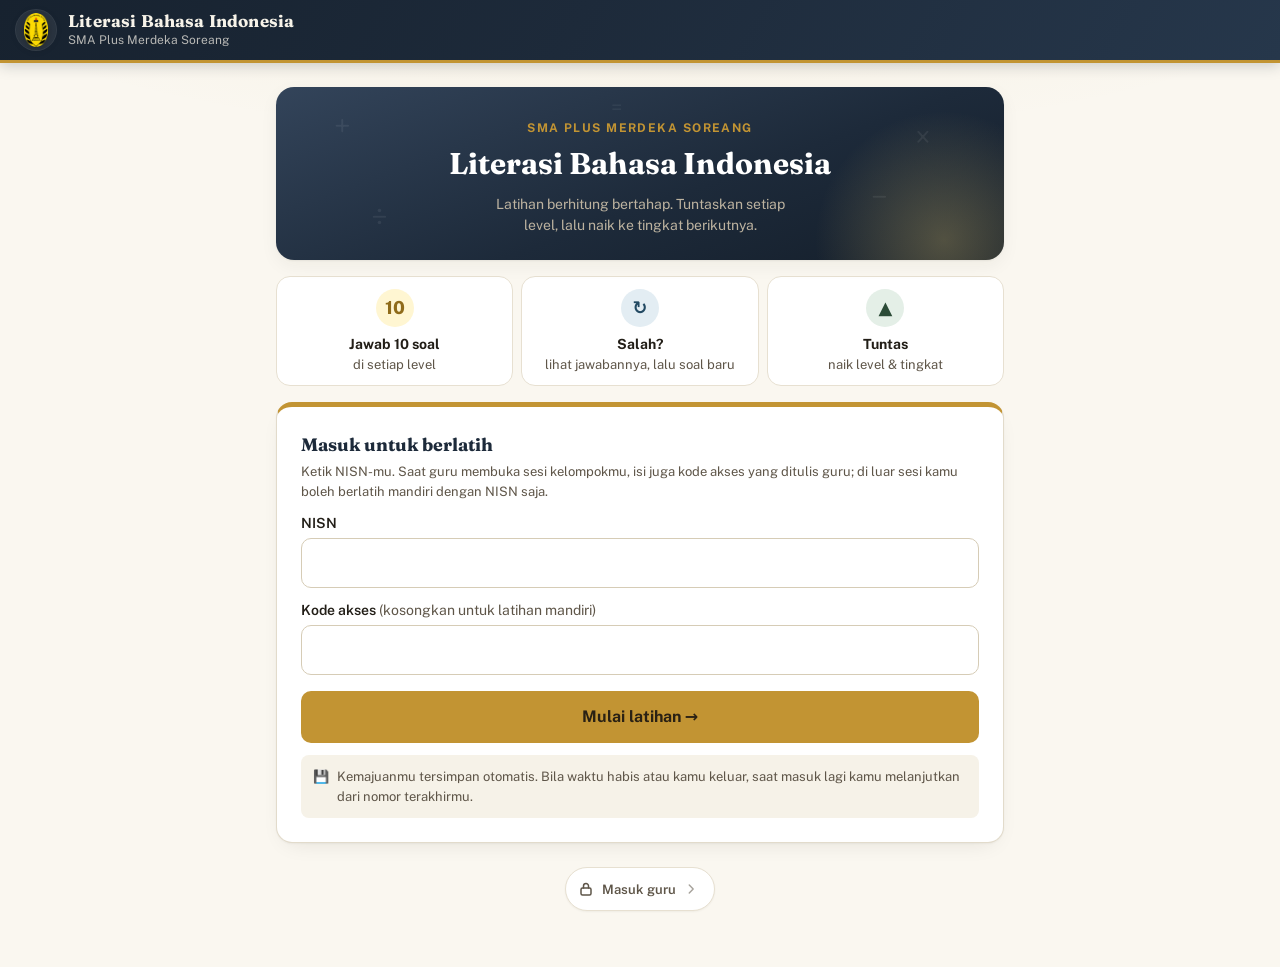
<file: index.html>
<!DOCTYPE html>
<html lang="id">
<head>
<meta charset="utf-8">
<meta name="viewport" content="width=device-width, initial-scale=1">
<title>Literasi Bahasa Indonesia — SMA Plus Merdeka Soreang</title>
<!-- Pratinjau tautan (WhatsApp dll.): judul seragam "Aplikasi · Halaman — Sekolah" -->
<meta name="description" content="Latihan Bahasa Indonesia bertahap untuk TKA dan UTBK: membaca, kebahasaan, dan penalaran.">
<meta property="og:type" content="website">
<meta property="og:site_name" content="SMA Plus Merdeka Soreang">
<meta property="og:locale" content="id_ID">
<meta property="og:title" content="Literasi Bahasa Indonesia — SMA Plus Merdeka Soreang">
<meta property="og:description" content="Latihan Bahasa Indonesia bertahap untuk TKA dan UTBK: membaca, kebahasaan, dan penalaran.">
<meta property="og:image" content="https://smapmerdekasoreang99-star.github.io/literasi_indonesia/assets/pratinjau.jpg?v=3">
<meta property="og:image:type" content="image/jpeg">
<meta property="og:image:width" content="100">
<meta property="og:image:height" content="100">
<meta property="og:image:alt" content="Logo SMA Plus Merdeka Soreang">
<!-- /pratinjau -->
<link rel="stylesheet" href="assets/dasar.css?v=1">
<link rel="stylesheet" href="assets/literasi.css?v=1">
<script src="config.js?v=1"></script>
<style>
/* ---- Masuk ---- */
.sambut { position: relative; overflow: hidden; text-align: center; color: var(--tinta-terang); border-radius: 18px; margin: var(--j3) 0 var(--j4);
  padding: var(--j6) var(--j5) var(--j5); background: linear-gradient(160deg, var(--gelap-2) 0%, var(--gelap) 58%, #141E2A 100%); box-shadow: var(--bayang-2); }
.sambut::before { content: ""; position: absolute; width: 260px; height: 260px; right: -70px; bottom: -110px; border-radius: 50%;
  background: radial-gradient(circle, rgba(220,192,110,.30), rgba(220,192,110,0) 70%); }
.sambut .simbol { position: absolute; inset: 0; pointer-events: none; font: 700 30px/1 "Fraunces", Georgia, serif; color: rgba(255,255,255,.07); }
.sambut .simbol span { position: absolute; }
.sambut .sek { position: relative; color: var(--emas); font-weight: 700; font-size: var(--h-xs); letter-spacing: .12em; text-transform: uppercase; }
.sambut h1 { position: relative; color: #fff; font-size: 30px; margin: var(--j1) 0 var(--j2); }
.sambut p { position: relative; color: var(--tinta-terang-2); font-size: var(--h-m); margin: 0 auto; max-width: 34ch; }

.langkah { list-style: none; padding: 0; margin: 0 0 var(--j4); display: grid; grid-template-columns: repeat(3, 1fr); gap: var(--j2); }
.langkah li { background: var(--kertas-2); border: 1px solid var(--garis); border-radius: var(--r3); padding: var(--j3) var(--j2); text-align: center;
  font-size: var(--h-s); line-height: 1.35; color: var(--tinta-2); }
.langkah .ik { width: 38px; height: 38px; border-radius: 50%; margin: 0 auto var(--j2); display: flex; align-items: center; justify-content: center;
  font-size: 18px; font-weight: 800; background: var(--emas-muda); color: var(--emas-teks); }
.langkah li:nth-child(2) .ik { background: var(--sakit-muda); color: var(--sakit-tua); }
.langkah li:nth-child(3) .ik { background: var(--hadir-muda); color: var(--hadir-tua); }
.langkah strong { display: block; color: var(--tinta); font-size: var(--h-m); margin-bottom: 2px; }

.kartu.form { border-top: 5px solid var(--emas); padding-top: var(--j5); }
.kartu.form h2 { margin-bottom: var(--j1); }
.bantu { font-size: var(--h-xs); color: var(--tinta-3); margin-top: var(--j1); }
.tombol-masuk { width: 100%; font-size: var(--h-b); min-height: 52px; margin-top: var(--j4); }
.catatan-simpan { display: flex; gap: var(--j2); align-items: flex-start; background: var(--kertas-3); border-radius: var(--r1); padding: var(--j3);
  margin-top: var(--j3); font-size: var(--h-s); color: var(--tinta-2); }
.kaki { text-align: center; font-size: var(--h-xs); color: var(--tinta-3); margin: var(--j5) 0 var(--j2); }
.kaki { display: flex; flex-direction: column; align-items: center; gap: var(--j3); }
/* Pintu masuk staf (sama dengan Tryout): sengaja sekunder supaya tidak bersaing dengan tombol "Mulai latihan" */
.staf-link { display: inline-flex; align-items: center; gap: var(--j2); padding: var(--j2) var(--j4) var(--j2) var(--j3); min-height: var(--sentuh);
  border: 1px solid var(--garis); border-radius: var(--r-bulat); background: var(--kertas-2); color: var(--tinta-2);
  font-size: var(--h-s); font-weight: 600; letter-spacing: .01em; text-decoration: none; box-shadow: var(--bayang-1);
  transition: border-color .15s, color .15s, background-color .15s; }
.staf-link .ik { width: var(--h-b); height: var(--h-b); flex: none; }
.staf-link .pnh { width: var(--h-m); height: var(--h-m); flex: none; opacity: .55; transition: transform .15s, opacity .15s; }
.staf-link:hover { border-color: var(--gelap); color: var(--gelap); background: var(--kertas-3); }
.staf-link:hover .pnh { opacity: 1; transform: translateX(2px); }
.staf-link:focus-visible { outline: 2px solid var(--emas); outline-offset: 2px; }
@media (prefers-reduced-motion: reduce) { .staf-link, .staf-link .pnh { transition: none; } .staf-link:hover .pnh { transform: none; } }

/* ---- Posisi ---- */
.posisi-kartu { padding: 0; overflow: hidden; }
.posisi-atas { background: linear-gradient(160deg, var(--gelap-2), var(--gelap)); color: var(--tinta-terang); padding: var(--j4); }
.posisi-atas .baris-atas { display: flex; justify-content: space-between; align-items: center; gap: var(--j2); font-size: var(--h-xs); color: var(--tinta-terang-2); }
.posisi-atas .modul { color: var(--emas); font-weight: 700; letter-spacing: .06em; text-transform: uppercase; }
.posisi-atas .tk { font-family: "Fraunces", Georgia, serif; font-size: 23px; font-weight: 700; color: #fff; margin: var(--j1) 0 0; line-height: 1.2; }
.posisi-atas .lv { font-size: var(--h-m); color: var(--tinta-terang); margin-top: 2px; }
.posisi-atas .lv b { color: var(--emas); }
.maju-total { display: flex; align-items: center; gap: var(--j2); margin-top: var(--j3); font-size: var(--h-xs); color: var(--tinta-terang-2); }
.maju-total .batang { flex: 1; background: rgba(255,255,255,.14); height: 6px; }
.maju-total .batang > i { background: var(--emas); }
.posisi-bawah { padding: var(--j3) var(--j4) var(--j4); }
.label-kecil { font-size: var(--h-xs); color: var(--tinta-2); font-weight: 600; text-transform: uppercase; letter-spacing: .05em; }
.titik { display: flex; gap: 6px; flex-wrap: wrap; margin: var(--j2) 0 var(--j3); }
.titik i { width: 26px; height: 26px; border-radius: 50%; border: 2px solid var(--garis-2); background: var(--kertas-2);
  display: inline-flex; align-items: center; justify-content: center; font-style: normal; font-size: 11px; font-weight: 700; color: var(--tinta-3); }
.titik i.ok { background: var(--hadir); border-color: var(--hadir); color: #fff; }
.titik i.x { background: var(--absen-muda); border-color: var(--absen); color: var(--absen-tua); }
.titik i.kini { border-color: var(--emas-tua); background: var(--emas-muda); color: var(--emas-teks); transform: scale(1.12); }
.kesempatan { display: flex; align-items: center; gap: var(--j2); flex-wrap: wrap; font-size: var(--h-s); color: var(--tinta-2); }
.kesempatan .hati { display: inline-flex; gap: 4px; }
.kesempatan .hati i { width: 14px; height: 14px; border-radius: 50%; background: var(--hadir); display: inline-block; }
.kesempatan .hati i.pakai { background: var(--garis-2); }
.kesempatan.habis .hati i { background: var(--absen); }

/* ---- Soal ---- */
.soal-kartu { text-align: center; padding: var(--j5) var(--j4) var(--j4); }
.soal-no { display: inline-block; font-size: var(--h-xs); font-weight: 700; color: var(--emas-teks); background: var(--emas-muda);
  padding: 3px var(--j3); border-radius: var(--r-bulat); letter-spacing: .04em; }
.soal-teks { font-size: clamp(30px, 8.5vw, 46px); font-weight: 700; color: var(--tinta); margin: var(--j4) 0; line-height: 1.3; word-break: break-word; font-variant-numeric: tabular-nums; }
.soal-teks .op { color: var(--emas-teks); margin: 0 .18em; }
.waktu-soal { height: 6px; background: var(--kertas-3); border-radius: var(--r-bulat); overflow: hidden; margin: 0 auto var(--j3); max-width: 320px; }
.waktu-soal > i { display: block; height: 100%; background: var(--emas); transition: width 1s linear; }
.waktu-soal.hampir > i { background: var(--absen); }

.jawab { display: flex; align-items: center; justify-content: center; gap: var(--j2); font-size: 34px; font-weight: 700; padding: var(--j3);
  background: var(--kertas-3); border-radius: var(--r3); }
.kotak { min-width: 2.6em; min-height: 1.5em; padding: 0 .3em; border: 2px solid var(--garis-2); border-radius: var(--r2); background: #fff;
  display: inline-flex; align-items: center; justify-content: center; cursor: text; font-variant-numeric: tabular-nums; transition: border-color .12s, box-shadow .12s; }
.kotak.fokus { border-color: var(--gelap); box-shadow: 0 0 0 4px var(--emas-muda); }
.kotak.kecil { font-size: 26px; min-width: 2.2em; min-height: 1.4em; }
.kotak:empty::after { content: "\00a0"; }
/* Petunjuk samar di kotak pecahan yang masih kosong (bulat / pembilang / penyebut) */
.kotak[data-ph]:empty::after { content: attr(data-ph); font-size: 11px; font-weight: 600; color: var(--tinta-3); letter-spacing: .02em; }
/* Pilihan bentuk jawaban untuk soal desimal (MD11) */
.bentuk-pilih { display: inline-flex; gap: 2px; padding: 3px; margin: 0 auto var(--j3); background: var(--kertas-3); border: 1px solid var(--garis);
  border-radius: var(--r-bulat); }
.bentuk-pilih button { min-height: 34px; padding: var(--j1) var(--j4); font-size: var(--h-m); font-weight: 700; border-radius: var(--r-bulat);
  background: transparent; color: var(--tinta-2); }
.bentuk-pilih button:hover { background: #fff; color: var(--gelap); }
.bentuk-pilih button[aria-checked="true"] { background: var(--gelap); color: var(--tinta-terang); box-shadow: var(--bayang-1); }
.persen-tanda { font-size: 34px; font-weight: 800; color: var(--tinta); margin-left: 4px; }
/* Kesetaraan setelah jawaban benar: 3/4 = 0,75 = 75% */
.setara-info { display: flex; width: fit-content; max-width: 100%; align-items: center; gap: var(--j2); flex-wrap: wrap; justify-content: center; margin: var(--j3) auto 0;
  padding: var(--j2) var(--j4); border-radius: var(--r-bulat); background: var(--hadir-muda); color: var(--hadir-tua); font-size: var(--h-n); font-weight: 600; }
.setara-info .pc-f { font-size: .8em; }
.setara-kunci { display: block; margin-top: var(--j1); font-size: var(--h-s); font-weight: 600; color: var(--tinta-2); }
.susun { display: inline-flex; flex-direction: column; align-items: center; gap: 4px; }
.susun .garis-pc { width: 100%; height: 3px; background: var(--tinta); border-radius: 2px; }
.neg-tanda { color: var(--tinta); }
.petunjuk-pc { font-size: var(--h-xs); color: var(--tinta-2); margin-top: var(--j2); }
/* Pembagian bersisa: [hasil bagi] sisa [sisa], label kecil di bawah tiap kotak */
.isi-lbl { display: inline-flex; flex-direction: column; align-items: center; gap: 2px; }
.isi-lbl small { font-size: var(--h-xs); font-weight: 600; color: var(--tinta-2); letter-spacing: .02em; }
.kata-sisa { font-size: 22px; color: var(--emas-teks); align-self: flex-start; margin-top: .35em; }

/* ---- Latihan mandiri ---- */
.mandiri-kartu { border-left: 4px solid var(--sakit); padding: var(--j3) var(--j4); }
.mandiri-kartu summary { cursor: pointer; display: flex; align-items: center; gap: var(--j2); flex-wrap: wrap; list-style: none; }
.mandiri-kartu summary::-webkit-details-marker { display: none; }
.mk-judul { font-weight: 800; color: var(--gelap); }
.mk-isi { display: grid; grid-template-columns: minmax(0, 1fr); gap: var(--j3); margin-top: var(--j3); }   /* minmax: opsi panjang tidak melebarkan kartu di HP */
.mk-baris { display: flex; flex-wrap: wrap; align-items: center; gap: var(--j2); }
.mk-baris select { width: auto; min-width: 0; max-width: 100%; flex: 1 1 140px; padding: var(--j2); font-size: var(--h-m); }
.mk-label { font-size: var(--h-xs); font-weight: 700; color: var(--tinta-2); text-transform: uppercase; letter-spacing: .05em; }
.mk-saran { display: flex; flex-wrap: wrap; align-items: center; justify-content: space-between; gap: var(--j2); padding: var(--j2) var(--j3); border-radius: var(--r1); background: var(--emas-muda); font-size: var(--h-s); }

/* ---- Tirai keluar halaman / kunci ---- */
.tirai { position: fixed; inset: 0; z-index: var(--lapis-tirai); background: rgba(29,42,58,.72); display: flex; align-items: center; justify-content: center; padding: var(--j4); }
.tirai .kotak-tirai { background: var(--kertas-2); border-radius: var(--r3); box-shadow: var(--bayang-2); max-width: 420px; width: 100%; padding: var(--j5); border-top: 5px solid var(--emas); }
.tirai.kunci .kotak-tirai { border-top-color: var(--absen); }
.tirai h2 { margin: var(--j2) 0; }
.tirai .ikon-tirai { width: 44px; height: 44px; border-radius: 50%; display: flex; align-items: center; justify-content: center; font-size: 22px; background: var(--emas-muda); }
.tirai.kunci .ikon-tirai { background: var(--absen-muda); }
.tirai button { width: 100%; margin-top: var(--j3); }
.tirai .tautan { background: none; color: var(--tinta-2); font-weight: 600; font-size: var(--h-s); min-height: 0; padding: var(--j2); text-decoration: underline; }
.tirai .tautan:hover { background: none; color: var(--gelap); }

/* ---- Papan angka ---- */
.papan { display: grid; grid-template-columns: repeat(4, 1fr); gap: var(--j2); max-width: 420px; margin: var(--j4) auto 0; }
.papan button { font-size: 22px; min-height: 56px; background: #fff; color: var(--tinta); border: 1px solid var(--garis-2); border-bottom-width: 3px;
  border-radius: var(--r2); transition: transform .06s, background .1s; }
.papan button:hover { background: var(--kertas-3); color: var(--tinta); }
.papan button:active { transform: translateY(2px); border-bottom-width: 1px; }
.papan button.fn { font-size: var(--h-n); background: var(--kertas-3); color: var(--tinta-2); }
.papan button.kirim { background: var(--utama); color: var(--utama-teks); border-color: var(--utama-tua); grid-column: span 2; }
.papan button.kirim:hover { background: var(--utama-tua); color: #fff; }
.papan button.lebar { grid-column: span 2; }
.papan .kosong { visibility: hidden; }
.uji-pita { margin: var(--j3) 0 0; padding: var(--j2) var(--j4); border-radius: var(--r2); background: var(--sakit-muda); color: var(--sakit-tua);
  border: 1px dashed var(--sakit); font-size: var(--h-s); text-align: center; }
.soal-teks.soal-kecil { font-size: clamp(22px, 6.2vw, 34px); }
.soal-teks.soal-baca { font-size: var(--h-b); font-weight: 500; margin: var(--j3) 0 var(--j4); }
.satuan-jawab { font-size: 22px; font-weight: 700; color: var(--tinta-2); margin: 0 6px; }
.jawab.jawab-opsi { display: block; background: transparent; padding: 0; }
.opsi-daftar { display: grid; gap: var(--j2); text-align: left; }
.opsi-daftar-gambar { grid-template-columns: repeat(auto-fill, minmax(140px, 1fr)); }
.opsi { display: flex; gap: var(--j3); align-items: flex-start; width: 100%; text-align: left; font-size: var(--h-n); font-weight: 500; line-height: 1.45;
  background: #fff; color: var(--tinta); border: 1.5px solid var(--garis-2); border-radius: var(--r2); padding: var(--j3) var(--j4); min-height: 0; }
.opsi:hover { background: var(--kertas-3); color: var(--tinta); border-color: var(--gelap); }
.opsi b { flex: none; width: 28px; height: 28px; border-radius: 50%; display: inline-flex; align-items: center; justify-content: center;
  background: var(--kertas-3); color: var(--gelap); font-size: var(--h-m); }
.opsi[aria-checked="true"] { border-color: var(--gelap); background: var(--emas-kabut); box-shadow: inset 0 0 0 1px var(--gelap); }
.opsi[aria-checked="true"] b { background: var(--gelap); color: var(--tinta-terang); }
.papan button.kirim.penuh { grid-column: 1 / -1; }
.urut-judul { text-align: center; font-size: var(--h-judul-s); }
.urut-wadah { display: grid; gap: var(--j4); }
.urut-hasil { display: flex; flex-wrap: wrap; align-items: center; justify-content: center; gap: var(--j1); padding: var(--j3); min-height: 70px;
  background: var(--kertas-3); border-radius: var(--r3); font-size: 22px; font-weight: 700; }
.urut-kosong { width: 54px; height: 44px; border: 2px dashed var(--garis-2); border-radius: var(--r2); background: #fff; }
.urut-isi { min-height: 44px; padding: var(--j1) var(--j3); font-size: 22px; background: #fff; color: var(--tinta); border: 2px solid var(--gelap); border-radius: var(--r2); }
.urut-isi:hover { background: var(--absen-muda); color: var(--tinta); }
.urut-panah { color: var(--emas-teks); font-weight: 800; }
.urut-pilih { display: flex; flex-wrap: wrap; justify-content: center; gap: var(--j2); font-size: 24px; }
.urut-chip { min-height: 56px; min-width: 72px; padding: var(--j2) var(--j4); font-size: 24px; background: #fff; color: var(--tinta);
  border: 1.5px solid var(--garis-2); border-bottom-width: 3px; border-radius: var(--r2); }
.urut-chip:hover { background: var(--emas-kabut); color: var(--tinta); border-color: var(--gelap); }
.urut-isi .pc-f, .urut-chip .pc-f { font-size: .75em; }
.pangkat-wadah { display: inline-flex; align-items: center; align-self: flex-start; margin-top: -.2em; }
.kotak.pangkat { font-size: 20px; min-width: 1.8em; }
.neg-tanda.kecil { font-size: 20px; }
.isi-var { display: inline-flex; align-items: center; gap: var(--j1); margin: 0 var(--j2); }
.papan button.tanda { font-size: 24px; font-weight: 800; color: var(--gelap); }
.papan button.pindah { font-size: var(--h-m); font-weight: 700; color: var(--gelap); line-height: 1.15; }
.kotak.lebar-isi { min-width: 5.5em; justify-content: flex-end; padding: 0 .4em; }

/* ---- Umpan balik ---- */
.benar-kilat { position: fixed; left: 50%; top: 40%; transform: translate(-50%, -50%) scale(.9); background: var(--hadir); color: #fff;
  padding: var(--j4) var(--j6); border-radius: var(--r3); font-size: var(--h-judul); font-weight: 800; z-index: var(--lapis-pesan);
  opacity: 0; pointer-events: none; transition: opacity .15s, transform .15s; box-shadow: var(--bayang-2); }
.benar-kilat.show { opacity: 1; transform: translate(-50%, -50%) scale(1); }
.salah-kartu { border-top: 5px solid var(--absen); }
.judul-umpan { display: flex; align-items: center; gap: var(--j2); }
.judul-umpan .ik { width: 32px; height: 32px; border-radius: 50%; background: var(--absen-muda); color: var(--absen-tua);
  display: inline-flex; align-items: center; justify-content: center; font-weight: 800; }
.salah-kartu h2 { color: var(--absen-tua); margin: 0; }
.salah-baris { display: grid; grid-template-columns: auto 1fr; gap: var(--j3) var(--j4); align-items: center; font-size: 22px; margin: var(--j4) 0; }
.salah-baris .lbl { font-size: var(--h-s); color: var(--tinta-2); }
.salah-baris .kunci { color: var(--hadir-tua); font-weight: 800; font-size: 28px; background: var(--hadir-muda); border-radius: var(--r1); padding: 2px var(--j3); justify-self: start; }
.salah-baris .coret { text-decoration: line-through; text-decoration-color: var(--absen); color: var(--absen-tua); }
.saran { display: flex; gap: var(--j2); background: var(--emas-kabut); border: 1px solid var(--emas-muda); border-radius: var(--r1); padding: var(--j3);
  font-size: var(--h-m); margin: var(--j3) 0; }
.saran::before { content: "💡"; }

.rayakan { text-align: center; border-top: 5px solid var(--emas); background: linear-gradient(180deg, var(--emas-kabut), #fff 70%); padding: var(--j6) var(--j4); }
.rayakan .besar { font-size: 52px; line-height: 1; }
.rayakan h2 { font-size: 24px; margin-top: var(--j3); }
.rayakan button { min-width: 180px; }

/* ---- Peta tingkat ---- */
details.peta summary { cursor: pointer; font-weight: 700; color: var(--gelap); list-style: none; display: flex; align-items: center; gap: var(--j2); }
details.peta summary::-webkit-details-marker { display: none; }
details.peta summary::before { content: "▸"; color: var(--emas-tua); transition: transform .15s; }
details.peta[open] summary::before { transform: rotate(90deg); }
.peta ol { list-style: none; padding: 0; margin: var(--j3) 0 0; }
.peta li { display: flex; align-items: center; gap: var(--j3); padding: var(--j2) 0; border-bottom: 1px solid var(--garis); font-size: var(--h-m); }
.peta li:last-child { border-bottom: 0; }
.peta li .st { width: 26px; height: 26px; border-radius: 50%; display: inline-flex; align-items: center; justify-content: center; font-size: 12px; font-weight: 700;
  background: var(--kertas-3); color: var(--tinta-3); flex: 0 0 auto; }
.peta li.tuntas .st { background: var(--hadir); color: #fff; }
.peta li.sekarang { font-weight: 700; }
.peta li.sekarang .st { background: var(--emas); color: var(--utama-teks); }
.peta li .nl { margin-left: auto; color: var(--tinta-2); font-size: var(--h-s); white-space: nowrap; }
</style>
<!-- Ikon aplikasi (tab browser & layar HP), 13 Okt 2026 -->
<link rel="manifest" href="manifest.webmanifest?v=2">
<link rel="icon" type="image/png" sizes="32x32" href="assets/ikon-32.png?v=2">
<link rel="icon" type="image/png" sizes="192x192" href="assets/ikon-192.png?v=2">
<link rel="apple-touch-icon" href="assets/apple-touch-icon.png?v=2">
<meta name="theme-color" content="#1D2A3A">
</head>
<body>
<header class="atas">
  <img src="assets/logo.png" alt="Logo SMA Plus Merdeka Soreang">
  <div class="isi"><div class="judul">Literasi Bahasa Indonesia</div><div class="sub" id="hd-sub">SMA Plus Merdeka Soreang</div></div>
  <div class="kanan"><span class="jam hidden" id="jam" title="Sisa waktu latihan" aria-label="Sisa waktu latihan">30:00</span><button id="btn-keluar" class="hidden">Keluar</button></div>
</header>

<main class="bungkus">
  <!-- Masuk -->
  <section id="v-masuk">
    <div class="sambut">
      <div class="simbol" aria-hidden="true"><span style="left:8%;top:14%">+</span><span style="right:10%;top:20%">×</span><span style="left:13%;bottom:16%">÷</span><span style="right:16%;bottom:28%">−</span><span style="left:46%;top:6%;font-size:20px">=</span></div>
      <div class="sek">SMA Plus Merdeka Soreang</div>
      <h1>Literasi Bahasa Indonesia</h1>
      <p>Latihan berhitung bertahap. Tuntaskan setiap level, lalu naik ke tingkat berikutnya.</p>
    </div>

    <ol class="langkah" aria-label="Cara berlatih">
      <li><span class="ik">10</span><strong>Jawab 10 soal</strong>di setiap level</li>
      <li><span class="ik">↻</span><strong>Salah?</strong>lihat jawabannya, lalu soal baru</li>
      <li><span class="ik">▲</span><strong>Tuntas</strong>naik level &amp; tingkat</li>
    </ol>

    <div class="kartu form">
      <div id="f-siswa">
      <h2>Masuk untuk berlatih</h2>
      <p class="redup kecil" style="margin-top:0">Ketik NISN-mu. Saat guru membuka sesi kelompokmu, isi juga kode akses yang ditulis guru; di luar sesi kamu boleh berlatih mandiri dengan NISN saja.</p>
      <label class="isian" for="nisn">NISN</label>
      <input type="text" id="nisn" inputmode="numeric" autocomplete="off">
      <!-- Kode sesi latihan: ditulis guru di papan saat sesi kelompok dibuka -->
      <div id="akses-isian">
        <label class="isian" for="akses">Kode akses <span class="redup" style="font-weight:400">(kosongkan untuk latihan mandiri)</span></label>
        <input type="text" id="akses" inputmode="numeric" autocomplete="off" style="text-transform:uppercase">
        <div class="hidden" id="akses-qr" style="color:var(--hadir-tua);margin-top:4px;font-size:var(--h-xs);font-weight:600">✓ Kode akses dari QR sudah terisi. Tinggal ketik NISN-mu.</div>
      </div>
      <div id="masuk-pesan" class="pesan buruk hidden" role="alert"></div>
      <button id="btn-masuk" class="tombol-masuk">Mulai latihan →</button>
      <div class="catatan-simpan"><span aria-hidden="true">💾</span><span>Kemajuanmu tersimpan otomatis. Bila waktu habis atau kamu keluar, saat masuk lagi kamu melanjutkan dari nomor terakhirmu.</span></div>
      </div>
      <!-- Guru masuk dengan PIN dari admin Literasi, lalu dibawa ke ruang guru -->
      <div id="f-guru" class="hidden">
        <h2>Masuk ruang guru</h2>
        <p class="redup kecil" style="margin-top:0">Gunakan PIN dari admin Literasi Bahasa Indonesia.</p>
        <label class="isian" for="pin-guru">PIN</label>
        <input type="password" id="pin-guru" data-lihat autocomplete="one-time-code" placeholder="Ketik PIN" spellcheck="false">
        <div id="guru-pesan" class="pesan buruk hidden" role="alert"></div>
        <button id="btn-guru" class="tombol-masuk">Masuk ruang guru →</button>
        <p class="kecil" style="text-align:center;margin:var(--j3) 0 0"><a href="#" id="lnk-siswa" style="color:var(--tinta-2)">‹ Kembali ke masuk siswa</a></p>
      </div>
    </div>
    <!-- Seperti Tryout: tautan kecil di bawah formulir siswa membuka formulir masuk guru -->
    <div class="kaki" id="kaki-guru"><a href="#" id="lnk-guru" class="staf-link"><svg class="ik" viewBox="0 0 16 16" aria-hidden="true"><rect x="3" y="7" width="10" height="7" rx="1.5" fill="none" stroke="currentColor" stroke-width="1.5"/><path d="M5.5 7V5a2.5 2.5 0 0 1 5 0v2" fill="none" stroke="currentColor" stroke-width="1.5" stroke-linecap="round"/></svg><span>Masuk guru</span><svg class="pnh" viewBox="0 0 16 16" aria-hidden="true"><path d="M6 3.5 10.5 8 6 12.5" fill="none" stroke="currentColor" stroke-width="1.6" stroke-linecap="round" stroke-linejoin="round"/></svg></a></div>
  </section>

  <!-- Latihan -->
  <section id="v-latih" class="hidden">
    <!-- Uji coba guru (dibuka dari tab Tahapan Level di halaman guru) -->
    <div class="uji-pita hidden" id="uji-pita" role="note"><b>Uji coba guru</b> · jawaban tidak masuk rekap siswa. Tutup tab ini bila selesai.</div>
    <!-- Latihan mandiri: siswa memilih materi, jumlah soal, dan tampil jawaban; saran guru bila ada -->
    <details class="kartu mandiri-kartu hidden" id="mandiri-kartu">
      <summary><span class="mk-judul">🏠 Latihan mandiri</span><span class="redup kecil" id="mk-ringkas"></span></summary>
      <div class="mk-isi">
        <div class="mk-saran hidden" id="mk-saran"></div>
        <div class="mk-baris"><span class="mk-label">Materi</span><select id="mk-tingkat" aria-label="Pilih tingkat"></select><select id="mk-level" aria-label="Pilih level"></select><button class="kecil" id="mk-pindah">Latih ini</button></div>
        <div class="mk-baris"><span class="mk-label">Soal per level</span><select id="mk-soal" aria-label="Jumlah soal per level"></select>
          <span class="mk-label">Jawaban benar saat salah</span><select id="mk-kunci" aria-label="Tampilkan jawaban benar"><option value="">ikut guru</option><option value="true">ditampilkan</option><option value="false">tidak ditampilkan</option></select></div>
        <p class="redup kecil" style="margin:0">Kemajuan latihan mandiri terpisah dari kemajuan resmi di sesi rombel. Pilih sendiri materi yang ingin dilatih.</p>
      </div>
    </details>
    <!-- Tinjau kesalahanku: soal yang salah di 5 sesi kelompok terakhir + pembahasan + coba soal serupa (19 Okt 2026) -->
    <details class="kartu tinjau-kartu hidden" id="tinjau-kartu">
      <summary><span class="mk-judul">📖 Tinjau kesalahanku</span><span class="redup kecil" id="tj-ringkas"></span></summary>
      <div class="tj-isi" id="tj-isi"></div>
    </details>
    <div class="kartu posisi-kartu">
      <div class="posisi-atas">
        <div class="baris-atas"><span class="modul" id="p-modul">TKA</span><span id="p-urut">Tingkat 1 dari 14</span></div>
        <div class="tk" id="p-tingkat">Penjumlahan Dasar</div>
        <div class="lv" id="p-level"></div>
        <div class="maju-total" title="Kemajuan di seluruh modul"><div class="batang"><i id="p-batang" style="width:0"></i></div><span id="p-ke">0 dari 105 level</span></div>
      </div>
      <div class="posisi-bawah">
        <div class="label-kecil">Soal di level ini</div>
        <div class="titik" id="p-titik" aria-label="Nomor soal di level ini"></div>
        <div class="kesempatan" id="p-salah"></div>
      </div>
    </div>

    <div class="coba-pita hidden" id="coba-pita" role="note"><span id="coba-teks"></span><button class="kecil garis" id="coba-batal">Kembali ke latihan</button></div>
    <div class="kartu soal-kartu" id="k-soal">
      <div class="soal-no" id="s-no">Soal nomor 1</div>
      <div class="setara-info hidden" id="s-setara" role="status"></div>
      <div class="soal-teks" id="s-teks" aria-live="polite"></div>
      <div class="waktu-soal hidden" id="s-waktu"><i></i></div>
      <div class="bentuk-pilih hidden" id="s-bentuk" role="radiogroup" aria-label="Bentuk jawaban"></div>
      <div class="jawab" id="s-jawab"></div>
      <div class="petunjuk-pc hidden" id="s-petunjuk">Ketuk kotak untuk memilih. Bilangan bulat boleh kosong. Tulis dalam bentuk paling sederhana.</div>
      <div class="papan" id="papan"></div>
    </div>

    <div class="kartu salah-kartu hidden" id="k-salah" role="alert">
      <div class="judul-umpan"><span class="ik" aria-hidden="true">✕</span><h2>Belum tepat</h2></div>
      <div class="salah-baris">
        <span class="lbl">Soal</span><span id="f-soal"></span>
        <span class="lbl">Jawabanmu</span><span id="f-jawab" class="coret"></span>
        <span class="lbl" id="f-kunci-lbl">Seharusnya</span><span id="f-kunci" class="kunci"></span>
      </div>
      <div class="saran hidden" id="f-saran"></div>
      <details class="bahas-lipat hidden" id="f-bahas"></details>
      <div class="pesan hidden" id="f-ulang"></div>
      <button id="btn-lanjut" style="width:100%">Lanjut ke soal pengganti →</button>
      <button class="garis hidden" id="btn-coba-kembali" style="width:100%;margin-top:var(--j2)">Kembali ke latihan</button>
    </div>

    <div class="kartu rayakan hidden" id="k-naik" role="alert">
      <div class="besar">🎉</div>
      <h2 id="n-judul">Level tuntas!</h2>
      <p id="n-isi"></p>
      <button id="btn-naik">Lanjut</button>
    </div>

    <details class="kartu peta" id="peta">
      <summary>Peta tingkat <span class="redup kecil" id="peta-ringkas"></span></summary>
      <div class="batang" style="margin-top:var(--j3)"><i id="peta-batang" style="width:0"></i></div>
      <ol id="peta-daftar"></ol>
    </details>
  </section>

  <!-- Waktu habis / selesai -->
  <section id="v-akhir" class="hidden">
    <div class="kartu rayakan">
      <div class="besar" id="a-ikon">⏰</div>
      <h2 id="a-judul">Waktu latihan habis</h2>
      <p id="a-isi"></p>
      <button id="btn-lagi">Masuk lagi</button>
    </div>
  </section>
</main>
<!-- Peringatan keluar halaman / latihan dikunci (Pengaturan → Halaman Latihan) -->
<div class="tirai hidden" id="tirai" role="alertdialog" aria-modal="true" aria-labelledby="t-judul">
  <div class="kotak-tirai">
    <div class="ikon-tirai" id="t-ikon" aria-hidden="true">⚠</div>
    <h2 id="t-judul"></h2>
    <p id="t-isi"></p>
    <div id="t-aksi"></div>
  </div>
</div>
<div class="benar-kilat" id="kilat" aria-hidden="true">Benar ✓</div>
<div class="toast" id="toast" role="status"></div>

<script src="assets/umum.js?v=1"></script>
<script src="assets/bahas.js?v=2"></script>
<script>window.MTD_SIAP = false;</script>
<script>
"use strict";
const KUNCI_SESI = "lit_token", KUNCI_NISN = "lit_nisn";
/* Penanda perangkat (10 Nov 2026): id acak yang diingat browser ini + ciri singkat HP/browser. Dikirim saat masuk supaya
   server bisa membedakan "masuk ulang di HP yang sama" (mis. browser tertutup lalu dibuka lagi) dari NISN yang dipakai di
   perangkat lain. Bukan data pribadi: tidak memuat NISN, dan sama untuk siapa pun yang memakai browser ini. */
const PERANGKAT = (() => {
  const acak = () => { try { return [...crypto.getRandomValues(new Uint8Array(8))].map((b) => b.toString(16).padStart(2, "0")).join(""); } catch (e) { return Math.random().toString(16).slice(2, 18); } };
  let id = null;
  try { id = localStorage.getItem("lit_perangkat"); if (!/^[0-9a-f]{8,32}$/.test(id || "")) { id = acak(); localStorage.setItem("lit_perangkat", id); } } catch (e) { id = acak(); }
  const ua = navigator.userAgent || "";
  const os = /Android\s*([\d.]+)?/.test(ua) ? "Android " + (ua.match(/Android\s*(\d+)/) || [, ""])[1] : /iPhone|iPad|iPod/.test(ua) ? "iOS" : /Windows/.test(ua) ? "Windows" : /Mac OS X/.test(ua) ? "Mac" : /Linux/.test(ua) ? "Linux" : "Lainnya";
  const br = /SamsungBrowser/.test(ua) ? "Samsung Internet" : /EdgA?\//.test(ua) ? "Edge" : /OPR\/|Opera/.test(ua) ? "Opera" : /Firefox\/|FxiOS/.test(ua) ? "Firefox" : /CriOS|Chrome\//.test(ua) ? "Chrome" : /Safari\//.test(ua) ? "Safari" : "Browser lain";
  return (id + "|" + os.trim() + " · " + br).slice(0, 120);
})();
let S = null;                 // paket terakhir dari server
let A = null;                 // isian jawaban
// Mode "Lanjut nomor berikutnya": nomor yang dijawab salah di level ini (hanya untuk titik kemajuan; hilang bila halaman dimuat ulang)
const lanjutMode = () => S && S.atur && S.atur.bila_salah === "lanjut";
let salahNo = new Set(), naikTertunda = null;
let CB = null;                // "Coba soal serupa" dari Tinjau kesalahanku: {id, soal, x}; null = latihan biasa
const soalKini = () => CB ? CB.soal : S.soal;
let sibuk = false, akhirSesi = 0, akhirSoal = 0, jamTimer = null, menungguLanjut = false, menungguNaik = false;

/* ----------------------------------------------------------- tampilan */
function tampil(v) { ["v-masuk", "v-latih", "v-akhir"].forEach((x) => $(x).classList.toggle("hidden", x !== v)); }

function isiPosisi() {
  const p = S.posisi, nb = S.atur.n_benar, bs = S.atur.batas_salah;
  const peta = S.peta || [], ke = peta.findIndex((x) => x.status === "sekarang");
  // Tahapan khusus: label tahapan dan "Langkah x dari y" menggantikan MD dan nomor tingkat
  $("p-modul").textContent = S.jalur ? `Tahapan · ${S.jalur.nama}` : p.modul ? labelModul(p.modul) : "Literasi Bahasa Indonesia";
  $("p-urut").textContent = ke >= 0 ? `${S.jalur ? "Langkah" : "Tingkat"} ${ke + 1} dari ${peta.length}` : "";
  $("p-tingkat").textContent = p.nama;
  $("p-level").innerHTML = `<b>Level ${p.level}</b> dari ${p.n_level}${p.ket ? " · " + esc(p.ket) : ""}`;
  $("p-batang").style.width = (100 * S.ringkas.lewat / Math.max(1, S.ringkas.total)) + "%";
  $("p-ke").textContent = `Posisi ${S.ringkas.lewat} dari ${S.ringkas.total} level`;
  let t = "";
  for (let i = 1; i <= nb; i++) t += i < S.nomor && salahNo.has(i) ? '<i class="x">✕</i>' : `<i class="${i < S.nomor ? "ok" : i === S.nomor ? "kini" : ""}">${i < S.nomor ? "✓" : i}</i>`;
  $("p-titik").innerHTML = t;
  // Sisa kesempatan salah sebagai bulatan: lebih cepat dipahami daripada kalimat.
  const ks = $("p-salah");
  if (bs > 0) {
    const sisa = Math.max(0, bs - S.salah);
    let h = "";
    for (let i = 0; i < bs; i++) h += `<i class="${i < sisa ? "" : "pakai"}"></i>`;
    ks.className = "kesempatan" + (sisa === 0 ? " habis" : "");
    ks.innerHTML = `<span class="label-kecil">Kesempatan salah</span><span class="hati" aria-hidden="true">${h}</span>` +
      `<span>${sisa === 0 ? "Habis. Salah sekali lagi, level diulang dari nomor 1." : `sisa ${sisa} dari ${bs}`}</span>`;
  } else {
    ks.className = "kesempatan";
    ks.innerHTML = S.salah ? `<span>Salah di level ini: <b>${S.salah}</b></span>` : "";
  }
  $("hd-sub").textContent = [S.nama, S.kelompok || S.kelas, S.uji ? "" : S.mode === "mandiri" ? "Latihan mandiri" : "Sesi rombel"].filter(Boolean).join(" · ");
  // peta
  $("peta-ringkas").textContent = `· posisi ${S.ringkas.lewat} dari ${S.ringkas.total} level`;
  $("peta-batang").style.width = (100 * S.ringkas.lewat / Math.max(1, S.ringkas.total)) + "%";
  $("peta-daftar").innerHTML = peta.map((x, i) =>
    `<li class="${x.status}"><span class="st">${x.status === "tuntas" ? "✓" : i + 1}</span>` +
    `<span>${esc(x.nama)}</span><span class="nl">${x.status === "sekarang" ? `level ${S.posisi.level}/` : ""}${x.n_level} level</span></li>`).join("");
}

/* Bentuk jawaban soal desimal yang terakhir dipilih siswa (diingat di perangkat ini). */
let BENTUK_DS = (() => { try { return localStorage.getItem("lit_bentuk") || "des"; } catch (e) { return "des"; } })();
const PETUNJUK_DS = {
  des: "Tulis desimal, mis. 0,75. Pakai tombol , untuk koma.",
  pec: "Isi bilangan bulat (boleh kosong), pembilang, lalu penyebut.",
  pers: "Tulis angka persennya saja, mis. 75 untuk 75%.",
};
function isiPetunjuk() {
  $("s-petunjuk").textContent = A.isian
    ? (A.m === "pec" ? "Isi pembilang, tekan Pindah, lalu isi penyebut. Tulis dalam bentuk paling sederhana." : "Tulis jawabannya dengan angka. Pakai tombol , untuk koma.")
    : A.ss
    ? "Isi hasil bagi, lalu ketuk kotak sisa (atau tombol Pindah). Sisa harus lebih kecil dari pembagi."
    : A.ds
    ? (A.boleh.length > 1 ? "Boleh dijawab dalam bentuk mana pun yang senilai. " : "") + PETUNJUK_DS[A.m]
    : A.hl
    ? "Tulis bilangan yang hilang (pengganti kotak). Tekan ± bila jawabannya negatif."
    : A.pv
    ? `Tulis nilai ${A.pv}. Tekan ± bila jawabannya negatif.`
    : A.ur
    ? "Ketuk bilangan satu per satu sesuai urutan. Ketuk lagi bilangan di baris atas untuk membatalkannya."
    : A.nt
    ? "Tulis dalam notasi baku a × 10ⁿ dengan 1 ≤ a < 10. Isi a, lalu Pindah untuk mengisi pangkat (± bila negatif)."
    : A.pl
    ? (A.multi ? "Ketuk semua pilihan yang benar (bisa lebih dari satu), lalu tekan Jawab." : "Ketuk satu pilihan yang paling tepat, lalu tekan Jawab.")
    : A.bs
    ? "Tentukan Benar atau Salah untuk setiap pernyataan, lalu tekan Jawab."
    : A.ct
    ? "Tulis jawabannya dengan angka saja, tanpa titik."
    : A.mb && A.pola
    ? "Isi bilangan pengganti setiap kotak, berurutan dari kiri. Tekan ± bila negatif."
    : A.mb
    ? "Isi nilai x dan y. Ketuk kotak atau tombol Pindah untuk berpindah; ± untuk negatif."
    : "Isi bilangan bulat (boleh kosong), pembilang, lalu penyebut. Tulis dalam bentuk paling sederhana.";
  $("s-petunjuk").classList.toggle("hidden", !A.pc && !A.ss && !A.ds && !A.hl && !A.pv && !A.mb && !A.pl && !A.bs && !A.ct && !A.ur && !A.nt);
}

function isiSoal() {
  const s = soalKini();
  $("s-no").textContent = CB ? "Coba soal serupa" : `Soal nomor ${S.nomor} dari ${S.atur.n_benar}`;
  // Soal yang sudah memuat "=" atau berupa sistem/pola tidak ditambah "= …"
  // Soal yang sudah memuat "=" atau berupa sistem/pola/cerita/pilihan tidak ditambah "= …"
  const tanpaSama = ["hilang", "persamaan", "spldv", "pola", "cerita", "pilihan", "urut", "bank"].includes(s.bentuk);
  const bk = s.bentuk === "bank" ? uraiBank(s.teks) : null;
  $("s-teks").innerHTML = bk ? bankSoalHtml(bk) : s.bentuk === "urut"
    ? `<span class="cerita-tanya urut-judul">Urutkan dari yang <u>${esc(uraiUrut(s.teks).arah)}</u></span>`
    : s.bentuk === "pilihan"
    ? (() => { const u = uraiPilihan(s.teks); return `<span class="cerita">${esc(u.premis)}</span><span class="cerita-tanya">${esc(u.tanya)}</span>`; })()
    : tanpaSama ? soalHtml(s.teks) : soalHtml(s.teks) + ' <span class="op">=</span> …';
  $("s-teks").classList.toggle("soal-kecil", ["spldv", "pola", "persamaan"].includes(s.bentuk));
  $("s-teks").classList.toggle("soal-baca", ["cerita", "pilihan", "bank"].includes(s.bentuk));
  A = bk ? (bk.j === "bs" ? { bs: true, items: bk.p, vals: bk.p.map(() => "") }
          : bk.j === "isian" ? { ds: true, isian: true, boleh: ["des"], m: "des", neg: false, v: "", w: "", n: "", d: "", f: "n" }
          : bk.j === "pecahan" ? { ds: true, isian: true, boleh: ["pec"], m: "pec", neg: false, v: "", w: "", n: "", d: "", f: "n" }
          : { pl: true, multi: bk.j === "kompleks", v: "", opsi: bk.o })
    : s.bentuk === "pecahan" ? { pc: true, neg: false, w: "", n: "", d: "", f: "n" }
    : s.bentuk === "sisa" ? { ss: true, neg: false, q: "", r: "", f: "q" }
    : s.bentuk === "desimal" ? (() => {
        // Pilihan bentuk jawaban mengikuti soal: pecahan bila ada pecahan/pangkat negatif, persen bila ada persen.
        const boleh = ["des"].concat(/[/⁻]/.test(s.teks) ? ["pec"] : [], /%/.test(s.teks) ? ["pers"] : []);
        return { ds: true, boleh, m: boleh.includes(BENTUK_DS) ? BENTUK_DS : "des", neg: false, v: "", w: "", n: "", d: "", f: "n" };
      })()
    : s.bentuk === "pilihan" ? { pl: true, v: "", opsi: uraiPilihan(s.teks).opsi }
    : s.bentuk === "urut" ? { ur: true, items: uraiUrut(s.teks).items, urut: [] }
    : s.bentuk === "notasi" ? { nt: true, a: "", n: "", nneg: false, f: "a" }
    : s.bentuk === "cerita" ? (() => {
        // Satuan kotak jawaban dari kalimat pertanyaan (kalimat terakhir): persen, rupiah, atau tahun.
        const tanya = s.teks.replace(/^[\s\S]*[.?!]\s+/, "");
        return { pc: false, neg: false, v: "", ct: true, pre: /Rp/.test(s.teks) && !/persen/i.test(tanya) ? "Rp" : "",
                 suf: /persen/i.test(tanya) ? "%" : /umur/i.test(tanya) ? "tahun" : "" };
      })()
    : s.bentuk === "spldv" ? { mb: true, lb: ["x", "y"], vals: ["", ""], ng: [false, false], f: 0 }
    : s.bentuk === "pola" ? (() => { const n = (s.teks.match(/□/g) || []).length || 1;
        return { mb: true, pola: true, lb: n > 1 ? Array.from({ length: n }, (_, i) => "kotak ke-" + (i + 1)) : ["kotak"], vals: Array(n).fill(""), ng: Array(n).fill(false), f: 0 }; })()
    : { pc: false, neg: false, v: "", hl: s.bentuk === "hilang", pv: s.bentuk === "persamaan" ? ((s.teks.match(/[a-z]/) || ["x"])[0]) : null };
  isiPetunjuk();
  gambarJawab(); gambarPapan();
  // batas waktu per soal
  const bw = CB ? 0 : S.atur.batas_waktu_soal;    // soal serupa tanpa batas waktu
  $("s-waktu").classList.toggle("hidden", !(bw > 0));
  akhirSoal = bw > 0 ? Date.now() + Math.max(0, bw - (S.soal_detik || 0)) * 1000 : 0;
  detak();
}

function gambarJawab() {
  const NAMA = { w: "bilangan bulat", n: "pembilang", d: "penyebut", q: "hasil bagi", r: "sisa", v: "jawaban" };
  const PH = { w: "bulat", n: "pembilang", d: "penyebut" };
  const k = (nama, isi, cls) => `<span class="kotak ${cls || ""} ${A.f === nama ? "fokus" : ""}" data-k="${nama}" role="textbox" aria-label="${A.nt ? (nama === "a" ? "bilangan di depan" : "pangkat 10") : NAMA[nama]}"${PH[nama] && (A.pc || A.m === "pec") ? ` data-ph="${PH[nama]}"` : ""}>${esc(isi)}</span>`;
  const neg = A.neg ? '<span class="neg-tanda">−</span>' : "";
  const susunPc = () => `${A.isian ? "" : k("w", A.w)}<span class="susun">${k("n", A.n, "kecil")}<span class="garis-pc"></span>${k("d", A.d, "kecil")}</span>`;
  // Pilihan bentuk jawaban (soal desimal MD11)
  $("s-bentuk").classList.toggle("hidden", !A.ds || A.boleh.length < 2);
  if (A.ds) $("s-bentuk").innerHTML = [["des", "Desimal"], ["pec", "Pecahan"], ["pers", "Persen"]].filter(([m]) => A.boleh.includes(m))
    .map(([m, t]) => `<button type="button" role="radio" aria-checked="${A.m === m}" data-bentuk="${m}">${t}</button>`).join("");
  $("s-jawab").innerHTML = A.pc
    ? `${neg}${susunPc()}`
    : A.ss
    ? `<span class="isi-lbl">${k("q", A.q)}<small>hasil bagi</small></span><span class="kata-sisa">sisa</span><span class="isi-lbl">${k("r", A.r)}<small>sisa</small></span>`
    : A.ds
    ? (A.m === "pec" ? susunPc() : k("v", A.v, "lebar-isi") + (A.m === "pers" ? '<span class="persen-tanda">%</span>' : ""))
    : A.hl
    ? `<span class="kotak-soal">□</span><span class="op">=</span>${neg}${k("v", A.v)}`
    : A.pv
    ? `<i class="var">${A.pv}</i><span class="op">=</span>${neg}${k("v", A.v)}`
    : A.ur
    ? `<div class="urut-wadah"><div class="urut-hasil" aria-label="Urutanmu">${A.items.map((_, i) => A.urut[i] !== undefined
          ? `<button type="button" class="urut-isi" data-batal="${i}" title="Ketuk untuk membatalkan">${bilHtml(A.items[A.urut[i]])}</button>`
          : '<span class="urut-kosong"></span>').join('<span class="urut-panah">' + (uraiUrut(soalKini().teks).arah === "terbesar" ? "&gt;" : "&lt;") + "</span>")}</div>
        <div class="urut-pilih">${A.items.map((t, i) => A.urut.includes(i) ? "" : `<button type="button" class="urut-chip" data-ambil="${i}">${bilHtml(t)}</button>`).join("")}</div></div>`
    : A.nt
    ? `${k("a", A.a, "lebar-isi")}<span class="op">× 10</span><span class="pangkat-wadah">${A.nneg ? '<span class="neg-tanda kecil">−</span>' : ""}${k("n", A.n, "kecil pangkat")}</span>`
    : A.pl
    ? `<div class="opsi-daftar${bankAdaOpsiGambar(A.opsi) ? " opsi-daftar-gambar" : ""}" role="${A.multi ? "group" : "radiogroup"}" aria-label="Pilihan jawaban">${A.opsi.map(([h, t]) =>
        `<button type="button" class="opsi" role="${A.multi ? "checkbox" : "radio"}" aria-checked="${A.multi ? A.v.includes(h) : A.v === h}" data-opsi="${h}"><b>${h}</b><span>${bankOpsiIsi(t)}</span></button>`).join("")}</div>`
    : A.bs
    ? `<div class="bs-daftar">${A.items.map((t, i) => `<div class="bs-baris"><span>(${i + 1}) ${esc(t)}</span><span class="bs-pilih" role="radiogroup" aria-label="Pernyataan ${i + 1}">${[["B", "Benar"], ["S", "Salah"]].map(([h, l]) =>
        `<button type="button" role="radio" aria-checked="${A.vals[i] === h}" data-bs="${i}" data-nilai="${h}">${l}</button>`).join("")}</span></div>`).join("")}</div>`
    : A.ct
    ? `${A.pre ? `<span class="satuan-jawab">${A.pre}</span>` : ""}${neg}${k("v", A.v, "lebar-isi")}${A.suf ? `<span class="satuan-jawab">${A.suf}</span>` : ""}`
    : A.mb
    ? A.lb.map((l, i) => {
        const kotak = `<span class="kotak ${A.f === i ? "fokus" : ""}" data-k="${i}" role="textbox" aria-label="${l}">${A.ng[i] ? "−" : ""}${esc(A.vals[i])}</span>`;
        return A.pola ? `<span class="isi-lbl">${kotak}<small>${l}</small></span>` : `<span class="isi-var"><i class="var">${l}</i><span class="op">=</span>${kotak}</span>`;
      }).join("")
    : `${neg}${k("v", A.v)}`;
  $("s-jawab").querySelectorAll("[data-k]").forEach((el) => el.onclick = () => {
    if (A.mb) { A.f = +el.dataset.k; return gambarJawab(); }
    if (A.nt) { A.f = el.dataset.k; return gambarJawab(); }
    if (A.pc || A.ss || A.m === "pec") { A.f = el.dataset.k; gambarJawab(); }
  });
  $("s-bentuk").querySelectorAll("[data-bentuk]").forEach((b) => b.onclick = () => gantiBentuk(b.dataset.bentuk));
  $("s-jawab").querySelectorAll("[data-opsi]").forEach((b) => b.onclick = () => {
    if (sibuk || menungguLanjut || menungguNaik) return;
    const h = b.dataset.opsi;
    A.v = !A.multi ? h : (A.v.includes(h) ? A.v.replace(h, "") : [...A.v, h].sort().join(""));
    gambarJawab();
  });
  $("s-jawab").querySelectorAll("[data-bs]").forEach((b) => b.onclick = () => { if (!sibuk && !menungguLanjut && !menungguNaik) { A.vals[+b.dataset.bs] = b.dataset.nilai; gambarJawab(); } });
  $("s-jawab").classList.toggle("jawab-opsi", !!A.pl || !!A.ur || !!A.bs);
  $("s-jawab").querySelectorAll("[data-ambil]").forEach((b) => b.onclick = () => { A.urut.push(+b.dataset.ambil); gambarJawab(); });
  $("s-jawab").querySelectorAll("[data-batal]").forEach((b) => b.onclick = () => { A.urut.splice(+b.dataset.batal, 1); gambarJawab(); });
  // Tombol pindah menunjukkan ke mana kotak berikutnya
  const tp = $("papan").querySelector('[data-a="pindah"]');
  if (tp && A.mb) tp.innerHTML = "Pindah<br>→";
  else if (tp && A.nt) tp.innerHTML = A.f === "a" ? "↗<br>pangkat" : "↙<br>bilangan";
  else if (tp && A.isian) tp.innerHTML = A.f === "n" ? "↓<br>penyebut" : "↑<br>pembilang";
  else if (tp && !A.ss) tp.innerHTML = A.f === "w" ? "→<br>pembilang" : A.f === "n" ? "↓<br>penyebut" : "←<br>bulat";
}

/* Ganti bentuk jawaban soal desimal. Angka yang sudah diketik ikut dibawa bila masuk akal. */
function gantiBentuk(m) {
  if (!A || !A.ds || A.m === m || !A.boleh.includes(m)) return;
  const dari = A.m;
  if (m === "pec") { A.n = dari !== "pec" && /^\d+$/.test(A.v) ? A.v : ""; A.w = ""; A.d = ""; A.f = A.n ? "d" : "n"; }
  else if (dari === "pec") A.v = "";
  A.m = BENTUK_DS = m;
  try { localStorage.setItem("lit_bentuk", m); } catch (e) { /* abaikan */ }
  isiPetunjuk(); gambarPapan(); gambarJawab();
}

function gambarPapan() {
  const b = (t, act, cls) => `<button type="button" data-a="${act}" class="${cls || ""}">${t}</button>`;
  // Mengurutkan: tombol Ulangi dan Jawab.
  if (A.ur) {
    $("papan").innerHTML = b("Ulangi", "ulangi", "fn lebar") + b("Jawab", "kirim", "kirim");
    $("papan").querySelectorAll("button").forEach((x) => x.onclick = () => tombol(x.dataset.a));
    return;
  }
  // Notasi baku: koma untuk a, ± untuk pangkat, Pindah antarkotak.
  if (A.nt) {
    $("papan").innerHTML =
      b(7, 7) + b(8, 8) + b(9, 9) + b("⌫", "hapus", "fn") +
      b(4, 4) + b(5, 5) + b(6, 6) + b(",", "koma", "fn tanda") +
      b(1, 1) + b(2, 2) + b(3, 3) + b("Pindah", "pindah", "fn pindah") +
      b(0, 0) + b("±", "neg", "fn") + b("Jawab", "kirim", "kirim");
    $("papan").querySelectorAll("button").forEach((x) => x.onclick = () => tombol(x.dataset.a));
    gambarJawab();
    return;
  }
  // Pilihan ganda dan benar-salah: tidak perlu papan angka, cukup tombol Jawab.
  if (A.pl || A.bs) {
    $("papan").innerHTML = b("Jawab", "kirim", "kirim penuh");
    $("papan").querySelectorAll("button").forEach((x) => x.onclick = () => tombol(x.dataset.a));
    return;
  }
  // Soal desimal (jawaban tidak pernah negatif): Desimal/Persen memakai tombol koma; Pecahan memakai kotak bertingkat.
  if (A.ds) {
    $("papan").innerHTML =
      b(7, 7) + b(8, 8) + b(9, 9) + b("⌫", "hapus", "fn") +
      b(4, 4) + b(5, 5) + b(6, 6) + (A.m === "pec" ? '<span class="kosong"></span>' : b(",", "koma", "fn tanda")) +
      b(1, 1) + b(2, 2) + b(3, 3) + (A.m === "pec" ? b("Pindah", "pindah", "fn pindah") : '<span class="kosong"></span>') +
      b(0, 0, "lebar") + b("Jawab", "kirim", "kirim");
    $("papan").querySelectorAll("button").forEach((x) => x.onclick = () => tombol(x.dataset.a));
    gambarJawab();
    return;
  }
  $("papan").innerHTML =
    b(7, 7) + b(8, 8) + b(9, 9) + b("⌫", "hapus", "fn") +
    b(4, 4) + b(5, 5) + b(6, 6) + (A.ss ? '<span class="kosong"></span>' : b("±", "neg", "fn")) +
    b(1, 1) + b(2, 2) + b(3, 3) + (A.pc || A.ss || (A.mb && A.lb.length > 1) ? b("Pindah", "pindah", A.pc || A.mb ? "fn pindah" : "fn") : '<span class="kosong"></span>') +
    b(0, 0, "lebar") + b("Jawab", "kirim", "kirim");
  $("papan").querySelectorAll("button").forEach((x) => x.onclick = () => tombol(x.dataset.a));
  gambarJawab();
}

/* ----------------------------------------------------------- isian */
function tombol(a) {
  if (sibuk || menungguLanjut || menungguNaik) return;
  if (S && S.terkunci) return tampilKunci();
  if (a === "kirim") return kirim();
  if (A.pl || A.bs) return;                                      // tidak ada isian angka
  if (A.ds) return tombolDesimal(a);
  if (A.ur) { if (a === "ulangi" || a === "hapus") A.urut = []; return gambarJawab(); }
  if (A.nt) {                                                    // a (boleh koma) dan pangkat n (boleh negatif)
    if (a === "pindah") A.f = A.f === "a" ? "n" : "a";
    else if (a === "neg") { A.nneg = !A.nneg; A.f = "n"; }
    else if (a === "koma") { if (A.f === "a" && !A.a.includes(",")) A.a = (A.a || "0") + ","; }
    else if (a === "hapus") A[A.f] = A[A.f].slice(0, -1);
    else if (/^\d$/.test(a)) { const lim = A.f === "a" ? 9 : 2; if (A[A.f].length < lim) A[A.f] = (A[A.f] === "0" ? "" : A[A.f]) + a; }
    return gambarJawab();
  }
  if (A.mb) {                                                    // jawaban ganda (SPLDV, pola)
    if (a === "neg") A.ng[A.f] = !A.ng[A.f];
    else if (a === "pindah") A.f = (A.f + 1) % A.lb.length;
    else if (a === "hapus") A.vals[A.f] = A.vals[A.f].slice(0, -1);
    else if (/^\d$/.test(a) && A.vals[A.f].length < 7) A.vals[A.f] = (A.vals[A.f] === "0" ? "" : A.vals[A.f]) + a;
    return gambarJawab();
  }
  if (a === "neg") { if (!A.ss) A.neg = !A.neg; }
  else if (a === "pindah") A.f = A.ss ? (A.f === "q" ? "r" : "q") : A.f === "w" ? "n" : A.f === "n" ? "d" : "w";
  else if (a === "hapus") { const f = A.pc || A.ss ? A.f : "v"; A[f] = A[f].slice(0, -1); }
  else if (/^\d$/.test(a)) {
    const f = A.pc || A.ss ? A.f : "v";
    if (A[f].length < (A.pc || A.ss ? 6 : 12)) A[f] = (A[f] === "0" ? "" : A[f]) + a;
  }
  gambarJawab();
}

/* Isian soal desimal. Desimal/Persen: satu kotak, angka dan satu koma. Pecahan: kotak bertingkat.
   Dari papan ketik: "/" pindah ke bentuk Pecahan, "%" ke bentuk Persen. */
function tombolDesimal(a) {
  if (a === "garis" && A.m !== "pec") return gantiBentuk("pec");
  if (a === "persen") return gantiBentuk("pers");
  if (A.m === "pec") {
    if (a === "pindah") A.f = A.isian ? (A.f === "n" ? "d" : "n") : A.f === "w" ? "n" : A.f === "n" ? "d" : "w";
    else if (a === "garis") A.f = "d";
    else if (a === "hapus") A[A.f] = A[A.f].slice(0, -1);
    else if (/^\d$/.test(a) && A[A.f].length < 6) A[A.f] = (A[A.f] === "0" ? "" : A[A.f]) + a;
    return gambarJawab();
  }
  const v = A.v;
  if (a === "hapus") A.v = v.slice(0, -1);
  else if (/^\d$/.test(a)) { if (v.length < 14) A.v = (v === "0" ? "" : v) + a; }
  else if (a === "koma") { if (!v.includes(",")) A.v = (v || "0") + ","; }
  gambarJawab();
}

function teksJawaban() {
  if (A.pl) return A.v;
  if (A.bs) return A.vals.every((v) => !v) ? "" : A.vals.some((v) => !v) ? null : A.vals.join("");
  if (A.ur) return !A.urut.length ? "" : A.urut.length < A.items.length ? null : A.urut.map((i) => A.items[i]).join("|");
  if (A.nt) { if (!A.a && !A.n) return ""; if (!A.a || !A.n || A.a.endsWith(",")) return null; return `${A.a};${A.nneg && A.n !== "0" ? "-" : ""}${A.n}`; }
  if (A.mb) {
    if (A.vals.every((v) => !v)) return "";
    if (A.vals.some((v) => !v)) return null;
    return A.vals.map((v, i) => (A.ng[i] && v !== "0" ? "-" : "") + v).join(";");
  }
  if (A.ds && A.m !== "pec") return !A.v ? "" : A.v.endsWith(",") ? null : A.v + (A.m === "pers" ? "%" : "");
  if (A.ds) { if (!A.n && !A.d) return A.w; if (!A.n || !A.d) return null; return (A.w ? A.w + " " : "") + A.n + "/" + A.d; }
  if (A.ss) {
    if (!A.q && !A.r) return "";
    if (!A.q || !A.r) return null;
    return `${A.q} sisa ${A.r}`;
  }
  const s = A.neg ? "-" : "";
  if (!A.pc) return A.v ? s + A.v : "";
  if (!A.n && !A.d) return A.w ? s + A.w : "";
  if (!A.n || !A.d) return null;
  return s + (A.w ? A.w + " " : "") + A.n + "/" + A.d;
}

document.addEventListener("keydown", (e) => {
  if ($("v-latih").classList.contains("hidden") || !$("tirai").classList.contains("hidden")) return;
  if (e.target && /^(INPUT|SELECT|TEXTAREA)$/.test(e.target.tagName)) return;
  if (e.key === "Enter") { e.preventDefault(); if (menungguNaik) return $("btn-naik").click(); if (menungguLanjut) return $("btn-lanjut").click(); return tombol("kirim"); }
  if (/^\d$/.test(e.key)) { e.preventDefault(); return tombol(e.key); }
  if (e.key === "Backspace") { e.preventDefault(); return tombol("hapus"); }
  if (A && A.ds) {
    const t = { ",": "koma", ".": "koma", "/": "garis", "%": "persen" }[e.key];
    if (t) { e.preventDefault(); return tombol(t); }
    if (A.m === "pec" && (e.key === " " || e.key === "Tab" || e.key === "ArrowRight" || e.key === "ArrowDown")) { e.preventDefault(); return tombol("pindah"); }
  }
  if (e.key === "-" || e.key === "−") { e.preventDefault(); return tombol("neg"); }
  if (A && A.nt) {
    if (e.key === "," || e.key === ".") { e.preventDefault(); return tombol("koma"); }
    if (e.key === "Tab" || e.key === "^" || e.key.startsWith("Arrow")) { e.preventDefault(); return tombol("pindah"); }
  }
  if (A && A.pl) {
    const h = /^[1-5]$/.test(e.key) ? "ABCDE"[+e.key - 1] : e.key.toUpperCase();
    if (/^[A-E]$/.test(h) && A.opsi.some((o) => o[0] === h)) { e.preventDefault(); A.v = h; return gambarJawab(); }
  }
  if (A && A.mb && (e.key === "Tab" || e.key === " " || e.key === "ArrowRight" || e.key === "ArrowDown")) { e.preventDefault(); return tombol("pindah"); }
  if (A && A.ss) {
    if (e.key === " " || e.key.toLowerCase() === "s") { e.preventDefault(); A.f = "r"; return gambarJawab(); }
    if (e.key === "Tab" || e.key.startsWith("Arrow")) { e.preventDefault(); return tombol("pindah"); }
  }
  if (A && A.pc) {
    if (e.key === "/") { e.preventDefault(); A.f = "d"; return gambarJawab(); }
    if (e.key === " ") { e.preventDefault(); A.f = "n"; return gambarJawab(); }
    if (e.key === "Tab" || e.key === "ArrowRight" || e.key === "ArrowDown") { e.preventDefault(); return tombol("pindah"); }
  }
});

/* ----------------------------------------------------------- server */
// Wi-Fi sekolah bisa tersendat saat ratusan siswa berlatih bersamaan: jawaban dikirim ulang sendiri (jeda
// acak supaya tidak serentak). Aman: p_soal memberi tahu server soal mana yang dijawab, jadi jawaban yang
// sudah tercatat tidak dinilai lagi terhadap soal berikutnya (balasan "basi").
async function kirimJawaban(args) {
  for (let i = 0; ; i++) {
    try { return await rpc("lit_jawab", args, 15000); }
    catch (e) {
      if (!e.jaringan || i >= 3) throw e;
      toast("Sinyal tersendat — mengirim ulang jawaban…");
      await new Promise((ok) => setTimeout(ok, 1000 * 2 ** i + Math.random() * 1000));
    }
  }
}

async function kirim(waktuHabis) {
  if (sibuk) return;
  const j = teksJawaban();
  if (j === null && !waktuHabis) return toast(A.bs ? "Tentukan Benar atau Salah untuk semua pernyataan." : A.ur ? "Ketuk semua bilangan sampai urutannya lengkap." : A.nt ? "Isi bilangan dan pangkatnya." : A.mb ? "Isi semua kotak jawaban." : A.ss ? "Isi hasil bagi dan sisanya." : A.ds ? "Lengkapi jawabanmu (angka setelah koma atau garis pecahan)." : "Lengkapi pembilang dan penyebutnya.");
  if (j === "" && !waktuHabis) return toast(A.bs ? "Tentukan Benar atau Salah untuk semua pernyataan." : A.pl ? "Pilih salah satu jawaban dulu." : "Tulis jawabanmu dulu.");
  if (CB) return kirimCoba(j);
  sibuk = true;
  try {
    // soal.id tidak ada di server lama: undefined tidak ikut terkirim, jadi urutan pemasangan tidak penting.
    const r = await kirimJawaban({ p_token: S.token, p_jawaban: j || "", p_soal: S.soal ? S.soal.id : undefined });
    if (r.habis) return habis();
    const nomorTadi = S.nomor;
    if (!r.peta) r.peta = S.peta;   // server hanya mengirim peta tingkat saat naik level (hemat ±3 KB per jawaban)
    S = r;
    aturAkhir(r.sisa_detik);
    const hh = r.hasil;
    if (!hh || hh.naik || hh.ulang || S.nomor === 1) salahNo = new Set();
    if (hh && !hh.benar && !hh.naik && !hh.ulang && lanjutMode()) salahNo.add(nomorTadi);
    if (r.basi) {
      toast("Jawabanmu tadi sudah tercatat. Lanjut ke soal berikutnya.");
      if (S.selesai) return selesai();
      isiPosisi(); return isiSoal();
    }
    const h = r.hasil;
    if (h.benar) {
      kilat();
      tampilSetara(h);
      if (h.naik) return naik(h);
      isiPosisi(); isiSoal();
    } else {
      salah(h);
    }
  } catch (e) {
    if (/berakhir/i.test(e.message)) return berakhirKarena();
    if (/dikunci/i.test(e.message)) { S.terkunci = true; return tampilKunci(); }
    toast(e.message);
  } finally { sibuk = false; }
}

/* Kesetaraan pecahan = desimal = persen untuk soal desimal (MD11), mis. "3/4 = 0,75 = 75%". */
function bentukSetara(kunci) {
  let k = String(kunci), p, q;
  if (k.includes("/")) [p, q] = k.split("/").map(Number);
  else if (k.includes(",")) { const [a, b] = k.split(","); p = Number(a + b); q = 10 ** b.length; }
  else return null;
  const fpb = (a, b) => (b ? fpb(b, a % b) : a), g = fpb(Math.abs(p), q);
  p /= g; q /= g;
  if (q === 1 || !Number.isSafeInteger(p)) return null;
  let t = q; while (t % 2 === 0) t /= 2; while (t % 5 === 0) t /= 5;
  const teksDes = (x) => { const n = Math.min(8, Math.max(0, (String(x).split(".")[1] || "").length)); return Number(x.toFixed(n)).toString().replace(".", ","); };
  const P = Math.abs(p), neg = p < 0 ? "−" : "";
  const isi = [neg + pecHtml("", P, q)];
  if (P > q) isi.push(neg + pecHtml(Math.floor(P / q), P % q, q));
  if (t === 1) { isi.push(`<span class="nm">${neg}${bil(teksDes(P / q))}</span>`); isi.push(`<span class="nm">${neg}${bil(teksDes(P * 100 / q))}%</span>`); }
  return isi.join(' <span class="op">=</span> ');
}
function tampilSetara(h) {
  const el = $("s-setara"), isi = h.bentuk === "desimal" && h.kunci != null ? bentukSetara(h.kunci) : null;
  el.classList.toggle("hidden", !isi);
  if (isi) el.innerHTML = `<span>✓ Benar:</span> ${isi}`;
}

function kilat() { const k = $("kilat"); k.classList.add("show"); setTimeout(() => k.classList.remove("show"), 650); }

/* Pembahasan soal bank diambil dari server saat dibuka: tidak ikut terkirim bersama soal. */
function bukaBahasBank(kode) {
  let dimuat = false;
  return async function () {
    if (!this.open || dimuat) return;
    dimuat = true;
    const isi = document.createElement("div");
    isi.innerHTML = '<p class="redup kecil">Memuat pembahasan…</p>';
    this.append(isi);
    try { isi.innerHTML = bahasHtml(bahasTeks(await rpc("lit_bank_pembahasan", { p_token: S.token, p_kode: kode }))); }
    catch (e) { dimuat = false; isi.remove(); toast(e.message); }
  };
}

function salah(h) {
  menungguLanjut = true;
  $("s-setara").classList.add("hidden");
  $("k-soal").classList.add("hidden");
  const bk = h.bentuk === "bank" ? uraiBank(h.soal) : null;
  const pil = h.bentuk === "pilihan" ? uraiPilihan(h.soal) : null;
  const teksOpsi = (x) => { const o = pil && pil.opsi.find((p) => p[0] === String(x || "").toUpperCase()); return o ? `<b>${o[0]}.</b> ${esc(o[1])}` : esc(x || ""); };
  $("f-soal").innerHTML = bk ? bankSoalHtml(bk) : pil ? `<span class="cerita">${esc(pil.premis)}</span>` : soalHtml(h.soal);
  $("f-jawab").innerHTML = h.jenis === "waktu" && !String(h.jawaban || "").trim() ? '<span class="redup">(waktu habis)</span>' : bk ? bankJawabHtml(bk, h.jawaban) : pil ? teksOpsi(h.jawaban) : jawabHtml(h.jawaban);
  // Kunci tidak dikirim server bila guru mematikan "Tampilkan jawaban benar" (Pengaturan → Halaman Latihan).
  const adaKunci = h.kunci != null;
  const st = adaKunci && h.bentuk === "desimal" ? bentukSetara(h.kunci) : null;
  $("f-kunci").innerHTML = !adaKunci ? "" : bk ? bankJawabHtml(bk, h.kunci) : pil ? teksOpsi(h.kunci) : kunciHtml(h.kunci, h.bentuk) + (st ? `<span class="setara-kunci">= ${st}</span>` : "");
  $("f-kunci").classList.toggle("hidden", !adaKunci);
  $("f-kunci-lbl").classList.toggle("hidden", !adaKunci);
  const sr = (JENIS[h.jenis] || {}).saran;
  $("f-saran").textContent = sr || "";
  $("f-saran").classList.toggle("hidden", !sr);
  // Pembahasan hanya di latihan mandiri (dan uji coba guru), tidak di sesi kelompok; butuh kunci yang sudah dikirim server.
  const bh = (S.mode === "mandiri" || S.uji) && adaKunci ? bahasSoal({ soal: h.soal, kunci: h.kunci, jenis: h.jenis, jawaban: h.jawaban }) : null;
  const bahasBank = bk && (S.mode === "mandiri" || S.uji) && adaKunci;
  $("f-bahas").innerHTML = bh || bahasBank ? '<summary>📘 Lihat cara mengerjakan</summary>' + (bh ? bahasHtml(bh) : "") : "";
  $("f-bahas").open = false;
  $("f-bahas").ontoggle = bahasBank ? bukaBahasBank(bk.kode) : null;
  $("f-bahas").classList.toggle("hidden", !bh && !bahasBank);
  $("f-ulang").textContent = h.ulang ? `Salahmu di level ini sudah lebih dari ${S.atur.batas_salah}. Level ini diulang dari nomor 1. Tetap semangat!` : "";
  $("f-ulang").classList.toggle("hidden", !h.ulang);
  // Mode lanjut: salah di nomor terakhir tetap menuntaskan level, jadi setelah kartu ini tampil kartu naik level
  naikTertunda = h.naik ? h : null;
  $("btn-coba-kembali").classList.toggle("hidden", !CB);
  $("btn-lanjut").textContent = CB ? "Coba soal serupa lagi →" : h.ulang ? "Ulangi dari nomor 1 →" : h.naik ? "Lanjut →" : lanjutMode() ? "Lanjut ke nomor berikutnya →" : "Lanjut ke soal pengganti →";
  $("k-salah").classList.remove("hidden");
  isiPosisi();
  $("btn-lanjut").focus();
}

$("btn-lanjut").onclick = () => {
  if (CB) { menungguLanjut = false; return mulaiCoba(CB.id); }
  menungguLanjut = false;
  $("k-salah").classList.add("hidden");
  if (naikTertunda) { const n = naikTertunda; naikTertunda = null; return naik(n); }
  $("k-soal").classList.remove("hidden");
  isiSoal();
};

function naik(h) {
  menungguNaik = true;
  $("k-soal").classList.add("hidden");
  if (h.tamat) {
    $("n-judul").textContent = "Semua tingkat tuntas!";
    $("n-isi").textContent = "Luar biasa! Kamu sudah menuntaskan seluruh level Literasi Bahasa Indonesia yang tersedia.";
  } else if (h.ganti_tingkat) {
    $("n-judul").textContent = "Tingkat tuntas!";
    $("n-isi").textContent = `Selamat! Kamu naik ke tingkat ${S.posisi.nama}, level ${S.posisi.level}.`;
  } else {
    $("n-judul").textContent = `Level ${S.posisi.level - 1} tuntas!`;
    $("n-isi").textContent = `Lanjut ke level ${S.posisi.level}: ${S.posisi.ket}.`;
  }
  $("k-naik").classList.remove("hidden");
  isiPosisi();
  $("btn-naik").focus();
}

$("btn-naik").onclick = () => {
  menungguNaik = false;
  $("k-naik").classList.add("hidden");
  if (S.selesai) return selesai();
  $("k-soal").classList.remove("hidden");
  isiSoal();
};

/* ----------------------------------------------------------- sesi */
/* ----------------------------------------------------------- latihan mandiri (10 Okt 2026)
   Hanya di luar sesi kelompok. Siswa memilih tingkat/level (posisi mandiri saja), jumlah soal per level, dan tampil
   jawaban; saran guru (tingkat/level + catatan) ditampilkan dan bisa dipakai dengan satu ketukan. */
let MATERI = null;
async function gambarMandiri() {
  // Tahapan dari guru (3 Nov 2026): selama berjalan, materi dan jumlah soal mengikuti tahapan, seperti sesi kelompok.
  const ada = !!(S && S.mode === "mandiri" && !S.uji && !S.tahapan_guru);
  $("mandiri-kartu").classList.toggle("hidden", !ada);
  if (!ada) return;
  const a = S.atur || {}, p = S.pilihan || {};
  $("mk-ringkas").textContent = `· ${S.posisi ? `${S.posisi.nama} level ${S.posisi.level}` : ""} · ${a.n_benar} soal per level`;
  $("mk-soal").innerHTML = '<option value="">ikut guru</option>' + [5, 10, 15, 20].map((n) => `<option value="${n}">${n} soal</option>`).join("");
  $("mk-soal").value = p.n_benar ? String(p.n_benar) : "";
  $("mk-kunci").value = typeof p.tampil_kunci === "boolean" ? String(p.tampil_kunci) : "";
  const sr = S.saran;
  $("mk-saran").classList.toggle("hidden", !sr);
  if (sr) {
    $("mk-saran").innerHTML = `<span>Saran guru: <b>${esc(sr.nama_tingkat)} level ${sr.level}</b>${sr.catatan ? ` — ${esc(sr.catatan)}` : ""}</span><button class="kecil" id="mk-saran-pakai">Mulai dari saran</button>`;
    $("mk-saran-pakai").onclick = () => pindahMandiri(sr.tingkat, sr.level);
  }
  if (!MATERI) { try { MATERI = await rpc("lit_materi_mandiri", { p_token: S.token }); } catch (e) { MATERI = []; } }
  const isiLevel = () => { const t = MATERI.find((x) => x.kode === $("mk-tingkat").value);
    $("mk-level").innerHTML = (t ? t.level : []).map((l) => `<option value="${l.level}">Level ${l.level}${l.ket ? ": " + esc(l.ket) : ""}</option>`).join(""); };
  $("mk-tingkat").innerHTML = MATERI.map((t) => `<option value="${t.kode}">${labelModul(t.modul)} · ${esc(t.nama)}</option>`).join("");
  if (S.posisi && MATERI.some((t) => t.kode === S.posisi.tingkat)) $("mk-tingkat").value = S.posisi.tingkat;
  isiLevel();
  if (S.posisi) $("mk-level").value = String(S.posisi.level);
  $("mk-tingkat").onchange = isiLevel;
}
async function pindahMandiri(t, l) {
  if (!confirm("Pindah ke materi ini? Nomor soal di level ini dimulai lagi dari 1. Kemajuan resmimu tidak berubah.")) return;
  try { mulai(await rpc("lit_pilih_mandiri", { p_token: S.token, p_tingkat: t, p_level: +l })); toast("Materi latihan diganti"); } catch (e) { toast(e.message); }
}
$("mk-pindah").onclick = () => pindahMandiri($("mk-tingkat").value, $("mk-level").value);
const simpanPilihanMandiri = async () => {
  const pil = {};
  if ($("mk-soal").value) pil.n_benar = +$("mk-soal").value;
  if ($("mk-kunci").value) pil.tampil_kunci = $("mk-kunci").value === "true";
  try { mulai(await rpc("lit_pilihan_mandiri", { p_token: S.token, p_pilihan: pil })); toast("Pilihan latihan disimpan"); } catch (e) { toast(e.message); }
};
$("mk-soal").onchange = simpanPilihanMandiri; $("mk-kunci").onchange = simpanPilihanMandiri;

/* ----------------------------------------------------------- tinjau kesalahanku (19 Okt 2026)
   Hanya di latihan mandiri: soal yang salah di 5 sesi kelompok terakhir (yang sudah selesai), jawaban benar,
   pembahasan (assets/bahas.js), dan "Coba soal serupa" (soal baru dari level yang sama; benar = sudah dipahami).
   Tidak mengubah kemajuan maupun nilai resmi. */
let TJ = null, TJ_TOKEN = null;
async function muatTinjau() {
  const ada = !!(S && S.mode === "mandiri" && !S.uji);
  if (!ada) { $("tinjau-kartu").classList.add("hidden"); return; }
  if (TJ && TJ_TOKEN === S.token) return gambarTinjau();
  try { TJ = await rpc("lit_tinjau_daftar", { p_token: S.token }); TJ_TOKEN = S.token; } catch (e) { TJ = []; }
  gambarTinjau();
}
const semuaTinjau = () => (TJ || []).flatMap((x) => x.salah || []);
function butirTinjau(x) {
  const bk = uraiBank(x.soal);
  const bh = bahasSoal({ soal: x.soal, kunci: x.kunci, jenis: x.jenis, jawaban: x.jawaban });
  const sr = x.jenis && JENIS[x.jenis] && JENIS[x.jenis].saran;
  return `<div class="tj-butir${x.paham ? " paham" : ""}">
    <div class="tj-atas"><span>${esc(x.nama || x.tingkat)} · Level ${x.level} · nomor ${x.nomor}</span>${x.paham ? '<span class="tj-paham">✓ sudah dipahami</span>' : ""}</div>
    <div class="tj-soal">${soalHtml(x.soal)}</div>
    <div class="tj-baris"><span class="lbl">Jawabanmu</span><span class="coret">${x.jenis === "waktu" && !String(x.jawaban || "").trim() ? '<span class="redup">(waktu habis)</span>' : bk ? bankJawabHtml(bk, x.jawaban) : jawabHtml(x.jawaban)}</span>
      <span class="lbl">Seharusnya</span><span class="kunci">${bk ? bankJawabHtml(bk, x.kunci) : kunciHtml(x.kunci, x.bentuk)}</span></div>
    ${sr ? `<div class="saran">${esc(sr)}</div>` : ""}
    ${bh || bk ? `<details class="bahas-lipat" data-lihat="${x.id}"${bk ? ` data-bank="${esc(bk.kode)}"` : ""}><summary>📘 Lihat cara mengerjakan</summary>${bh ? bahasHtml(bh) : ""}</details>` : ""}
    <div class="tj-aksi"><button class="kecil" data-coba="${x.id}">${x.paham ? "Coba lagi soal serupa" : "Coba soal serupa"}</button></div>
  </div>`;
}
function gambarTinjau() {
  const semua = semuaTinjau();
  $("tinjau-kartu").classList.toggle("hidden", !semua.length);
  if (!semua.length) return;
  const paham = semua.filter((x) => x.paham).length;
  $("tj-ringkas").textContent = `· ${semua.length} soal salah di ${TJ.length} sesi rombel terakhir · ${paham} sudah dipahami`;
  $("tj-isi").innerHTML = '<p class="redup kecil" style="margin:0">Soal yang salah di sesi rombel bersama guru. Baca cara mengerjakannya, lalu buktikan dengan soal serupa. Tidak mengubah nilai resmimu.</p>' +
    TJ.map((se, i) => { const s = se.salah || [], ph = s.filter((x) => x.paham).length;
      return `<details class="tj-sesi"${i === 0 ? " open" : ""}><summary>Sesi ${esc(tglTeks(se.mulai, true))} · ${s.length} salah${ph ? ` · ${ph} sudah dipahami` : ""}</summary>${s.map(butirTinjau).join("")}</details>`; }).join("");
  $("tj-isi").querySelectorAll("[data-lihat]").forEach((d) => d.addEventListener("toggle", () => {
    const x = semuaTinjau().find((b) => b.id === +d.dataset.lihat);
    if (!d.open || !x || x.dilihat) return;
    x.dilihat = true;
    rpc("lit_tinjau_lihat", { p_token: S.token, p_id: x.id }).catch(() => { x.dilihat = false; });
  }));
  $("tj-isi").querySelectorAll("[data-bank]").forEach((d) => { d.ontoggle = bukaBahasBank(d.dataset.bank); });
  $("tj-isi").querySelectorAll("[data-coba]").forEach((b) => b.onclick = () => mulaiCoba(+b.dataset.coba));
}
async function mulaiCoba(id) {
  if (sibuk) return;
  if (!CB && (menungguLanjut || menungguNaik)) return toast("Tekan tombol Lanjut di kartu soal dulu, lalu coba lagi.");
  sibuk = true;
  try {
    const r = await rpc("lit_tinjau_coba", { p_token: S.token, p_id: id });
    const x = semuaTinjau().find((b) => b.id === id);
    CB = { id, soal: r.soal, x };
    $("coba-teks").innerHTML = `<b>Coba soal serupa</b>${x ? ` · ${esc(x.nama || x.tingkat)} level ${x.level}` : ""} · tidak memengaruhi kemajuan`;
    $("coba-pita").classList.remove("hidden");
    $("tinjau-kartu").open = false;
    ["k-salah", "k-naik"].forEach((v) => $(v).classList.add("hidden"));
    $("k-soal").classList.remove("hidden");
    menungguLanjut = menungguNaik = false;
    isiSoal();
    $("coba-pita").scrollIntoView({ behavior: "smooth", block: "start" });
  } catch (e) {
    if (/berakhir/i.test(e.message)) return berakhirKarena();
    toast(e.message);
  } finally { sibuk = false; }
}
async function kirimCoba(j) {
  sibuk = true;
  try {
    const h = await rpc("lit_tinjau_jawab", { p_token: S.token, p_id: CB.id, p_jawaban: j || "" }, 15000);
    if (h.benar) {
      kilat();
      if (CB.x) CB.x.paham = true;
      toast("Benar! Kesalahan ini sekarang ditandai sudah dipahami ✓");
      selesaiCoba(true);
    } else salah(h);
  } catch (e) {
    if (/berakhir/i.test(e.message)) return berakhirKarena();
    toast(e.message);
  } finally { sibuk = false; }
}
function selesaiCoba(bukaTinjau) {
  CB = null; menungguLanjut = false;
  $("coba-pita").classList.add("hidden"); $("k-salah").classList.add("hidden"); $("btn-coba-kembali").classList.add("hidden");
  $("k-soal").classList.remove("hidden");
  isiSoal();
  if (TJ) gambarTinjau();
  if (bukaTinjau && !$("tinjau-kartu").classList.contains("hidden")) {
    $("tinjau-kartu").open = true;
    $("tinjau-kartu").scrollIntoView({ behavior: "smooth", block: "start" });
  }
}
$("coba-batal").onclick = () => selesaiCoba(true);
$("btn-coba-kembali").onclick = () => selesaiCoba(true);

function mulai(r) {
  S = r;
  CB = null; $("coba-pita").classList.add("hidden");
  $("uji-pita").after($("mandiri-kartu"));   // selesai() bisa memindahkannya ke halaman akhir
  gambarMandiri();
  muatTinjau();
  ssSet(KUNCI_SESI, r.token);
  // Uji coba guru, atau latihan mandiri (kemajuan terpisah dari kemajuan resmi sesi kelompok)
  $("uji-pita").innerHTML = r.uji ? "<b>Uji coba guru</b> · jawaban tidak masuk rekap siswa. Tutup tab ini bila selesai."
    : `<b>Latihan mandiri</b> · ${r.tahapan_guru ? `${r.jalur ? `mengikuti tahapan "${esc(r.jalur.nama)}"` : "melanjutkan latihan sesi kegiatan"} dari gurumu. Kemajuan` : "kemajuan"} di sini terpisah dari kemajuan resmi. Kemajuan resmi hanya bertambah saat sesi rombel bersama guru.`;
  $("uji-pita").classList.toggle("hidden", !r.uji && r.mode !== "mandiri");
  akhirSesi = Date.now() + r.sisa_detik * 1000; cekWaktuPada = Date.now();
  $("jam").classList.remove("hidden"); $("btn-keluar").classList.remove("hidden");
  if (r.selesai) return selesai();
  tampil("v-latih");
  ["k-salah", "k-naik"].forEach((x) => $(x).classList.add("hidden"));
  $("k-soal").classList.remove("hidden");
  menungguLanjut = menungguNaik = false;
  isiPosisi(); isiSoal();
  clearInterval(jamTimer); jamTimer = setInterval(detak, 1000);
  if (S.terkunci) tampilKunci(); else tutupTirai();
}

/* Sisa waktu dari server (13 Okt 2026): guru bisa menambah/mengurangi waktu sesi kelompok. Dibaca dari setiap
   balasan jawaban, tiap menit selama sesi kelompok (lit_sisa_waktu, ringan), dan sekali lagi sebelum sesi ditutup. */
let cekWaktuPada = 0, cekWaktuJalan = false;
function aturAkhir(detik) {
  if (!akhirSesi || detik == null) return;
  const baru = Date.now() + detik * 1000, lama = akhirSesi;
  akhirSesi = baru;
  if (baru - lama > 30000) toast("Waktu latihan ditambah oleh guru.");
  else if (lama - baru > 30000) toast("Waktu latihan dikurangi oleh guru.");
}
async function cekWaktu() {
  if (!S || !S.token || cekWaktuJalan) return;
  cekWaktuJalan = true; cekWaktuPada = Date.now();
  try { const r = await rpc("lit_sisa_waktu", { p_token: S.token }); if (r.ok) aturAkhir(r.sisa_detik); else if (r.alasan === "sesi_kelompok") keSesiKelompok(); else if (r.alasan === "perangkat_lain" || r.alasan === "masuk_ulang") tergeser(r.alasan); else if (r.alasan === "ditutup") habis("ditutup"); else if (akhirSesi) akhirSesi = Date.now() - 1000; }
  catch (e) { /* jaringan: tetap pakai hitungan di HP */ }
  finally { cekWaktuJalan = false; }
}

function detak() {
  if (!S || !akhirSesi) return;
  const sisa = Math.max(0, Math.round((akhirSesi - Date.now()) / 1000));
  $("jam").textContent = `${Math.floor(sisa / 60)}:${String(sisa % 60).padStart(2, "0")}`;
  $("jam").classList.toggle("hampir", sisa <= 60);
  if (sisa <= 0) {
    // Sebelum menutup, tanya server dulu: guru mungkin baru menambah waktu sesi
    if (cekWaktuJalan) return;
    if (Date.now() - cekWaktuPada > 5000) { cekWaktu(); return; }
    return habis();
  }
  if (!S.uji && Date.now() - cekWaktuPada > 60000) cekWaktu();   // juga latihan mandiri: tahu bila guru membuka sesi kelompok
  if (akhirSoal && !S.terkunci && !menungguLanjut && !menungguNaik && !$("v-latih").classList.contains("hidden")) {
    const bw = S.atur.batas_waktu_soal, ss = Math.max(0, (akhirSoal - Date.now()) / 1000);
    $("s-waktu").firstElementChild.style.width = (100 * ss / bw) + "%";
    $("s-waktu").classList.toggle("hampir", ss <= 5);
    if (ss <= 0 && !sibuk) { akhirSoal = 0; kirim(true); }
  }
}

function tutupSesi() {
  clearInterval(jamTimer); akhirSesi = 0; akhirSoal = 0; pergiPada = 0;
  hentiAlarm(); tutupTirai();
  ssSet(KUNCI_SESI, null);
  $("jam").classList.add("hidden"); $("btn-keluar").classList.add("hidden");
}

/* Guru membuka sesi kelompok saat siswa latihan mandiri (13 Okt 2026): server mengakhiri latihan mandiri.
   Siswa diarahkan masuk lagi dengan kode akses BARU, supaya tahapan kelompok dan kemajuan resmi berlaku. */
function keSesiKelompok() {
  tutupSesi();
  tampil("v-masuk");
  $("akses").value = ""; $("akses-qr").classList.add("hidden");
  const m = $("masuk-pesan"); m.className = "pesan"; m.textContent = "Gurumu membuka sesi rombel. Latihan mandirimu sudah tersimpan. Ketik kode akses yang BARU dari guru, lalu tekan Mulai latihan.";
  $("akses").focus();
}
/* Sesi ditolak server ("berakhir"): tanya alasannya supaya pesannya benar (20 Okt 2026). Satu NISN satu sesi:
   bila NISN yang sama dipakai masuk di HP/tab lain, sesi di sini ditutup — bukan karena waktu habis. */
async function berakhirKarena() {
  if (S && S.token) {
    try {
      const r = await rpc("lit_sisa_waktu", { p_token: S.token });
      if (r.alasan === "sesi_kelompok") return keSesiKelompok();
      if (r.alasan === "perangkat_lain" || r.alasan === "masuk_ulang") return tergeser(r.alasan);
      if (r.alasan === "ditutup") return habis("ditutup");
    }
    catch (e) { /* tetap ke layar waktu habis */ }
  }
  habis();
}

const posisiTeks = (S) => { const p = S && S.posisi;
  return p ? `Posisimu tersimpan: ${p.nama}, level ${p.level}, nomor ${S.nomor || 1}. Saat masuk lagi, kamu melanjutkan dari nomor ini.` : ""; };
function habis(sebab) {
  const isi = posisiTeks(S);
  tutupSesi();
  $("a-ikon").textContent = "⏰";
  $("a-judul").textContent = sebab === "ditutup" ? "Sesi ditutup oleh guru" : "Waktu latihan habis";
  $("a-isi").textContent = isi;
  tampil("v-akhir");
}
function tergeser(alasan) {
  const isi = posisiTeks(S);
  tutupSesi();
  $("a-ikon").textContent = "📱";
  if (alasan === "masuk_ulang") {
    // Masuk lagi dari HP/browser yang sama (mis. di tab lain): bukan masalah, cukup pakai satu tab saja.
    $("a-judul").textContent = "Latihan dibuka lagi di tab lain";
    $("a-isi").textContent = "NISN-mu baru saja dipakai masuk lagi di HP ini, di tab atau jendela lain, jadi latihan di tab ini ditutup. Lanjutkan di tab yang baru, cukup satu tab saja. " + isi;
    return tampil("v-akhir");
  }
  $("a-judul").textContent = "NISN-mu dipakai masuk di perangkat lain";
  $("a-isi").textContent = "Satu NISN hanya bisa dipakai di satu HP atau satu tab. Baru saja NISN ini dipakai masuk di tempat lain, jadi latihan di sini ditutup. "
    + "Bila itu bukan kamu, periksa NISN yang kamu ketik dan beri tahu guru. " + isi;
  tampil("v-akhir");
}

function selesai() {
  tutupSesi();
  const mandiri = S.mode === "mandiri" && !S.uji;
  $("a-ikon").textContent = "🏆";
  $("a-judul").textContent = S.jalur ? "Tahapan latihan selesai" : "Semua level sudah tuntas";
  $("a-isi").textContent = S.jalur ? `Selamat, ${S.nama}! Kamu sudah menuntaskan tahapan "${S.jalur.nama}". ${mandiri ? "Kamu boleh berlatih materi lain di bawah ini." : "Tunggu arahan gurumu untuk latihan berikutnya."}`
    : `Selamat, ${S.nama}! Tingkat berikutnya akan dibuka guru. ${mandiri ? "Sementara itu kamu boleh berlatih materi lain di bawah ini." : "Tunggu kabar dari gurumu, ya."}`;
  // Latihan mandiri yang selesai tidak buntu: pilihan materi ditampilkan di halaman akhir.
  if (mandiri) { gambarMandiri(); $("v-akhir").appendChild($("mandiri-kartu")); $("mandiri-kartu").open = true; }
  tampil("v-akhir");
}

$("btn-keluar").onclick = async () => {
  // Kotak konfirmasi bawaan peramban bisa memicu blur; jangan dihitung keluar halaman.
  diamPantau = true;
  const ya = confirm(S && S.uji ? "Akhiri uji coba?" : "Keluar sekarang? Posisi tingkat, level, dan nomor soalmu tersimpan; saat masuk lagi kamu melanjutkan dari nomor terakhir.");
  diamPantau = false; pergiPada = 0;
  if (!ya) return;
  const uji = S && S.uji;
  try { await rpc("lit_keluar", { p_token: S.token }); } catch (e) { /* tetap keluar */ }
  tutupSesi(); S = null; $("nisn").value = ""; tampil("v-masuk");   // perangkat bisa dipakai siswa lain: NISN baru tidak tersambung ke yang lama
  if (uji) { history.replaceState(null, "", location.pathname); window.close(); }
};

$("btn-lagi").onclick = () => { tampil("v-masuk"); $("nisn").focus(); };

$("btn-masuk").onclick = async () => {
  const nisn = $("nisn").value.trim(), m = $("masuk-pesan");
  m.classList.add("hidden");
  if (!nisn) { m.textContent = "Isi NISN dulu."; m.classList.remove("hidden"); $("nisn").focus(); return; }
  $("btn-masuk").disabled = true;
  try {
    const r = await rpc("lit_masuk", { p_nisn: nisn, p_kode_akses: $("akses").value.trim() || null, p_perangkat: PERANGKAT });
    mulai(r);
  } catch (e) {
    // NISN ikut ditampilkan supaya salah ketik atau NISN yang tersambung langsung terlihat.
    m.textContent = /tidak terdaftar/i.test(e.message) ? `${e.message} NISN yang terbaca: ${nisn}.` : e.message; m.classList.remove("hidden");
    // Server meminta kode akses: munculkan kotaknya.
    if (/kode akses/i.test(e.message)) { $("akses-isian").classList.remove("hidden"); $("akses").focus(); }
  }
  finally { $("btn-masuk").disabled = false; }
};
$("nisn").addEventListener("keydown", (e) => { if (e.key === "Enter") $("btn-masuk").click(); });
// Isi lama terpilih saat kotak disentuh: mengetik NISN lain menggantinya, tidak tersambung. Ditunda karena klik bisa membatalkan pilihan.
$("nisn").addEventListener("focus", (e) => { const v = e.target.value; if (v) setTimeout(() => { if (e.target.value === v) e.target.select(); }); });
// Masuk guru (seperti Tryout): tautan di bawah formulir siswa menukar formulir NISN dengan formulir PIN
const tampilGuru = (guru) => {
  $("f-siswa").classList.toggle("hidden", guru); $("f-guru").classList.toggle("hidden", !guru); $("kaki-guru").classList.toggle("hidden", guru);
  (guru ? $("pin-guru") : $("nisn")).focus();
};
$("lnk-guru").onclick = (e) => { e.preventDefault(); tampilGuru(true); };
$("lnk-siswa").onclick = (e) => { e.preventDefault(); tampilGuru(false); };
$("btn-guru").onclick = async () => {
  const pin = $("pin-guru").value.trim();
  $("guru-pesan").classList.add("hidden");
  if (!pin) { $("guru-pesan").textContent = "Masukkan PIN."; $("guru-pesan").classList.remove("hidden"); return; }
  $("btn-guru").disabled = true;
  try { await rpc("lit_guru_masuk", { p_pin: pin }); ssSet("lit_pin", pin); location.href = "guru.html"; }
  catch (e) { $("guru-pesan").textContent = e.message; $("guru-pesan").classList.remove("hidden"); $("btn-guru").disabled = false; }
};
$("pin-guru").addEventListener("keydown", (e) => { if (e.key === "Enter") $("btn-guru").click(); });
$("akses").addEventListener("keydown", (e) => { if (e.key === "Enter") $("btn-masuk").click(); });

/* ----------------------------------------------------------- keluar halaman (Pengaturan → Halaman Latihan)
   Setiap kali kembali ke halaman, lamanya dilaporkan ke server. Server yang menghitung (di bawah toleransi
   hanya dicatat) dan mengunci latihan bila batas tercapai; kunci dibuka dengan kode dari pengawas.
   Alarm, pesan, dan larangan klik kanan/salin sama dengan Tryout_Guru/index.html. */
const ALARM_DETIK = 2, PESAN_KELUAR = "Dilarang keras, keluar halaman ini selama latihan !!!";
let ALARM_CTX = null, ALARM_NODE = null;
// Peramban hanya mengizinkan suara setelah siswa menyentuh halaman: siapkan pada sentuhan pertama.
function siapAlarm() {
  try {
    if (!ALARM_CTX) { const AC = window.AudioContext || window.webkitAudioContext; if (!AC) return; ALARM_CTX = new AC(); }
    if (ALARM_CTX.state === "suspended") ALARM_CTX.resume().catch(() => {});
  } catch (e) { /* tanpa suara */ }
}
function bunyiAlarm() {
  if (ALARM_CTX) {
    hentiAlarm();
    try {
      const c = ALARM_CTX, o = c.createOscillator(), g = c.createGain(), t = c.currentTime;
      o.type = "square"; g.gain.value = 0.35; o.connect(g); g.connect(c.destination);
      const n = Math.ceil(ALARM_DETIK / 0.5);
      for (let i = 0; i < n; i++) o.frequency.setValueAtTime(i % 2 ? 660 : 990, t + i * 0.5);
      o.start(t); o.stop(t + n * 0.5); ALARM_NODE = o;
      o.onended = () => { if (ALARM_NODE === o) ALARM_NODE = null; };
    } catch (e) { /* tanpa suara */ }
  }
  try { if (navigator.vibrate) navigator.vibrate([500, 250, 500, 250, 500]); } catch (e) { /* tanpa getar */ }
}
function hentiAlarm() { if (ALARM_NODE) { try { ALARM_NODE.stop(); } catch (e) { /* sudah berhenti */ } ALARM_NODE = null; } }

let pergiPada = 0, diamPantau = false;
// Latihan mandiri (di luar sesi kelompok) tidak diawasi keluar halamannya, seperti English Reading.
const latihanJalan = () => !!(S && !S.uji && S.mode !== "mandiri" && akhirSesi && !$("v-latih").classList.contains("hidden"));
function pergi() { if (diamPantau || pergiPada || !latihanJalan()) return; pergiPada = Date.now(); bunyiAlarm(); }
async function kembali() {
  if (!pergiPada) return;
  const d = Math.round((Date.now() - pergiPada) / 1000);
  pergiPada = 0;
  if (!latihanJalan()) return;
  try {
    const r = await rpc("lit_lapor_keluar", { p_token: S.token, p_detik: d });
    S.keluar = r.keluar; S.terkunci = r.terkunci;
    if (!r.dihitung) return tampilSekejap(d);
    bunyiAlarm();
    if (r.terkunci) return tampilKunci();
    tampilPeringatan(r, d);
  } catch (e) { if (/berakhir/i.test(e.message)) berakhirKarena(); }
}
["pointerdown", "keydown", "touchstart"].forEach((ev) => document.addEventListener(ev, siapAlarm, { passive: true }));
document.addEventListener("visibilitychange", () => (document.hidden ? pergi() : kembali()));
window.addEventListener("blur", pergi);
window.addEventListener("focus", kembali);
window.addEventListener("pagehide", pergi);
document.addEventListener("contextmenu", (e) => { if (latihanJalan()) e.preventDefault(); });
document.addEventListener("copy", (e) => { if (latihanJalan()) e.preventDefault(); });

function tirai(kunci, ikon, judul, isi, aksi) {
  $("tirai").classList.toggle("kunci", kunci);
  $("t-ikon").textContent = ikon; $("t-judul").textContent = judul; $("t-isi").innerHTML = isi; $("t-aksi").innerHTML = aksi;
  $("tirai").classList.remove("hidden");
}
function tutupTirai() { $("tirai").classList.add("hidden"); }

function tombolMengerti() {
  $("t-ok").onclick = () => { hentiAlarm(); tutupTirai(); };
  $("t-ok").focus();
}

// Keluar lebih singkat dari toleransi: hanya dicatat (seperti Tryout).
function tampilSekejap(d) {
  tirai(false, "⚠", PESAN_KELUAR, `Kamu keluar ${d} detik — kali ini <b>tidak dihitung</b>. Keluar lebih lama akan dicatat dan dihitung.`,
    '<button id="t-ok">Saya mengerti, lanjutkan</button>');
  tombolMengerti();
}

function tampilPeringatan(r, d) {
  const sisa = r.batas > 0 ? Math.max(0, r.batas - r.sejak_buka) : 0;
  tirai(false, "⚠", PESAN_KELUAR,
    `Tercatat <b>${r.keluar} kali</b>${d ? ` (terakhir ${d} detik)` : ""}` +
    (r.batas > 0 ? ` — batas <b>${r.batas}</b>${r.keluar !== r.sejak_buka ? " sejak dibuka pengawas" : ""}. ` +
      (sisa <= 1 ? "<b>Sekali lagi keluar, latihan dikunci</b> dan kamu harus memanggil guru atau pengawas." : "Pada batas itu latihan akan dikunci.") : ".") +
    " Tetap di halaman ini sampai selesai.",
    '<button id="t-ok">Saya mengerti, lanjutkan</button>');
  tombolMengerti();
}

function tampilKunci() {
  tirai(true, "🔒", "Latihan dikunci",
    `<b>${PESAN_KELUAR}</b><br>Kamu meninggalkan halaman latihan${S && S.keluar ? ` <b>${S.keluar} kali</b>` : ""}. ` +
    "Panggil guru atau pengawas untuk memasukkan <b>kode buka</b>. Waktu latihan tetap berjalan.",
    '<input type="text" id="t-kode" autocomplete="off" placeholder="Kode buka dari pengawas" style="text-transform:uppercase">' +
    '<button id="t-buka">Buka kunci</button>' +
    '<button class="tautan" id="t-periksa">Sudah dibuka guru dari dasbor? Periksa lagi</button>' +
    '<p id="t-galat" class="pesan buruk hidden" role="alert"></p>');
  const buka = async (fn, args) => {
    $("t-galat").classList.add("hidden");
    try {
      const r = await rpc(fn, args);
      S = Object.assign(S, r);
      if (S.terkunci) return toast("Latihan masih dikunci.");
      hentiAlarm(); tutupTirai(); toast("Kunci dibuka — lanjutkan latihan");
    } catch (e) {
      if (/berakhir/i.test(e.message)) return berakhirKarena();
      // Guru sering mengetik kode masuk (MD12-3, 19 Okt 2026); kode buka kunci berbeda dan diatur di Pengaturan.
      $("t-galat").innerHTML = /kode buka salah/i.test(e.message)
        ? "<b>Kode buka salah. Ini bukan kode masuk.</b> Kode buka kunci berbeda dengan kode masuk latihan; guru dapat melihatnya di aturan latihan bagian <b>Pengawasan keluar halaman → Kode buka kunci</b>. Atau guru menekan <b>Buka kunci</b> di Daftar Siswa, lalu kamu ketuk <b>Periksa lagi</b>."
        : esc(e.message);
      $("t-galat").classList.remove("hidden");
    }
  };
  $("t-buka").onclick = () => buka("lit_buka_kunci", { p_token: S.token, p_kode_buka: $("t-kode").value.trim() });
  $("t-periksa").onclick = () => buka("lit_lanjut", { p_token: S.token });
  $("t-kode").addEventListener("keydown", (e) => { if (e.key === "Enter") { e.stopPropagation(); $("t-buka").click(); } });
}

/* Muat ulang halaman: lanjutkan sesi yang masih berjalan. */
(async () => {
  // NISN tidak diingat: satu perangkat bisa dipakai bergantian; hapus sisa NISN yang dulu tersimpan.
  try { localStorage.removeItem(KUNCI_NISN); } catch (e) { /* abaikan */ }
  // Uji coba guru: index.html#uji=TOKEN
  const uji = location.hash.match(/uji=([0-9a-f]{32})/);
  if (uji) {
    try { return mulai(await rpc("lit_lanjut", { p_token: uji[1] })); }
    catch (e) { history.replaceState(null, "", location.pathname); return toast("Uji coba sudah berakhir. Mulai lagi dari halaman guru."); }
  }
  // Dari QR guru: index.html#kode=XXXX → kode akses terisi, siswa tinggal mengetik NISN.
  // Kode dihapus dari alamat supaya tidak ikut tersimpan atau terbagi (6 Oktober 2026).
  const dariQR = location.hash.match(/kode=([A-Za-z0-9]{1,16})/);
  if (dariQR) {
    history.replaceState(null, "", location.pathname);
    $("akses").value = decodeURIComponent(dariQR[1]).toUpperCase();
    $("akses-isian").classList.remove("hidden");
    $("akses-qr").classList.remove("hidden");
    $("nisn").focus();
  }
  const tok = ssGet(KUNCI_SESI, null);
  if (!tok) return;
  try { mulai(await rpc("lit_lanjut", { p_token: tok })); } catch (e) { ssSet(KUNCI_SESI, null); }
})();
window.MTD_SIAP = true;
</script>
<script>
// Browser terlalu lama untuk skrip di atas (mis. Chrome Android < 80, Safari iOS < 16.4) membuat tombol Masuk
// diam tanpa pesan. Skrip kecil ini memakai sintaks lama supaya tetap berjalan dan memberi tahu siswa (7 Oktober 2026).
if (!window.MTD_SIAP) {
  var mp = document.getElementById("masuk-pesan");
  if (mp) {
    mp.textContent = "Browser di HP ini terlalu lama sehingga latihan tidak bisa berjalan. Perbarui Google Chrome (atau iOS) lewat Play Store/App Store, atau pakai HP lain.";
    mp.className = "pesan buruk";
  }
}
</script>
<script>
/* Tombol mata di kotak PIN (13 Okt 2026): ketuk untuk melihat PIN yang diketik, ketuk lagi untuk menyembunyikan.
   Berdiri sendiri (gaya disisipkan di sini) supaya sama di semua aplikasi. Kotak PIN ditandai data-lihat. */
(function () {
  const MATA = '<svg viewBox="0 0 24 24" width="20" height="20" fill="none" stroke="currentColor" stroke-width="1.9" stroke-linecap="round" stroke-linejoin="round" aria-hidden="true"><path d="M2 12s3.6-7 10-7 10 7 10 7-3.6 7-10 7S2 12 2 12z"/><circle cx="12" cy="12" r="3"/></svg>';
  const TUTUP = '<svg viewBox="0 0 24 24" width="20" height="20" fill="none" stroke="currentColor" stroke-width="1.9" stroke-linecap="round" stroke-linejoin="round" aria-hidden="true"><path d="M3 3l18 18"/><path d="M10.6 5.1A10.9 10.9 0 0 1 12 5c6.4 0 10 7 10 7a17.6 17.6 0 0 1-3.2 4.2M6.6 6.6C3.8 8.4 2 12 2 12s3.6 7 10 7a9.7 9.7 0 0 0 5.4-1.6"/><path d="M9.9 9.9a3 3 0 0 0 4.2 4.2"/></svg>';
  const g = document.createElement("style");
  g.textContent = ".pin-bungkus{position:relative;display:block}.pin-bungkus>input{width:100%;box-sizing:border-box}.pin-bungkus>input::placeholder{letter-spacing:normal}"
    + ".pin-bungkus .pin-lihat{position:absolute;right:4px;top:50%;transform:translateY(-50%);width:38px;height:38px;min-height:0;min-width:0;margin:0;padding:0;"
    + "display:grid;place-items:center;border:0;border-radius:8px;background:transparent;color:#6b6b6b;box-shadow:none;cursor:pointer}"
    + ".pin-bungkus .pin-lihat:hover,.pin-bungkus .pin-lihat[aria-pressed=true]{background:rgba(0,0,0,.06);color:#222}"
    + ".pin-bungkus .pin-lihat:focus-visible{outline:2px solid #c29433;outline-offset:1px}";
  document.head.appendChild(g);
  document.querySelectorAll("input[data-lihat]").forEach(function (i) {
    const w = document.createElement("span"); w.className = "pin-bungkus";
    i.parentNode.insertBefore(w, i); w.appendChild(i);
    i.style.paddingRight = "46px";
    if (getComputedStyle(i).textAlign === "center") { i.style.paddingLeft = "46px"; i.style.textAlign = "center"; }   // isi rata tengah tetap di tengah
    const b = document.createElement("button");
    b.type = "button"; b.className = "pin-lihat"; b.innerHTML = MATA;
    b.title = "Lihat PIN"; b.setAttribute("aria-label", "Lihat PIN"); b.setAttribute("aria-pressed", "false");
    b.onmousedown = function (e) { e.preventDefault(); };   // kursor tetap di kotak PIN
    b.onclick = function (e) {
      e.preventDefault();
      const lihat = i.type === "password";
      i.type = lihat ? "text" : "password";
      b.innerHTML = lihat ? TUTUP : MATA;
      b.title = lihat ? "Sembunyikan PIN" : "Lihat PIN"; b.setAttribute("aria-label", b.title); b.setAttribute("aria-pressed", String(lihat));
      i.focus();
    };
    w.appendChild(b);
  });
})();
</script>
</body>
</html>
</file>
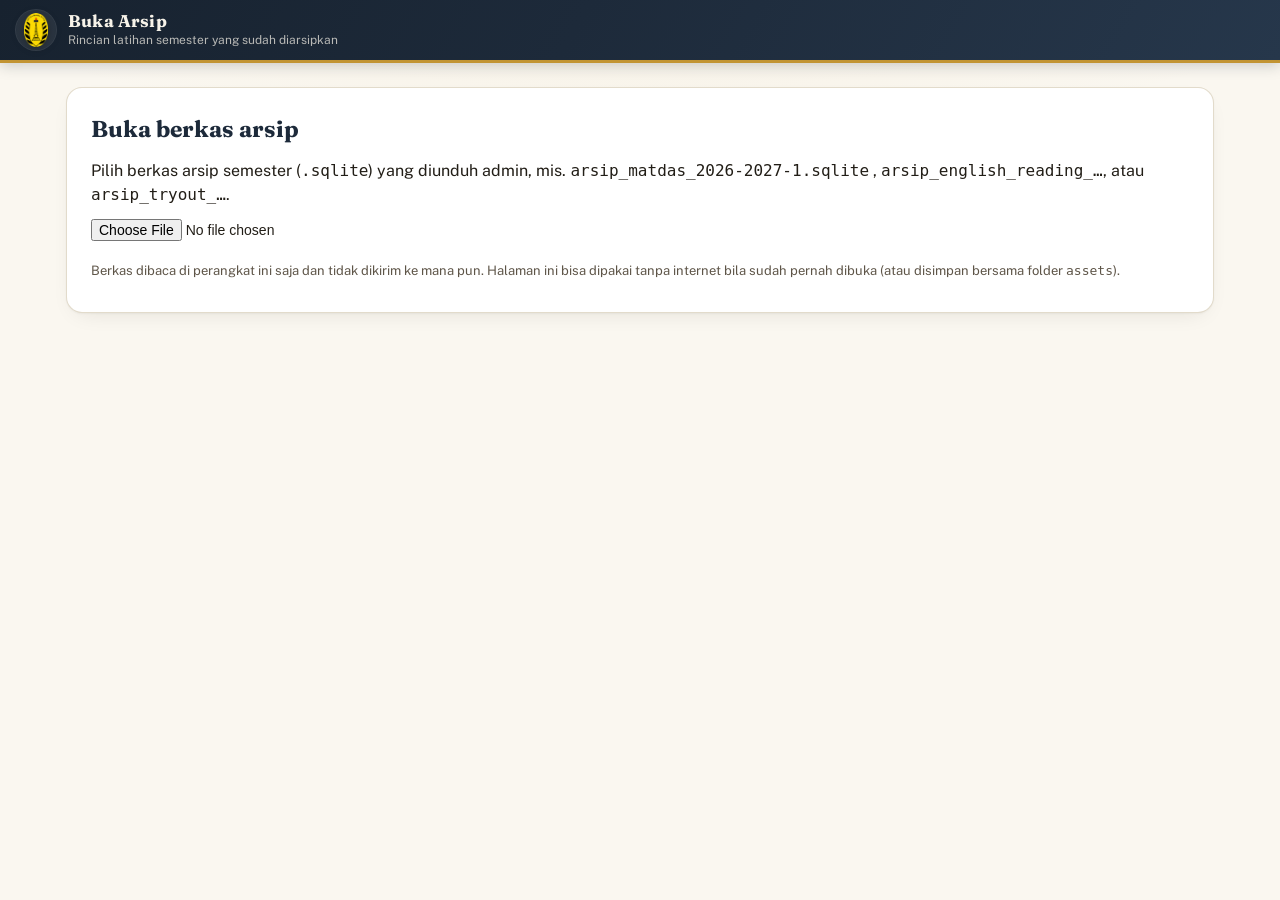
<file: arsip.html>
<!doctype html>
<html lang="id">
<head>
<meta charset="utf-8">
<meta name="viewport" content="width=device-width, initial-scale=1">
<title>Buka Arsip — SMA Plus Merdeka Soreang</title>
<meta name="description" content="Membuka berkas arsip semester (SQLite) Literasi Bahasa Indonesia dan aplikasi lain untuk mencari rincian latihan siswa. Berkas dibaca di perangkat ini saja.">
<link rel="stylesheet" href="assets/dasar.css?v=1">
<link rel="stylesheet" href="assets/literasi.css?v=1">
<style>
.pilih-berkas { display: grid; gap: var(--j3); justify-items: start; }
.pilih-berkas input[type=file] { font-size: var(--h-m); }
.info-arsip { display: flex; flex-wrap: wrap; gap: var(--j2) var(--j5); font-size: var(--h-s); color: var(--tinta-2); }
.info-arsip b { color: var(--gelap); }
.saring { display: flex; flex-wrap: wrap; gap: var(--j2); align-items: center; margin: var(--j3) 0; }
.saring input[type=search] { flex: 1 1 240px; padding: var(--j2) var(--j3); font-size: var(--h-m); }
.saring select { padding: var(--j2); font-size: var(--h-m); width: auto; }
.saring .tumbuh { flex: 1; }
.dua-rekap { display: grid; grid-template-columns: repeat(auto-fit, minmax(260px, 1fr)); gap: var(--j3); }
.rekap-kotak { border: 1px solid var(--garis); border-radius: var(--r2); padding: var(--j3); background: var(--kertas); }
.rekap-kotak h3 { margin: 0 0 var(--j2); font-size: var(--h-m); }
.rekap-kotak dl { display: grid; grid-template-columns: auto 1fr; gap: 2px var(--j3); margin: 0; font-size: var(--h-s); }
.rekap-kotak dt { color: var(--tinta-2); } .rekap-kotak dd { margin: 0; font-weight: 600; }
.benar { color: var(--hadir-tua); font-weight: 700; } .salah { color: var(--absen-tua); font-weight: 700; }
.catatan-privasi { font-size: var(--h-s); color: var(--tinta-2); }
td.soal-sel { white-space: nowrap; }
.tbl-kecil td, .tbl-kecil th { font-size: var(--h-s); }
</style>
<!-- Ikon aplikasi (tab browser & layar HP), 13 Okt 2026 -->
<link rel="icon" type="image/png" sizes="32x32" href="assets/ikon-32.png?v=2">
<link rel="icon" type="image/png" sizes="192x192" href="assets/ikon-192.png?v=2">
<link rel="apple-touch-icon" href="assets/apple-touch-icon.png?v=2">
<meta name="theme-color" content="#1D2A3A">
</head>
<body>
<header class="atas">
  <img src="assets/logo.png" alt="Logo SMA Plus Merdeka Soreang">
  <div class="isi"><div class="judul">Buka Arsip</div><div class="sub" id="hd-sub">Rincian latihan semester yang sudah diarsipkan</div></div>
</header>

<main class="bungkus lebar">
  <section class="kartu pilih-berkas">
    <h1 style="margin:0">Buka berkas arsip</h1>
    <p style="margin:0">Pilih berkas arsip semester (<code>.sqlite</code>) yang diunduh admin, mis. <code>arsip_matdas_2026-2027-1.sqlite</code> , <code>arsip_english_reading_…</code>, atau <code>arsip_tryout_…</code>.</p>
    <input type="file" id="berkas" accept=".sqlite,.db,application/vnd.sqlite3,application/x-sqlite3" aria-label="Pilih berkas arsip">
    <p class="catatan-privasi">Berkas dibaca di perangkat ini saja dan tidak dikirim ke mana pun. Halaman ini bisa dipakai tanpa internet bila sudah pernah dibuka (atau disimpan bersama folder <code>assets</code>).</p>
    <p id="pesan" class="pesan hidden"></p>
  </section>
  <div id="isi"></div>
</main>
<div class="toast" id="toast" role="status" aria-live="polite"></div>

<script src="config.js?v=1"></script>
<script src="assets/umum.js?v=1"></script>
<script src="assets/simpan.js?v=1"></script>
<script src="assets/kepala-excel.js?v=1"></script>
<script src="assets/excel.js?v=1"></script>
<script src="assets/arsip.js?v=1"></script>
<script>
"use strict";
let DB = null, INFO = {}, PILIH = null, HAL = 0;
const angka = (n) => Number(n || 0).toLocaleString("id-ID");
const persen = (b, n) => n ? Math.round(100 * b / n) + "%" : "–";
const satu = (sql, p) => { const r = DB.exec(sql, p); return r.length ? r[0].values[0][0] : null; };
const baris = (sql, p) => { const st = DB.prepare(sql); const o = []; try { st.bind(p || []); while (st.step()) o.push(st.getAsObject()); } finally { st.free(); } return o; };
const json = (t) => { try { return t ? JSON.parse(t) : null; } catch (e) { return null; } };
const pesan = (t, buruk) => { const p = $("pesan"); p.textContent = t || ""; p.classList.toggle("hidden", !t); p.classList.toggle("buruk", !!buruk); };
let TINGKAT = {};

$("berkas").onchange = async (ev) => {
  const f = ev.target.files[0]; if (!f) return;
  pesan("Membuka " + f.name + "…");
  try {
    const SQL = await muatSqlJs();
    if (DB) DB.close();
    DB = new SQL.Database(new Uint8Array(await f.arrayBuffer()));
    const tabel = baris("select name from sqlite_master where type = 'table'").map((x) => x.name);
    INFO = tabel.includes("info") ? Object.fromEntries(baris("select kunci, nilai from info").map((x) => [x.kunci, x.nilai])) : {};
    INFO.berkas_dibuka = f.name;
    pesan("");
    if (INFO.aplikasi === "matdas") bukaMatdas(); else if (INFO.aplikasi === "english_reading") bukaER(); else if (INFO.aplikasi === "tryout") bukaTryout(); else bukaUmum(tabel);
  } catch (e) { pesan("Berkas tidak bisa dibuka sebagai arsip SQLite: " + e.message, true); $("isi").innerHTML = ""; }
};

function kepalaInfo() {
  const nm = { matdas: "Literasi Bahasa Indonesia", english_reading: "English Reading", tryout: "Asesmen Merdeka (Tryout)" }[INFO.aplikasi] || INFO.aplikasi || "tidak diketahui";
  $("hd-sub").textContent = `${nm} · ${INFO.nama || ""}`;
  return `<section class="kartu"><h2 style="margin-top:0">${esc(nm)} — ${esc(INFO.nama || INFO.periode || "")}</h2>
    <div class="info-arsip"><span>Berkas: <b>${esc(INFO.berkas_dibuka)}</b></span>
      ${INFO.dari ? `<span>Rentang: <b>${esc(tglTeks(INFO.dari))} – ${esc(tglTeks(new Date(new Date(INFO.sampai) - 1).toISOString()))}</b></span>` : ""}
      ${INFO.n_jawaban || INFO.n_hasil ? `<span>Rincian: <b>${INFO.n_jawaban ? angka(INFO.n_jawaban) + " jawaban" : angka(INFO.n_hasil) + (INFO.aplikasi === "tryout" ? " hasil ujian" : " hasil")}, ${angka(INFO.n_sesi)} sesi</b></span>` : ""}
      ${INFO.dibuat ? `<span>Diarsipkan: <b>${esc(tglTeks(INFO.dibuat, true))}</b>${INFO.oleh ? " oleh <b>" + esc(INFO.oleh) + "</b>" : ""}</span>` : ""}</div></section>`;
}

/* ------------------------------------------------------------- Literasi Bahasa Indonesia */
function bukaMatdas() {
  TINGKAT = {};
  baris("select kode, modul, nama from tingkat group by kode").forEach((t) => { TINGKAT[t.kode] = t; });
  const kel = baris("select distinct kelompok from siswa where kelompok is not null order by 1").map((x) => x.kelompok);
  const kls = baris("select distinct kelas from siswa where kelas is not null order by 1").map((x) => x.kelas);
  $("isi").innerHTML = kepalaInfo() + `
    <section class="kartu">
      <h2 style="margin-top:0">Siswa</h2>
      <div class="saring"><input type="search" id="cari" placeholder="Cari nama atau NISN…" aria-label="Cari nama atau NISN">
        <select id="s-kel" aria-label="Rombel"><option value="">Semua rombel</option>${kel.map((k) => `<option>${esc(k)}</option>`).join("")}</select>
        <select id="s-kls" aria-label="Kelas"><option value="">Semua kelas</option>${kls.map((k) => `<option>${esc(k)}</option>`).join("")}</select>
        <span class="tumbuh"></span><button class="garis kecil" id="unduh-daftar">Unduh Excel</button></div>
      <div class="gulir"><table class="tabel" id="t-siswa"></table></div>
      <p class="kecil redup">Rekap dibuat saat arsip: sesi rombel (kemajuan resmi) dan latihan mandiri dihitung terpisah. Klik nama untuk rincian per soal.</p>
    </section>
    <div id="rinci"></div>`;
  ["cari", "s-kel", "s-kls"].forEach((id) => $(id).addEventListener("input", gambarDaftar));
  $("unduh-daftar").onclick = unduhDaftar;
  gambarDaftar();
}
function dataDaftar() {
  const q = $("cari").value.trim().toLowerCase(), kel = $("s-kel").value, kls = $("s-kls").value;
  return baris(`select r.nisn, coalesce(s.nama, r.nisn) nama, s.nis, s.kelas, s.kelompok,
      sum(case when r.mode = 'kelas' then r.n_jawab else 0 end) kj, sum(case when r.mode = 'kelas' then r.n_benar else 0 end) kb,
      sum(case when r.mode = 'kelas' then r.hari else 0 end) kh, sum(case when r.mode = 'kelas' then r.n_sesi else 0 end) ks,
      sum(case when r.mode = 'kelas' then r.n_tuntas else 0 end) kt,
      sum(case when r.mode = 'mandiri' then r.n_jawab else 0 end) mj, sum(case when r.mode = 'mandiri' then r.n_benar else 0 end) mb,
      sum(case when r.mode = 'mandiri' then r.hari else 0 end) mh, sum(case when r.mode = 'mandiri' then r.n_tuntas else 0 end) mt,
      sum(r.detik) detik
    from rekap r left join siswa s on s.nisn = r.nisn
    where (? = '' or lower(coalesce(s.nama, '')) like ? or r.nisn like ? or coalesce(s.nis, '') like ?)
      and (? = '' or s.kelompok = ?) and (? = '' or s.kelas = ?)
    group by r.nisn order by s.kelompok, s.kelas, nama`, [q, `%${q}%`, `%${q}%`, `%${q}%`, kel, kel, kls, kls]);
}
function gambarDaftar() {
  const L = dataDaftar();
  $("t-siswa").innerHTML = `<thead><tr><th>Nama</th><th>NISN</th><th>Rombel</th><th>Kelas</th>
      <th class="angka">Sesi: soal</th><th class="angka">Akurasi</th><th class="angka">Hari</th><th class="angka">Level tuntas</th>
      <th class="angka">Mandiri: soal</th><th class="angka">Akurasi</th><th class="angka">Hari</th><th class="angka">Waktu</th></tr></thead>
    <tbody>${L.length ? L.map((x) => `<tr class="klik" data-n="${esc(x.nisn)}"><td><b>${esc(x.nama)}</b></td><td class="kecil">${esc(x.nisn)}</td><td>${esc(x.kelompok || "–")}</td><td>${esc(x.kelas || "–")}</td>
      <td class="angka">${angka(x.kj)}</td><td class="angka">${persen(x.kb, x.kj)}</td><td class="angka">${x.kh}</td><td class="angka">${x.kt}</td>
      <td class="angka">${angka(x.mj)}</td><td class="angka">${persen(x.mb, x.mj)}</td><td class="angka">${x.mh}</td><td class="angka">${lamaTeks(x.detik)}</td></tr>`).join("")
      : '<tr><td colspan="12" class="redup">Tidak ada siswa yang cocok.</td></tr>'}</tbody>`;
  $("t-siswa").querySelectorAll("tr[data-n]").forEach((tr) => tr.onclick = () => bukaSiswa(tr.dataset.n));
}
const namaT = (k) => (TINGKAT[k] || {}).nama || k;
function kotakRekap(r, judul) {
  if (!r) return `<div class="rekap-kotak"><h3>${judul}</h3><p class="redup kecil" style="margin:0">Tidak berlatih.</p></div>`;
  const salah = json(r.salah) || {}, akhir = json(r.akhir);
  return `<div class="rekap-kotak"><h3>${judul}</h3><dl>
    <dt>Soal dijawab</dt><dd>${angka(r.n_jawab)} (benar ${angka(r.n_benar)}, ${persen(r.n_benar, r.n_jawab)})</dd>
    <dt>Waktu latihan</dt><dd>${lamaTeks(r.detik)}</dd><dt>Hari berlatih</dt><dd>${r.hari} hari · ${r.n_sesi} sesi</dd>
    <dt>Level tuntas</dt><dd>${r.n_tuntas}</dd>${r.mode === "kelas" ? `<dt>Keluar halaman</dt><dd>${r.keluar}×</dd>` : ""}
    <dt>Posisi akhir</dt><dd>${akhir ? esc(namaT(akhir.tingkat)) + " · Level " + akhir.level : "–"}</dd>
    <dt>Kesalahan</dt><dd>${Object.keys(salah).length ? Object.entries(salah).sort((a, b) => b[1] - a[1]).map(([j, n]) => `${esc(jenisLabel(j))} ${n}`).join(", ") : "–"}</dd>
    <dt>Rentang</dt><dd>${esc(tglTeks(r.pertama))} – ${esc(tglTeks(r.terakhir))}</dd></dl></div>`;
}
function bukaSiswa(nisn) {
  PILIH = nisn; HAL = 0;
  const s = baris("select * from siswa where nisn = ?", [nisn])[0] || { nisn, nama: nisn };
  const R = baris("select * from rekap where nisn = ?", [nisn]), rk = R.find((r) => r.mode === "kelas"), rm = R.find((r) => r.mode === "mandiri");
  const per = {}; R.forEach((r) => Object.entries(json(r.tingkat) || {}).forEach(([t, v]) => { const x = (per[t] = per[t] || { n: 0, benar: 0 }); x.n += v.n; x.benar += v.benar; }));
  const ses = baris("select * from sesi where nisn = ? order by dibuat", [nisn]);
  const tk = baris("select distinct tingkat from jawaban where nisn in (?, ?) order by tingkat", [nisn, "M:" + nisn]).map((x) => x.tingkat);
  $("rinci").innerHTML = `<section class="kartu" id="kartu-siswa">
    <div class="aksi" style="justify-content:space-between"><div><h2 style="margin:0">${esc(s.nama)}</h2>
      <span class="kecil redup">NISN ${esc(s.nisn)}${s.nis ? " · NIS " + esc(s.nis) : ""} · ${esc(s.kelas || "–")} · ${esc(s.kelompok || "–")} · ${esc(INFO.nama || "")}</span></div>
      <button class="garis kecil" id="unduh-siswa">Unduh Excel</button></div>
    <div class="dua-rekap" style="margin-top:var(--j3)">${kotakRekap(rk, "Sesi rombel (kemajuan resmi)")}${kotakRekap(rm, "Latihan mandiri")}</div>
    ${Object.keys(per).length ? `<h3>Per tingkat</h3><div class="gulir"><table class="tabel tbl-kecil"><thead><tr><th>Tingkat</th><th class="angka">Soal</th><th class="angka">Benar</th><th class="angka">Akurasi</th></tr></thead><tbody>
      ${Object.entries(per).map(([t, v]) => `<tr><td>${esc(namaT(t))}</td><td class="angka">${v.n}</td><td class="angka">${v.benar}</td><td class="angka">${persen(v.benar, v.n)}</td></tr>`).join("")}</tbody></table></div>` : ""}
    <h3>Sesi (${ses.length})</h3>
    <div class="gulir"><table class="tabel tbl-kecil"><thead><tr><th>Mulai</th><th>Jenis</th><th class="angka">Keluar halaman</th><th>Terkunci</th></tr></thead><tbody>
      ${ses.map((x) => `<tr><td>${esc(tglTeks(x.dibuat, true))}</td><td>${x.mode === "mandiri" ? "Latihan mandiri" : "Sesi rombel"}</td><td class="angka">${x.keluar || 0}</td><td>${x.terkunci ? "ya" : ""}</td></tr>`).join("") || '<tr><td colspan="4" class="redup">–</td></tr>'}</tbody></table></div>
    <h3>Jawaban per soal</h3>
    <div class="saring"><select id="j-mode" aria-label="Jenis"><option value="">Sesi rombel &amp; mandiri</option><option value="kelas">Sesi rombel</option><option value="mandiri">Latihan mandiri</option></select>
      <select id="j-tk" aria-label="Tingkat"><option value="">Semua tingkat</option>${tk.map((t) => `<option value="${esc(t)}">${esc(namaT(t))}</option>`).join("")}</select>
      <label class="cek"><input type="checkbox" id="j-salah"> hanya yang salah</label></div>
    <div class="gulir"><table class="tabel tbl-kecil" id="t-jawab"></table></div>
    <div class="aksi"><button class="garis kecil hidden" id="j-lagi">Muat 200 lagi</button><span class="kecil redup" id="j-info"></span></div>
  </section>`;
  ["j-mode", "j-tk", "j-salah"].forEach((id) => $(id).addEventListener("input", () => { HAL = 0; gambarJawab(); }));
  $("j-lagi").onclick = () => { HAL++; gambarJawab(true); };
  $("unduh-siswa").onclick = () => unduhSiswa(s);
  gambarJawab();
  $("kartu-siswa").scrollIntoView({ behavior: "smooth", block: "start" });
}
function saringJawab() {
  const m = $("j-mode").value, t = $("j-tk").value, sl = $("j-salah").checked;
  const kunci = m === "kelas" ? [PILIH] : m === "mandiri" ? ["M:" + PILIH] : [PILIH, "M:" + PILIH];
  return { sql: `from jawaban where nisn in (${kunci.map(() => "?").join(",")}) and (? = '' or tingkat = ?) and (? = 0 or benar = 0)`, p: [...kunci, t, t, sl ? 1 : 0] };
}
function gambarJawab(tambah) {
  const f = saringJawab(), total = satu(`select count(*) ${f.sql}`, f.p);
  const L = baris(`select * ${f.sql} order by waktu, id limit 200 offset ?`, [...f.p, HAL * 200]);
  const isi = L.map((x) => `<tr><td class="kecil">${esc(tglTeks(x.waktu, true))}</td><td class="kecil">${x.nisn.startsWith("M:") ? "mandiri" : "sesi"}</td>
    <td class="kecil">${esc(namaT(x.tingkat))} Lv ${x.level} · no ${x.nomor}</td><td class="soal-sel">${soalHtml(x.soal)}</td>
    <td>${uraiBank(x.soal) ? bankJawabHtml(uraiBank(x.soal), x.jawaban) : esc(x.jawaban)}</td><td>${uraiBank(x.soal) ? bankJawabHtml(uraiBank(x.soal), x.kunci) : esc(x.kunci)}</td><td class="${x.benar ? "benar" : "salah"}">${x.benar ? "benar" : esc(jenisLabel(x.jenis_salah))}</td>
    <td class="angka kecil">${x.detik} dtk</td></tr>`).join("");
  if (tambah) $("t-jawab").querySelector("tbody").insertAdjacentHTML("beforeend", isi);
  else $("t-jawab").innerHTML = `<thead><tr><th>Waktu</th><th>Jenis</th><th>Tingkat</th><th>Soal</th><th>Jawaban</th><th>Kunci</th><th>Hasil</th><th class="angka">Lama</th></tr></thead><tbody>${isi || '<tr><td colspan="8" class="redup">Tidak ada jawaban.</td></tr>'}</tbody>`;
  const tampil = Math.min(total, (HAL + 1) * 200);
  $("j-info").textContent = `${angka(tampil)} dari ${angka(total)} jawaban`;
  $("j-lagi").classList.toggle("hidden", tampil >= total);
}

/* ------------------------------------------------------------- Unduh (Excel bila bisa, CSV bila tanpa internet) */
async function unduhTabel({ nama, judul, sub, kolom, data }) {
  try {
    await unduhBukuXLSX({ namaBerkas: nama + ".xlsx", judulBuku: judul, lembar: [{ nama: judul.slice(0, 30), judul, sub, kolom: kolom.map(([t, w]) => ({ t, w })), baris: data }] });
    toast("Diunduh: " + nama + ".xlsx");
  } catch (e) {
    const sel = (v) => { const t = v == null ? "" : String(v); return /[;"\n]/.test(t) ? '"' + t.replace(/"/g, '""') + '"' : t; };
    const csv = "﻿" + [kolom.map((k) => k[0]), ...data].map((r) => r.map(sel).join(";")).join("\r\n");
    await simpanBerkas(csv, nama + ".csv", "text/csv;charset=utf-8");
    toast("Tanpa internet: diunduh sebagai CSV (bisa dibuka di Excel)");
  }
}
function unduhDaftar() {
  const L = dataDaftar();
  unduhTabel({ nama: `Arsip_Literasi_${INFO.periode}_rekap`, judul: "Rekap Semester (Arsip)", sub: INFO.nama,
    kolom: [["Nama", 28], ["NISN", 13], ["Rombel", 12], ["Kelas", 9], ["Sesi: soal", 10], ["Sesi: benar", 10], ["Sesi: akurasi %", 10], ["Sesi: hari", 9],
      ["Level tuntas (sesi)", 12], ["Mandiri: soal", 10], ["Mandiri: benar", 10], ["Mandiri: hari", 9], ["Level tuntas (mandiri)", 12], ["Waktu (menit)", 10]],
    data: L.map((x) => [x.nama, x.nisn, x.kelompok, x.kelas, x.kj, x.kb, x.kj ? Math.round(100 * x.kb / x.kj) : "", x.kh, x.kt, x.mj, x.mb, x.mh, x.mt, Math.round(x.detik / 60)]) });
}
function unduhSiswa(s) {
  const L = baris("select * from jawaban where nisn in (?, ?) order by waktu, id", [s.nisn, "M:" + s.nisn]);
  unduhTabel({ nama: `Arsip_Literasi_${INFO.periode}_${s.nisn}`, judul: "Rincian Jawaban (Arsip)", sub: `${s.nama} · ${INFO.nama}`,
    kolom: [["Waktu", 18], ["Jenis", 10], ["Tingkat", 26], ["Level", 7], ["No", 6], ["Soal", 26], ["Jawaban", 12], ["Kunci", 12], ["Hasil", 16], ["Lama (dtk)", 9]],
    data: L.map((x) => [tglTeks(x.waktu, true), x.nisn.startsWith("M:") ? "mandiri" : "sesi", namaT(x.tingkat), x.level, x.nomor, soalPolos(x.soal), x.jawaban, x.kunci,
      x.benar ? "benar" : jenisLabel(x.jenis_salah), x.detik]) });
}

/* ------------------------------------------------------------- English Reading */
// Judul level dari bacaan.js bila halaman ini dibuka dari situs English Reading; selain itu kode level dirapikan.
const judulLevel = (id) => { const b = (window.BACAAN || []).find((x) => x.id === id); return b ? b.judul : String(id || "").replace(/-/g, " ").replace(/^./, (c) => c.toUpperCase()); };
const JENIS_ER = { sub: "Latihan sub level", baca: "Membaca (pengucapan)", paham: "Pemahaman", dengar: "Mendengarkan" };
function bukaER() {
  const kls = baris("select distinct kelas from siswa where kelas is not null order by 1").map((x) => x.kelas);
  $("isi").innerHTML = kepalaInfo() + `
    <section class="kartu">
      <h2 style="margin-top:0">Siswa</h2>
      <div class="saring"><input type="search" id="cari" placeholder="Cari nama atau NISN…" aria-label="Cari nama atau NISN">
        <select id="s-kls" aria-label="Rombel"><option value="">Semua rombel</option>${kls.map((k) => `<option>${esc(k)}</option>`).join("")}</select>
        <span class="tumbuh"></span><button class="garis kecil" id="unduh-daftar">Unduh Excel</button></div>
      <div class="gulir"><table class="tabel" id="t-siswa"></table></div>
      <p class="kecil redup">Sesi kelas (kemajuan resmi) dan latihan mandiri dihitung terpisah. Klik nama untuk rincian.</p>
    </section>
    <div id="rinci"></div>`;
  ["cari", "s-kls"].forEach((id) => $(id).addEventListener("input", gambarDaftarER));
  $("unduh-daftar").onclick = unduhDaftarER;
  gambarDaftarER();
}
function dataDaftarER() {
  const q = $("cari").value.trim().toLowerCase(), kls = $("s-kls").value;
  return baris(`select r.nisn, coalesce(s.nama, r.nisn) nama, s.nis, s.kelas,
      sum(case when r.mode = 'kelas' then r.n_hasil else 0 end) kh, sum(case when r.mode = 'kelas' then r.n_lulus else 0 end) kl,
      sum(case when r.mode = 'kelas' then r.n_sub else 0 end) ks, sum(case when r.mode = 'kelas' then r.jumlah_sub else 0 end) kj,
      sum(case when r.mode = 'kelas' then r.hari else 0 end) khari,
      sum(case when r.mode = 'mandiri' then r.n_hasil else 0 end) mh, sum(case when r.mode = 'mandiri' then r.hari else 0 end) mhari,
      sum(r.n_baca) nb, sum(r.jumlah_baca) jb, sum(r.detik) detik
    from rekap r left join siswa s on s.nisn = r.nisn
    where (? = '' or lower(coalesce(s.nama, '')) like ? or r.nisn like ?) and (? = '' or s.kelas = ?)
    group by r.nisn order by s.kelas, nama`, [q, `%${q}%`, `%${q}%`, kls, kls]);
}
const rata = (j, n) => n ? Math.round(j / n) : "–";
function gambarDaftarER() {
  const L = dataDaftarER();
  $("t-siswa").innerHTML = `<thead><tr><th>Nama</th><th>NISN</th><th>Rombel</th><th class="angka">Sesi: kegiatan</th><th class="angka">Sub lulus</th>
      <th class="angka">Rata-rata sub</th><th class="angka">Hari</th><th class="angka">Mandiri: kegiatan</th><th class="angka">Hari</th>
      <th class="angka">Pengucapan</th><th class="angka">Waktu</th></tr></thead>
    <tbody>${L.length ? L.map((x) => `<tr class="klik" data-n="${esc(x.nisn)}"><td><b>${esc(x.nama)}</b></td><td class="kecil">${esc(x.nisn)}</td><td>${esc(x.kelas || "–")}</td>
      <td class="angka">${angka(x.kh)}</td><td class="angka">${x.kl}/${x.ks}</td><td class="angka">${rata(x.kj, x.ks)}</td><td class="angka">${x.khari}</td>
      <td class="angka">${angka(x.mh)}</td><td class="angka">${x.mhari}</td><td class="angka">${x.nb ? rata(x.jb, x.nb) + "%" : "–"}</td><td class="angka">${lamaTeks(x.detik)}</td></tr>`).join("")
      : '<tr><td colspan="11" class="redup">Tidak ada siswa yang cocok.</td></tr>'}</tbody>`;
  $("t-siswa").querySelectorAll("tr[data-n]").forEach((tr) => tr.onclick = () => bukaSiswaER(tr.dataset.n));
}
function kotakRekapER(r, judul) {
  if (!r) return `<div class="rekap-kotak"><h3>${judul}</h3><p class="redup kecil" style="margin:0">Tidak berlatih.</p></div>`;
  return `<div class="rekap-kotak"><h3>${judul}</h3><dl>
    <dt>Kegiatan</dt><dd>${angka(r.n_hasil)}</dd><dt>Sub level</dt><dd>${r.n_lulus} lulus dari ${r.n_sub} (rata-rata ${rata(r.jumlah_sub, r.n_sub)})</dd>
    <dt>Pengucapan</dt><dd>${r.n_baca ? `${r.n_baca}× · rata-rata ${rata(r.jumlah_baca, r.n_baca)}%` : "–"}</dd>
    <dt>Pemahaman</dt><dd>${r.n_paham ? `${r.n_paham}× · rata-rata ${rata(r.jumlah_paham, r.n_paham)}` : "–"}</dd>
    <dt>Hari berlatih</dt><dd>${r.hari} hari · ${r.n_sesi} sesi</dd><dt>Waktu</dt><dd>${lamaTeks(r.detik)}</dd>
    ${r.mode === "kelas" ? `<dt>Keluar halaman</dt><dd>${r.keluar}×</dd>` : ""}
    <dt>Rentang</dt><dd>${esc(tglTeks(r.pertama))} – ${esc(tglTeks(r.terakhir))}</dd></dl></div>`;
}
function bukaSiswaER(nisn) {
  PILIH = nisn; HAL = 0;
  const s = baris("select * from siswa where nisn = ?", [nisn])[0] || { nisn, nama: nisn };
  const R = baris("select * from rekap where nisn = ?", [nisn]), rk = R.find((r) => r.mode === "kelas"), rm = R.find((r) => r.mode === "mandiri");
  const per = {}; R.forEach((r) => Object.entries(json(r.per_level) || {}).forEach(([lv, v]) => { const x = (per[lv] = per[lv] || { n: 0, lulus: 0, terbaik: 0 }); x.n += v.n; x.lulus += v.lulus; x.terbaik = Math.max(x.terbaik, v.terbaik || 0); }));
  const ses = baris("select * from sesi where nisn = ? order by dibuat", [nisn]);
  const lv = baris("select distinct level from hasil where nisn = ? order by level", [nisn]).map((x) => x.level);
  $("rinci").innerHTML = `<section class="kartu" id="kartu-siswa">
    <div class="aksi" style="justify-content:space-between"><div><h2 style="margin:0">${esc(s.nama)}</h2>
      <span class="kecil redup">NISN ${esc(s.nisn)}${s.nis ? " · NIS " + esc(s.nis) : ""} · ${esc(s.kelas || "–")} · ${esc(INFO.nama || "")}</span></div>
      <button class="garis kecil" id="unduh-siswa">Unduh Excel</button></div>
    <div class="dua-rekap" style="margin-top:var(--j3)">${kotakRekapER(rk, "Sesi kelas (kemajuan resmi)")}${kotakRekapER(rm, "Latihan mandiri")}</div>
    ${Object.keys(per).length ? `<h3>Per level</h3><div class="gulir"><table class="tabel tbl-kecil"><thead><tr><th>Level</th><th class="angka">Kegiatan</th><th class="angka">Sub lulus</th><th class="angka">Nilai terbaik</th></tr></thead><tbody>
      ${Object.entries(per).map(([k, v]) => `<tr><td>${esc(judulLevel(k))}</td><td class="angka">${v.n}</td><td class="angka">${v.lulus}</td><td class="angka">${v.terbaik}</td></tr>`).join("")}</tbody></table></div>` : ""}
    <h3>Sesi (${ses.length})</h3>
    <div class="gulir"><table class="tabel tbl-kecil"><thead><tr><th>Mulai</th><th>Jenis</th><th class="angka">Keluar halaman</th></tr></thead><tbody>
      ${ses.map((x) => `<tr><td>${esc(tglTeks(x.dibuat, true))}</td><td>${x.mode === "mandiri" ? "Latihan mandiri" : "Sesi kelas"}</td><td class="angka">${x.keluar || 0}</td></tr>`).join("") || '<tr><td colspan="3" class="redup">–</td></tr>'}</tbody></table></div>
    <h3>Hasil per kegiatan</h3>
    <div class="saring"><select id="j-mode" aria-label="Jenis"><option value="">Sesi kelas &amp; mandiri</option><option value="kelas">Sesi kelas</option><option value="mandiri">Latihan mandiri</option></select>
      <select id="j-tk" aria-label="Level"><option value="">Semua level</option>${lv.map((t) => `<option value="${esc(t)}">${esc(judulLevel(t))}</option>`).join("")}</select>
      <label class="cek"><input type="checkbox" id="j-salah"> hanya di bawah 80</label></div>
    <div class="gulir"><table class="tabel tbl-kecil" id="t-jawab"></table></div>
    <div class="aksi"><button class="garis kecil hidden" id="j-lagi">Muat 200 lagi</button><span class="kecil redup" id="j-info"></span></div>
  </section>`;
  ["j-mode", "j-tk", "j-salah"].forEach((id) => $(id).addEventListener("input", () => { HAL = 0; gambarHasilER(); }));
  $("j-lagi").onclick = () => { HAL++; gambarHasilER(true); };
  $("unduh-siswa").onclick = () => unduhSiswaER(s);
  gambarHasilER();
  $("kartu-siswa").scrollIntoView({ behavior: "smooth", block: "start" });
}
function gambarHasilER(tambah) {
  const m = $("j-mode").value, t = $("j-tk").value, sl = $("j-salah").checked ? 1 : 0;
  const w = "from hasil where nisn = ? and (? = '' or mode = ?) and (? = '' or level = ?) and (? = 0 or coalesce(nilai, 0) < 80)", p = [PILIH, m, m, t, t, sl];
  const total = satu(`select count(*) ${w}`, p);
  const L = baris(`select * ${w} order by waktu, id limit 200 offset ?`, [...p, HAL * 200]);
  const isi = L.map((x) => `<tr><td class="kecil">${esc(tglTeks(x.waktu, true))}</td><td class="kecil">${x.mode === "mandiri" ? "mandiri" : "sesi"}</td>
    <td>${esc(judulLevel(x.level))}${x.sub ? " · sub " + x.sub : ""}</td><td>${esc(JENIS_ER[x.jenis] || x.jenis)}</td>
    <td class="angka ${x.nilai >= 80 ? "benar" : "salah"}">${x.nilai ?? "–"}</td></tr>`).join("");
  if (tambah) $("t-jawab").querySelector("tbody").insertAdjacentHTML("beforeend", isi);
  else $("t-jawab").innerHTML = `<thead><tr><th>Waktu</th><th>Jenis</th><th>Level</th><th>Kegiatan</th><th class="angka">Nilai</th></tr></thead><tbody>${isi || '<tr><td colspan="5" class="redup">Tidak ada hasil.</td></tr>'}</tbody>`;
  const tampil = Math.min(total, (HAL + 1) * 200);
  $("j-info").textContent = `${angka(tampil)} dari ${angka(total)} hasil`;
  $("j-lagi").classList.toggle("hidden", tampil >= total);
}
function unduhDaftarER() {
  const L = dataDaftarER();
  unduhTabel({ nama: `Arsip_English_Reading_${INFO.periode}_rekap`, judul: "Rekap Semester (Arsip)", sub: INFO.nama,
    kolom: [["Nama", 28], ["NISN", 13], ["Rombel", 9], ["Sesi: kegiatan", 11], ["Sub lulus", 9], ["Sub dicoba", 9], ["Rata-rata sub", 10], ["Sesi: hari", 9],
      ["Mandiri: kegiatan", 11], ["Mandiri: hari", 9], ["Pengucapan %", 10], ["Waktu (menit)", 10]],
    data: L.map((x) => [x.nama, x.nisn, x.kelas, x.kh, x.kl, x.ks, x.ks ? Math.round(x.kj / x.ks) : "", x.khari, x.mh, x.mhari, x.nb ? Math.round(x.jb / x.nb) : "", Math.round(x.detik / 60)]) });
}
function unduhSiswaER(s) {
  const L = baris("select * from hasil where nisn = ? order by waktu, id", [s.nisn]);
  unduhTabel({ nama: `Arsip_English_Reading_${INFO.periode}_${s.nisn}`, judul: "Rincian Hasil (Arsip)", sub: `${s.nama} · ${INFO.nama}`,
    kolom: [["Waktu", 18], ["Jenis", 10], ["Level", 28], ["Sub", 6], ["Kegiatan", 20], ["Nilai", 8]],
    data: L.map((x) => [tglTeks(x.waktu, true), x.mode === "mandiri" ? "mandiri" : "sesi", judulLevel(x.level), x.sub || "", JENIS_ER[x.jenis] || x.jenis, x.nilai]) });
}

/* ------------------------------------------------------------- Asesmen Merdeka (Tryout) */
// Berkas berisi hasil ujian dengan isi jawaban per soal, naskah soal paket (tanpa kunci), dan sesi ujian.
// Benar/salah per soal diambil dari items (deret 0/1 urut nomor soal).
let PAKET = {};
function bukaTryout() {
  PAKET = {}; baris("select * from paket").forEach((p) => { PAKET[p.kode] = { ...p, publik: json(p.publik) || {} }; });
  const kls = baris("select distinct kelas from hasil where kelas is not null order by 1").map((x) => x.kelas);
  const uj = baris("select distinct ujian from hasil order by 1").map((x) => x.ujian);
  $("isi").innerHTML = kepalaInfo() + `
    <section class="kartu">
      <h2 style="margin-top:0">Siswa</h2>
      <div class="saring"><input type="search" id="cari" placeholder="Cari nama atau NISN…" aria-label="Cari nama atau NISN">
        <select id="s-kls" aria-label="Kelas"><option value="">Semua kelas</option>${kls.map((k) => `<option>${esc(k)}</option>`).join("")}</select>
        <select id="s-uj" aria-label="Ujian"><option value="">Semua ujian</option>${uj.map((k) => `<option value="${esc(k)}">${esc((PAKET[k] || {}).judul || k)}</option>`).join("")}</select>
        <span class="tumbuh"></span><button class="garis kecil" id="unduh-daftar">Unduh Excel</button></div>
      <div class="gulir"><table class="tabel" id="t-siswa"></table></div>
      <p class="kecil redup">Nilai tetap tersimpan di Asesmen Merdeka; berkas ini menyimpan isi jawaban per soal. Klik nama untuk rincian.</p>
    </section>
    <div id="rinci"></div>`;
  ["cari", "s-kls", "s-uj"].forEach((id) => $(id).addEventListener("input", gambarDaftarTka));
  $("unduh-daftar").onclick = unduhDaftarTka;
  gambarDaftarTka();
}
function dataDaftarTka() {
  const q = $("cari").value.trim().toLowerCase(), kls = $("s-kls").value, uj = $("s-uj").value;
  return baris(`select coalesce(nisn, nama) kunci, nisn, max(nama) nama, max(kelas) kelas, count(*) n, round(avg(nilai)) rata, max(nilai) maks, sum(coalesce(keluar, 0)) keluar
    from hasil where (? = '' or lower(coalesce(nama, '')) like ? or coalesce(nisn, '') like ?) and (? = '' or kelas = ?) and (? = '' or ujian = ?)
    group by coalesce(nisn, nama) order by kelas, nama`, [q, `%${q}%`, `%${q}%`, kls, kls, uj, uj]);
}
function gambarDaftarTka() {
  const L = dataDaftarTka();
  $("t-siswa").innerHTML = `<thead><tr><th>Nama</th><th>NISN</th><th>Kelas</th><th class="angka">Ujian</th><th class="angka">Rata-rata nilai</th><th class="angka">Tertinggi</th><th class="angka">Keluar halaman</th></tr></thead>
    <tbody>${L.length ? L.map((x) => `<tr class="klik" data-n="${esc(x.kunci)}"><td><b>${esc(x.nama)}</b></td><td class="kecil">${esc(x.nisn || "tamu")}</td><td>${esc(x.kelas || "–")}</td>
      <td class="angka">${x.n}</td><td class="angka">${x.rata ?? "–"}</td><td class="angka">${x.maks ?? "–"}</td><td class="angka">${x.keluar}</td></tr>`).join("")
      : '<tr><td colspan="7" class="redup">Tidak ada siswa yang cocok.</td></tr>'}</tbody>`;
  $("t-siswa").querySelectorAll("tr[data-n]").forEach((tr) => tr.onclick = () => bukaSiswaTka(tr.dataset.n));
}
const huruf = (i) => typeof i === "number" ? String.fromCharCode(65 + i) : i;
function jawabTeks(a, soal, v) {
  if (a == null || a === "") return "–";
  const opsi = soal && soal.varian && (soal.varian[v] || Object.values(soal.varian)[0] || {}).opsi;
  if (typeof a === "number") return huruf(a) + (opsi && opsi[a] != null ? ". " + String(opsi[a]).slice(0, 80) : "");
  if (Array.isArray(a)) return a.map(huruf).join(", ");
  if (typeof a === "object") return Object.entries(a).map(([k, x]) => `${+k + 1}: ${x === 1 || x === true ? "Benar" : x === 0 || x === false ? "Salah" : x}`).join(" · ");
  return String(a);
}
function bukaSiswaTka(kunci) {
  const H = baris("select * from hasil where coalesce(nisn, nama) = ? order by waktu", [kunci]);
  if (!H.length) return;
  const s = H[0];
  $("rinci").innerHTML = `<section class="kartu" id="kartu-siswa">
    <div class="aksi" style="justify-content:space-between"><div><h2 style="margin:0">${esc(s.nama)}</h2>
      <span class="kecil redup">${s.nisn ? "NISN " + esc(s.nisn) + " · " : "Tamu · "}${esc(s.kelas || "–")} · ${esc(INFO.nama || "")}</span></div>
      <button class="garis kecil" id="unduh-siswa">Unduh Excel</button></div>
    <h3>Ujian (${H.length})</h3>
    <div class="gulir"><table class="tabel tbl-kecil"><thead><tr><th>Waktu</th><th>Ujian</th><th class="angka">Nilai</th><th class="angka">Benar</th><th class="angka">Durasi</th><th class="angka">Keluar</th><th></th></tr></thead><tbody>
      ${H.map((h, i) => `<tr><td>${esc(tglTeks(h.waktu, true))}</td><td>${esc((PAKET[h.ujian] || {}).judul || h.ujian)}</td><td class="angka"><b>${h.nilai ?? "–"}</b></td>
        <td class="angka">${h.benar ?? "–"}</td><td class="angka">${h.durasi ? lamaTeks(h.durasi) : "–"}</td><td class="angka">${h.keluar || 0}</td>
        <td class="kanan"><button class="garis kecil" data-u="${i}">Jawaban</button></td></tr>`).join("")}</tbody></table></div>
    <div id="rinci-ujian"></div></section>`;
  $("rinci").querySelectorAll("[data-u]").forEach((b) => b.onclick = () => bukaUjianTka(H[+b.dataset.u]));
  $("unduh-siswa").onclick = () => unduhSiswaTka(s, H);
  $("kartu-siswa").scrollIntoView({ behavior: "smooth", block: "start" });
}
function barisJawabTka(h) {
  const J = json(h.jawaban) || {}, P = PAKET[h.ujian] || {}, soal = (P.publik && P.publik.soal) || [], it = String(h.items || "");
  const nomor = [...new Set([...soal.map((x) => String(x.no)), ...Object.keys(J)])].sort((a, b) => a - b);
  return nomor.map((no, i) => { const q = soal.find((x) => String(x.no) === no), j = J[no] || {}, b = it[i];
    return { no, soal: q ? String(q.teks || "").replace(/<[^>]+>/g, " ").slice(0, 120) : "", jawab: jawabTeks(j.a, q, j.v || h.varian), hasil: b === "1" ? "benar" : b === "0" ? "salah" : "" }; });
}
function bukaUjianTka(h) {
  const L = barisJawabTka(h), log = json(h.log_keluar);
  $("rinci-ujian").innerHTML = `<h3>Jawaban — ${esc((PAKET[h.ujian] || {}).judul || h.ujian)} (${esc(tglTeks(h.waktu, true))})</h3>
    <div class="gulir"><table class="tabel tbl-kecil"><thead><tr><th class="angka">No</th><th>Soal</th><th>Jawaban siswa</th><th>Hasil</th></tr></thead><tbody>
      ${L.map((x) => `<tr><td class="angka">${esc(x.no)}</td><td class="kecil">${esc(x.soal)}</td><td>${esc(x.jawab)}</td><td class="${x.hasil === "benar" ? "benar" : x.hasil ? "salah" : ""}">${x.hasil || "–"}</td></tr>`).join("") || '<tr><td colspan="4" class="redup">Tidak ada isi jawaban.</td></tr>'}
    </tbody></table></div>
    ${Array.isArray(log) && log.length ? `<p class="kecil redup">Keluar halaman: ${log.length}× tercatat.</p>` : ""}`;
  $("rinci-ujian").scrollIntoView({ behavior: "smooth", block: "nearest" });
}
function unduhDaftarTka() {
  const L = dataDaftarTka();
  unduhTabel({ nama: `Arsip_Asesmen_${INFO.periode}_rekap`, judul: "Rekap Semester (Arsip)", sub: INFO.nama,
    kolom: [["Nama", 28], ["NISN", 13], ["Kelas", 9], ["Ujian", 8], ["Rata-rata nilai", 12], ["Tertinggi", 10], ["Keluar halaman", 12]],
    data: L.map((x) => [x.nama, x.nisn || "tamu", x.kelas, x.n, x.rata, x.maks, x.keluar]) });
}
function unduhSiswaTka(s, H) {
  const data = []; H.forEach((h) => barisJawabTka(h).forEach((x) => data.push([tglTeks(h.waktu, true), (PAKET[h.ujian] || {}).judul || h.ujian, h.nilai, x.no, x.soal, x.jawab, x.hasil])));
  unduhTabel({ nama: `Arsip_Asesmen_${INFO.periode}_${s.nisn || "tamu"}`, judul: "Rincian Jawaban (Arsip)", sub: `${s.nama} · ${INFO.nama}`,
    kolom: [["Waktu", 18], ["Ujian", 30], ["Nilai", 7], ["No", 6], ["Soal", 40], ["Jawaban siswa", 30], ["Hasil", 9]], data });
}

/* ------------------------------------------------------------- Berkas aplikasi lain: tampilan umum */
function bukaUmum(tabel) {
  const daftar = tabel.filter((t) => !t.startsWith("sqlite_")).map((t) => ({ t, n: satu(`select count(*) from "${t}"`) }));
  $("isi").innerHTML = kepalaInfo() + `<section class="kartu"><h2 style="margin-top:0">Isi berkas</h2>
    <p class="kecil redup">Tampilan khusus untuk berkas ini belum ada; isi tabel bisa dicari menurut NISN.</p>
    <div class="saring"><select id="u-tabel">${daftar.map((x) => `<option value="${esc(x.t)}">${esc(x.t)} (${angka(x.n)} baris)</option>`).join("")}</select>
      <input type="search" id="u-cari" placeholder="Saring NISN (bila tabel punya kolom nisn)…"></div>
    <div class="gulir"><table class="tabel tbl-kecil" id="u-isi"></table></div><p class="kecil redup">Paling banyak 500 baris ditampilkan.</p></section>`;
  const gambar = () => {
    const t = $("u-tabel").value, q = $("u-cari").value.trim();
    const kol = baris(`pragma table_info("${t}")`).map((x) => x.name);
    const L = kol.includes("nisn") && q ? baris(`select * from "${t}" where nisn like ? limit 500`, [`%${q}%`]) : baris(`select * from "${t}" limit 500`);
    $("u-isi").innerHTML = `<thead><tr>${kol.map((k) => `<th>${esc(k)}</th>`).join("")}</tr></thead><tbody>${L.map((r) => `<tr>${kol.map((k) => `<td>${esc(r[k])}</td>`).join("")}</tr>`).join("")}</tbody>`;
  };
  $("u-tabel").oninput = gambar; $("u-cari").oninput = gambar; gambar();
}
</script>
</body>
</html>
</file>
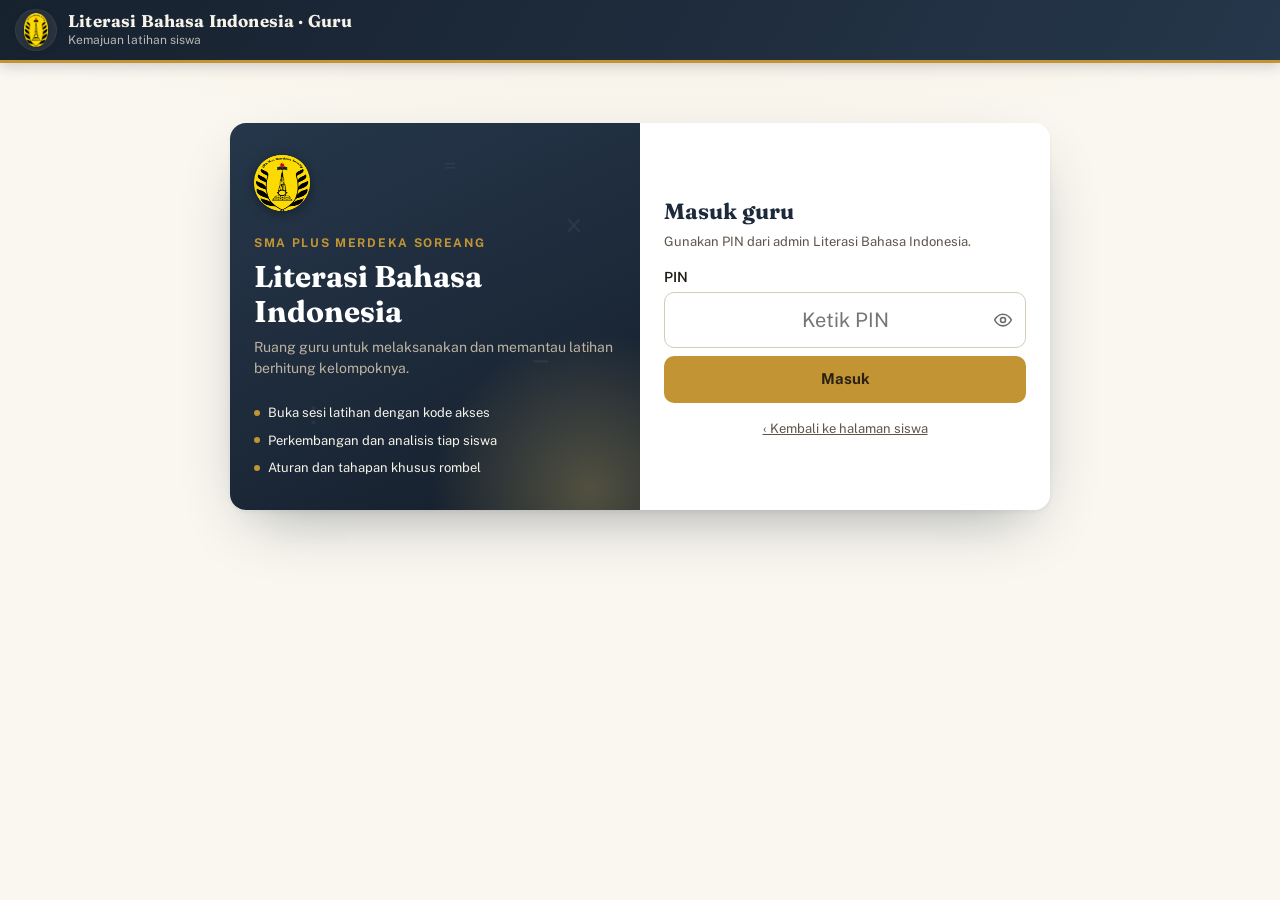
<file: guru.html>
<!DOCTYPE html>
<html lang="id">
<head>
<meta charset="utf-8">
<meta name="viewport" content="width=device-width, initial-scale=1">
<title>Literasi Bahasa Indonesia · Guru — SMA Plus Merdeka Soreang</title>
<!-- Pratinjau tautan (WhatsApp dll.): judul seragam "Aplikasi · Halaman — Sekolah" -->
<meta name="description" content="Latihan Bahasa Indonesia bertahap untuk TKA dan UTBK: membaca, kebahasaan, dan penalaran.">
<meta property="og:type" content="website">
<meta property="og:site_name" content="SMA Plus Merdeka Soreang">
<meta property="og:locale" content="id_ID">
<meta property="og:title" content="Literasi Bahasa Indonesia · Guru — SMA Plus Merdeka Soreang">
<meta property="og:description" content="Latihan Bahasa Indonesia bertahap untuk TKA dan UTBK: membaca, kebahasaan, dan penalaran.">
<meta property="og:image" content="https://smapmerdekasoreang99-star.github.io/literasi_indonesia/assets/pratinjau.jpg?v=3">
<meta property="og:image:type" content="image/jpeg">
<meta property="og:image:width" content="100">
<meta property="og:image:height" content="100">
<meta property="og:image:alt" content="Logo SMA Plus Merdeka Soreang">
<!-- /pratinjau -->
<link rel="stylesheet" href="assets/dasar.css?v=1">
<link rel="stylesheet" href="assets/literasi.css?v=1">
<script src="config.js?v=1"></script>
<style>
/* Tombol Panduan membaca data di kepala halaman (13 Okt 2026): PDF untuk dibuka, Word untuk dicetak/disunting */
.panduan { position: relative; }
/* Kepala halaman (lapisan 30) dinaikkan di atas bilah navigasi (40) dan bilah aksi (35) selama menu terbuka */
.atas.panduan-buka { z-index: var(--lapis-saran); }
.panduan > summary { list-style: none; cursor: pointer; font-weight: 700; font-size: var(--h-s); color: var(--tinta-terang);
  border: 1.5px solid rgba(255,255,255,.35); border-radius: var(--r2); padding: var(--j1) var(--j3); min-height: 36px; display: flex; align-items: center; gap: 6px; white-space: nowrap; }
.panduan > summary::-webkit-details-marker { display: none; }
.panduan > summary:hover, .panduan[open] > summary { border-color: var(--emas); background: rgba(255,255,255,.08); }
.panduan-menu { position: absolute; right: 0; top: calc(100% + 8px); width: min(300px, calc(100vw - 32px)); background: var(--kertas-2); color: var(--tinta);
  border: 1px solid var(--garis); border-radius: var(--r3); box-shadow: 0 14px 34px -14px rgba(34,30,23,.45); padding: 6px; z-index: calc(var(--lapis-topbar) + 1); }
.panduan-menu a { display: block; padding: 10px 12px; border-radius: var(--r2); color: var(--gelap); font-weight: 700; text-decoration: none; }
.panduan-menu a:hover { background: var(--kertas-3); }
.panduan-menu small { display: block; font-weight: 400; color: var(--tinta-2); font-size: var(--h-xs); margin-top: 2px; }
.panduan-menu p { margin: 4px 12px 6px; font-size: var(--h-xs); color: var(--tinta-2); }
@media (max-width: 560px) { .panduan > summary .p-teks { display: none; }
  .panduan-menu { position: fixed; left: 16px; right: 16px; top: 86px; width: auto; } }
/* Navigasi utama: bilah berikon yang menempel di bawah kepala; digeser mendatar di HP */
.tab { position: sticky; top: 63px; z-index: var(--lapis-nav); display: flex; gap: 4px; margin: var(--j4) 0 var(--j2); padding: 5px;
  background: rgba(255,255,255,.86); backdrop-filter: blur(8px); -webkit-backdrop-filter: blur(8px);
  border: 1px solid rgba(214,204,182,.7); border-radius: 14px; box-shadow: 0 6px 20px -12px rgba(34,30,23,.25);
  overflow-x: auto; scrollbar-width: none; }
.tab::-webkit-scrollbar { display: none; }
.tab button { flex: 1 0 auto; display: inline-flex; align-items: center; justify-content: center; gap: 8px; background: transparent; color: var(--tinta-2);
  border: 0; font-weight: 600; font-size: 13px; min-height: 40px; padding: var(--j2) var(--j3); border-radius: 10px; white-space: nowrap; }
.tab button svg { width: 18px; height: 18px; fill: none; stroke: currentColor; stroke-width: 1.8; stroke-linecap: round; stroke-linejoin: round; flex: none; }
.tab button:hover { background: var(--kertas-3); color: var(--gelap); }
.tab button.on { background: var(--gelap); color: #fff; box-shadow: 0 4px 12px -4px rgba(29,42,58,.5); }
.tab button.on svg { color: var(--emas); }
/* Tujuh menu (admin): lebih rapat; ikon disembunyikan bila layar belum cukup lebar */
@media (min-width: 641px) and (max-width: 1400px) { .tab button { padding: var(--j2) 10px; gap: 6px; } .tab.tujuh button svg { display: none; } }
@media (min-width: 641px) and (max-width: 1300px) { .tab button svg { display: none; } }
@media (max-width: 640px) { .tab { top: 61px; margin-left: calc(-1 * var(--j2)); margin-right: calc(-1 * var(--j2)); } .tab button { flex: 0 0 auto; padding: var(--j2) var(--j3); } }

/* Kotak angka ringkasan: ikon, warna sesuai makna */
.ubin { display: grid; grid-template-columns: repeat(auto-fit, minmax(170px, 1fr)); gap: var(--j3); margin: var(--j3) 0; }
.ubin > div { position: relative; display: grid; grid-template-columns: auto 1fr; grid-template-rows: auto auto; column-gap: var(--j3); align-items: center;
  background: var(--kertas-2); border: 1px solid rgba(214,204,182,.7); border-radius: 14px; padding: var(--j3) var(--j4);
  box-shadow: 0 1px 2px rgba(34,30,23,.04), 0 6px 18px -12px rgba(34,30,23,.14); overflow: hidden; }
.ubin > div::after { content: ""; position: absolute; left: 0; top: 14px; bottom: 14px; width: 3px; border-radius: 0 3px 3px 0; background: var(--sakit); }
.ubin > div .ik { grid-row: 1 / span 2; width: 40px; height: 40px; border-radius: 12px; display: flex; align-items: center; justify-content: center;
  background: var(--sakit-muda); color: var(--sakit-tua); }
.ubin > div .ik svg { width: 20px; height: 20px; fill: none; stroke: currentColor; stroke-width: 1.8; stroke-linecap: round; stroke-linejoin: round; }
.ubin .n { font-family: "Fraunces", Georgia, serif; font-size: 26px; font-weight: 700; color: var(--gelap); line-height: 1.05; font-variant-numeric: tabular-nums; }
.ubin .l { font-size: var(--h-s); color: var(--tinta-2); line-height: 1.3; }
.ubin > div.baik::after { background: var(--hadir); } .ubin > div.baik .ik { background: var(--hadir-muda); color: var(--hadir-tua); }
.ubin > div.emas::after { background: var(--emas); } .ubin > div.emas .ik { background: var(--emas-muda); color: var(--emas-teks); }
.ubin > div.buruk::after { background: var(--absen); } .ubin > div.buruk .ik { background: var(--absen-muda); color: var(--absen-tua); }
.ubin > div.buruk .n { color: var(--absen-tua); }
.ubin > div.redup-ubin .n { color: var(--tinta-3); }

.ubin { display: grid; grid-template-columns: repeat(auto-fit, minmax(150px, 1fr)); gap: var(--j3); margin: var(--j3) 0; }
.ubin > div { background: var(--kertas-2); border: 1px solid var(--garis); border-radius: var(--r3); padding: var(--j3) var(--j4); }
.ubin .n { font-family: "Fraunces", Georgia, serif; font-size: 28px; font-weight: 700; color: var(--gelap); line-height: 1.1; font-variant-numeric: tabular-nums; }
.ubin .l { font-size: var(--h-s); color: var(--tinta-2); }
.ubin .l .dari { color: var(--tinta-3); white-space: nowrap; }

.maju { display: flex; align-items: center; gap: var(--j2); min-width: 150px; }
.maju .batang { flex: 1; }
.maju span { font-size: var(--h-s); color: var(--tinta-2); font-variant-numeric: tabular-nums; white-space: nowrap; }

/* Grafik */
.grafik { position: relative; }
.grafik svg { display: block; width: 100%; height: auto; overflow: visible; }
.grafik text { font-family: inherit; }
.tip { position: absolute; pointer-events: none; background: var(--gelap); color: var(--tinta-terang); font-size: var(--h-s); padding: var(--j2) var(--j3);
  border-radius: var(--r1); box-shadow: var(--bayang-2); white-space: nowrap; z-index: var(--lapis-isi); opacity: 0; transition: opacity .1s; }
.tip.show { opacity: 1; }
.tip b { color: #fff; }

.catatan { margin: 0; padding-left: 1.2em; }
@media (min-width: 641px) { #t-kelas td:nth-child(2), #t-daftar td:nth-child(3) { white-space: nowrap; } }
/* Pengaturan &amp; Tahapan Khusus */
.khusus-bagian { margin: var(--j5) 0; }
.khusus-kepala { display: flex; justify-content: space-between; align-items: flex-end; gap: var(--j3); flex-wrap: wrap; border-bottom: 1px solid var(--garis-2); padding-bottom: var(--j2); margin-bottom: var(--j2); }
.khusus-kepala h2 { margin: 0; font-size: 20px; } .khusus-kepala p { margin: 2px 0 0; max-width: 72ch; }
.pr-editor { border-top: 4px solid var(--emas); scroll-margin-top: 140px; }
.pr-identitas { display: grid; grid-template-columns: 1fr 1.6fr; gap: var(--j3); } @media (max-width: 640px) { .pr-identitas { grid-template-columns: 1fr; } }
.pr-identitas label, .pr-isian label { display: grid; gap: 4px; font-size: var(--h-s); font-weight: 600; color: var(--tinta); }
.pr-grup { margin-top: var(--j3); }
.ds-sub-judul { font-size: 11px; font-weight: 700; letter-spacing: .1em; text-transform: uppercase; color: var(--emas-teks); margin-bottom: var(--j2); }
.pr-isian { display: grid; grid-template-columns: repeat(auto-fit, minmax(220px, 1fr)); gap: var(--j3); }
.pr-isian select, .pr-isian input[type=text] { padding: var(--j2) var(--j3); font-size: var(--h-m); }
.pr-isian .grup input { width: 100%; }
.pr-isian input[type=text]::placeholder { text-transform: none; }
.pr-chip { display: flex; flex-wrap: wrap; gap: var(--j2); margin: var(--j3) 0 var(--j2); }
.pr-chip span { display: grid; padding: 6px 12px; border-radius: 10px; background: var(--emas-kabut); border: 1px solid var(--emas-muda); }
.pr-chip small { font-size: 11px; color: var(--tinta-2); } .pr-chip b { font-size: var(--h-m); color: var(--tinta); }
.pr-pakai { font-size: var(--h-s); color: var(--tinta); } .pr-pakai.redup { color: var(--tinta-3); }
.atur-siswa > summary { cursor: pointer; list-style: none; display: flex; align-items: center; gap: var(--j3); }
.atur-siswa > summary::-webkit-details-marker { display: none; }
.atur-siswa-isi { display: grid; grid-template-columns: repeat(auto-fit, minmax(200px, 1fr)); gap: var(--j2); margin-top: var(--j3); }
.atur-siswa-isi > div { display: grid; padding: var(--j2) var(--j3); border-radius: 10px; background: var(--kertas-3); }
.atur-siswa-isi > div.khusus { background: var(--emas-kabut); box-shadow: inset 3px 0 0 var(--emas); }
.atur-siswa-isi small { font-size: 11px; color: var(--tinta-2); } .atur-siswa-isi b { font-size: var(--h-m); }
.atur-siswa-isi span { font-size: 11px; color: var(--tinta-3); } .atur-siswa-isi .khusus span { color: var(--emas-teks); font-weight: 600; }
.massal select#dl-profil { min-width: 150px; }
/* Perkembangan Siswa: tab Per Siswa / Per Kelompok */
.subtab { display: inline-flex; gap: 4px; padding: 4px; margin: var(--j2) 0 var(--j3); background: var(--kertas-2); border: 1px solid var(--garis); border-radius: var(--r-bulat); }
.subtab button { background: transparent; color: var(--tinta-2); border: 0; box-shadow: none; padding: 8px 18px; border-radius: var(--r-bulat); font-weight: 700; font-size: var(--h-m); }
.subtab button.on { background: var(--gelap); color: #fff; }
.subtab button:focus-visible { outline: 2px solid var(--emas); outline-offset: 2px; }
/* Perkembangan Siswa: Peringkat (nomor 1–3 = emas, perak, perunggu, kolom yang diurutkan disorot) */
.pr-no { display: inline-grid; place-items: center; min-width: 28px; height: 28px; padding: 0 6px; border-radius: var(--r-bulat); font-weight: 800; font-variant-numeric: tabular-nums; color: var(--tinta-2); }
.pr-no.p1 { background: var(--emas); color: var(--utama-teks); }
.pr-no.p2 { background: #6E7B88; color: #fff; }   /* perak */
.pr-no.p3 { background: #9A5B2A; color: #fff; }   /* perunggu */
.tabel th.pr-utama, .tabel td.pr-utama { background: var(--emas-kabut); font-weight: 800; }
.pr-sub { display: block; font-size: var(--h-xs); font-weight: 400; color: var(--tinta-3); }
/* Pengaturan Umum: pilihan sasaran & asal tiap isian */
.atur-sasaran { display: grid; gap: 4px; font-size: var(--h-xs); font-weight: 700; letter-spacing: .06em; text-transform: uppercase; color: var(--tinta-2); }
.atur-sasaran select { min-width: 260px; padding: var(--j2) var(--j3); font-size: var(--h-m); text-transform: none; letter-spacing: 0; font-weight: 600; color: var(--tinta); }
.atur-asal { display: inline-block; margin-top: 6px; font-size: var(--h-xs); font-weight: 700; color: var(--tinta-3); }
.atur-asal.khusus { color: var(--emas-teks); } .atur-asal a { color: inherit; }
/* Pesan PIN sementara */
#pin-sementara { margin: 0 0 var(--j3); background: var(--emas-kabut); border: 1px solid var(--emas-muda); color: var(--tinta); }
/* Admin */
.admin-aksi { display: flex; gap: var(--j2); flex-wrap: wrap; justify-content: flex-end; }
.adm-tabel td { vertical-align: middle; } .adm-tabel td.kanan { text-align: right; }
.adm-tabel tr.nonaktif td { color: var(--tinta-3); } .adm-tabel td > .kecil { display: block; }
.pin-sel { display: inline-flex; align-items: center; gap: var(--j2); flex-wrap: wrap; }
.pin-teks { font-size: var(--h-b); letter-spacing: .14em; font-variant-numeric: tabular-nums; }
.kosongkan.dua { grid-template-columns: minmax(0, 1fr) minmax(0, 1fr) auto; }
@media (max-width: 640px) { .atur-sasaran select { min-width: 0; width: 100%; } .atur-sasaran { width: 100%; } }
/* Kotak aturan & tahapan kelompok (Sesi Kegiatan) */
.ik-baris { display: grid; grid-template-columns: 110px minmax(0, 1.2fr) minmax(0, 1fr); gap: var(--j3) var(--j4); padding: var(--j3) var(--j5); border-bottom: 1px solid var(--garis); align-items: start; }
.ik-baris:last-child { border-bottom: 0; }
.ik-kel, .ik-sel { display: grid; gap: 4px; align-content: start; min-width: 0; }
.ik-kel b { font-size: var(--h-b); } .ik-baris small { font-size: var(--h-xs); color: var(--tinta-2); line-height: 1.45; }
.ik-judul { font-size: 11px; font-weight: 800; letter-spacing: .08em; text-transform: uppercase; color: var(--tinta-3); }
.ik-sel > b { font-size: var(--h-m); }
.ik-chips { display: flex; flex-wrap: wrap; gap: 6px; }
.ik-chip { display: grid; padding: 4px 10px; border-radius: 8px; background: var(--kertas-3); border: 1px solid var(--garis); }
.ik-chip.khusus { background: var(--emas-kabut); border-color: var(--emas-muda); }
.ik-chip small { font-size: 10.5px; } .ik-chip b { font-size: var(--h-s); }
.ik-ket { font-size: var(--h-s); line-height: 1.45; }
.ik-lain { display: grid; gap: 4px; margin-top: var(--j2); padding: var(--j2) var(--j3); border-radius: 10px; background: var(--emas-kabut); border: 1px solid var(--emas-muda); }
.ik-lipat summary { cursor: pointer; padding: var(--j3) var(--j5); font-weight: 700; font-size: var(--h-m); }
@media (max-width: 860px) { .ik-baris { grid-template-columns: 1fr; padding: var(--j3) var(--j4); } }
/* Sesi latihan per kelompok (Sesi Kegiatan) */
.buruk-teks { color: var(--absen); }
.pindah-catat { display: block; margin-top: 3px; font-size: var(--h-xs); color: var(--absen); font-weight: 600; }
.sesi-baris { display: grid; grid-template-columns: 150px minmax(0, 1fr) 130px 470px; gap: var(--j3) var(--j4); align-items: center;
  padding: var(--j3) var(--j5); border-bottom: 1px solid var(--garis); }
.sesi-baris:last-child { border-bottom: 0; }
.sesi-baris.buka { background: var(--hadir-muda); background: color-mix(in srgb, var(--hadir-muda) 55%, transparent); }
.sesi-nama, .sesi-status, .sesi-kode { display: grid; gap: 2px; justify-items: start; }
.sesi-nama b { font-size: var(--h-b); } .sesi-baris small { font-size: var(--h-xs); color: var(--tinta-2); }
.sesi-kode b { font-size: 26px; font-weight: 800; letter-spacing: .14em; font-variant-numeric: tabular-nums; color: var(--tinta); line-height: 1.1; }
.sesi-aksi { display: grid; grid-template-columns: 1fr 1fr; gap: var(--j2); }
.sesi-aksi button, .sesi-aksi select { width: 100%; min-height: 38px; }
.sesi-aksi select { padding: var(--j2) var(--j3); font-size: var(--h-s); }
/* Tombol tampilan (QR, teratas) sejajar di baris atas; Tambah dan Tutup di baris bawah — kisi 2×2 sama lebar */
.sesi-aksi .sesi-layar { display: inline-flex; align-items: center; justify-content: center; gap: var(--j2); }
.sesi-aksi .ikon { width: 16px; height: 16px; flex: none; fill: none; stroke: currentColor; stroke-width: 1.8; stroke-linejoin: round; }
.sesi-aksi .ikon path:first-child { fill: none; }
/* Ubah waktu sesi yang sedang berjalan (13 Okt 2026): − Kurangi | N menit | + Tambah, selebar kolom aksi */
.sesi-aksi.buka { grid-template-columns: repeat(3, 1fr); }
.ubah-waktu { grid-column: 1 / -1; display: grid; grid-template-columns: 1fr minmax(118px, auto) 1fr; min-height: 40px; overflow: hidden;
  border: 1.5px solid var(--garis-2); border-radius: var(--r2); background: #fff; }
.ubah-waktu:focus-within { border-color: var(--emas-tua); box-shadow: 0 0 0 4px rgba(194,148,51,.14); }
.sesi-aksi .ubah-waktu button { width: auto; min-height: 0; border: 0; border-radius: 0; padding: 0 var(--j3); font-size: var(--h-s); font-weight: 700;
  display: inline-flex; align-items: center; justify-content: center; gap: 6px; white-space: nowrap; }
.ubah-waktu button b { display: inline-grid; place-items: center; width: 20px; height: 20px; border-radius: 50%; font-size: 15px; line-height: 1; color: #fff; }
.ubah-waktu .uw-kurang { background: var(--absen-muda); color: var(--absen-tua); }
.ubah-waktu .uw-kurang b { background: var(--absen); }
.ubah-waktu .uw-kurang:hover:not(:disabled) { background: #F1D3CB; color: var(--absen-tua); }
.ubah-waktu .uw-tambah { background: var(--hadir-muda); color: var(--hadir-tua); }
.ubah-waktu .uw-tambah b { background: var(--hadir); }
.ubah-waktu .uw-tambah:hover:not(:disabled) { background: #D3E6D9; color: var(--hadir-tua); }
.ubah-waktu button:disabled { opacity: .45; cursor: not-allowed; }
.uw-isi { display: flex; align-items: center; justify-content: center; gap: 4px; border-left: 1.5px solid var(--garis-2); border-right: 1.5px solid var(--garis-2); padding: 0 var(--j2); cursor: text; }
.uw-isi input[type=number] { width: 56px; padding: 0; border: 0; border-radius: 0; font-size: var(--h-m); font-weight: 800; text-align: center; box-shadow: none; background: transparent; }
.uw-isi input[type=number]:focus { box-shadow: none; }
.uw-isi span { font-size: var(--h-s); color: var(--tinta-2); }
@media (max-width: 720px) { .sesi-aksi.buka { grid-template-columns: 1fr 1fr; } .sesi-aksi.buka .bahaya { grid-column: 1 / -1; } }
.sesi-mandiri { color: var(--emas-teks); }
.sesi-ringkas { margin: 0; padding: var(--j3) var(--j5); background: var(--kertas-3); border-bottom: 1px solid var(--garis); font-size: var(--h-s); line-height: 1.5; }
.sesi-peringatan { margin: 0; padding: var(--j3) var(--j5); background: var(--emas-kabut); border-bottom: 1px solid var(--garis); font-size: var(--h-s); }
@media (max-width: 720px) { .sesi-baris { grid-template-columns: 1fr auto; padding: var(--j3) var(--j4); } .sesi-status { grid-column: 1 / -1; grid-row: 2; } .sesi-aksi { grid-column: 1 / -1; justify-content: flex-start; } }
.kode-layar { position: fixed; inset: 0; z-index: 1000; background: rgba(15, 23, 34, .94); display: flex; align-items: center; justify-content: center; padding: var(--j5); }
.kl-isi { display: grid; justify-items: center; gap: var(--j3); text-align: center; color: #fff; }
.kl-label { font-size: clamp(22px, 4vw, 40px); font-weight: 800; color: var(--emas); }
.kl-ket { font-size: clamp(14px, 2vw, 20px); color: #d6dbe2; }
#kl-kode { font-size: clamp(72px, 12vw, 180px); font-weight: 800; letter-spacing: .12em; line-height: 1; font-variant-numeric: tabular-nums; }
.kl-dua { display: flex; align-items: center; justify-content: center; gap: clamp(24px, 5vw, 72px); flex-wrap: wrap; }
.kl-kode-kol { display: grid; justify-items: center; gap: var(--j2); }
#kl-qr { background: #fff; padding: clamp(10px, 1.6vw, 18px); border-radius: 12px; line-height: 0; }
#kl-qr { cursor: zoom-in; }
#kl-qr img, #kl-qr canvas { width: min(70vh, 52vw) !important; height: auto !important; image-rendering: pixelated; }
/* Ketuk QR: QR saja, sebesar mungkin, untuk siswa di barisan belakang */
.kode-layar.qr-saja .kl-kode-kol, .kode-layar.qr-saja .kl-url, .kode-layar.qr-saja #kl-tutup { display: none; }
.kode-layar.qr-saja #kl-qr { cursor: zoom-out; }
.kode-layar.qr-saja #kl-qr img, .kode-layar.qr-saja #kl-qr canvas { width: min(88vh, 92vw) !important; }
.kl-petunjuk { font-size: clamp(12px, 1.3vw, 15px); color: #8d97a4; }
#kl-qr.hidden + .kl-kode-kol #kl-kode { font-size: clamp(96px, 22vw, 260px); }
.kl-url { font-size: clamp(12px, 1.4vw, 16px); color: #aab3bf; word-break: break-all; }
/* ---- Papan Peringkat Teratas (layar penuh, diproyeksikan ke kelas) ----
   Biru tua lambang sekolah dengan aksen emas; podium juara 1–5 di kiri (urutan 4·2·1·3·5),
   peringkat 6..n di kanan dengan huruf lebih kecil dan bergulir sendiri (11 Nov 2026; sebelumnya
   podium 1–3 dan peringkat 4–10). Siswa yang belum benar ditaruh paling bawah tanpa nomor.
   Semua ukuran memakai clamp() supaya terbaca dari belakang kelas di TV maupun proyektor. */
.tr-layar { position: fixed; inset: 0; z-index: 1000; overflow: auto; color: #fff;
  background: radial-gradient(1200px 620px at 50% -12%, #2c4160 0%, #172538 52%, #0e1724 100%);
  display: grid; grid-template-rows: auto auto minmax(0, 1fr) auto; gap: clamp(12px, 2.2vh, 26px);
  padding: clamp(16px, 3.2vh, 40px) clamp(16px, 4vw, 64px); font-variant-numeric: tabular-nums; }
.tr-kepala { display: flex; justify-content: space-between; align-items: flex-end; gap: var(--j4); flex-wrap: wrap; }
.tr-judul-kol { display: grid; gap: 4px; }
.tr-label { color: var(--emas); font-size: clamp(12px, 1.25vw, 16px); font-weight: 800; letter-spacing: .22em; text-transform: uppercase; }
.tr-judul { margin: 0; font-size: clamp(28px, 4.2vw, 58px); font-weight: 800; line-height: 1.05; color: #fff; }
.tr-judul #tr-kel { color: var(--emas); }
.tr-info { display: flex; gap: var(--j2); flex-wrap: wrap; justify-content: flex-end; }
.tr-pil { display: inline-flex; align-items: center; gap: var(--j2); padding: 7px 16px; border-radius: 999px; font-weight: 700;
  font-size: clamp(13px, 1.25vw, 17px); background: rgba(255,255,255,.07); border: 1px solid rgba(255,255,255,.16); color: #e6ebf1; }
.tr-pil b { color: #fff; letter-spacing: .08em; }
.tr-pil.langsung { color: #bff0cf; border-color: rgba(120,220,160,.35); background: rgba(70,170,110,.14); }
.tr-pil.tutup { color: #f3d7cf; border-color: rgba(230,140,120,.35); background: rgba(200,90,70,.14); }
.tr-titik { width: 9px; height: 9px; border-radius: 50%; background: #5fe08f; box-shadow: 0 0 0 0 rgba(95,224,143,.6); animation: tr-denyut 1.6s infinite; }
@keyframes tr-denyut { 70% { box-shadow: 0 0 0 9px rgba(95,224,143,0); } 100% { box-shadow: 0 0 0 0 rgba(95,224,143,0); } }

.tr-angka { display: grid; grid-template-columns: repeat(4, minmax(0, 1fr)); gap: clamp(8px, 1.2vw, 16px); }
.tr-kartu { display: grid; gap: 2px; padding: clamp(10px, 1.6vh, 18px) clamp(12px, 1.4vw, 20px); border-radius: 14px;
  background: rgba(255,255,255,.06); border: 1px solid rgba(255,255,255,.12); }
.tr-kartu b { font-size: clamp(24px, 3vw, 44px); font-weight: 800; line-height: 1.1; color: #fff; }
.tr-kartu b small { font-size: .5em; color: #9fb0c4; font-weight: 700; }
.tr-kartu span { font-size: clamp(12px, 1.1vw, 15px); color: #a9b7c8; font-weight: 600; }

.tr-isi { display: grid; grid-template-columns: minmax(0, 1fr) minmax(0, 1fr); gap: clamp(16px, 2.2vw, 36px); align-items: stretch; min-height: 0; }
.tr-podium { display: grid; grid-template-columns: repeat(5, minmax(0, 1fr)); align-items: end; gap: clamp(6px, .8vw, 12px);
  padding: clamp(12px, 2vh, 24px) clamp(10px, 1.4vw, 20px) 0; border-radius: 18px;
  background: linear-gradient(180deg, rgba(255,255,255,.05), rgba(255,255,255,.01)); border: 1px solid rgba(255,255,255,.1); }
.tr-tiang { display: grid; justify-items: center; gap: clamp(4px, .8vh, 8px); text-align: center; min-width: 0; }
.tr-ava { --m: #c9d1db; width: clamp(46px, 5vw, 84px); aspect-ratio: 1; border-radius: 50%; display: grid; place-items: center;
  font-weight: 800; font-size: clamp(16px, 1.8vw, 28px); color: #172538; background: var(--m);
  box-shadow: 0 0 0 4px rgba(255,255,255,.08), 0 10px 26px rgba(0,0,0,.35); }
.tr-tiang.j1 .tr-ava { --m: #f0c24b; width: clamp(58px, 6.4vw, 106px); box-shadow: 0 0 0 5px rgba(240,194,75,.25), 0 0 40px rgba(240,194,75,.35); }
.tr-tiang.j3 .tr-ava { --m: #d99459; }
.tr-tiang.j4 .tr-ava, .tr-tiang.j5 .tr-ava { --m: #8fb3d9; width: clamp(38px, 4vw, 68px); font-size: clamp(13px, 1.4vw, 22px); }
.tr-mahkota { color: #f0c24b; font-size: clamp(16px, 1.8vw, 26px); line-height: 1; height: 1em; }
.tr-nama-p { font-weight: 800; font-size: clamp(13px, 1.2vw, 19px); line-height: 1.2; max-width: 100%; overflow: hidden;
  display: -webkit-box; -webkit-line-clamp: 2; -webkit-box-orient: vertical; overflow-wrap: anywhere; min-height: 2.4em; }
.tr-meta-p { display: grid; font-size: clamp(11px, .95vw, 14px); line-height: 1.3; color: #b3c0cf; }
.tr-meta-p b { color: #fff; }
.tr-alas { width: 100%; display: grid; place-items: start center; padding-top: clamp(8px, 1.4vh, 16px); border-radius: 12px 12px 0 0;
  font-size: clamp(26px, 3.4vw, 56px); font-weight: 800; color: rgba(23,37,56,.85);
  background: linear-gradient(180deg, #d5dce5, #9eabbb); height: clamp(80px, 17vh, 190px); }
.tr-tiang.j1 .tr-alas { background: linear-gradient(180deg, #f6d36f, #c99a2e); height: clamp(110px, 23vh, 250px); }
.tr-tiang.j3 .tr-alas { background: linear-gradient(180deg, #e7ab78, #b46d36); height: clamp(64px, 13vh, 150px); }
.tr-tiang.j4 .tr-alas, .tr-tiang.j5 .tr-alas { background: linear-gradient(180deg, #a9c4e0, #6c8db1); height: clamp(44px, 9vh, 104px);
  font-size: clamp(20px, 2.4vw, 40px); padding-top: clamp(4px, .8vh, 10px); }
.tr-tiang.kosong .tr-ava, .tr-tiang.kosong .tr-alas { opacity: .25; }

/* Daftar peringkat 6..n: huruf ±¾ ukuran lama, satu baris per siswa, bergulir (otomatis, lihat gulirTeratas). */
.tr-daftar { display: grid; grid-auto-rows: auto; align-content: start; gap: clamp(4px, .6vh, 7px); min-height: 0;
  overflow-y: auto; overscroll-behavior: contain; scrollbar-width: thin; scrollbar-color: rgba(255,255,255,.25) transparent; padding: 3px 6px 3px 3px; }
.tr-baris { display: grid; grid-template-columns: clamp(26px, 2.2vw, 36px) minmax(0, 1.5fr) minmax(0, 1fr) auto; align-items: center;
  gap: clamp(6px, .8vw, 12px); padding: clamp(3px, .5vh, 6px) clamp(8px, .9vw, 14px); border-radius: 10px;
  background: rgba(255,255,255,.05); border: 1px solid rgba(255,255,255,.09); }
.tr-no { width: 100%; aspect-ratio: 1; border-radius: 50%; display: grid; place-items: center; font-weight: 800;
  font-size: clamp(12px, 1vw, 16px); background: rgba(255,255,255,.1); color: #fff; }
.tr-siswa { display: flex; align-items: baseline; gap: 8px; min-width: 0; }
.tr-siswa b { flex: none; max-width: 70%; font-size: clamp(16px, 1.15vw, 20px); overflow: hidden; text-overflow: ellipsis; white-space: nowrap; }
.tr-siswa small { min-width: 0; font-size: clamp(11px, .8vw, 14px); color: #8fa0b4; overflow: hidden; text-overflow: ellipsis; white-space: nowrap; }
.tr-batang { display: grid; grid-template-columns: minmax(0, 1fr) auto; align-items: center; gap: var(--j2); }
.tr-jalur { height: clamp(7px, 1vh, 12px); border-radius: 999px; background: rgba(255,255,255,.1); overflow: hidden; }
.tr-jalur i { display: block; height: 100%; border-radius: inherit; background: linear-gradient(90deg, #c99a2e, #f0c24b); transition: width .8s ease; }
.tr-batang b { font-size: clamp(12px, .95vw, 16px); min-width: 3.2em; text-align: right; }
.tr-batang b small { color: #a9b7c8; font-weight: 600; }
.tr-lvl { padding: 2px 10px; border-radius: 999px; font-weight: 800; font-size: clamp(11px, .9vw, 14px); white-space: nowrap;
  color: #172538; background: #9fd8b4; }
.tr-pisah { margin-top: clamp(6px, 1vh, 12px); padding: 0 4px; font-size: clamp(11px, .85vw, 14px); font-weight: 700; letter-spacing: .06em; color: #8fa0b4; }
.tr-baris.lain { background: rgba(255,255,255,.025); border-style: dashed; }
.tr-baris.lain .tr-no { background: transparent; color: #6f8197; }
.tr-baris.lain .tr-siswa b { color: #cfd8e3; font-weight: 700; }
.tr-ket-lain { font-size: clamp(11px, .85vw, 14px); color: #8fa0b4; white-space: nowrap; }
.tr-naik { color: #6fe39a; font-size: .8em; margin-left: 6px; }
.tr-baris.naik, .tr-tiang.naik .tr-ava { animation: tr-sorot 1.8s ease-out; }
@keyframes tr-sorot { from { box-shadow: 0 0 0 3px rgba(111,227,154,.7); } to { box-shadow: 0 0 0 0 rgba(111,227,154,0); } }
.tr-kosong-daftar { display: grid; place-items: center; text-align: center; color: #a9b7c8; font-size: clamp(14px, 1.4vw, 20px);
  border: 1px dashed rgba(255,255,255,.18); border-radius: 18px; padding: var(--j6); }
.tr-kosong-daftar b { display: block; color: #fff; font-size: clamp(22px, 2.6vw, 38px); margin-bottom: var(--j2); }
.tr-muat { color: #a9b7c8; text-align: center; align-self: center; grid-column: 1 / -1; }

.tr-kaki { display: grid; grid-template-columns: minmax(0, 1fr) auto minmax(0, 1fr); align-items: center; gap: var(--j4);
  font-size: clamp(12px, 1.05vw, 14px); color: #8fa0b4; }
.tr-detak { display: grid; justify-items: center; gap: 6px; }
.tr-jeda { color: #8fa0b4; }
.tr-detak-teks { white-space: nowrap; }
.tr-jeda select { width: auto; display: inline-block; min-height: 0; margin-left: 4px; padding: 2px 6px; font: inherit; font-weight: 700; color: #fff; background: rgba(255,255,255,.08);
  border: 1px solid rgba(255,255,255,.25); border-radius: 6px; }
.tr-jeda select option { color: #172538; }
.tr-detak-jalur { width: clamp(140px, 16vw, 240px); height: 4px; border-radius: 999px; background: rgba(255,255,255,.12); overflow: hidden; }
.tr-detak-jalur span { display: block; height: 100%; background: var(--emas); transition: width 1s linear; }
.tr-kanan { display: flex; justify-content: flex-end; align-items: center; gap: var(--j3); }
.tr-galat { color: #f3b4a6; }
.tr-kaki button { background: transparent; color: #fff; border-color: rgba(255,255,255,.4); }
.tr-kaki button:hover { background: rgba(255,255,255,.1); color: #fff; border-color: #fff; }
@media (max-width: 900px) {
  .tr-isi { grid-template-columns: 1fr; } .tr-angka { grid-template-columns: repeat(2, minmax(0, 1fr)); } .tr-daftar { max-height: 70vh; }
  .tr-kaki { grid-template-columns: 1fr; justify-items: center; text-align: center; } .tr-kanan { justify-content: center; }
}
.kl-isi button { margin-top: var(--j4); background: transparent; color: #fff; border-color: rgba(255,255,255,.4); }
/* Asal aturan: siswa (emas), kelompok (biru), umum (abu) */
span.ab-asal { display: inline-block; font-size: 11px; font-weight: 700; padding: 1px 8px; border-radius: var(--r-bulat); white-space: nowrap; }
span.ab-asal.a-siswa { background: var(--emas-muda); color: var(--emas-teks); }
span.ab-asal.a-kelompok { background: var(--sakit-muda); color: var(--sakit-tua); }
span.ab-asal.a-tahapan { background: var(--hadir-muda); color: var(--hadir-tua); }
span.ab-asal.a-umum { background: var(--kertas-3); color: var(--tinta-2); box-shadow: inset 0 0 0 1px var(--garis-2); }
.ab-ringkas { display: grid; grid-template-columns: repeat(auto-fit, minmax(160px, 1fr)); gap: var(--j3); margin-top: var(--j3); }
.ab-ring { display: grid; gap: 2px; align-content: start; justify-items: start; padding: var(--j3); border-radius: 12px; background: var(--kertas-3); border: 1px solid var(--garis); }
.ab-ring small { font-size: 11px; color: var(--tinta-2); text-transform: uppercase; letter-spacing: .06em; font-weight: 700; }
.ab-ring b { font-size: var(--h-m); line-height: 1.35; margin-bottom: 4px; }
.ab-grup { display: grid; grid-template-columns: repeat(4, minmax(0, 1fr)); gap: var(--j4); margin-top: var(--j4); }
.ab-judul { font-size: 11px; font-weight: 800; letter-spacing: .08em; text-transform: uppercase; color: var(--tinta-2); padding: 0 0 6px; border-bottom: 2px solid var(--garis); margin-bottom: 6px; }
.ab-isi { display: flex; justify-content: space-between; align-items: center; gap: var(--j2); padding: 8px 10px; border-radius: 10px; margin-bottom: 4px; }
.ab-isi > span:first-child { display: grid; min-width: 0; } .ab-isi small { font-size: 11px; color: var(--tinta-2); } .ab-isi b { font-size: var(--h-s); }
.ab-isi.khusus { background: var(--emas-kabut); }
@media (max-width: 900px) { .ab-grup { grid-template-columns: repeat(2, minmax(0, 1fr)); } }
@media (max-width: 560px) { .ab-grup, .ab-ringkas { grid-template-columns: 1fr; } }
/* Isi seksi di halaman Pengaturan &amp; Tahapan Khusus */
.seksi-kepala .seksi-aksi { margin-left: auto; flex: none; }
.seksi-isi { padding: var(--j4) var(--j5); }
.seksi-tabel table.tabel { margin: 0; } .seksi-tabel th:first-child, .seksi-tabel td:first-child { padding-left: var(--j5); }
.butir { padding: var(--j4) var(--j5); border-bottom: 1px solid var(--garis); margin: 0; }
.butir:last-child { border-bottom: 0; }
.butir .pr-chip { margin: var(--j3) 0; } .butir .jl-langkah { margin: var(--j3) 0; }
.pr-editor, .jl-editor { padding: var(--j4) var(--j5); background: var(--emas-kabut); border-bottom: 1px solid var(--garis); box-shadow: inset 4px 0 0 var(--emas); scroll-margin-top: 140px; }
.pr-editor h2, .jl-editor h2 { margin-top: 0; }
.langkah-siswa { margin: 0; padding: var(--j4) var(--j5) var(--j4) calc(var(--j5) + 18px); display: grid; gap: var(--j2); }
/* Cara sistem memilih: tiga lapis, yang atas menang */
.lapis { list-style: none; padding: 0; margin: 0; display: grid; gap: var(--j2); }
.lapis li { display: grid; grid-template-columns: 28px minmax(170px, 1fr) minmax(0, 2.4fr); gap: var(--j3); align-items: center; padding: var(--j3); border-radius: 12px; border: 1px solid var(--garis); }
.lapis li > div { display: grid; } .lapis li > div small { color: var(--tinta-2); font-size: var(--h-xs); }
.lapis .l-isi { display: grid; grid-template-columns: minmax(0, 1fr) minmax(0, 1.6fr); gap: var(--j3); font-size: var(--h-s); }
.lapis .l-isi > span { display: grid; } .lapis .l-isi small { font-size: 11px; color: var(--tinta-2); text-transform: uppercase; letter-spacing: .06em; font-weight: 700; }
.lapis .l-no { width: 28px; height: 28px; border-radius: 50%; display: inline-flex; align-items: center; justify-content: center; font-weight: 800; font-size: 13px; }
.lapis .l-siswa { background: var(--emas-kabut); } .lapis .l-siswa .l-no { background: var(--emas-muda); color: var(--emas-teks); }
.lapis .l-kel .l-no { background: var(--sakit-muda); color: var(--sakit-tua); }
.lapis .l-umum { background: var(--kertas-3); } .lapis .l-umum .l-no { background: var(--garis-2); color: var(--tinta-2); }
@media (max-width: 720px) { .lapis li { grid-template-columns: 28px 1fr; } .lapis .l-isi { grid-column: 2; grid-template-columns: 1fr; } }
/* Cek aturan siswa */
#ck-cari { max-width: 560px; }
.ck-kepala { display: flex; justify-content: space-between; align-items: center; gap: var(--j3); flex-wrap: wrap; margin-top: var(--j4); padding-top: var(--j3); border-top: 1px solid var(--garis); }
.ck-kepala > div { display: grid; }
.kel-tabel select { min-width: 190px; padding: var(--j2); font-size: var(--h-m); }
.kel-mandiri-berlaku { margin-top: var(--j2); padding-top: var(--j2); border-top: 1px solid var(--garis); }
#pk-mandiri td.pm-sel { white-space: nowrap; }
#pk-mandiri td.pm-sel small { display: block; max-width: 130px; white-space: normal; color: var(--tinta-2); font-size: var(--h-s); }
#pm-tabel td.angka { white-space: nowrap; }
#pm-tabel td.pm-tahap { min-width: 190px; }
#pm-tabel td.pm-tahap small { display: block; color: var(--tinta-2); font-size: var(--h-s); }
.subtab { max-width: 100%; overflow-x: auto; }
.subtab button { flex: none; }
/* Lencana ringkas di tabel: satu baris, nama panjang dipotong (lengkap di judul) */
.tabel tr.pos-kini td { font-weight: 700; }
.tabel tr.pos-kini .lencana { margin-left: 4px; white-space: nowrap; }
.lencana.ringkas { display: inline-block; margin: 0; max-width: 180px; overflow: hidden; text-overflow: ellipsis; white-space: nowrap; vertical-align: middle; }
.lencana-daftar { display: flex; flex-wrap: wrap; align-content: flex-start; gap: 4px; min-width: 210px; max-width: 260px; }   /* cukup lebar: 2–3 lencana sebaris, baris tabel tetap pendek */
/* Bilah Daftar siswa: kepala, baris Aturan, baris Tahapan (tombol Terapkan sejajar di kanan) */
#dl-massal.on { display: grid; gap: var(--j2); align-items: stretch; }
.massal .m-panel { display: grid; gap: var(--j2); padding-top: var(--j2); border-top: 1px solid var(--gelap-2); }
.massal .m-panel.hidden { display: none; }
/* Kolom posisi: nama tingkat lalu level di bawahnya */
#t-perkelompok th { vertical-align: bottom; line-height: 1.45; } #t-perkelompok td.posisi { min-width: 160px; }
td.posisi { min-width: 200px; } td.posisi .pos-nm { display: block; font-weight: 600; line-height: 1.35; } td.posisi .pos-lv { display: block; font-size: var(--h-xs); color: var(--tinta-2); }
/* Daftar siswa per batang sebaran (12 Nov 2026) */
.sb-panel { margin-top: var(--j4); border: 1px solid var(--garis); border-radius: 14px; background: var(--kertas-2); box-shadow: inset 4px 0 0 var(--sakit); overflow: hidden; }
.sb-kepala { display: grid; grid-template-columns: 1fr auto; gap: var(--j2) var(--j3); align-items: start; padding: var(--j3) var(--j4) var(--j3) calc(var(--j4) + 4px); border-bottom: 1px solid var(--garis); background: var(--kertas); }
.sb-judul h3 { margin: 2px 0 0; font-size: 17px; line-height: 1.3; color: var(--tinta); overflow-wrap: anywhere; }
.sb-eyebrow { font-size: 11px; font-weight: 700; letter-spacing: .12em; text-transform: uppercase; color: var(--sakit-tua); }
.sb-chips { grid-column: 1 / -1; display: flex; flex-wrap: wrap; gap: 6px; }
.sb-chip { display: inline-flex; align-items: baseline; gap: 4px; padding: 4px 10px; border-radius: var(--r-bulat); background: var(--kertas-3); border: 1px solid var(--garis); font-size: var(--h-s); color: var(--tinta-2); white-space: nowrap; }
.sb-chip b { color: var(--tinta); font-variant-numeric: tabular-nums; }
.sb-chip.baik { background: var(--hadir-muda); border-color: transparent; color: var(--hadir-tua); } .sb-chip.baik b { color: var(--hadir-tua); }
.sb-chip.emas { background: var(--emas-muda); border-color: transparent; color: var(--emas-teks); } .sb-chip.emas b { color: var(--emas-teks); }
.sb-chip.buruk { background: var(--absen-muda); border-color: transparent; color: var(--absen-tua); } .sb-chip.buruk b { color: var(--absen-tua); }
.sb-panel .gulir { padding: 0; margin: var(--j2) var(--j3) 0; }
.sb-tabel thead th { border-radius: 0 !important; box-shadow: 0 1px 0 var(--garis), 0 4px 6px -4px rgba(29, 42, 58, .18); }   /* kepala menutup penuh saat digulir */
.sb-panel .fz-wadah { max-height: min(520px, calc(100vh - 180px)); }
.sb-tabel { width: 100%; }
.sb-tabel td { padding-top: 9px; padding-bottom: 9px; white-space: nowrap; }
.sb-tabel tbody tr:nth-child(even) td { background-color: var(--kertas); }
.sb-tabel tbody tr:hover td { background-color: var(--sakit-muda); }
.sb-tabel tr.sb-grup td { border-top: 2px solid var(--garis-2); }
.sb-urut { all: unset; cursor: pointer; display: inline-flex; align-items: center; gap: 4px; white-space: nowrap; }
.sb-urut .panah { font-size: .85em; opacity: .3; }
.sb-urut:hover .panah, th[aria-sort] .sb-urut .panah { opacity: 1; }
th[aria-sort] .sb-urut { color: var(--sakit-tua); }
.sb-urut:focus-visible { outline: 2px solid var(--sakit); outline-offset: 2px; border-radius: 4px; }
.sb-tabel .sb-no { width: 1%; text-align: right; color: var(--tinta-3); font-variant-numeric: tabular-nums; }
.sb-tag { display: inline-block; padding: 2px 8px; border-radius: 6px; background: var(--sakit-muda); color: var(--sakit-tua); font-size: var(--h-xs); font-weight: 700; letter-spacing: .02em; }
.sb-rombel { color: var(--tinta-2); font-variant-numeric: tabular-nums; }
.sb-tabel td.sb-nama { white-space: normal; min-width: 180px; max-width: 280px; font-weight: 600; color: var(--tinta); line-height: 1.35; }
.sb-nisn { font-variant-numeric: tabular-nums; color: var(--tinta-2); letter-spacing: .02em; }
.sb-lv { display: inline-block; padding: 2px 10px; border-radius: var(--r-bulat); background: var(--kertas-3); border: 1px solid var(--garis); font-size: var(--h-s); font-weight: 700; color: var(--tinta); font-variant-numeric: tabular-nums; }
.sb-lv.tamat { background: var(--hadir-muda); border-color: transparent; color: var(--hadir-tua); }
.sb-level small { display: block; margin-top: 2px; font-size: var(--h-xs); color: var(--tinta-3); }
.sb-ak { display: flex; align-items: center; gap: var(--j2); min-width: 140px; }
.sb-ak .batang { flex: 1; min-width: 70px; }
.sb-ak b { min-width: 3.2em; text-align: right; font-variant-numeric: tabular-nums; }
.sb-ak.baik .batang i { background: var(--hadir); } .sb-ak.baik b { color: var(--hadir-tua); }
.sb-ak.emas .batang i { background: var(--emas); } .sb-ak.emas b { color: var(--emas-teks); }
.sb-ak.buruk .batang i { background: var(--absen); } .sb-ak.buruk b { color: var(--absen-tua); }
.sb-catatan { margin: 0; padding: var(--j2) var(--j4) var(--j3) calc(var(--j4) + 4px); font-size: var(--h-xs); color: var(--tinta-3); line-height: 1.5; }
.sb-titik { display: inline-block; width: 8px; height: 8px; border-radius: 50%; margin: 0 4px 0 2px; }
.sb-titik.baik { background: var(--hadir); } .sb-titik.emas { background: var(--emas); } .sb-titik.buruk { background: var(--absen); }
@media (max-width: 560px) { .sb-kepala { padding: var(--j3); } .sb-panel .gulir { margin: var(--j2) var(--j2) 0; } .sb-tabel td.sb-nama { min-width: 150px; } }
.massal .m-kepala { display: flex; align-items: center; gap: var(--j3); flex-wrap: wrap; }
.massal .m-baris { display: grid; grid-template-columns: 76px minmax(0, 1fr); gap: var(--j3); align-items: start; }
.massal .m-jarak { width: var(--j5); }
.massal .m-label { padding-top: 10px; }
.massal .m-label { font-size: var(--h-xs); font-weight: 800; letter-spacing: .08em; text-transform: uppercase; color: var(--emas); }
.massal .m-kendali { display: flex; align-items: center; gap: var(--j2); flex-wrap: wrap; min-width: 0; }
.massal .m-kendali select { flex: 1 1 340px; max-width: 460px; }
@media (max-width: 640px) { .massal .m-baris { grid-template-columns: 1fr; } .massal .m-jarak { width: 0; } .massal .m-label { grid-column: 1 / -1; } .massal .m-kendali select { flex: 1 1 100%; max-width: none; } }

/* Tahapan khusus */
.jl-kepala { display: flex; justify-content: space-between; align-items: flex-start; gap: var(--j3); flex-wrap: wrap; }
.jl-kepala h2 { margin: 0 0 2px; } .jl-aksi { display: flex; gap: var(--j2); }
.jl-langkah { list-style: none; counter-reset: lk; display: flex; flex-wrap: wrap; align-items: center; gap: var(--j2); padding: 0; margin: var(--j3) 0 0; }
.jl-langkah li { counter-increment: lk; display: inline-flex; align-items: center; gap: var(--j2); padding: 6px 12px 6px 6px; border-radius: var(--r-bulat);
  background: var(--kertas-3); border: 1px solid var(--garis); font-size: var(--h-s); }
.jl-langkah li::before { content: counter(lk); width: 24px; height: 24px; border-radius: 50%; display: inline-flex; align-items: center; justify-content: center;
  background: var(--gelap); color: var(--emas); font-weight: 800; font-size: 12px; }
.jl-langkah li span { color: var(--tinta-2); }
.jl-langkah li + li { position: relative; margin-left: 14px; }
.jl-langkah li + li::after { content: "→"; position: absolute; left: -17px; color: var(--emas-teks); font-weight: 800; }
.jl-langkah li.jl-ujung { background: var(--hadir-muda); border-color: transparent; color: var(--hadir-tua); font-weight: 700; padding-left: 12px; }
.jl-langkah li.jl-ujung::before { display: none; }
.jl-aturan { display: grid; grid-template-columns: repeat(auto-fit, minmax(220px, 1fr)); gap: var(--j3); margin-top: var(--j2); }
.jl-aturan label { display: grid; gap: 4px; font-size: var(--h-m); font-weight: 600; }
.jl-aturan small { font-weight: 400; color: var(--tinta-2); font-size: var(--h-xs); }
.jl-editor { border-top: 4px solid var(--emas); scroll-margin-top: 140px; }
/* Penyusun tahapan (13 Okt 2026): bagian bernomor, kartu per langkah, ringkasan alur */
.jl-form { display: grid; grid-template-columns: minmax(0, 1fr); gap: var(--j4); max-width: 880px; }
.jl-form-kepala h2 { margin: 2px 0 4px; }
.jl-form-kepala p { margin: 0; font-size: var(--h-s); color: var(--tinta-2); max-width: 64ch; }
.jl-bagian { display: grid; grid-template-columns: minmax(0, 1fr); gap: var(--j3); padding: var(--j4); background: var(--kertas); border: 1px solid var(--garis); border-radius: var(--r2); }
.jl-bagian-judul { display: flex; gap: var(--j3); align-items: flex-start; }
.jl-bagian-judul b { display: block; font-size: var(--h-m); }
.jl-bagian-judul small { display: block; font-size: var(--h-xs); color: var(--tinta-2); }
.jl-bulat { flex: none; width: 28px; height: 28px; border-radius: 50%; display: inline-grid; place-items: center; background: var(--emas); color: var(--utama-teks); font-weight: 800; font-size: 13px; }
.jl-bagian > input[type=text] { width: 100%; padding: var(--j2) var(--j3); font-size: var(--h-m); }
.jl-kartu-daftar { list-style: none; margin: 0; padding: 0; display: grid; gap: var(--j3); }
.jl-kartu { position: relative; padding: var(--j3); background: var(--kertas-3); border: 1px solid var(--garis); border-radius: var(--r2); }
.jl-kartu-kepala { display: flex; align-items: center; gap: var(--j2); flex-wrap: wrap; min-width: 0; }
.jl-kartu-kepala > b { font-size: var(--h-m); }
.jl-kartu-info { font-size: var(--h-xs); color: var(--tinta-2); }
.jl-kartu-aksi { margin-left: auto; display: inline-flex; gap: 4px; }
.ikon-tombol { width: 32px; height: 32px; padding: 0; display: inline-grid; place-items: center; border-radius: 8px; border: 1px solid var(--garis-2); background: var(--kertas); color: var(--tinta); font-weight: 700; cursor: pointer; }
.ikon-tombol:hover:not(:disabled) { border-color: var(--gelap); background: var(--kertas-3); color: var(--gelap); }
.ikon-tombol:disabled:hover { background: var(--kertas); color: var(--tinta); }
.ikon-tombol.hapus { color: var(--absen-tua); }
.ikon-tombol.hapus:hover:not(:disabled) { background: var(--absen-muda); border-color: var(--absen-tua); color: var(--absen-tua); }
.ikon-tombol:disabled { opacity: .35; cursor: default; }
.jl-kartu-isi { display: grid; grid-template-columns: minmax(0, 1.2fr) minmax(0, 1fr) minmax(0, 1fr); gap: var(--j2) var(--j3); margin-top: var(--j3); }
.jl-f { display: grid; gap: 4px; min-width: 0; font-size: var(--h-xs); font-weight: 700; color: var(--tinta-2); }
.jl-f select { width: 100%; min-width: 0; padding: var(--j2); font-size: var(--h-m); font-weight: 400; color: var(--tinta); }
.jl-f-penuh { grid-column: 1 / -1; }
@media (max-width: 640px) { .jl-kartu-isi { grid-template-columns: 1fr 1fr; } .jl-f-lebar { grid-column: 1 / -1; } }
.jl-kartu-ket { margin: var(--j2) 0 0; font-size: var(--h-xs); color: var(--tinta-2); }
.jl-ket-pr b { color: var(--tinta); }
.jl-kartu .jl-tutup { margin: var(--j2) 0 0; }
.jl-tambah { width: 100%; padding: var(--j3); border: 1.5px dashed var(--garis-2); border-radius: var(--r2); background: transparent; color: var(--tinta); font-weight: 700; cursor: pointer; }
.jl-tambah:hover { border-color: var(--gelap); background: var(--kertas-3); color: var(--gelap); }   /* button:hover umum memutihkan teks */
.jl-lanjut { padding: var(--j3); border-radius: var(--r2); background: var(--emas-kabut); border: 1px solid var(--emas-muda); }
.jl-lanjut .jl-f, .jl-f-dasar { max-width: 420px; }
.kel-berlaku { min-width: 240px; }
.kel-langkah { margin: 4px 0 0; padding-left: 1.2em; display: grid; gap: 2px; }
.kel-langkah li.ujung { list-style: none; margin-left: -1.2em; color: var(--hadir-tua); font-weight: 600; }
.jl-pratinjau { padding: var(--j3) var(--j4); border-radius: var(--r2); border: 1px dashed var(--emas-muda); }
.jl-pratinjau .jl-langkah { margin-top: 0; }
.jl-pratinjau p { margin: var(--j2) 0 0; }
.jl-form-kaki { margin: 0; }
.jl-langkah li .jl-pr { color: var(--emas-teks); font-weight: 700; }
.jl-no { width: 26px; height: 26px; border-radius: 50%; display: inline-flex; align-items: center; justify-content: center; background: var(--gelap); color: var(--emas); font-weight: 800; font-size: 12px; flex: none; }
button.tutup-merah { background: var(--absen-muda); color: var(--absen-tua); }
.massal select#dl-jalur { min-width: 160px; }
.avatar { flex: none; width: 52px; height: 52px; border-radius: 50%; display: inline-flex; align-items: center; justify-content: center;
  font-family: "Fraunces", Georgia, serif; font-weight: 700; font-size: 20px; color: var(--emas); background: linear-gradient(150deg, #26374B, var(--gelap));
  box-shadow: 0 0 0 3px var(--emas-muda); }
.catatan li { margin: var(--j1) 0; }
.dua { display: grid; grid-template-columns: 1fr 1fr; gap: var(--j3); }
@media (max-width: 760px) { .dua { grid-template-columns: 1fr; } }
.soal-sel { font-size: var(--h-n); }
.soal-sel .pc-f { font-size: .8em; }

.lv-baris { display: flex; align-items: center; gap: var(--j3); padding: var(--j2) 0; border-bottom: 1px solid var(--garis); font-size: var(--h-m); }
.lv-baris .no { flex: 0 0 auto; min-width: 64px; text-align: center; font-size: var(--h-xs); font-weight: 700; letter-spacing: .04em; color: var(--sakit-tua);
  background: var(--sakit-muda); border-radius: var(--r-bulat); padding: 3px 10px; }
.lv-baris .kt { flex: 1; }
.lv-baris.tutup .kt, .lv-baris.tutup .no { opacity: .55; }
.jl-tutup { margin: 2px 0 var(--j2) 34px; font-size: var(--h-xs); color: var(--emas-teks); }
.contoh { padding: var(--j2) 0 var(--j3) 76px; font-size: var(--h-n); }
.contoh-isi { display: grid; grid-template-columns: repeat(auto-fill, minmax(220px, 1fr)); gap: var(--j1) var(--j4); }
.contoh .k, .ct-layar .k { color: var(--hadir-tua); font-weight: 700; }
.contoh .contoh-baca { grid-column: 1 / -1; border-bottom: 1px dashed var(--garis); padding-bottom: var(--j2); }
.ct-alat { display: flex; flex-wrap: wrap; gap: var(--j2) var(--j5); margin-bottom: var(--j3); padding-bottom: var(--j2); border-bottom: 1px solid var(--garis); }
.ct-alat label.cek, .ctl-kepala label.cek { display: inline-flex; align-items: center; gap: 6px; font-size: var(--h-s); font-weight: 600; cursor: pointer; min-height: 32px; }
.ct-alat [data-ct-tutup] { margin-left: auto; }
.ct-alat input, .ctl-kepala input { width: 18px; height: 18px; accent-color: var(--emas); }
/* Jawaban disembunyikan tanpa menggeser susunan; pembahasan dilipat sepenuhnya */
.tanpa-jawab .ct-jwb { visibility: hidden; }
.tanpa-jawab .ct-bahas { display: none; }
.ct-bahas { display: block; margin-top: var(--j1); font-size: .86em; color: var(--tinta-2); line-height: 1.5; }
.ct-bahas ol { margin: 0; padding-left: 1.3em; }
@media (max-width: 560px) { .contoh { padding-left: 0; } }
/* Contoh soal satu layar penuh, untuk diproyeksikan: kisi simetris, huruf menyesuaikan layar */
.ct-layar { position: fixed; inset: 0; z-index: var(--lapis-tirai); background: var(--kertas); display: flex; flex-direction: column; }
.ct-layar.hidden { display: none; }
body.ct-terkunci { overflow: hidden; }
.ctl-kepala { display: flex; align-items: center; gap: var(--j3); padding: var(--j2) var(--j4); background: var(--kertas-2); border-bottom: 1px solid var(--garis); flex-wrap: wrap; }
.ctl-judul { flex: 1 1 0; min-width: 0; display: grid; line-height: 1.25; }
.ctl-judul b, .ctl-judul span { white-space: nowrap; overflow: hidden; text-overflow: ellipsis; }
.ctl-judul b { font-size: var(--h-judul-s); }
.ctl-judul span { font-size: var(--h-s); color: var(--tinta-2); }
@media (max-width: 640px) { .ctl-judul { flex-basis: calc(100% - 180px); } .ctl-x { order: 1; } .ctl-kepala label.cek, #ctl-lain { order: 2; } .ctl-kepala label.cek { flex: 1; } }
.ctl-x { width: var(--sentuh); height: var(--sentuh); padding: 0; font-size: 20px; line-height: 1; }
.ctl-isi { flex: 1; min-height: 0; display: grid; grid-auto-flow: column; gap: var(--j3) var(--j5); padding: var(--j4) var(--j5) var(--j5); counter-reset: ct; }
.ctl-isi .ct-item { counter-increment: ct; min-height: 0; overflow: hidden; display: flex; flex-wrap: wrap; align-items: center; align-content: center; gap: 0 .35em;
  padding: .2em .6em .2em max(1.9em, 34px); position: relative; background: var(--kertas-2); border: 1px solid var(--garis); border-radius: var(--r3); line-height: 1.35; }
.ctl-isi .ct-item::before { content: counter(ct) "."; position: absolute; left: max(.55em, 10px); top: 50%; transform: translateY(-50%); font-size: max(.6em, 12px); font-weight: 700; color: var(--tinta-3); }
.ctl-isi .ct-bahas { flex-basis: 100%; }
.ctl-isi details.ct-bahas { display: none; }   /* pembahasan langkah tidak ikut diproyeksikan */
.ctl-isi .contoh-baca .ct-soal { flex-basis: 100%; }
/* Layar terlalu kecil untuk memuat semuanya pada huruf terbaca: satu kolom yang digulir */
.ctl-isi.ctl-gulir { grid-template-rows: none !important; grid-auto-flow: row; grid-auto-rows: max-content; overflow-y: auto; }
.ctl-isi.ctl-gulir .ct-item { overflow: visible; min-height: auto; padding-top: .5em; padding-bottom: .5em; }

/* Peringatan belum pernah sinkron: harus menonjol, bukan sekadar teks redup */
.sinkron-tegas { display: flex; gap: var(--j3); align-items: center; background: var(--emas-muda); border: 1px solid var(--emas);
  border-left: 6px solid var(--emas-tua); border-radius: var(--r2); padding: var(--j3) var(--j4); margin: 0 0 var(--j3);
  color: var(--tinta); font-size: var(--h-n); font-weight: 600; line-height: 1.45; }
.sinkron-tegas .ik { width: 30px; height: 30px; border-radius: 50%; background: var(--emas-tua); color: #fff; flex: none;
  display: flex; align-items: center; justify-content: center; font-weight: 800; font-size: 17px; }
.sinkron-tegas b { font-weight: 800; }

/* ---- Daftar siswa ---- */
.daftar-alat { display: grid; grid-template-columns: 190px 150px minmax(0, 1fr) 190px auto auto; gap: var(--j2); align-items: center; }
#dl-tingkat:disabled { opacity: .5; cursor: not-allowed; }   /* tingkat hanya untuk pilihan "Semua" */
#dl-status { font-size: var(--h-s); }   /* "Sedang latihan mandiri" muat di kotak 190px */
@media (max-width: 960px) { .daftar-alat { grid-template-columns: 1fr 1fr; } .daftar-alat #dl-cari { grid-column: 1 / -1; grid-row: 1; } }
/* Bilah aksi massal: muncul saat ada siswa dicentang, menempel di bawah layar */
.massal { display: none; position: sticky; bottom: var(--j3); z-index: var(--lapis-bar); align-items: center; gap: var(--j2) var(--j3); flex-wrap: wrap;
  background: var(--gelap); color: var(--tinta-terang); border-radius: var(--r3); padding: var(--j3) var(--j4); margin: var(--j3) 0; box-shadow: var(--bayang-2); }
.massal.on { display: flex; }
.massal .jml { font-size: var(--h-m); } .massal .jml b { color: var(--emas); font-size: var(--h-judul-s); }
.massal .pisah { width: 1px; align-self: stretch; background: var(--gelap-2); }
.massal .ket { font-size: var(--h-s); color: var(--tinta-terang-2); }
.massal select { width: auto; min-width: 150px; max-width: 280px; padding: var(--j2); font-size: var(--h-m); }
.massal label.cek { display: inline-flex; align-items: center; gap: 6px; font-size: var(--h-s); cursor: pointer; }
.massal label.cek input { width: 16px; height: 16px; accent-color: var(--emas); }
.massal .tutup { background: transparent; color: var(--tinta-terang); border: 1px solid var(--gelap-2); }
.massal .tutup:hover { background: var(--gelap-2); }
.massal .ujung { margin-left: auto; display: flex; gap: var(--j2); flex-wrap: wrap; }
th.pilih, td.pilih { width: 34px; text-align: center !important; }
td.pilih input, th.pilih input { width: 18px; height: 18px; accent-color: var(--gelap); cursor: pointer; vertical-align: middle; }
table.tabel tr.dipilih td { background: var(--emas-kabut); }
/* Tindakan yang menghapus data */
.bahaya-kartu { border-color: #E3B9AE; }
.bahaya-kartu h2 { color: var(--absen-tua); }
.seksi.bahaya { border-color: #E3B9AE; }
.seksi.bahaya .seksi-kepala { background: linear-gradient(180deg, var(--absen-muda), var(--kertas-2)); }
.seksi.bahaya .seksi-ikon { background: var(--absen-tua); color: #fff; }
.kosongkan { display: grid; grid-template-columns: minmax(0, 1fr) minmax(0, 1fr) auto; gap: var(--j2); width: 100%; }
.kosongkan input { padding: var(--j2) var(--j3); font-size: var(--h-m); }
/* Arsip semester (11 Okt 2026) */
.arsip-ukuran { display: flex; align-items: center; gap: var(--j3); flex-wrap: wrap; }
.arsip-ukuran .batang { flex: 1 1 220px; max-width: 420px; height: 10px; }
.arsip-kerja { border: 1px solid var(--garis); border-radius: var(--r2); padding: var(--j3) var(--j4); margin: var(--j3) var(--j5); background: var(--kertas-2); display: grid; gap: var(--j3); }
.arsip-langkah { margin: 0; padding-left: 1.3em; display: grid; gap: var(--j4); }
.arsip-langkah > li { display: grid; gap: var(--j2); }
.arsip-langkah > li.mati { opacity: .5; }
.arsip-langkah input[type=text], .arsip-langkah input[type=password] { max-width: 380px; padding: var(--j2) var(--j3); font-size: var(--h-m); }
.arsip-langkah label.cek { display: inline-flex; align-items: center; gap: 6px; font-size: var(--h-s); cursor: pointer; }
.arsip-maju { display: grid; gap: 4px; max-width: 520px; }
.arsip-selesai { color: var(--hadir-tua); font-weight: 600; }
@media (max-width: 640px) { .kosongkan { grid-template-columns: 1fr; } }
input[type=search] { width: 100%; font: inherit; font-size: var(--h-b); padding: var(--j3); border: 1px solid var(--garis-2); border-radius: var(--r1); background: #fff; color: var(--tinta); }
.titik-on { display: inline-block; width: 8px; height: 8px; border-radius: 50%; background: var(--hadir); margin-right: 6px; box-shadow: 0 0 0 3px var(--hadir-muda); vertical-align: middle; }
.nisn { font-variant-numeric: tabular-nums; color: var(--tinta-2); }
.ubin > div.sorot { border-color: var(--absen); background: var(--absen-muda); }
.ubin > div.sorot .n { color: var(--absen-tua); }

/* ---- Pengaturan ---- */
.atur-kepala { display: flex; justify-content: space-between; align-items: flex-end; gap: var(--j4); flex-wrap: wrap; margin: var(--j2) 0 var(--j3); }
.atur-kepala h1 { margin: 0; }
.atur-kepala p { margin: var(--j1) 0 0; max-width: 62ch; }
.ringkas { display: flex; flex-wrap: wrap; gap: var(--j2); margin: 0 0 var(--j4); }
.chip { display: inline-flex; align-items: center; gap: 6px; background: var(--kertas-2); border: 1px solid var(--garis); border-radius: var(--r-bulat);
  padding: 6px 12px; font-size: var(--h-s); color: var(--tinta-2); box-shadow: var(--bayang-1); }
.chip b { color: var(--tinta); }
.chip i { width: 8px; height: 8px; border-radius: 50%; background: var(--tinta-3); }
.chip.on i { background: var(--hadir); } .chip.off i { background: var(--absen); } .chip.info i { background: var(--sakit); }

.seksi { padding: 0; overflow: hidden; margin: 0 0 var(--j4); }
.seksi-kepala { display: flex; gap: var(--j3); align-items: center; padding: var(--j4) var(--j5); border-bottom: 1px solid var(--garis);
  background: linear-gradient(180deg, var(--kertas-3), var(--kertas-2)); }
.seksi-ikon { width: 42px; height: 42px; border-radius: 12px; flex: none; display: flex; align-items: center; justify-content: center;
  background: var(--gelap); color: var(--emas); }
.seksi-ikon svg { width: 22px; height: 22px; }
.seksi-kepala h2 { margin: 0; font-size: var(--h-judul-s); }
.seksi-kepala p { margin: 2px 0 0; font-size: var(--h-s); color: var(--tinta-2); }
.atur-baris { display: grid; grid-template-columns: minmax(0, 1fr) minmax(220px, 340px); gap: var(--j3) var(--j5); align-items: center;
  padding: var(--j4) var(--j5); border-bottom: 1px solid var(--garis); }
.atur-baris:last-child { border-bottom: 0; }
.atur-baris.susun { grid-template-columns: 1fr; }
.atur-baris .l b { display: block; font-size: var(--h-n); color: var(--tinta); }
.atur-baris .l span { display: block; font-size: var(--h-s); color: var(--tinta-2); margin-top: 2px; }
.kendali { display: flex; align-items: center; justify-content: flex-end; gap: var(--j3); }
.atur-baris.susun .kendali { justify-content: flex-start; }
.ok-simpan { font-size: var(--h-xs); font-weight: 700; color: var(--hadir-tua); opacity: 0; transition: opacity .2s; white-space: nowrap; }
.ok-simpan.show { opacity: 1; }
.atur-baris.susun .ok-simpan:not(.show) { display: none; }
.grup.kode input::placeholder { text-transform: none; letter-spacing: 0; font-weight: 400; color: var(--tinta-3); }

.saklar { position: relative; display: inline-flex; align-items: center; gap: var(--j2); cursor: pointer; font-size: var(--h-s); font-weight: 700; color: var(--tinta-2); user-select: none; }
.saklar input { position: absolute; opacity: 0; width: 1px; height: 1px; }
.saklar .jalur { width: 48px; height: 28px; border-radius: var(--r-bulat); background: var(--garis-2); position: relative; transition: background .15s; flex: none; }
.saklar .jalur::after { content: ""; position: absolute; top: 3px; left: 3px; width: 22px; height: 22px; border-radius: 50%; background: #fff;
  box-shadow: 0 1px 3px rgba(0,0,0,.25); transition: transform .15s; }
.saklar input:checked + .jalur { background: var(--hadir); }
.saklar input:checked + .jalur::after { transform: translateX(20px); }
.saklar input:focus-visible + .jalur { outline: 2px solid var(--emas); outline-offset: 2px; }
.saklar input:disabled + .jalur { opacity: .5; }
.saklar.siaga input:checked + .jalur { background: var(--emas-tua); }

.grup { display: flex; align-items: stretch; }
.grup input { border-radius: var(--r1) 0 0 var(--r1); text-align: right; width: 110px; }
.grup .satuan { display: flex; align-items: center; padding: 0 var(--j3); border: 1px solid var(--garis-2); border-left: 0; background: var(--kertas-3);
  border-radius: 0 var(--r1) var(--r1) 0; font-size: var(--h-s); color: var(--tinta-2); white-space: nowrap; min-width: 60px; justify-content: center; }
.grup.kode { width: 100%; max-width: 340px; }
.grup.kode input { text-align: left; width: auto; flex: 1; min-width: 0; letter-spacing: .12em; font-weight: 700; text-transform: uppercase; }
.grup.kode button { border-radius: 0 var(--r1) var(--r1) 0; min-height: 0; }

.pilihan { display: grid; grid-template-columns: repeat(auto-fit, minmax(240px, 1fr)); gap: var(--j2); width: 100%; }
.pilihan label { display: flex; gap: var(--j3); align-items: flex-start; border: 1.5px solid var(--garis); border-radius: var(--r2); padding: var(--j3) var(--j4);
  cursor: pointer; background: #fff; transition: border-color .15s, background-color .15s; }
.pilihan label:hover { border-color: var(--garis-2); }
.pilihan label:has(input:checked) { border-color: var(--gelap); background: var(--emas-kabut); box-shadow: inset 0 0 0 1px var(--gelap); }
.pilihan input { margin-top: 3px; accent-color: var(--gelap); width: 16px; height: 16px; flex: none; }
.pilihan b { display: block; font-size: var(--h-m); }
.pilihan span span { display: block; font-size: var(--h-s); color: var(--tinta-2); }
.catatan-seksi { display: flex; gap: var(--j3); margin: 0; padding: var(--j3) var(--j5); background: var(--kertas-3); border-top: 1px solid var(--garis);
  font-size: var(--h-s); color: var(--tinta-2); line-height: 1.55; }
.catatan-seksi::before { content: "i"; flex: none; width: 20px; height: 20px; border-radius: 50%; background: var(--sakit); color: #fff; font-weight: 800;
  font-size: 12px; display: flex; align-items: center; justify-content: center; font-style: italic; font-family: Georgia, serif; margin-top: 1px; }
@media (max-width: 640px) {
  .seksi-kepala, .atur-baris, .catatan-seksi { padding-left: var(--j4); padding-right: var(--j4); }
  .atur-baris { grid-template-columns: 1fr; }
  .kendali { justify-content: flex-start; }
}
@media (prefers-reduced-motion: reduce) { .saklar .jalur, .saklar .jalur::after { transition: none; } }
body.lihat .ubah { display: none !important; }
/* Halaman PIN: panel dua sisi (identitas gelap + formulir) */
.pin-kartu { display: grid; grid-template-columns: 1fr 1fr; max-width: 820px; margin: var(--j7) auto; padding: 0; overflow: hidden; border: 0;
  box-shadow: 0 2px 4px rgba(34,30,23,.05), 0 24px 60px -24px rgba(29,42,58,.45); }
.pin-sisi { position: relative; overflow: hidden; padding: var(--j6) var(--j5); color: var(--tinta-terang);
  background: linear-gradient(155deg, #26374B 0%, var(--gelap) 55%, #141E2A 100%); display: flex; flex-direction: column; justify-content: space-between; gap: var(--j5); }
.pin-sisi::before { content: ""; position: absolute; width: 320px; height: 320px; right: -110px; bottom: -140px; border-radius: 50%;
  background: radial-gradient(circle, rgba(220,192,110,.30), rgba(220,192,110,0) 70%); }
.pin-sisi .simbol { position: absolute; inset: 0; pointer-events: none; font: 700 34px/1 "Fraunces", Georgia, serif; color: rgba(255,255,255,.06); }
.pin-sisi .simbol span { position: absolute; }
.pin-sisi img { width: 56px; height: 56px; position: relative; filter: drop-shadow(0 2px 6px rgba(0,0,0,.4)); }
.pin-sisi .sek { position: relative; color: var(--emas); font-weight: 700; font-size: var(--h-xs); letter-spacing: .14em; text-transform: uppercase; margin-top: var(--j4); }
.pin-sisi h1 { position: relative; color: #fff; font-size: 30px; line-height: 1.15; margin: var(--j2) 0; }
.pin-sisi p { position: relative; color: var(--tinta-terang-2); font-size: var(--h-m); margin: 0; }
.pin-sisi ul { position: relative; list-style: none; padding: 0; margin: 0; display: grid; gap: var(--j2); font-size: var(--h-s); color: var(--tinta-terang); }
.pin-sisi li { display: flex; gap: var(--j2); align-items: center; } .pin-sisi li::before { content: ""; width: 6px; height: 6px; border-radius: 50%; background: var(--emas); flex: none; }
.pin-form { padding: var(--j6) var(--j5); display: flex; flex-direction: column; justify-content: center; background: var(--kertas-2); }
.pin-form h2 { font-size: 22px; margin: 0 0 var(--j1); }
.pin-form .isian { margin-top: var(--j4); }
.pin-form input { font-size: 20px; letter-spacing: .3em; text-align: center; }
@media (max-width: 720px) { .pin-kartu { grid-template-columns: 1fr; margin: var(--j4) auto; } .pin-sisi { padding: var(--j5); } .pin-sisi ul { display: none; } .pin-sisi h1 { font-size: 24px; } }

/* Tahapan Level: kartu per modul, lencana nomor tingkat, pil nomor level */
.modul-kartu { padding: 0; overflow: hidden; }
.modul-kepala { display: flex; align-items: center; gap: var(--j3); padding: var(--j4) var(--j5); color: #fff;
  background: linear-gradient(120deg, var(--md-a), var(--md-b)); }
.modul-kepala .md { font-family: "Fraunces", Georgia, serif; font-weight: 700; font-size: 22px; padding: 6px 14px; border-radius: 12px;
  background: rgba(255,255,255,.16); box-shadow: inset 0 0 0 1px rgba(255,255,255,.25); }
.modul-kepala h2 { margin: 0; color: #fff; font-size: 18px; } .modul-kepala p { margin: 2px 0 0; color: rgba(255,255,255,.78); font-size: var(--h-s); }
.modul-1 { --md-a: #1D2A3A; --md-b: #2F5D7C; } .modul-2 { --md-a: #6E4E12; --md-b: #B2861F; }   /* Bagian A (TKA), Bagian B (UTBK) */
.tk-baris { border-top: 1px solid var(--garis); }
.tk-baris:first-of-type { border-top: 0; }
.tk-baris > summary { list-style: none; cursor: pointer; display: flex; align-items: center; gap: var(--j3); padding: var(--j3) var(--j5); }
.tk-baris > summary::-webkit-details-marker { display: none; }
.tk-baris > summary:hover { background: var(--kertas-3); }
.tk-no { flex: none; width: 34px; height: 34px; border-radius: 50%; display: inline-flex; align-items: center; justify-content: center; font-weight: 800;
  font-size: var(--h-m); background: var(--kertas-3); color: var(--gelap); border: 1px solid var(--garis-2); }
.tk-baris[open] .tk-no { background: var(--gelap); color: var(--emas); border-color: var(--gelap); }
.tk-nama { flex: 1; min-width: 0; } .tk-nama b { display: block; font-size: var(--h-n); color: var(--tinta); } .tk-nama span { font-size: var(--h-s); color: var(--tinta-2); }
.tk-panah { flex: none; width: 10px; height: 10px; border-right: 2px solid var(--tinta-3); border-bottom: 2px solid var(--tinta-3); transform: rotate(-45deg); transition: transform .15s; margin-right: 4px; }
.tk-baris[open] .tk-panah { transform: rotate(45deg); }
.tk-isi { padding: 0 var(--j5) var(--j4) calc(var(--j5) + 34px + var(--j3)); }
@media (max-width: 560px) { .tk-isi { padding-left: var(--j4); padding-right: var(--j4); } .tk-baris > summary { padding: var(--j3) var(--j4); } }
.tk-alat { margin: 0 0 var(--j2); }
/* Kartu PIN guru (PNG) di menu Admin */
.adm-pilih { display: flex; flex-wrap: wrap; gap: var(--j2) var(--j3); align-items: center; margin: var(--j2) 0; }
.adm-pilih label { display: inline-flex; gap: 6px; align-items: center; font-size: var(--h-s); color: var(--tinta-2); }
.adm-pilih .aksi { display: flex; flex-wrap: wrap; gap: 6px; margin-left: auto; }
.adm-pilih { padding: var(--j2) var(--j3); background: var(--kertas-3); border: 1px solid var(--garis); border-radius: 10px; }
.adm-tabel td.gk-aksi { white-space: nowrap; } .adm-tabel .gk-baris { display: inline-flex; flex-wrap: nowrap; gap: 4px; align-items: center; }
.adm-tabel .gk-baris button, .adm-tabel .jl-aksi button { width: auto; flex: none; margin: 0; white-space: nowrap; }
#adm-lihat { position: fixed; inset: 0; z-index: 60; background: rgba(21,35,43,.85); display: flex; align-items: center; justify-content: center; padding: 16px; }
#adm-lihat .kl-in { background: #fff; border-radius: 14px; padding: 14px; max-width: 440px; width: 100%; max-height: 96vh; overflow: auto; display: grid; gap: 10px; }
#adm-lihat img, #adm-lihat #kl-isi > canvas { width: 100%; height: auto; display: block; border-radius: 8px; border: 1px solid var(--garis); }
/* Kartu versi HTML: cadangan bila peramban memblokir pembuatan gambar (bisa difoto layar) */
.kh { border: 1px solid var(--garis); border-radius: 10px; overflow: hidden; background: #FAF7F0; font-family: system-ui, "Segoe UI", Roboto, Arial, sans-serif; }
.kh-kop { display: flex; gap: 12px; align-items: center; background: #1D2A3A; border-bottom: 4px solid #C29433; padding: 14px 16px; color: #fff; }
#adm-lihat .kh-kop img { height: 52px; width: auto; border: 0; border-radius: 0; flex: none; } .kh-kop b { display: block; font-size: 16px; } .kh-kop span { color: #C29433; font-size: 13px; font-weight: 600; }
.kh-isi { padding: 14px 16px; display: grid; gap: 8px; } .kh-lbl { font-size: 10.5px; font-weight: 700; letter-spacing: .08em; color: #8F6B1A; }
.kh-nama { font-family: Georgia, "Times New Roman", serif; font-size: 22px; font-weight: 700; color: #1D2A3A; line-height: 1.2; } .kh-id { font-size: 12px; color: #5E5548; }
.kh-pin { background: #1D2A3A; color: #fff; border-radius: 12px; padding: 10px 14px; } .kh-pin small { display: block; color: #C29433; font-weight: 700; font-size: 11px; }
.kh-pin b { display: block; text-align: center; font-family: ui-monospace, Consolas, monospace; font-size: 38px; letter-spacing: .12em; }
.kh-app { font-size: 12.5px; color: #221E17; } .kh-app b { display: block; font-size: 13.5px; } .kh-app code { font-size: 11px; color: #1D2A3A; word-break: break-all; }
.kh-rahasia { background: #F7E4DF; border-top: 3px solid #A8432E; padding: 10px 16px; color: #A8432E; font-weight: 700; font-size: 12.5px; }
#adm-lihat .aksi { display: flex; flex-wrap: wrap; gap: 6px; }
/* Ubah PIN guru: dialog berlapis (alasan, ketik ID guru, PIN admin lagi) */
#adm-ubah { position: fixed; inset: 0; z-index: 60; background: rgba(21,35,43,.85); display: flex; align-items: center; justify-content: center; padding: 16px; }
#adm-ubah .kl-in { background: #fff; border-radius: 14px; padding: 16px; max-width: 480px; width: 100%; max-height: 96vh; overflow: auto; display: grid; gap: 12px; }
#adm-ubah .aksi { display: flex; flex-wrap: wrap; gap: 6px; align-items: center; }
#adm-ubah .up-kotak { background: var(--emas-kabut); border: 1px solid var(--garis); border-radius: 10px; padding: 10px 12px; display: grid; gap: 4px; font-size: var(--h-s); }
#adm-ubah .up-awas { color: var(--absen-tua); font-weight: 600; }
#adm-ubah .up-saran { background: var(--hadir-muda); border-radius: 10px; padding: 10px 12px; display: flex; gap: 8px; align-items: center; justify-content: space-between; flex-wrap: wrap; font-size: var(--h-s); }
#adm-ubah .up-langkah { display: grid; gap: 6px; border: 0; margin: 0; padding: 0; min-width: 0; font-size: var(--h-m); }
#adm-ubah .up-langkah > span, #adm-ubah legend { font-weight: 700; padding: 0; margin-bottom: 6px; }
#adm-ubah fieldset label { display: flex; gap: 8px; align-items: flex-start; margin: 2px 0; }
#adm-ubah input[type=text], #adm-ubah input[type=password], #adm-ubah select { width: 100%; box-sizing: border-box; font: inherit; padding: var(--j2) var(--j3); border: 1px solid var(--garis); border-radius: 8px; background: #fff; }
.adm-tabel .g-ganti { display: block; font-size: var(--h-xs); color: var(--absen-tua); margin-top: 2px; }
</style>
<!-- Ikon aplikasi (tab browser & layar HP), 13 Okt 2026 -->
<link rel="icon" type="image/png" sizes="32x32" href="assets/ikon-32.png?v=2">
<link rel="icon" type="image/png" sizes="192x192" href="assets/ikon-192.png?v=2">
<link rel="apple-touch-icon" href="assets/apple-touch-icon.png?v=2">
<meta name="theme-color" content="#1D2A3A">
</head>
<body>
<header class="atas">
  <img src="assets/logo.png" alt="Logo SMA Plus Merdeka Soreang">
  <div class="isi"><div class="judul">Literasi Bahasa Indonesia · Guru</div><div class="sub" id="hd-sub">Kemajuan latihan siswa</div></div>
  <div class="kanan"><details class="panduan hidden" id="panduan"><summary title="Panduan membaca data halaman guru"><span aria-hidden="true">📘</span><span class="p-teks">Panduan</span></summary>
    <div class="panduan-menu"><p>Cara membaca Sesi Kegiatan, Perkembangan Siswa, dan Analisis Siswa Literasi Bahasa Indonesia.</p>
      <a href="Panduan_Literasi.pdf" target="_blank" rel="noopener">Buka panduan (PDF)<small>Langsung terbuka di browser, cocok untuk HP</small></a>
      <a href="Panduan_Literasi.docx" download>Unduh versi Word (.docx)<small>Untuk dicetak atau disunting</small></a></div></details>
  <button id="btn-keluar" class="hidden">Keluar</button></div>
</header>

<main class="bungkus lebar">
  <section id="v-pin" class="kartu pin-kartu">
    <div class="pin-sisi">
      <div class="simbol" aria-hidden="true"><span style="left:10%;top:12%">+</span><span style="right:14%;top:22%">×</span><span style="left:18%;bottom:20%">÷</span><span style="right:22%;bottom:34%">−</span><span style="left:52%;top:8%;font-size:24px">=</span></div>
      <div><img src="assets/logo.png" alt="Logo SMA Plus Merdeka Soreang"><div class="sek">SMA Plus Merdeka Soreang</div>
        <h1>Literasi Bahasa Indonesia</h1><p>Ruang guru untuk melaksanakan dan memantau latihan berhitung kelompoknya.</p></div>
      <ul><li>Buka sesi latihan dengan kode akses</li><li>Perkembangan dan analisis tiap siswa</li><li>Aturan dan tahapan khusus rombel</li></ul>
    </div>
    <div class="pin-form">
      <h2>Masuk guru</h2>
      <p class="redup kecil" style="margin:0">Gunakan PIN dari admin Literasi Bahasa Indonesia.</p>
      <label class="isian" for="pin">PIN</label>
      <input type="password" id="pin" data-lihat autocomplete="one-time-code" placeholder="Ketik PIN" spellcheck="false">
      <div id="pin-pesan" class="pesan buruk hidden" role="alert"></div>
      <p><button id="btn-pin" style="width:100%">Masuk</button></p>
      <p class="kecil" style="text-align:center;margin-bottom:0"><a href="index.html" style="color:var(--tinta-2)">‹ Kembali ke halaman siswa</a></p>
    </div>
  </section>

  <section id="v-utama" class="hidden">
    <nav class="tab" id="tab">
      <button data-v="daftar" class="on"><svg viewBox="0 0 24 24" aria-hidden="true"><path d="M9 6h11M9 12h11M9 18h11"/><circle cx="4.5" cy="6" r="1.2"/><circle cx="4.5" cy="12" r="1.2"/><circle cx="4.5" cy="18" r="1.2"/></svg><span>Sesi Kegiatan</span></button>
      <button data-v="kelas"><svg viewBox="0 0 24 24" aria-hidden="true"><path d="M4 19V9M10 19V5M16 19v-7M22 19H2"/></svg><span>Perkembangan Siswa</span></button>
      <button data-v="siswa"><svg viewBox="0 0 24 24" aria-hidden="true"><circle cx="12" cy="8" r="4"/><path d="M4 21a8 8 0 0 1 16 0"/></svg><span>Analisis Siswa</span></button>
      <button data-v="jalur"><svg viewBox="0 0 24 24" aria-hidden="true"><circle cx="5" cy="18" r="2.5"/><circle cx="19" cy="6" r="2.5"/><path d="M7.5 18H15a3.5 3.5 0 0 0 0-7H9a3.5 3.5 0 0 1 0-7h7.5"/></svg><span>Pengaturan &amp; Tahapan Khusus</span></button>
      <button data-v="atur"><svg viewBox="0 0 24 24" aria-hidden="true"><circle cx="12" cy="12" r="3"/><path d="M12 2v3M12 19v3M4.2 4.2l2.1 2.1M17.7 17.7l2.1 2.1M2 12h3M19 12h3M4.2 19.8l2.1-2.1M17.7 6.3l2.1-2.1"/></svg><span>Pengaturan Umum</span></button>
      <button data-v="tingkat"><svg viewBox="0 0 24 24" aria-hidden="true"><path d="M3 20h4v-4h4v-4h4V8h4V4"/></svg><span>Tahapan Level</span></button>
      <button data-v="admin" class="hidden" id="tab-admin"><svg viewBox="0 0 24 24" aria-hidden="true"><path d="M12 3 4.5 6v5.5c0 4.6 3.2 8.1 7.5 9.5 4.3-1.4 7.5-4.9 7.5-9.5V6z"/><circle cx="12" cy="11" r="2.2"/><path d="M12 13.2V16"/></svg><span>Admin</span></button>
    </nav>
    <!-- PIN sementara (nama kelompok): pengingat meminta PIN ke admin -->
    <div class="pesan hidden" id="pin-sementara" role="note"></div>
    <!-- Kapan data siswa & kelompok MD terakhir ditarik dari Data Induk (lewat admin Tryout) -->
    <div class="kecil redup" id="info-sinkron" style="margin:0 0 var(--j2)"></div>

    <!-- Kemajuan per kelompok MD (sebelum kelompok pernah ditarik dari Data Induk: per kelas) -->
    <div id="p-kelas">
      <div class="kepala-hal"><div><span class="eyebrow">Pemantauan</span><h1 id="judul-kelas">Perkembangan Siswa</h1>
        <p>Posisi, kemajuan, dan siswa yang perlu perhatian. Ketuk nama siswa untuk melihat analisisnya. <span id="kl-segar" class="kecil redup" role="status"></span></p></div></div>
      <div class="baris" id="baris-kelas">
        <select id="pil-kelas" style="max-width:220px" aria-label="Pilih rombel"></select>
        <select id="pil-urut" class="hidden" style="max-width:240px" aria-label="Urutkan">
          <option value="perhatian">Urut: perlu perhatian dulu</option>
          <option value="nama">Urut: nama</option>
          <option value="maju">Urut: posisi tertinggi</option>
          <option value="aktif">Urut: terakhir aktif</option>
        </select>
        <span class="tumbuh"></span>
        <button class="garis kecil" id="btn-muat">Muat ulang</button>
        <button class="btn-unduh utama" data-fmt="xlsx" id="btn-unduh-rekap" title="Rekap kemajuan dan sebaran per tingkat dalam satu buku kerja Excel berformat">Unduh rekap</button>
      </div>
      <div class="subtab" role="tablist" aria-label="Tampilan perkembangan">
        <button role="tab" data-sub="rekap" class="on" aria-selected="true">Rekapitulasi</button>
        <button role="tab" data-sub="siswa" aria-selected="false">Per Siswa</button>
        <button role="tab" data-sub="peringkat" aria-selected="false">Peringkat</button>
        <button role="tab" data-sub="mandiri" aria-selected="false">Latihan Mandiri</button>
      </div>
      <!-- Rekapitulasi (22 Okt 2026): rapor kelompok terpilih, atau perbandingan bila "Semua kelompok" -->
      <div id="pk-rekap">
        <div class="baris rk-periode">
          <div class="rk-seg" role="group" aria-label="Periode">
            <button type="button" data-rkper="7" aria-pressed="true">7 hari</button>
            <button type="button" data-rkper="30" aria-pressed="false">30 hari</button>
            <button type="button" data-rkper="smt" aria-pressed="false">Semester ini</button>
            <button type="button" data-rkper="pilih" aria-pressed="false" aria-expanded="false" aria-controls="rk-tgl">Pilih tanggal…</button>
          </div>
        </div>
        <form id="rk-tgl" class="rk-tgl hidden" novalidate>
          <label for="rk-dari">Dari<input type="date" id="rk-dari"></label>
          <label for="rk-sampai">Sampai<input type="date" id="rk-sampai"></label>
          <button type="submit" class="kecil">Terapkan</button>
          <p class="kecil redup" id="rk-tgl-pesan" role="status" style="margin:0;flex-basis:100%"></p>
        </form>
        <p class="kecil redup" id="rk-periode" aria-live="polite" style="margin:4px 0 10px"></p>
        <div id="rk-isi"><p class="redup">Memuat…</p></div>
        <!-- Ringkasan keseluruhan (dulu sub-tab Per Kelompok, digabung 22 Okt 2026): angka sejak awal, tidak mengikuti periode -->
        <div id="pk-kelompok" class="rk-keseluruhan">
        <h2 style="margin:28px 0 2px">Ringkasan keseluruhan</h2>
        <p class="redup kecil" style="margin:0 0 6px">Angka sejak awal latihan (tidak mengikuti pilihan periode di atas): ringkasan rombel terpilih, sebaran posisi siswa, dan perbandingan rombel.</p>
      <div class="ubin" id="k-ubin"></div>
      <div class="kartu">
        <h2>Sebaran posisi siswa</h2>
        <p class="redup kecil" style="margin-top:0">Banyak siswa yang sedang berada di tiap tingkat.</p>
        <div class="grafik" id="g-sebaran"></div>
        <div id="g-sebaran-daftar"></div>
      </div>
      <div class="kartu"><h2>Perbandingan rombel</h2><div class="gulir"><table class="tabel" id="t-perkelompok" data-beku="1"></table></div>
        <p class="redup kecil">Ketuk baris rombel untuk menampilkan ringkasan dan sebarannya di atas. Macet: 3 kali atau lebih mengulang level yang sama, atau 8 kali salah di level itu. Tidak aktif: tidak berlatih sejak pertemuan terakhir kelompoknya (hari pertemuan dari jadwal KBM Data Induk; rombel tanpa jadwal: 7 hari terakhir).</p></div>
      </div>
      </div>
      <!-- Per Siswa: tabel siswa -->
      <div id="pk-siswa" class="hidden">
      <div class="kartu">
        <div class="gulir"><table class="tabel" id="t-kelas" data-beku="2"></table></div>
        <p class="redup kecil">Macet: sudah 3 kali atau lebih memulai ulang level yang sama, atau 8 kali salah di level itu. Tidak aktif: tidak berlatih sejak pertemuan terakhir kelompoknya (hari pertemuan dari jadwal KBM Data Induk; rombel tanpa jadwal: 7 hari terakhir). Ketuk nama untuk melihat analisisnya.</p>
      </div>
      </div>
      <!-- Per Kelompok: ringkasan & sebaran kelompok terpilih, lalu perbandingan antarkelompok -->
      <!-- Pantau Latihan Mandiri per kelompok (3 Nov 2026): siapa berlatih, kemajuan pada tahapan, kegiatan dalam periode -->
      <div id="pk-mandiri" class="hidden">
        <div class="baris rk-periode">
          <div class="rk-seg" role="group" aria-label="Periode latihan mandiri">
            <button type="button" data-pmper="7" aria-pressed="true">7 hari</button>
            <button type="button" data-pmper="30" aria-pressed="false">30 hari</button>
            <button type="button" data-pmper="smt" aria-pressed="false">Semester ini</button>
            <button type="button" data-pmper="pilih" aria-pressed="false" aria-expanded="false" aria-controls="pm-tgl">Pilih tanggal…</button>
          </div>
          <select id="pm-saring" style="max-width:220px" aria-label="Saring siswa">
            <option value="">Semua siswa</option>
            <option value="online">Sedang berlatih</option>
            <option value="sudah">Sudah berlatih mandiri (dalam periode)</option>
            <option value="belum">Belum mulai tahapan khusus</option>
            <option value="jalan">Sedang di tahapan</option>
            <option value="selesai">Tahapan selesai</option>
            <option value="diam">Tidak berlatih dalam periode</option>
            <option value="tidak_pernah">Belum pernah berlatih mandiri</option>
          </select>
          <span class="tumbuh"></span>
          <button class="btn-unduh utama" data-fmt="xlsx" id="pm-unduh" title="Pantauan latihan mandiri dalam buku kerja Excel berformat">Unduh pantauan</button>
        </div>
        <form id="pm-tgl" class="rk-tgl hidden" novalidate>
          <label for="pm-dari">Dari<input type="date" id="pm-dari"></label>
          <label for="pm-sampai">Sampai<input type="date" id="pm-sampai"></label>
          <button type="submit" class="kecil">Terapkan</button>
        </form>
        <p class="kecil redup" id="pm-periode" aria-live="polite" style="margin:4px 0 10px"></p>
        <div class="ubin" id="pm-ubin"></div>
        <div class="gulir seksi-tabel"><table class="tabel" id="pm-tabel" data-beku="2"></table></div>
        <p class="redup kecil">Latihan tanpa pengawasan guru, terpisah dari kemajuan resmi. Kemajuan tahapan dihitung sejak tahapan dipasang. Ketuk nama untuk melihat analisisnya.</p>
      </div>
      <!-- Peringkat: sekolah / angkatan / kelompok, menurut periode -->
      <div id="pk-peringkat" class="hidden">
      <div class="baris">
        <select id="pr-cakupan" style="max-width:220px" aria-label="Cakupan peringkat"></select>
        <select id="pr-periode" style="max-width:220px" aria-label="Periode"></select>
        <select id="pr-jenis" style="max-width:240px" aria-label="Jenis peringkat"></select>
        <select id="pr-n" style="max-width:150px" aria-label="Banyak siswa ditampilkan">
          <option value="10">10 teratas</option><option value="25">25 teratas</option><option value="50">50 teratas</option><option value="0">Semua</option>
        </select>
        <span class="tumbuh"></span>
        <button class="garis kecil" id="pr-muat">Muat ulang</button>
        <button class="btn-unduh utama" data-fmt="xlsx" id="pr-unduh" title="Peringkat lengkap dan perbandingan dalam satu buku kerja Excel">Unduh peringkat</button>
      </div>
      <div class="ubin" id="pr-ubin"></div>
      <div class="kartu"><h2 id="pr-judul">Peringkat</h2><p class="redup kecil" id="pr-ket" style="margin-top:0"></p>
        <div class="gulir"><table class="tabel" id="t-peringkat" data-beku="2"></table></div>
        <p class="redup kecil" id="pr-kaki">Hanya kemajuan resmi (sesi rombel); latihan mandiri tidak ikut. Nilai yang sama mendapat peringkat yang sama. Ketuk nama untuk melihat analisisnya.</p></div>
      <div class="kartu" id="pr-banding-kartu"><h2 id="pr-banding-judul">Perbandingan</h2>
        <div class="gulir"><table class="tabel" id="t-pr-banding" data-beku="1"></table></div>
        <p class="redup kecil">Ketuk baris untuk melihat peringkat di dalamnya. Rata-rata posisi dihitung dari siswa yang sudah mulai.</p></div>
      </div>
    </div>

    <!-- Daftar siswa: anggota kelompok MD, status masuk, kunci keluar halaman -->
    <div id="p-daftar" class="hidden">
      <div class="kepala-hal"><div><span class="eyebrow">Di kelas</span><h1>Sesi Kegiatan</h1>
        <p>Buka sesi latihan, lihat siapa yang sedang berlatih atau terkunci, dan atur siswa terpilih. Diperbarui otomatis tiap 30 detik. <span id="dl-segar" class="kecil redup" role="status"></span></p></div></div>
      <div class="daftar-alat">
        <select id="dl-kelompok" aria-label="Pilih rombel"></select>
        <select id="dl-tingkat" aria-label="Saring tingkat">
          <option value="">Semua tingkat</option><option value="10">Tingkat 10</option><option value="11">Tingkat 11</option><option value="12">Tingkat 12</option>
        </select>
        <input type="search" id="dl-cari" placeholder="Cari nama, NISN, atau NIS…" aria-label="Cari siswa">
        <select id="dl-status" aria-label="Saring status">
          <option value="">Semua status</option>
          <option value="online">Sedang berlatih</option>
          <option value="mandiri">Sedang latihan mandiri</option>
          <option value="kunci">Terkunci</option>
          <option value="belum">Belum pernah masuk</option>
          <option value="mulai">Sudah pernah masuk</option>
          <option value="selesai">Sudah selesai</option>
        </select>
        <button class="garis kecil" id="dl-muat">Muat ulang</button>
        <button class="btn-unduh utama" data-fmt="xlsx" id="dl-unduh" title="Daftar sesuai saringan; Semua rombel = satu lembar per rombel">Unduh daftar</button>
      </div>
      <!-- Sesi latihan per kelompok: buka dengan batas waktu dan kode akses -->
      <section class="kartu seksi hidden" id="sesi-kartu">
        <div class="seksi-kepala"><span class="seksi-ikon" aria-hidden="true"><svg viewBox="0 0 24 24" fill="none" stroke="currentColor" stroke-width="1.8" stroke-linecap="round" stroke-linejoin="round"><rect x="5" y="11" width="14" height="9" rx="2"/><path d="M8 11V8a4 4 0 0 1 7.5-2"/></svg></span>
          <div><h2>Sesi latihan</h2><p>Saat sesi rombel dibuka, siswa masuk dengan NISN dan kode dari guru, dan keluar halaman diawasi; halaman tertutup sendiri saat waktunya habis. Di luar sesi siswa boleh latihan mandiri dengan NISN saja (Pengaturan Umum → Latihan mandiri).</p></div></div>
        <div id="sesi-isi"></div>
      </section>
      <!-- Aturan & tahapan yang berlaku untuk kelompok terpilih, termasuk siswa yang diatur sendiri -->
      <section class="kartu seksi hidden" id="info-kel">
        <div class="seksi-kepala"><span class="seksi-ikon" aria-hidden="true"><svg viewBox="0 0 24 24" fill="none" stroke="currentColor" stroke-width="1.8" stroke-linecap="round" stroke-linejoin="round"><circle cx="12" cy="12" r="9"/><path d="M12 11v6M12 7.5h.01"/></svg></span>
          <div><h2>Aturan dan tahapan yang berlaku</h2><p>Untuk rombel yang dipilih, termasuk siswa yang diberi aturan atau tahapan sendiri.</p></div></div>
        <div id="info-kel-isi"></div>
      </section>
      <div class="ubin" id="dl-ubin"></div>
      <!-- Aksi massal (guru/operator): aturan & tahapan siswa terpilih, atau hapus data latihannya -->
      <div class="massal ubah" id="dl-massal" role="region" aria-label="Aksi untuk siswa terpilih">
        <div class="m-kepala"><span class="jml"><b id="dl-n-pilih">0</b> siswa dipilih</span>
          <button class="kecil" id="dl-atur-buka" aria-expanded="false" aria-controls="dl-panel">Atur aturan &amp; tahapan</button>
          <span class="ujung"><button class="kecil bahaya" id="dl-hapus">Hapus data latihan</button><span class="m-jarak" aria-hidden="true"></span><button class="kecil hidden" id="dl-terapkan">Terapkan</button><button class="kecil tutup" id="dl-batal">Batal pilih</button></span></div>
        <div class="m-panel hidden" id="dl-panel">
        <div class="m-baris"><span class="m-label">Aturan</span>
          <div class="m-kendali"><select id="dl-profil" aria-label="Aturan untuk siswa terpilih"><option value="">Ikut rombel / umum</option></select></div></div>
        <div class="m-baris"><span class="m-label">Tahapan</span>
          <div class="m-kendali"><select id="dl-jalur" aria-label="Tahapan untuk siswa terpilih"></select>
            <span class="ket" id="dl-mulai-ket">Mulai dari</span>
            <select id="dl-tk" aria-label="Mulai dari tingkat"></select><select id="dl-lv" aria-label="Mulai dari level"></select>
            <label class="cek" id="dl-baru-l"><input type="checkbox" id="dl-baru"> hanya yang belum pernah masuk</label></div></div>
        <div class="m-baris"><span class="m-label">Latihan mandiri</span>
          <div class="m-kendali"><select id="dl-jalur-m" aria-label="Latihan mandiri untuk siswa terpilih"></select></div></div>
        </div>
      </div>
      <div class="kartu">
        <div class="gulir"><table class="tabel" id="t-daftar" data-beku="3"></table></div>
        <p class="redup kecil">Diperbarui otomatis setiap 30 detik selama tab ini terbuka. <b>Sedang berlatih</b> = sesi latihannya masih berjalan.
          <b>Terkunci</b> = terlalu sering keluar halaman (Pengaturan → Pengawasan keluar halaman); buka dengan tombol <b>Buka kunci</b> atau kode buka di perangkat siswa.
          <span class="ubah">Centang siswa (atau kotak di kepala tabel untuk semua yang tampil) untuk memilih <b>aturan</b> dan <b>tahapan</b> mereka, termasuk tingkat dan level awal (<b>Mulai dari</b>), atau untuk <b>menghapus data latihannya</b>. Pilihan di sini mengalahkan pilihan rombel.</span>
          Ketuk nama untuk melihat analisisnya.</p>
      </div>
    </div>

    <!-- Analisis siswa -->
    <div id="p-siswa" class="hidden">
      <div class="kepala-hal"><div><span class="eyebrow">Siswa</span><h1>Analisis siswa</h1>
        <p>Catatan otomatis, kemajuan, jenis kesalahan khas, dan riwayat level satu siswa.</p></div></div>
      <div class="baris">
        <select id="pil-siswa" class="tumbuh" aria-label="Pilih siswa"></select>
      </div>
      <div id="d-isi"><div class="kartu kosong-data">Pilih siswa dari daftar di atas, atau ketuk nama di Perkembangan Siswa.</div></div>
    </div>

    <!-- Tingkat -->
    <div id="p-tingkat" class="hidden">
      <div class="kepala-hal"><div><span class="eyebrow">Materi</span><h1>Tahapan Level</h1>
        <p>Susunan Bagian A (Persiapan TKA) dan Bagian B (Persiapan UTBK). Lihat contoh soal, coba kerjakan sendiri, atau tutup tingkat dan level yang belum dipakai.</p></div></div>
      <p class="redup kecil">Soal diambil acak dari bank soal tiap level; soal berwacana tampil berurutan (satu bacaan, 3–4 soal), dan urutan pilihan jawaban diacak untuk tiap siswa. Tekan <b>Contoh</b> untuk melihat 10 soal acak (centang <b>Tampilkan Jawaban</b> untuk kuncinya, <b>Mode Layar Penuh</b> untuk diproyeksikan), atau <b>Coba</b> untuk mengerjakannya sendiri seperti siswa (uji coba guru: terbuka di tab baru, tidak memakai akun siswa, tidak masuk rekap, tetap bisa walau Halaman Latihan ditutup). Tingkat atau level yang ditutup dilewati siswa yang memakai tahapan umum; siswa yang sedang berada di sana tetap menyelesaikannya. Tahapan Khusus tidak terpengaruh.</p>
      <div id="t-tingkat"></div>
    </div>

    <!-- Pengaturan &amp; Tahapan Khusus: pengecualian dari Pengaturan Umum per kelompok atau per siswa -->
    <div id="p-jalur" class="hidden">
      <div class="atur-kepala kepala-hal"><div><span class="eyebrow">Pengecualian dari Pengaturan Umum</span><h1>Pengaturan &amp; Tahapan Khusus</h1>
        <p class="redup kecil">Profil aturan dan tahapan buatan Anda, yang terpasang di rombel yang Anda ampu (termasuk buatan rekan satu rombel), ditambah contoh buatan admin. Profil untuk rombel lain tidak ditampilkan. Pasang untuk seluruh rombel di bagian 3, atau untuk siswa tertentu lewat <b>Sesi Kegiatan</b>. Yang tidak diatur mengikuti <a href="#" id="ke-umum">Pengaturan Umum</a> dari admin.</p></div></div>

      <!-- Cara aturan & tahapan dipilih (bisa disembunyikan) -->
      <section class="kartu seksi" id="lapis-kartu">
        <div class="seksi-kepala"><span class="seksi-ikon" aria-hidden="true"><svg viewBox="0 0 24 24" fill="none" stroke="currentColor" stroke-width="1.8" stroke-linecap="round" stroke-linejoin="round"><path d="m12 3 9 5-9 5-9-5z"/><path d="m3 13 9 5 9-5"/></svg></span>
          <div><h2>Cara sistem memilih aturan dan tahapan</h2><p>Tiga lapis. Yang lebih atas menang.</p></div>
          <button class="garis kecil seksi-aksi" id="lapis-tutup">Sembunyikan</button></div>
        <div class="seksi-isi">
          <ol class="lapis">
            <li class="l-siswa"><span class="l-no">1</span><div><b>Siswa tertentu</b><small>Sesi Kegiatan · paling kuat</small></div><span class="l-isi"><span><small>Aturan</small>profil siswa</span><span><small>Tahapan</small>tahapan khusus, atau tahapan umum dengan Mulai dari</span></span></li>
            <li class="l-kel"><span class="l-no">2</span><div><b>Rombel</b><small>halaman ini, bagian 3 · oleh guru</small></div><span class="l-isi"><span><small>Satu pilihan</small>tahapan khusus beserta aturannya, atau urutan umum + profil aturan</span></span></li>
            <li class="l-umum"><span class="l-no">3</span><div><b>Pengaturan Umum</b><small>diatur admin</small></div><span class="l-isi"><span><small>Aturan</small>Pengaturan Umum</span><span><small>Tahapan</small>urutan Tahapan Level</span></span></li>
          </ol>
        </div>
        <p class="catatan-seksi"><span>Isian aturan yang tidak diisi profil di atas ikut lapisan di bawahnya, satu per satu. Contoh: profil siswa yang hanya mengubah jumlah soal tetap memakai lama sesi dari kelompoknya. Di dalam tahapan khusus: <b>aturan dasar</b> berlaku di semua langkah, profil <b>langkah</b> berlaku selama siswa di langkah itu, dan profil <b>sesudah tahapan</b> berlaku setelah tahapan berujung "Lanjut" dituntaskan. Profil siswa tetap paling kuat.</span></p>
      </section>
      <p id="lapis-buka-p" class="hidden" style="margin:0 0 var(--j4)"><button class="garis kecil" id="lapis-buka">Tampilkan cara sistem memilih aturan dan tahapan</button></p>

      <!-- Cek aturan satu siswa -->
      <section class="kartu seksi">
        <div class="seksi-kepala"><span class="seksi-ikon" aria-hidden="true"><svg viewBox="0 0 24 24" fill="none" stroke="currentColor" stroke-width="1.8" stroke-linecap="round" stroke-linejoin="round"><circle cx="11" cy="11" r="6.5"/><path d="m16 16 4.5 4.5"/></svg></span>
          <div><h2>Cek aturan siswa</h2><p>Aturan dan tahapan yang sedang berlaku bagi satu siswa, beserta asalnya.</p></div></div>
        <div class="seksi-isi">
          <input type="search" id="ck-cari" list="ck-daftar" placeholder="Ketik nama atau NISN siswa…" aria-label="Cari siswa untuk dicek" autocomplete="off">
          <datalist id="ck-daftar"></datalist>
          <div id="ck-hasil"></div>
        </div>
      </section>

      <section class="kartu seksi">
        <div class="seksi-kepala"><span class="seksi-ikon" aria-hidden="true"><svg viewBox="0 0 24 24" fill="none" stroke="currentColor" stroke-width="1.8" stroke-linecap="round" stroke-linejoin="round"><path d="M4 6h10M18 6h2M4 12h4M12 12h8M4 18h12M20 18h0"/><circle cx="16" cy="6" r="2"/><circle cx="10" cy="12" r="2"/><circle cx="18" cy="18" r="2"/></svg></span>
          <div><h2>1. Profil aturan</h2><p>Kumpulan aturan bernama yang bisa dipakai ulang, mis. "Santai 40 menit".</p></div>
          <button class="ubah kecil seksi-aksi" id="pr-baru">+ Buat profil</button></div>
        <div class="pr-editor hidden" id="pr-editor"></div>
        <div id="pr-daftar"></div>
      </section>

      <section class="kartu seksi">
        <div class="seksi-kepala"><span class="seksi-ikon" aria-hidden="true"><svg viewBox="0 0 24 24" fill="none" stroke="currentColor" stroke-width="1.8" stroke-linecap="round" stroke-linejoin="round"><circle cx="5" cy="18" r="2.5"/><circle cx="19" cy="6" r="2.5"/><path d="M7.5 18H15a3.5 3.5 0 0 0 0-7H9a3.5 3.5 0 0 1 0-7h7.5"/></svg></span>
          <div><h2>2. Tahapan khusus</h2><p>Urutan tingkat dan level tertentu untuk remedial atau pengayaan. Tiap langkah boleh memakai profil aturan sendiri (mis. Level 1 = 50 soal, Level 2 dst = 10 soal), begitu pula urutan umum sesudah tahapan.</p></div>
          <button class="ubah kecil seksi-aksi" id="jl-baru">+ Buat tahapan</button></div>
        <div class="jl-editor hidden" id="jl-editor"></div>
        <div id="jl-daftar"></div>
      </section>

      <section class="kartu seksi">
        <div class="seksi-kepala"><span class="seksi-ikon" aria-hidden="true"><svg viewBox="0 0 24 24" fill="none" stroke="currentColor" stroke-width="1.8" stroke-linecap="round" stroke-linejoin="round"><circle cx="9" cy="8" r="3.5"/><path d="M2.5 20a6.5 6.5 0 0 1 13 0M16 4.5a3.5 3.5 0 0 1 0 7M18 20a6.5 6.5 0 0 0-3-5.5"/></svg></span>
          <div><h2>3. Untuk seluruh rombel</h2><p>Sesi rombel: <b>tahapan khusus</b> (aturannya diatur di dalam tahapan) atau <b>urutan umum</b> dengan profil aturan. Tanpa pilihan = Pengaturan Umum dan urutan Tahapan Level. Latihan mandiri: bawaannya <b>lanjut dari sesi kegiatan</b>; guru bisa memilih <b>siswa bebas memilih materi</b> atau <b>tahapan khusus</b>. Kemajuan latihan mandiri selalu terpisah dari kemajuan resmi.</p></div></div>
        <div id="pr-kelompok"></div>
      </section>

      <section class="kartu seksi">
        <div class="seksi-kepala"><span class="seksi-ikon" aria-hidden="true"><svg viewBox="0 0 24 24" fill="none" stroke="currentColor" stroke-width="1.8" stroke-linecap="round" stroke-linejoin="round"><circle cx="12" cy="8" r="4"/><path d="M4 21a8 8 0 0 1 16 0"/></svg></span>
          <div><h2>4. Untuk siswa tertentu</h2><p>Diatur lewat menu Sesi Kegiatan. Pilihan siswa mengalahkan pilihan rombel.</p></div></div>
        <ol class="langkah-siswa">
          <li>Buka <b>Sesi Kegiatan</b>, saring rombel atau cari siswa, lalu centang.</li>
          <li>Di bilah bawah, pilih <b>Aturan</b> atau <b>Tahapan</b>, lalu tekan <b>Terapkan</b> di barisnya.</li>
          <li>Untuk mengembalikan, pilih <b>Ikut rombel</b>.</li>
        </ol>
      </section>
    </div>

    <!-- Admin: guru & PIN, PIN admin, kosongkan data -->
    <div id="p-admin" class="hidden">
      <div class="atur-kepala kepala-hal"><div><span class="eyebrow">Khusus admin</span><h1>Admin</h1>
        <p class="redup kecil">Guru dan PIN masuknya, PIN admin, serta pengosongan data latihan. Nilai bawaan sekolah diatur di <b>Pengaturan Umum → Bawaan sekolah</b>.</p></div></div>
      <div id="f-admin"></div>
    </div>

    <!-- Pengaturan -->
    <div id="p-atur" class="hidden">
      <div class="atur-kepala kepala-hal">
        <div><span class="eyebrow">Bawaan untuk semua rombel</span><h1>Pengaturan Umum</h1>
          <p class="redup kecil" id="atur-ket">Berlaku untuk seluruh siswa rombel, <b>kecuali</b> siswa yang diberi aturan sendiri di <a href="#" id="ke-khusus">Pengaturan &amp; Tahapan Khusus</a>. Setiap perubahan langsung tersimpan.</p></div>
      </div>
      <div class="ringkas" id="atur-ringkas" aria-label="Ringkasan pengaturan"></div>
      <div id="f-atur"></div>
    </div>
  </section>
</main>
<div class="toast" id="toast" role="status"></div>
<!-- Kode akses sesi dalam ukuran besar, untuk diproyeksikan atau disalin ke papan -->
<div class="kode-layar hidden" id="kode-layar" role="dialog" aria-modal="true" aria-labelledby="kl-kel">
  <div class="kl-isi"><span class="kl-label" id="kl-kel"></span>
    <div class="kl-dua"><div id="kl-qr" class="hidden" aria-label="QR halaman latihan beserta kode akses"></div>
      <div class="kl-kode-kol"><span class="kl-ket">Kode akses latihan</span><b id="kl-kode"></b><span class="kl-ket" id="kl-sampai"></span></div></div>
    <span class="kl-url" id="kl-url"></span><span class="kl-petunjuk" id="kl-petunjuk"></span>
    <button class="garis" id="kl-tutup">Tutup tampilan</button></div>
</div>
<!-- Papan Peringkat Teratas sesi berjalan (semua siswa), untuk diproyeksikan; diperbarui tiap beberapa detik -->
<div class="tr-layar hidden" id="teratas-layar" role="dialog" aria-modal="true" aria-labelledby="tr-judul">
  <header class="tr-kepala">
    <div class="tr-judul-kol"><span class="tr-label">Papan Peringkat Latihan</span>
      <h2 class="tr-judul" id="tr-judul">Peringkat Teratas · <span id="tr-kel"></span></h2></div>
    <div class="tr-info" id="tr-info"></div>
  </header>
  <section class="tr-angka" id="tr-angka" aria-label="Ringkasan rombel"></section>
  <main class="tr-isi" id="tr-isi"></main>
  <footer class="tr-kaki">
    <span class="tr-cara">Urutan: level tuntas → jawaban benar → ketepatan · dihitung sejak sesi dibuka</span>
    <span class="tr-detak"><span class="tr-detak-teks"><span id="tr-detak-teks"></span>
        <label class="tr-jeda">· perbarui tiap <select id="tr-jeda" aria-label="Jeda pembaruan papan">
          <option value="8">8 detik</option><option value="15">15 detik</option><option value="30">30 detik</option><option value="60">60 detik</option></select></label></span>
      <span class="tr-detak-jalur"><span id="tr-detak"></span></span></span>
    <span class="tr-kanan"><span class="tr-galat" id="tr-galat"></span><button class="garis" id="tr-tutup">Tutup tampilan</button></span>
  </footer>
</div>
<!-- Contoh soal satu layar penuh (Tahapan Level → Contoh → Mode Layar Penuh) -->
<div class="ct-layar hidden" id="ct-layar" role="dialog" aria-modal="true" aria-labelledby="ctl-judul">
  <div class="ctl-kepala">
    <button class="garis kecil" id="ctl-kembali">← Kembali</button>
    <div class="ctl-judul"><b id="ctl-judul"></b><span id="ctl-ket"></span></div>
    <label class="cek"><input type="checkbox" id="ctl-jawab"> Tampilkan Jawaban</label>
    <button class="garis kecil" id="ctl-lain">Contoh lain</button>
    <button class="garis ctl-x" id="ctl-tutup" aria-label="Tutup layar penuh" title="Tutup (Esc)">✕</button>
  </div>
  <div class="ctl-isi" id="ctl-isi"></div>
</div>

<script src="assets/umum.js?v=1"></script>
<script src="assets/rekap.js?v=1"></script>
<script src="assets/bahas.js?v=2"></script>
<script src="assets/simpan.js?v=1"></script>
<script src="assets/kepala-excel.js?v=1"></script>
<script src="assets/excel.js?v=1"></script>
<script src="assets/arsip.js?v=1"></script>
<script>
"use strict";
const KUNCI_PIN = "lit_pin";
let ATURAN_SISWA = null;
let PIN = "", PERAN = "", G = null, REKAP = [], DETAIL = null, DAFTAR = [], daftarT = null;
// true bila kelompok MD sudah ditarik dari Data Induk: rekap per kelompok (MD10-1, ...), bukan per rombel
let MODE_MD = false;

/* ----------------------------------------------------------- masuk */
async function masuk(pin, diam) {
  try {
    G = await rpc("lit_guru_masuk", { p_pin: pin });
    PIN = pin; PERAN = G.peran; ssSet(KUNCI_PIN, pin);
    $("hd-sub").textContent = PERAN === "admin" ? "Masuk sebagai admin" : G.koordinator ? `${G.nama} · Koordinator literasi (semua rombel)` : `${G.nama} · ${G.kelompok.join(", ") || "belum ada rombel"}`;
    $("tab-admin").classList.toggle("hidden", PERAN !== "admin"); $("tab").classList.toggle("tujuh", PERAN === "admin");
    $("pin-sementara").classList.toggle("hidden", !G.sementara);
    $("pin-sementara").innerHTML = G.sementara ? `Anda masuk dengan <b>PIN sementara</b>. Minta PIN pribadi kepada admin Literasi Bahasa Indonesia agar akun Anda tidak bisa dipakai orang lain.` : "";
    $("v-pin").classList.add("hidden"); $("v-utama").classList.remove("hidden"); $("btn-keluar").classList.remove("hidden"); /* Panduan Literasi belum dibuat: menu Panduan disembunyikan sampai berkasnya ada */
    MODE_MD = (G.kelompok || []).length > 0;
    $("pil-kelas").innerHTML = MODE_MD
      ? G.kelompok.map((k) => `<option>${esc(k)}</option>`).join("") + (G.ada_tanpa_kelompok ? '<option value="-">Tanpa rombel</option>' : "") + (G.kelompok.length > 1 || PERAN === "admin" ? `<option value="">${PERAN === "admin" ? "Semua rombel" : "Semua rombel saya"}</option>` : "")
        // 9 Nov 2026: pilihan per tingkat (semua kelompok MD10-*, MD11-*, MD12-*), hanya di Perkembangan Siswa
        + (G.kelompok.length > 1 ? [...new Set(G.kelompok.map(tingkatNama).filter(Boolean))].sort().map((t) => `<option value="t:${t}">Semua tingkat ${t}</option>`).join("") : "")
      : G.kelas.map((k) => `<option>${esc(k)}</option>`).join("") + '<option value="">Semua kelas</option>';
    const kSimpan = ssGet("lit_kelas", null);
    if (kSimpan !== null && [...$("pil-kelas").options].some((o) => o.value === kSimpan)) $("pil-kelas").value = kSimpan;
    // Daftar siswa: pilihan kelompok sama, "Semua" didahulukan
    const opsi = [...$("pil-kelas").options].filter((o) => !o.value.startsWith("t:"));   // Sesi Kegiatan punya saringan tingkat sendiri
    $("dl-kelompok").innerHTML = opsi.filter((o) => o.value === "").concat(opsi.filter((o) => o.value !== "")).map((o) => o.outerHTML).join("");
    $("dl-kelompok").value = "";
    if ($("dl-kelompok").selectedIndex < 0) $("dl-kelompok").selectedIndex = 0;
    aturTingkat();
    isiSasaranAtur(); bukaTab("daftar"); muatKelas(); gambarTingkat(); gambarSinkron(); isiPilihPosisi(); muatJalur(true); muatProfil(true); muatMandiriDaftar().then(() => { if (typeof gambarKelompokAturan === "function") gambarKelompokAturan(); });
  } catch (e) {
    if (diam) return;
    $("pin-pesan").textContent = e.message; $("pin-pesan").classList.remove("hidden");
  }
}

// Lebih dari 7 hari = lencana peringatan; hanya pengingat, tidak menghalangi apa pun.
// Sinkron dilakukan operator di admin Tryout (Data siswa → Tarik dari data induk).
function gambarSinkron() {
  const t = G.sinkron, el = $("info-sinkron");
  if (G.sinkron === undefined) { el.textContent = ""; return; }
  if (!t) {
    el.innerHTML = '<div class="sinkron-tegas" role="note"><span class="ik" aria-hidden="true">!</span><div><b>Belum pernah disinkron dari Data Induk.</b> ' +
      'Minta operator menarik data siswa di admin pada <b>Aplikasi Tryout Guru</b>.</div></div>';
    return;
  }
  const kapan = t.hari < 1 ? "hari ini" : t.hari < 2 ? "kemarin" : `${t.hari} hari lalu`;
  const tgl = new Date(t.waktu).toLocaleString("id-ID", { day: "numeric", month: "long", year: "numeric", hour: "2-digit", minute: "2-digit" });
  el.innerHTML = `<span class="lencana ${t.hari > 7 ? "emas" : "baik"}">Data siswa disinkron ${kapan}</span> ${esc(tgl)} · ${t.total_aktif} siswa aktif`
    + (t.hari > 7 ? " — minta operator menarik ulang dari Data Induk bila ada perubahan rombel." : "");
}
$("btn-pin").onclick = () => masuk($("pin").value.trim());
$("pin").addEventListener("keydown", (e) => { if (e.key === "Enter") $("btn-pin").click(); });
// Panduan: tutup menu saat mengetuk di luar atau menekan Esc
document.addEventListener("click", (e) => { const p = $("panduan"); if (p.open && !p.contains(e.target)) p.open = false; });
document.addEventListener("keydown", (e) => { if (e.key === "Escape") $("panduan").open = false; });
$("panduan").addEventListener("toggle", () => document.querySelector("header.atas").classList.toggle("panduan-buka", $("panduan").open));
$("btn-keluar").onclick = () => { ssSet(KUNCI_PIN, null); location.reload(); };

$("tab").querySelectorAll("button").forEach((b) => b.onclick = () => bukaTab(b.dataset.v));
function bukaTab(v) {
  $("tab").querySelectorAll("button").forEach((x) => x.classList.toggle("on", x.dataset.v === v));
  ["kelas", "daftar", "siswa", "tingkat", "jalur", "atur", "admin"].forEach((x) => $("p-" + x).classList.toggle("hidden", x !== v));
  clearInterval(daftarT);
  if (v === "jalur") { muatProfil(); muatJalur(); muatSemua(); }
  if (v === "atur") muatAtur();
  if (v === "admin") muatAdmin();
  if (v === "kelas" && SUB === "siswa" && REKAP_PADA && Date.now() - REKAP_PADA > 60000) muatKelas(true);
  if (v === "kelas" && SUB === "rekap") muatPerKelompok();
  if (v === "kelas" && SUB === "rekap") muatRekap(true);
  if (v === "kelas" && SUB === "peringkat" && !PR) muatPeringkat();
  if (v === "daftar") { muatDaftar(); muatSesi(); daftarT = setInterval(() => { if (!document.hidden) { muatDaftar(true); muatSesi(); } }, 30000); }
}

/* Kotak angka ringkasan: [[nilai, label, ikon, warna]] → HTML (ikon & warna sesuai makna). */
const IKON_UBIN = {
  siswa: '<circle cx="9" cy="8" r="3.5"/><path d="M2.5 20a6.5 6.5 0 0 1 13 0M16 4.5a3.5 3.5 0 0 1 0 7M18 20a6.5 6.5 0 0 0-3-5.5"/>',
  mulai: '<circle cx="12" cy="12" r="9"/><path d="M10 8.5 15.5 12 10 15.5z"/>',
  aktif: '<path d="M3 12h4l3-7 4 14 3-7h4"/>',
  level: '<path d="M3 20h4v-4h4v-4h4V8h4V4"/>',
  macet: '<path d="M12 3 2 20h20z"/><path d="M12 10v4M12 17h.01"/>',
  diam: '<path d="M20 14.5A8 8 0 1 1 9.5 4a6.5 6.5 0 0 0 10.5 10.5z"/>',
  kunci: '<rect x="5" y="11" width="14" height="9" rx="2"/><path d="M8 11V8a4 4 0 0 1 8 0v3"/>',
  keluar: '<path d="M14 4h5v16h-5M10 8l-4 4 4 4M6 12h10"/>',
  akurasi: '<circle cx="12" cy="12" r="8.5"/><circle cx="12" cy="12" r="4.5"/><circle cx="12" cy="12" r=".8"/>',
  waktu: '<circle cx="12" cy="13" r="8"/><path d="M12 9v4l2.5 2.5M9 2h6"/>',
  ulang: '<path d="M20 11a8 8 0 1 0-2.3 5.7M20 4v7h-7"/>',
};
const ubinHtml = (a) => a.map(([n, l, ik, cls]) => `<div class="${cls || ""}"><span class="ik" aria-hidden="true"><svg viewBox="0 0 24 24">${IKON_UBIN[ik] || ""}</svg></span><div class="n">${n}</div><div class="l">${l}</div></div>`).join("");

/* ----------------------------------------------------------- kemajuan kelas */
const hariSejak = (iso) => iso ? (Date.now() - new Date(iso)) / 86400000 : Infinity;
/* MD tidak setiap hari: "aktif" = berlatih sejak pertemuan terakhir kelompoknya
   (r.sejak dari lit_rekap, menurut jadwal KBM Data Induk); kelompok tanpa jadwal
   jatuh ke 7 hari terakhir seperti dulu (6 Oktober 2026). */
const sejakPertemuan = (r) => r.sejak ? new Date(r.sejak) : new Date(Date.now() - 7 * 864e5);
const aktifPertemuan = (r) => !!r.terakhir && new Date(r.terakhir) >= sejakPertemuan(r);
// Selesai: siswa di tahapan khusus yang ujungnya "Berhenti" berhenti di langkah terakhir; tanpa tahapan = tamat semua level.
const selesaiTeks = (r) => r.jalur ? "Selesai tahapan" : "Tamat";
function status(r) {
  const s = [];
  if (!r.tingkat) return [{ t: "Belum mulai", c: "" , bobot: 2 }];
  if (r.terkunci) s.push({ t: "Terkunci", c: "buruk", bobot: 5 });
  if (r.jalur) s.push({ t: "Tahapan: " + r.jalur, c: "biru", bobot: 0 });
  if (r.aturan) s.push({ t: "Aturan: " + r.aturan, c: "emas", bobot: 0 });
  else if (r.aturan_kelompok) s.push({ t: "Aturan rombel: " + r.aturan_kelompok, c: "", bobot: 0 });
  if (r.selesai) s.push({ t: selesaiTeks(r), c: "baik", bobot: 0 });
  if (!r.selesai && (r.percobaan >= 3 || r.salah_sini >= 8)) s.push({ t: "Macet", c: "buruk", bobot: 4 });
  if (!aktifPertemuan(r)) s.push({ t: "Tidak aktif", c: "emas", bobot: 3 });
  if (r.n_jawab >= 20 && r.n_benar / r.n_jawab < 0.7) s.push({ t: "Akurasi rendah", c: "emas", bobot: 1 });
  if (mandiriJauh(r)) s.push({ t: "Mandiri jauh di atas sesi", c: "buruk", bobot: 2 });
  if (r.mandiri) s.push(r.mandiri.hari7 ? (r.mandiri.hari7 >= 3 ? { t: "Rajin mandiri", c: "baik", bobot: 0 } : null) : { t: "Tanpa latihan mandiri", c: "", bobot: 1 });
  return s.filter(Boolean);
}
/* Latihan mandiri (di luar sesi kelompok) punya kemajuan sendiri dan tidak menaikkan posisi resmi (10 Okt 2026).
   Guru tetap melihatnya untuk menilai ketekunan. "Mandiri jauh di atas sesi" = akurasi mandiri 7 hari ≥ 25 poin di atas
   akurasi resmi (paling sedikit 20 jawaban di masing-masing) — kemungkinan dibantu orang lain atau AI. */
const mandiriJauh = (r) => { const m = r.mandiri; return !!m && m.jawab7 >= 20 && r.n_jawab >= 20 && 100 * m.benar7 / m.jawab7 - 100 * r.n_benar / r.n_jawab >= 25; };
const mandiriHtml = (r) => { const m = r.mandiri;
  if (!m) return '<span class="redup">–</span>';
  return m.hari7 ? `<span class="pos-nm">${m.hari7} hari · ${m.jawab7} soal</span><span class="pos-lv">${m.posisi ? `${esc(m.posisi.nama_tingkat)} Lv ${m.posisi.level}` : ""}${m.jawab7 ? ` · ${Math.round(100 * m.benar7 / m.jawab7)}% benar` : ""}</span>`
    : `<span class="redup">tidak berlatih</span>${m.terakhir ? `<span class="pos-lv">terakhir ${esc(sejakTeks(m.terakhir))}</span>` : ""}`; };
async function muatMandiri(L) {
  if (!L.length) return;
  try { const M = await rpc("lit_rekap_mandiri", { p_pin: PIN, p_nisn: L.map((r) => r.nisn) }); L.forEach((r) => { r.mandiri = M[r.nisn] || null; }); }
  catch (e) { /* kolom latihan mandiri kosong bila gagal */ }
}
const bobot = (r) => status(r).reduce((a, x) => a + x.bobot, 0);

// Dimuat saat masuk, ganti kelompok, Muat ulang, dan setiap tab dibuka lagi bila data > 1 menit (21 Okt 2026:
// tabel sempat menampilkan posisi pagi hari sementara Analisis Siswa sudah terbaru). diam = tanpa "Memuat…".
let REKAP_PADA = 0;
async function muatKelas(diam) {
  const k = $("pil-kelas").value;
  ssSet("lit_kelas", k);
  if (diam !== true) $("t-kelas").innerHTML = '<tr><td class="kosong-data">Memuat…</td></tr>';
  try { let R = await rpc("lit_rekap", { p_pin: PIN, p_kelas: pilKel() || null }); const tk = pilTingkat();
    if (tk) R = R.filter((r) => tingkatNama(r.kelompok) === tk);
    await muatMandiri(R); if (k !== $("pil-kelas").value) return; REKAP = R; }
  catch (e) {
    if (diam === true) { $("kl-segar").innerHTML = `<b class="buruk-teks">Gagal memperbarui pukul ${jamDetik()}</b> (${esc(e.message)}); tekan Muat ulang.`; return; }
    $("t-kelas").innerHTML = `<tr><td class="kosong-data">${esc(e.message)}</td></tr>`; return; }
  REKAP_PADA = Date.now(); $("kl-segar").textContent = `Terakhir diperbarui pukul ${jamDetik()}.`;
  const dipilih = $("pil-siswa").value;
  $("pil-siswa").innerHTML = '<option value="">— pilih siswa —</option>' +
    REKAP.map((r) => `<option value="${esc(r.nisn)}">${esc(r.nama)} (${esc(MODE_MD ? r.kelompok || "tanpa rombel" : r.kelas)})</option>`).join("");
  if (dipilih && REKAP.some((r) => r.nisn === dipilih)) $("pil-siswa").value = dipilih;
  gambarKelas();
}
// Pilihan "Semua tingkat 12" (t:12): server diminta semua kelompok, halaman menyaring kelompok tingkat itu.
const pilTingkat = () => { const v = $("pil-kelas").value; return v.startsWith("t:") ? v.slice(2) : ""; };
const pilKel = () => pilTingkat() ? "" : $("pil-kelas").value;
// Baris kelompok terpilih di "Perbandingan kelompok" ikut disorot; bila satu tingkat dipilih, hanya kelompok tingkat itu (9 Nov 2026).
const tandaiKelompok = () => $("t-perkelompok").querySelectorAll("tr[data-kel]").forEach((tr) => {
  tr.classList.toggle("dipilih", tr.dataset.kel === $("pil-kelas").value);
  tr.hidden = !!pilTingkat() && tingkatNama(tr.dataset.kel) !== pilTingkat();
});
$("pil-kelas").onchange = () => { tandaiKelompok(); muatKelas(); if (SUB === "rekap") muatRekap(); if (SUB === "mandiri") muatPantau(); };
$("pil-urut").onchange = () => gambarKelas();
$("btn-muat").onclick = () => { muatKelas(); if (SUB === "rekap") muatRekap(); if (SUB === "mandiri") muatPantau(); };

/* ---------- Rekapitulasi perkembangan kelas (22 Okt 2026, RENCANA_REKAP_PERKEMBANGAN.md) ----------
   Periode: 7 hari / 30 hari / Semester ini / Pilih tanggal; server (lit_rekap_periode) mengunci rentang di dalam
   semester berjalan dan tidak melewati hari ini, termasuk pembandingnya. Pilihan diingat per perangkat. */
const isoTgl = (d) => `${d.getFullYear()}-${String(d.getMonth() + 1).padStart(2, "0")}-${String(d.getDate()).padStart(2, "0")}`;
let RK_PER = { kunci: "7" }, RK_SMT = null, RK_PADA = 0, RK_KUNCI = "";
try { const v = JSON.parse(localStorage.getItem("lit_rekap_periode") || "null"); if (v && v.kunci) RK_PER = v; } catch (e) { /* bawaan 7 hari */ }
function rkRentang() {
  const kini = new Date(), mundur = (n) => { const d = new Date(kini); d.setDate(d.getDate() - n); return isoTgl(d); };
  if (RK_PER.kunci === "7") return { dari: mundur(6), sampai: isoTgl(kini), label: "7 hari terakhir" };
  if (RK_PER.kunci === "30") return { dari: mundur(29), sampai: isoTgl(kini), label: "30 hari terakhir" };
  if (RK_PER.kunci === "smt") return { dari: "1900-01-01", sampai: isoTgl(kini), label: "semester ini" };
  return { dari: RK_PER.dari, sampai: RK_PER.sampai, label: "" };
}
function rkTombol() { document.querySelectorAll("[data-rkper]").forEach((b) => b.setAttribute("aria-pressed", String(b.dataset.rkper === RK_PER.kunci))); }
function rkSimpan() { try { localStorage.setItem("lit_rekap_periode", JSON.stringify(RK_PER)); } catch (e) { /* tidak diingat */ } }
async function muatRekap(bilaLama) {
  const k = $("pil-kelas").value, r = rkRentang(), kunci = [k, r.dari, r.sampai].join("|");
  if (bilaLama === true && kunci === RK_KUNCI && Date.now() - RK_PADA < 60000) return;
  const isi = $("rk-isi");
  if (!MODE_MD) { isi.innerHTML = '<p class="redup">Rekapitulasi tersedia untuk rombel Literasi Bahasa Indonesia.</p>'; $("rk-periode").textContent = ""; return; }
  if (k === "-") { isi.innerHTML = '<p class="redup">Siswa tanpa rombel tidak punya rekapitulasi rombel. Pilih satu rombel, atau "Semua rombel".</p>'; $("rk-periode").textContent = ""; return; }
  if (isi.querySelector(".rk")) isi.style.opacity = ".5"; else isi.innerHTML = '<p class="redup">Memuat…</p>';
  try {
    const D = await rpc("lit_rekap_periode", { p_pin: PIN, p_kelompok: pilKel() || null, p_dari: r.dari, p_sampai: r.sampai });
    if ($("pil-kelas").value !== k) return;   // kelompok sudah diganti selama memuat
    const tk = pilTingkat();   // satu tingkat: perbandingan kelompok tingkat itu saja
    if (tk) D.kelompok = (D.kelompok || []).filter((x) => tingkatNama(x.kelompok) === tk);
    RK_SMT = D.semester; RK_PADA = Date.now(); RK_KUNCI = kunci;
    D.label = r.label;
    const tg = (x, thn) => new Date(x + "T00:00:00").toLocaleDateString("id-ID", { day: "numeric", month: "short", ...(thn ? { year: "numeric" } : {}) });
    $("rk-periode").innerHTML = `Periode: <b>${tg(D.dari)} – ${tg(D.sampai, true)}</b> (${D.hari} hari)` +
      (D.dipotong && RK_PER.kunci !== "smt" ? " · <b>dipotong di awal semester</b>" : "") +
      (RK_PER.kunci === "smt" ? ` · semester ${esc(D.semester.nama)}` : D.lalu ? ` · dibandingkan dengan ${tg(D.lalu.dari)} – ${tg(D.lalu.sampai)}${D.lalu.hari < D.hari ? " (dipotong di awal semester)" : ""}` : " · belum ada pembanding (awal semester)");
    if (pilKel()) REKAP_KELAS.rapor(isi, D, { satuan: "level", target: 80, bukaSiswa: (n) => bukaSiswa(n) });
    else REKAP_KELAS.banding(isi, D, { satuan: "level", kelompokLbl: "rombel", bukaKelompok: (g) => { $("pil-kelas").value = g; ssSet("lit_kelas", g); tandaiKelompok(); muatKelas(true); muatRekap(); } });
  } catch (e) { isi.innerHTML = `<p class="buruk-teks">Gagal memuat rekapitulasi: ${esc(e.message)}</p>`; }
  finally { isi.style.opacity = ""; }
}
document.querySelectorAll("[data-rkper]").forEach((b) => b.onclick = () => {
  const k = b.dataset.rkper, form = $("rk-tgl");
  if (k === "pilih") {
    const buka = form.classList.contains("hidden"); form.classList.toggle("hidden", !buka); b.setAttribute("aria-expanded", String(buka));
    if (buka) { const r = rkRentang(), dr = r.dari < (RK_SMT ? RK_SMT.dari : r.dari) ? RK_SMT.dari : r.dari;
      $("rk-dari").value = dr; $("rk-sampai").value = r.sampai;
      if (RK_SMT) { ["rk-dari", "rk-sampai"].forEach((id) => { $(id).min = RK_SMT.dari; $(id).max = RK_SMT.sampai; }); }
      $("rk-tgl-pesan").textContent = "Tanggal terisi periode yang sedang tampil; ubah salah satunya lalu tekan Terapkan."; $("rk-dari").focus(); }
    return;
  }
  form.classList.add("hidden"); document.querySelector('[data-rkper="pilih"]').setAttribute("aria-expanded", "false");
  RK_PER = { kunci: k }; rkTombol(); rkSimpan(); muatRekap();
});
$("rk-tgl").onsubmit = (e) => {
  e.preventDefault(); const d = $("rk-dari").value, z = $("rk-sampai").value, pesan = $("rk-tgl-pesan");
  if (!d || !z) { pesan.textContent = "Isi tanggal Dari dan Sampai."; return; }
  if (z < d) { pesan.textContent = "Tanggal Sampai harus sesudah tanggal Dari."; $("rk-sampai").focus(); return; }
  if (RK_SMT && (d < RK_SMT.dari || z > RK_SMT.sampai)) {
    const tg = (x) => new Date(x + "T00:00:00").toLocaleDateString("id-ID", { day: "numeric", month: "short", year: "numeric" });
    pesan.textContent = `Pilih tanggal di dalam semester ${RK_SMT.nama} (${tg(RK_SMT.dari)} – ${tg(RK_SMT.sampai)}). Semester lalu ada di halaman Arsip; semester berikutnya belum dimulai.`; return;
  }
  RK_PER = { kunci: "pilih", dari: d, sampai: z }; rkTombol(); rkSimpan();
  $("rk-tgl").classList.add("hidden"); document.querySelector('[data-rkper="pilih"]').setAttribute("aria-expanded", "false"); muatRekap();
};
rkTombol();

/* ---------- Pantau Latihan Mandiri per kelompok (3 Nov 2026) ----------
   Satu baris per siswa: status, posisi mandiri, kemajuan pada tahapan mandiri kelompok, kegiatan dalam periode (lit_pantau_mandiri).
   Periode dikunci server di dalam semester berjalan, seperti Rekapitulasi. */
let PM = null, PM_PER = { kunci: "7" };
function pmRentang() {
  const kini = new Date(), mundur = (n) => { const d = new Date(kini); d.setDate(d.getDate() - n); return isoTgl(d); };
  if (PM_PER.kunci === "7") return { dari: mundur(6), sampai: isoTgl(kini) };
  if (PM_PER.kunci === "30") return { dari: mundur(29), sampai: isoTgl(kini) };
  if (PM_PER.kunci === "smt") return { dari: "1900-01-01", sampai: isoTgl(kini) };
  return { dari: PM_PER.dari, sampai: PM_PER.sampai };
}
/* 10 Nov 2026: "Semua kelompok" dan "Semua tingkat …" juga bisa (dulu hanya satu kelompok, sehingga saringan tampak tidak bekerja).
   Server tetap dipanggil per kelompok (lit_pantau_mandiri), paling banyak 4 sekaligus, lalu digabung dengan kolom Kelompok. */
const pmKelompokDipilih = () => { const k = $("pil-kelas").value, t = pilTingkat();
  if (k === "-") return [];
  if (t) return (G.kelompok || []).filter((x) => tingkatNama(x) === t);
  return k ? [k] : (G.kelompok || []).slice(); };
async function pmAmbilSemua(daftar, r) {
  const hasil = new Array(daftar.length); let i = 0;
  const kerja = async () => { while (i < daftar.length) { const n = i++;
    hasil[n] = await rpc("lit_pantau_mandiri", { p_pin: PIN, p_kelompok: daftar[n], p_dari: r.dari, p_sampai: r.sampai }); } };
  await Promise.all(Array.from({ length: Math.min(4, daftar.length) }, kerja));
  if (hasil.length === 1) return hasil[0];
  const sama = (f) => hasil.every((d) => f(d) === f(hasil[0]));
  return { ...hasil[0], gabungan: true, kelompok: pilTingkat() ? `Semua tingkat ${pilTingkat()}` : "Semua rombel", n_kelompok: hasil.length,
    tahapan: sama((d) => d.tahapan && d.tahapan.nama) ? hasil[0].tahapan : null, pilihan: sama((d) => d.pilihan) ? hasil[0].pilihan : "campur",
    siswa: hasil.flatMap((d, n) => d.siswa.map((x) => ({ ...x, kelompok: daftar[n] }))) };
}
async function muatPantau(diam) {
  const k = $("pil-kelas").value, t = $("pm-tabel"), r = pmRentang(), daftar = pmKelompokDipilih();
  if (!daftar.length) { PM = null; $("pm-ubin").innerHTML = ""; $("pm-periode").textContent = "";
    t.innerHTML = '<tbody><tr><td class="kosong-data">Siswa tanpa rombel tidak punya pantauan latihan mandiri. Pilih rombel lain.</td></tr></tbody>'; return; }
  if (diam !== true) t.innerHTML = `<tbody><tr><td class="kosong-data">Memuat${daftar.length > 1 ? ` ${daftar.length} kelompok` : ""}…</td></tr></tbody>`;
  try { const D = await pmAmbilSemua(daftar, r);
    if ($("pil-kelas").value !== k) return;   // kelompok sudah diganti selama memuat
    PM = D; gambarPantau(); }
  catch (e) { if (diam !== true) t.innerHTML = `<tbody><tr><td class="kosong-data">Gagal memuat: ${esc(e.message)}</td></tr></tbody>`; }
}
const pmStatus = (r) => r.online ? { t: "Sedang berlatih", c: "baik" }
  : r.selesai_tahapan ? { t: "Tahapan selesai", c: "baik" }
  : r.mulai_tahapan ? { t: "Sedang di tahapan", c: "biru" }
  : r.tahapan_nama ? { t: "Belum mulai tahapan", c: "emas" }
  : r.n_jawab ? { t: "Berlatih dalam periode", c: "biru" }
  : r.pernah ? { t: "Tidak berlatih dalam periode", c: "" } : { t: "Belum pernah berlatih", c: "" };
// 18 Nov 2026: + "sudah" (ada jawaban mandiri dalam periode) dan "tidak_pernah" (belum pernah masuk latihan mandiri).
const pmSaring = (r, v) => !v || (v === "online" ? r.online : v === "sudah" ? r.n_jawab > 0 : v === "tidak_pernah" ? !r.pernah && !r.n_jawab : v === "belum" ? r.tahapan_nama && !r.mulai_tahapan && !r.selesai_tahapan
  : v === "jalan" ? r.mulai_tahapan && !r.selesai_tahapan : v === "selesai" ? r.selesai_tahapan : !r.n_jawab);
const pmPosisi = (r) => !r.posisi ? "" : r.posisi.selesai ? `${r.posisi.nama_tingkat} · Level ${r.posisi.level} (selesai)` : `${r.posisi.nama_tingkat} · Level ${r.posisi.level}`;
function gambarPantau() {
  // Kotak ringkasan mengikuti saringan siswa (9 Nov 2026), sama seperti tabel di bawahnya.
  const D = PM, h = D.tahapan, ada = D.siswa.some((r) => r.tahapan_nama), sv = $("pm-saring").value;
  const S = D.siswa.filter((r) => pmSaring(r, sv)), n = (f) => S.filter(f).length;
  const tg = (x, thn) => new Date(x + "T00:00:00").toLocaleDateString("id-ID", { day: "numeric", month: "short", ...(thn ? { year: "numeric" } : {}) });
  $("pm-periode").innerHTML = `Periode: <b>${tg(D.dari)} – ${tg(D.sampai, true)}</b> (${D.hari} hari)` + (D.dipotong && PM_PER.kunci !== "smt" ? " · <b>dipotong di awal semester</b>" : "") +
    (D.gabungan ? ` · <b>${D.n_kelompok} kelompok</b>` : "") +
    (h ? ` · tahapan mandiri: <b>${esc(h.nama)}</b> (${h.n_level} level)` : D.pilihan === "campur" ? " · aturan latihan mandiri berbeda per rombel" : D.pilihan === "bebas" ? " · siswa bebas memilih materi" : D.pilihan === "lama" ? " · aturan lama; ganti di Pengaturan &amp; Tahapan, bagian 3" : " · lanjut dari sesi kegiatan");
  const selesai = n((r) => r.selesai_tahapan), belum = n((r) => r.tahapan_nama && !r.mulai_tahapan && !r.selesai_tahapan), diam = n((r) => !r.n_jawab);
  $("pm-ubin").innerHTML = ubinHtml([[S.length, sv ? `siswa sesuai saringan <span class="dari">dari ${D.siswa.length}</span>` : "siswa", "siswa"], [n((r) => r.online), "sedang berlatih", "aktif", "baik"],
    ...(ada ? [[n((r) => r.mulai_tahapan && !r.selesai_tahapan), "sedang di tahapan", "mulai"], [selesai, "tahapan selesai", "level", selesai ? "baik" : "redup-ubin"], [belum, "belum mulai tahapan", "diam", belum ? "emas" : "redup-ubin"]] : []),
    [diam, "tidak berlatih dalam periode", "diam", diam ? "emas" : "redup-ubin"]]);
  const L = S;
  // Tabel bergulir dua arah (10 Nov 2026): judul tetap di atas; No, Nama (dan Kelompok bila gabungan) tetap di kiri.
  $("pm-tabel").dataset.beku = D.gabungan ? "3" : "2";
  $("pm-tabel").innerHTML = `<thead><tr><th>No</th><th>Nama</th>${D.gabungan ? "<th>Kelompok</th>" : ""}<th>Status</th><th>Posisi mandiri</th><th>Jalur</th><th>Kegiatan</th><th class="angka">Akurasi</th><th class="angka">Level tuntas</th><th class="angka">Waktu</th><th>Terakhir</th></tr></thead><tbody>` +
    (L.length ? L.map((r, i) => { const st = pmStatus(r);
      return `<tr class="klik" data-n="${esc(r.nisn)}"><td>${i + 1}</td><td><b>${esc(r.nama)}</b></td>${D.gabungan ? `<td>${esc(r.kelompok)}</td>` : ""}<td><span class="lencana ringkas ${st.c}">${esc(st.t)}</span></td>
        <td class="posisi">${r.posisi ? `<span class="pos-nm">${esc(r.posisi.nama_tingkat)}</span><span class="pos-lv">Level ${r.posisi.level}${r.posisi.selesai ? " · selesai" : ""}</span>` : '<span class="redup">–</span>'}</td>
        <td class="pm-tahap">${r.tahapan_nama ? `<div class="maju"><div class="batang"><i style="width:${100 * Math.min(r.n_tuntas, r.n_level) / Math.max(1, r.n_level)}%"></i></div><span>${r.n_tuntas}/${r.n_level}</span></div>${r.tahapan_nama !== (h && h.nama) ? `<small>${esc(r.tahapan_nama)}</small>` : ""}` : r.pilihan === "sesi" ? `Lanjut dari sesi${r.resmi ? `<small>resmi: ${esc(r.resmi.nama_tingkat)} · Level ${r.resmi.level}${r.resmi.selesai ? " (selesai)" : ""}</small>` : ""}` : r.saran ? `<small>Saran ${esc(r.saran.nama_tingkat)} · Level ${r.saran.level}</small>` : "Bebas memilih"}</td>
        <td class="pm-sel">${r.hari} hari · ${r.n_jawab} soal${r.pilih_soal ? `<small title="Jumlah soal per level yang biasa dipilih siswa">biasa memilih ${r.pilih_soal} soal per level</small>` : ""}</td>
        <td class="angka">${r.n_jawab ? Math.round(100 * r.n_benar / r.n_jawab) + "%" : "–"}</td><td class="angka">${r.tuntas_periode}</td><td class="angka">${r.detik ? lamaTeks(r.detik) : "–"}</td><td>${r.terakhir ? sejakTeks(r.terakhir) : "–"}</td></tr>`; }).join("")
      : `<tr><td colspan="${D.gabungan ? 11 : 10}" class="kosong-data">Tidak ada siswa.</td></tr>`) + "</tbody>";
  $("pm-tabel").querySelectorAll("tr[data-n]").forEach((tr) => tr.onclick = () => bukaSiswa(tr.dataset.n));
}
$("pm-saring").onchange = () => { if (PM) gambarPantau(); };
document.querySelectorAll("[data-pmper]").forEach((b) => b.onclick = () => {
  const k = b.dataset.pmper, form = $("pm-tgl");
  if (k === "pilih") { const buka = form.classList.contains("hidden"); form.classList.toggle("hidden", !buka); b.setAttribute("aria-expanded", String(buka));
    if (buka) { const r = pmRentang(); $("pm-dari").value = PM ? PM.dari : r.dari; $("pm-sampai").value = PM ? PM.sampai : r.sampai; $("pm-dari").focus(); }
    return; }
  form.classList.add("hidden"); document.querySelector('[data-pmper="pilih"]').setAttribute("aria-expanded", "false");
  PM_PER = { kunci: k }; document.querySelectorAll("[data-pmper]").forEach((x) => x.setAttribute("aria-pressed", String(x.dataset.pmper === k))); muatPantau();
});
$("pm-tgl").onsubmit = (e) => {
  e.preventDefault(); const d = $("pm-dari").value, z = $("pm-sampai").value;
  if (!d || !z) return toast("Isi tanggal Dari dan Sampai.");
  if (z < d) return toast("Tanggal Sampai harus sesudah tanggal Dari.");
  PM_PER = { kunci: "pilih", dari: d, sampai: z }; document.querySelectorAll("[data-pmper]").forEach((x) => x.setAttribute("aria-pressed", String(x.dataset.pmper === "pilih")));
  $("pm-tgl").classList.add("hidden"); document.querySelector('[data-pmper="pilih"]').setAttribute("aria-expanded", "false"); muatPantau();
};
setInterval(() => { if (SUB === "mandiri" && PM && !PM.gabungan && !document.hidden && $("pk-mandiri").offsetParent) muatPantau(true); }, 60000);
$("pm-unduh").onclick = (ev) => jalankanUnduh(ev.currentTarget, async () => {
  if (!PM) throw new Error("Pilih rombel dulu.");
  const D = PM, h = D.tahapan, nama = `Pantau_Mandiri_${potongNama(D.kelompok)}_${tglBerkas()}.xlsx`;
  await unduhBukuXLSX({ namaBerkas: nama, judulBuku: "Pantau Latihan Mandiri", lembar: [{ nama: "Latihan Mandiri", judul: "Pantau Latihan Mandiri", sub: D.gabungan ? `${D.kelompok} (${D.n_kelompok} kelompok)` : `Rombel ${D.kelompok}`,
    info: [["Periode", `${D.dari} s.d. ${D.sampai}`], ["Latihan mandiri", h ? `Tahapan ${h.nama} (${h.n_level} level)` : D.pilihan === "campur" ? "Berbeda per rombel" : D.pilihan === "bebas" ? "Bebas memilih materi" : D.pilihan === "lama" ? "Aturan lama" : "Lanjut dari sesi kegiatan"], ["Jumlah siswa", `${D.siswa.length} siswa`]],
    kolom: [{ t: "No", w: 5, rata: "center" }, { t: "Nama", w: 30, tebal: true }, { t: "NISN", w: 13, rata: "center" }, { t: "Rombel", w: 9, rata: "center" }, ...(D.gabungan ? [{ t: "Rombel", w: 11, rata: "center" }] : []), { t: "Status", w: 24 }, { t: "Posisi mandiri", w: 30 },
      { t: "Jalur", w: 24 }, { t: "Tuntas tahapan", w: 10, rata: "center" }, { t: "Hari", w: 7, rata: "center" }, { t: "Soal", w: 8, rata: "center" }, { t: "Akurasi", w: 9, rata: "center", fmt: '0"%"', cf: CF_PERSEN },
      { t: "Level tuntas (periode)", w: 10, rata: "center" }, { t: "Menit", w: 8, rata: "center" }, { t: "Pilihan soal per level", w: 10, rata: "center" }, { t: "Terakhir aktif", w: 16, rata: "center", fmt: "dd/mm/yyyy hh:mm", size: 9 }],
    baris: D.siswa.map((r, i) => [i + 1, r.nama, r.nisn, r.kelas, ...(D.gabungan ? [r.kelompok] : []), pmStatus(r).t, pmPosisi(r), r.tahapan_nama || (r.pilihan === "sesi" ? "Lanjut dari sesi" : "Bebas memilih"), r.tahapan_nama ? `${r.n_tuntas}/${r.n_level}` : "", r.hari, r.n_jawab, r.n_jawab ? Math.round(100 * r.n_benar / r.n_jawab) : "", r.tuntas_periode, Math.round(r.detik / 60), r.pilih_soal || "", waktuXL(r.terakhir)]),
    catatan: ["Latihan tanpa pengawasan guru, terpisah dari kemajuan resmi. Kemajuan tahapan dihitung sejak tahapan dipasang."] }] });
  return nama;
});

/* Level jalur umum: tingkat terbuka dan level terbuka saja (6 Oktober 2026). */
const levelBuka = (t) => t.level.filter((l) => l.aktif !== false);
const jumlahLevelUmum = () => G.tingkat.filter((t) => t.aktif).reduce((a, t) => a + levelBuka(t).length, 0);

function gambarKelas() {
  const R = REKAP.slice();
  const mulai = R.filter((r) => r.tingkat), jumlah = jumlahLevelUmum();
  const rata = mulai.length ? mulai.reduce((a, r) => a + r.lewat, 0) / mulai.length : 0;
  const rataTuntas = mulai.length ? mulai.reduce((a, r) => a + (r.dituntaskan || 0), 0) / mulai.length : 0;
  const macet = R.filter((r) => status(r).some((s) => s.t === "Macet")).length;
  const diam = R.filter((r) => r.tingkat && !aktifPertemuan(r)).length;
  const aktif7 = R.filter(aktifPertemuan).length;
  $("k-ubin").innerHTML = ubinHtml([
    [R.length, "siswa", "siswa"], [mulai.length, "sudah mulai", "mulai", "baik"], [aktif7, "berlatih pertemuan terakhir", "aktif", "baik"],
    [rata.toLocaleString("id-ID", { maximumFractionDigits: 1 }), `rata-rata posisi di urutan (dari ${jumlah})`, "level", "emas"],
    [rataTuntas.toLocaleString("id-ID", { maximumFractionDigits: 1 }), "rata-rata level dituntaskan", "level", "baik"],
    [macet, "macet", "macet", macet ? "buruk" : "redup-ubin"], [diam, "tidak berlatih pertemuan terakhir", "diam", diam ? "emas" : "redup-ubin"],
  ]);

  // sebaran per tingkat
  const baris = G.tingkat.filter((t) => t.aktif).map((t) => ({ label: t.nama, kode: t.kode, n: R.filter((r) => r.tingkat === t.kode && !r.selesai).length }));
  // 22 Okt 2026: hanya rentang tingkat yang berisi siswa (± satu tingkat di kiri/kanan), sisanya disebut di catatan
  const isi = baris.map((b, i) => (b.n ? i : -1)).filter((i) => i >= 0);
  const tampil = isi.length ? baris.slice(Math.max(0, isi[0] - 1), Math.min(baris.length, isi[isi.length - 1] + 2)) : baris, sembunyi = baris.length - tampil.length;
  const tamat = R.filter((r) => r.selesai).length, belum = R.length - mulai.length;
  if (tamat) tampil.push({ label: "Tamat semua tingkat", n: tamat, kode: "~tamat" });
  batangMendatar($("g-sebaran"), tampil, "siswa", [belum ? `${belum} siswa belum pernah masuk.` : "", sembunyi ? `${sembunyi} tingkat lain tanpa siswa tidak ditampilkan.` : "", "Ketuk batang untuk melihat daftar siswanya."].filter(Boolean).join(" "),
    { pilih: SEBARAN_PILIH, onPilih: (d) => { SEBARAN_PILIH = SEBARAN_PILIH === d.kode ? null : d.kode; gambarKelas(); } });
  gambarDaftarSebaran(R, tampil);

  const u = $("pil-urut").value;
  R.sort((a, b) => u === "nama" ? a.nama.localeCompare(b.nama)
    : u === "maju" ? b.lewat - a.lewat || a.nama.localeCompare(b.nama)
    : u === "aktif" ? hariSejak(a.terakhir) - hariSejak(b.terakhir)
    : bobot(b) - bobot(a) || a.lewat - b.lewat || a.nama.localeCompare(b.nama));
  const semua = !pilKel();
  $("t-kelas").innerHTML = `<thead><tr><th>No</th><th>Nama</th>${semua ? `<th>${MODE_MD ? "Rombel" : "Kelas"}</th>` : ""}<th>Posisi sekarang</th><th title="Letak siswa di urutan level. Level yang dilewati karena asesmen diagnostik ikut terhitung.">Posisi di urutan</th><th class="angka" title="Level yang benar-benar diselesaikan siswa di Literasi Bahasa Indonesia">Level dituntaskan</th>
    <th class="angka" title="Level tuntas sejak pertemuan terakhir kelompoknya">Tuntas pertemuan terakhir</th><th class="angka">Akurasi</th><th class="angka">Waktu latihan</th><th>Terakhir</th><th title="Latihan di luar sesi rombel, 7 hari terakhir; tidak menaikkan posisi resmi">Latihan mandiri (7 hari)</th><th>Catatan</th></tr></thead><tbody>` +
    (R.length ? R.map((r, i) => {
      const ak = r.n_jawab ? Math.round(100 * r.n_benar / r.n_jawab) + "%" : "–";
      return `<tr class="klik" data-n="${esc(r.nisn)}"><td>${i + 1}</td><td><b>${esc(r.nama)}</b></td>${semua ? `<td>${esc(MODE_MD ? r.kelompok || "–" : r.kelas)}</td>` : ""}
        <td class="posisi">${r.tingkat ? `<span class="pos-nm">${esc(r.nama_tingkat)}</span><span class="pos-lv">Level ${r.level}</span>` : '<span class="redup">–</span>'}</td>
        <td><div class="maju"><div class="batang"><i style="width:${100 * r.lewat / Math.max(1, jumlah)}%"></i></div><span>${r.lewat}/${jumlah}</span></div></td><td class="angka">${r.dituntaskan || 0}</td>
        <td class="angka">${r.tuntas_pt}</td><td class="angka">${ak}</td><td class="angka">${r.detik ? lamaTeks(r.detik) : "–"}</td>
        <td>${sejakTeks(r.terakhir)}</td><td class="posisi">${mandiriHtml(r)}</td><td><span class="lencana-daftar">${status(r).map((s) => `<span class="lencana ringkas ${s.c}" title="${esc(s.t)}">${esc(s.t)}</span>`).join("")}</span></td></tr>`;
    }).join("") : '<tr><td colspan="12" class="kosong-data">Tidak ada siswa.</td></tr>') + "</tbody>";
  $("t-kelas").querySelectorAll("tr[data-n]").forEach((tr) => tr.onclick = () => bukaSiswa(tr.dataset.n));
}

/* Daftar siswa pada batang sebaran yang dipilih (12 Nov 2026): Kelompok, Rombel,
   Nama, NISN, Level terakhir, Akurasi; bawaan urut kelompok lalu nama, judul kolom
   bisa diketuk untuk mengurutkan (17 Nov 2026). Kepala panel
   meringkas tingkat itu; tiap kelompok dipisah garis supaya mudah dipindai.
   Ketuk batang yang sama atau Tutup untuk menyembunyikan. */
let SEBARAN_PILIH = null;
let SEBARAN_URUT = { k: "kelompok", arah: 1 };
/* Pembanding per kolom; nilai kosong (belum menjawab, tanpa level) selalu di bawah. */
const kosongBawah = (f) => (a, b, arah) => { const x = f(a), y = f(b); return x == null ? (y == null ? 0 : 1) : y == null ? -1 : arah * (x - y); };
const teksUrut = (f) => (a, b, arah) => arah * String(f(a) ?? "~").localeCompare(String(f(b) ?? "~"), "id", { numeric: true });
const KOL_SEBARAN = [
  { k: "kelompok", t: "Rombel", md: true, cmp: teksUrut((r) => r.kelompok) },
  { k: "rombel", t: "Rombel", cmp: teksUrut((r) => r.kelas) },
  { k: "nama", t: "Nama siswa", cmp: teksUrut((r) => r.nama) },
  { k: "nisn", t: "NISN", cmp: teksUrut((r) => r.nisn) },
  { k: "level", t: "Level terakhir", turun: true, cmp: kosongBawah((r) => r.level) },
  { k: "akurasi", t: "Akurasi", turun: true, cmp: kosongBawah((r) => akurasiSiswa(r)) },
];
const akurasiSiswa = (r) => r.n_jawab ? Math.round(100 * r.n_benar / r.n_jawab) : null;
const kelasAkurasi = (p) => p == null ? "" : p >= 80 ? "baik" : p >= 60 ? "emas" : "buruk";
function gambarDaftarSebaran(R, tampil) {
  const w = $("g-sebaran-daftar"), d = tampil.find((b) => b.kode === SEBARAN_PILIH);
  if (!d || !d.n) { SEBARAN_PILIH = null; w.innerHTML = ""; return; }
  const tamat = d.kode === "~tamat";
  const kolom = KOL_SEBARAN.filter((c) => MODE_MD || !c.md);
  if (!kolom.some((c) => c.k === SEBARAN_URUT.k)) SEBARAN_URUT = { k: MODE_MD ? "kelompok" : "rombel", arah: 1 };
  const U = kolom.find((c) => c.k === SEBARAN_URUT.k);
  const sis = R.filter((r) => tamat ? r.selesai : r.tingkat === d.kode && !r.selesai)
    .sort((a, b) => U.cmp(a, b, SEBARAN_URUT.arah) || urutKelompok(a, b));
  const jw = sis.reduce((a, r) => a + (r.n_jawab || 0), 0), bn = sis.reduce((a, r) => a + (r.n_benar || 0), 0);
  const rata = jw ? Math.round(100 * bn / jw) : null;
  const lv = sis.map((r) => r.level).filter((x) => x != null);
  const grup = (r) => MODE_MD ? r.kelompok || "–" : r.kelas || "–";
  const nGrup = new Set(sis.map(grup)).size;
  const chip = (isi, judul, c = "") => `<span class="sb-chip ${c}" title="${esc(judul)}">${isi}</span>`;
  const lvMin = lv.length ? Math.min(...lv) : null, lvMaks = lv.length ? Math.max(...lv) : null;
  let lalu = null;
  const baris = sis.map((r, i) => {
    const kunciGrup = U.k === "kelompok" ? grup(r) : U.k === "rombel" ? r.kelas || "–" : null;
    const p = akurasiSiswa(r), awalGrup = i > 0 && kunciGrup != null && kunciGrup !== lalu; lalu = kunciGrup;
    const level = tamat
      ? `<span class="sb-lv tamat">Tamat</span>${r.level ? `<small>${esc(r.nama_tingkat || "")} · Level ${r.level}</small>` : ""}`
      : `<span class="sb-lv">Level ${esc(r.level ?? "–")}</span>`;
    const ak = p == null ? `<span class="redup kecil">belum menjawab</span>`
      : `<div class="sb-ak ${kelasAkurasi(p)}"><div class="batang"><i style="width:${p}%"></i></div><b>${p}%</b></div>`;
    return `<tr class="klik${awalGrup ? " sb-grup" : ""}" data-n="${esc(r.nisn)}" title="Buka analisis ${esc(r.nama)}">
      <td class="sb-no">${i + 1}</td>${MODE_MD ? `<td><span class="sb-tag">${esc(r.kelompok || "–")}</span></td>` : ""}
      <td class="sb-rombel">${esc(r.kelas || "–")}</td><td class="sb-nama">${esc(r.nama)}</td><td class="sb-nisn">${esc(r.nisn || "–")}</td>
      <td class="sb-level">${level}</td><td class="sb-akurasi">${ak}</td></tr>`;
  }).join("");
  w.innerHTML = `<section class="sb-panel" aria-label="Daftar siswa ${esc(d.label)}">
    <header class="sb-kepala">
      <div class="sb-judul"><span class="sb-eyebrow">Daftar siswa</span><h3>${esc(d.label)}</h3></div>
      <button type="button" class="garis kecil" id="g-sebaran-tutup" aria-label="Tutup daftar siswa">Tutup ✕</button>
      <div class="sb-chips">${chip(`<b>${sis.length}</b> siswa`, "Jumlah siswa")}${chip(`<b>${nGrup}</b> rombel`, MODE_MD ? "Banyak rombel" : "Banyak rombel")}${
        lvMin != null && !tamat ? chip(`Level <b>${lvMin === lvMaks ? lvMin : `${lvMin}–${lvMaks}`}</b>`, "Rentang level siswa di tingkat ini") : ""}${
        rata != null ? chip(`Akurasi rata-rata <b>${rata}%</b>`, "Jawaban benar ÷ seluruh jawaban siswa di tingkat ini", kelasAkurasi(rata)) : ""}</div>
    </header>
    <div class="gulir"><table class="tabel sb-tabel" data-beku="${MODE_MD ? 4 : 3}"><thead><tr><th class="sb-no">No</th>${kolom.map((c) => {
      const aktif = c.k === SEBARAN_URUT.k, naik = SEBARAN_URUT.arah > 0;
      return `<th${aktif ? ` aria-sort="${naik ? "ascending" : "descending"}"` : ""}><button type="button" class="sb-urut" data-k="${c.k}" title="Urutkan menurut ${c.t.toLowerCase()}">${c.t}<span class="panah" aria-hidden="true">${aktif ? (naik ? "▲" : "▼") : "↕"}</span></button></th>`;
    }).join("")}</tr></thead>
    <tbody>${baris}</tbody></table></div>
    <p class="sb-catatan">Ketuk judul kolom untuk mengurutkan (bawaan: rombel lalu nama) · ketuk baris untuk membuka analisis siswa · Akurasi = jawaban benar ÷ seluruh jawaban sejak awal latihan
      (<span class="sb-titik baik"></span>≥ 80% · <span class="sb-titik emas"></span>60–79% · <span class="sb-titik buruk"></span>&lt; 60%).</p>
  </section>`;
  w.querySelectorAll("tr[data-n]").forEach((tr) => tr.onclick = () => bukaSiswa(tr.dataset.n));
  w.querySelectorAll(".sb-urut").forEach((b) => b.onclick = () => {
    const c = kolom.find((x) => x.k === b.dataset.k);
    SEBARAN_URUT = SEBARAN_URUT.k === c.k ? { k: c.k, arah: -SEBARAN_URUT.arah } : { k: c.k, arah: c.turun ? -1 : 1 };
    gambarDaftarSebaran(R, tampil);
    const baru = w.querySelector(`.sb-urut[data-k="${c.k}"]`); if (baru) baru.focus();
  });
  $("g-sebaran-tutup").onclick = () => { SEBARAN_PILIH = null; gambarKelas(); $("g-sebaran").scrollIntoView({ block: "nearest" }); };
}

/* Teks pilihan kelompok/kelas yang sedang dipilih, untuk kop dan nama berkas. */
const labelPilihan = (id) => { const s = $(id); return s.options[s.selectedIndex] ? s.options[s.selectedIndex].text : ""; };
const urutKelompok = (a, b) => String(MODE_MD ? a.kelompok || "~" : a.kelas).localeCompare(String(MODE_MD ? b.kelompok || "~" : b.kelas), "id", { numeric: true })
  || a.nama.localeCompare(b.nama);

// Unduh rekap (.xlsx): lembar Rekap Kemajuan + Sebaran per Tingkat.
$("btn-unduh-rekap").onclick = (ev) => jalankanUnduh(ev.currentTarget, async () => {
  if (!REKAP.length) throw new Error("Belum ada data. Muat ulang dulu.");
  const jumlah = jumlahLevelUmum();
  const grup = MODE_MD ? "Rombel" : "Kelas", pilih = labelPilihan("pil-kelas");
  const R = REKAP.slice().sort(urutKelompok), mulai = R.filter((r) => r.tingkat);
  const rata = mulai.length ? mulai.reduce((a, r) => a + r.lewat, 0) / mulai.length : 0;
  const nJ = R.reduce((a, r) => a + r.n_jawab, 0), nB = R.reduce((a, r) => a + r.n_benar, 0);
  const sebaran = G.tingkat.filter((t) => t.aktif).map((t) => [t.urut, t.nama, levelBuka(t).length, R.filter((r) => r.tingkat === t.kode && !r.selesai).length]);
  const tamat = R.filter((r) => r.selesai).length;
  const nama = `Rekap_Literasi_${potongNama(pilih) || "semua"}_${tglBerkas()}.xlsx`;
  await unduhBukuXLSX({ namaBerkas: nama, judulBuku: "Rekap Kemajuan", lembar: [
    { nama: "Rekap Kemajuan", judul: "Rekap Kemajuan Latihan", sub: `${grup}: ${pilih}`,
      info: [[grup, pilih], ["Jumlah siswa", `${R.length} siswa`], ["Total level aktif", `${jumlah} level`]],
      ubin: [["Siswa", R.length], ["Sudah mulai", mulai.length], ["Rata-rata level", Math.round(rata * 10) / 10],
        ["Akurasi", nJ ? Math.round(100 * nB / nJ) + "%" : "–"], ["Macet", R.filter((r) => status(r).some((s) => s.t === "Macet")).length],
        ["Tidak berlatih pertemuan terakhir", R.filter((r) => r.tingkat && !aktifPertemuan(r)).length]],
      kolom: [{ t: "No", w: 5, rata: "center" }, { t: "Nama", w: 30, tebal: true }, { t: "NISN", w: 13, rata: "center" },
        { t: "Rombel", w: 12, rata: "center" }, { t: "Rombel", w: 9, rata: "center" }, { t: "Tingkat sekarang", w: 26 },
        { t: "Level", w: 7, rata: "center" }, { t: `Posisi di urutan /${jumlah}`, w: 11, rata: "center" }, { t: "Posisi (persen)", w: 10, rata: "center", fmt: '0"%"' }, { t: "Level dituntaskan", w: 11, rata: "center" },
        { t: "Soal dijawab", w: 9, rata: "center" }, { t: "Benar", w: 8, rata: "center" }, { t: "Akurasi", w: 9, rata: "center", fmt: '0"%"', cf: CF_PERSEN },
        { t: "Menit latihan", w: 9, rata: "center" }, { t: "Pertemuan diikuti", w: 10, rata: "center" }, { t: "Tuntas pertemuan terakhir", w: 10, rata: "center" },
        { t: "Terakhir aktif", w: 16, rata: "center", fmt: "dd/mm/yyyy hh:mm", size: 9 },
        { t: "Mandiri: hari (7 hari)", w: 10, rata: "center" }, { t: "Mandiri: soal (7 hari)", w: 10, rata: "center" }, { t: "Mandiri: akurasi", w: 10, rata: "center", fmt: '0"%"' },
        { t: "Mandiri: posisi", w: 24 }, { t: "Catatan", w: 24, bungkus: true, size: 9 }],
      baris: R.map((r, i) => [i + 1, r.nama, r.nisn, r.kelompok, r.kelas, r.tingkat ? (r.selesai ? selesaiTeks(r) : r.nama_tingkat) : "Belum mulai",
        r.tingkat && !r.selesai ? r.level : "", r.lewat, Math.round(100 * r.lewat / Math.max(1, jumlah)), r.dituntaskan || 0, r.n_jawab, r.n_benar,
        r.n_jawab ? Math.round(100 * r.n_benar / r.n_jawab) : "", Math.round(r.detik / 60), r.pt_total ? `${r.pt_hadir}/${r.pt_total}` : `${r.hari} kali`, r.tuntas_pt, waktuXL(r.terakhir),
        r.mandiri ? r.mandiri.hari7 : "", r.mandiri ? r.mandiri.jawab7 : "", r.mandiri && r.mandiri.jawab7 ? Math.round(100 * r.mandiri.benar7 / r.mandiri.jawab7) : "",
        r.mandiri && r.mandiri.posisi ? `${r.mandiri.posisi.nama_tingkat} · Level ${r.mandiri.posisi.level}` : "",
        status(r).map((s) => s.t).join(", ")]),
      warnaSel: (b, j) => j === 20 && /Macet|Terkunci|jauh di atas/.test(b[20]) ? { warna: XL.merah, tebal: true } : j === 20 && /Tidak aktif|Akurasi|Tanpa latihan/.test(b[20]) ? { warna: XL.emasTeks } : null,
      catatan: ["Macet: 3 kali atau lebih memulai ulang level yang sama, atau 8 kali salah di level itu. Tidak aktif: tidak berlatih sejak pertemuan terakhir kelompoknya (hari pertemuan dari jadwal KBM Data Induk; rombel tanpa jadwal: 7 hari terakhir). Pertemuan diikuti: pertemuan yang ada latihannya (sampai sebelum pertemuan berikutnya), sejak kelompoknya mulai. Akurasi: hijau ≥ 80%, kuning 60–79%, merah < 60%."] },
    { nama: "Sebaran Tingkat", judul: "Sebaran Posisi Siswa per Tingkat", sub: `${grup}: ${pilih}`, beku: 0, melintang: false,
      kolom: [{ t: "Urutan", w: 8, rata: "center" }, { t: "Tingkat", w: 34, tebal: true }, { t: "Jumlah level", w: 12, rata: "center" }, { t: "Siswa di tingkat ini", w: 16, rata: "center" }],
      baris: sebaran.concat(tamat ? [["", "Tamat semua tingkat", "", tamat]] : []).concat([["", "Belum pernah masuk", "", R.length - mulai.length]]) },
  ] });
  return nama;
});

/* ----------------------------------------------------------- daftar siswa */
/* 20 Okt 2026: hanya balasan permintaan TERAKHIR yang dipakai (balasan pembaruan otomatis untuk kelompok lama yang
   datang terlambat tidak lagi menimpa daftar kelompok yang baru dipilih), dan jam pembaruan terakhir ditampilkan;
   pembaruan otomatis yang gagal diberi tanda, tidak lagi diam-diam menampilkan data lama. */
let daftarKe = 0;
const jamDetik = () => new Date().toLocaleTimeString("id-ID", { hour: "2-digit", minute: "2-digit", second: "2-digit" });
async function muatDaftar(diam) {
  const ke = ++daftarKe;
  if (!diam) $("t-daftar").innerHTML = '<tr><td class="kosong-data">Memuat…</td></tr>';
  let D;
  try { D = await rpc("lit_rekap", { p_pin: PIN, p_kelas: $("dl-kelompok").value || null }); }
  catch (e) {
    if (ke !== daftarKe) return;
    if (!diam) $("t-daftar").innerHTML = `<tr><td class="kosong-data">${esc(e.message)}</td></tr>`;
    $("dl-segar").innerHTML = `<b class="buruk-teks">Gagal memperbarui pukul ${jamDetik()}</b> (${esc(e.message)}); angka di bawah mungkin belum terbaru. Dicoba lagi otomatis, atau tekan Muat ulang.`;
    return;
  }
  if (ke !== daftarKe) return;
  // Yang sedang latihan mandiri: kolom Posisi menampilkan posisi mandirinya (3 Nov 2026). Gagal = tetap posisi resmi.
  const mandiriKini = D.filter((r) => r.online_mandiri).map((r) => r.nisn);
  if (mandiriKini.length) {
    try { const M = await rpc("lit_rekap_mandiri", { p_pin: PIN, p_nisn: mandiriKini });
      if (ke !== daftarKe) return;
      D.forEach((r) => { r.pos_mandiri = (M[r.nisn] || {}).posisi || null; }); }
    catch (e) { /* tetap posisi resmi */ }
  }
  DAFTAR = D;
  $("dl-segar").textContent = `Terakhir diperbarui pukul ${jamDetik()}.`;
  gambarDaftar();
}
// Saringan tingkat hanya berarti saat semua kelompok/rombel dipilih; satu kelompok/rombel → dikunci di "Semua tingkat".
function aturTingkat() {
  const satu = !!$("dl-kelompok").value, el = $("dl-tingkat");
  el.disabled = satu; if (satu) el.value = "";
  el.title = satu ? "Saringan tingkat hanya bisa dipakai saat memilih semua" : "";
}
$("dl-kelompok").onchange = () => { aturTingkat(); muatDaftar(); gambarSesi(); };
$("dl-muat").onclick = () => { muatDaftar(); muatSesi(); };
$("dl-status").onchange = () => { gambarDaftar(); gambarSesi(); };
$("dl-tingkat").onchange = () => { gambarDaftar(); gambarSesi(); };
// Siswa yang dicentang untuk aksi massal (bertahan saat daftar diperbarui otomatis)
const PILIH = new Set();
$("dl-cari").oninput = () => gambarDaftar();

const statusDaftar = (r) => r.terkunci ? '<span class="lencana buruk">Terkunci</span>'
  : r.selesai && r.jalur && !r.online ? `<span class="lencana ringkas baik" title="Sudah menuntaskan tahapan &quot;${esc(r.jalur)}&quot;; guru memutuskan langkah berikutnya">✓ Selesai: ${esc(r.jalur)}</span>`
  : r.jalur && !r.online ? `<span class="lencana ringkas biru" title="${r.jalur_siswa ? "Tahapan khusus dipilih untuk siswa ini" : "Tahapan khusus rombel"}">Tahapan: ${esc(r.jalur)}</span>`
  : r.jalur_siswa && r.tahapan_kelompok && !r.online ? `<span class="lencana" title="Tahapan umum dipilih untuk siswa ini; tidak ikut tahapan rombel">Tahapan umum (siswa)</span>`
  : r.aturan && !r.online ? `<span class="lencana ringkas emas" title="Profil aturan khusus siswa: ${esc(r.aturan)}">Aturan: ${esc(r.aturan)}</span>`
  : r.online ? (r.online_mandiri ? '<span class="lencana emas" title="Berlatih di luar sesi rombel: tidak masuk kemajuan resmi">Latihan mandiri</span>' : '<span class="lencana baik"><span class="titik-on"></span>Sedang berlatih (sesi)</span>')
  : !r.tingkat ? '<span class="lencana">Belum pernah masuk</span>'
  : r.selesai ? '<span class="lencana baik">Tamat</span>'
  : `<span class="redup kecil">Aktif ${esc(sejakTeks(r.terakhir || r.masuk_terakhir))}</span>`;

// Tingkat siswa: dari kelompok MD (MD11-2 → 11), bila tidak ada dari rombel (11-2 / XI-2 → 11)
const ROMAWI = { X: "10", XI: "11", XII: "12" };
// Tingkat dari nama kelompok/rombel: MD10-1, 10-1, X-1 → "10"
const tingkatNama = (n) => { const m = String(n || "").toUpperCase().match(/^(?:MD)?(XII|XI|X|10|11|12)\b/); return m ? ROMAWI[m[1]] || m[1] : ""; };
function tingkatSiswa(r) {
  const k = String(r.kelompok || "").match(/\d+/);
  if (k) return k[0];
  const m = String(r.kelas || "").toUpperCase().match(/^(XII|XI|X|10|11|12)\b/);
  return m ? ROMAWI[m[1]] || m[1] : "";
}
function saringDaftar() {
  const q = $("dl-cari").value.trim().toLowerCase(), st = $("dl-status").value, tk = $("dl-tingkat").value;
  return DAFTAR.filter((r) => (!tk || tingkatSiswa(r) === tk) && (!q || [r.nama, r.nisn, r.nis].some((v) => String(v || "").toLowerCase().includes(q)))
    && (!st || (st === "online" ? r.online : st === "mandiri" ? r.online_mandiri : st === "kunci" ? r.terkunci : st === "belum" ? !r.tingkat : st === "selesai" ? r.selesai : !!r.tingkat)));
}

function gambarDaftar() {
  // Kotak ringkasan mengikuti saringan tingkat, pencarian, dan status (9 Nov 2026, permintaan user).
  const R = saringDaftar(), D = R, semua = !$("dl-kelompok").value;
  const disaring = !!($("dl-tingkat").value || $("dl-status").value || $("dl-cari").value.trim());
  const n = (f) => D.filter(f).length, kunci = n((r) => r.terkunci);
  const keluar7 = D.reduce((a, r) => a + (r.keluar_pt || 0), 0);
  $("dl-ubin").innerHTML = ubinHtml([
    [D.length, disaring ? `siswa sesuai saringan <span class="dari">dari ${DAFTAR.length}</span>` : MODE_MD ? "siswa di daftar" : "siswa", "siswa"], [n((r) => r.online && !r.online_mandiri), "sedang berlatih di sesi", "aktif", "baik"],
    [n((r) => !r.tingkat), "belum pernah masuk", "diam", "emas"], [n((r) => r.selesai), "sudah selesai", "level", n((r) => r.selesai) ? "baik" : "redup-ubin"], [kunci, "terkunci (keluar halaman)", "kunci", kunci ? "buruk" : "redup-ubin"],
    [keluar7, "keluar halaman, pertemuan terakhir", "keluar", keluar7 ? "emas" : "redup-ubin"],
  ]);
  const ada = new Set(DAFTAR.map((r) => r.nisn));
  [...PILIH].forEach((n) => { if (!ada.has(n)) PILIH.delete(n); });
  const semuaDipilih = R.length > 0 && R.every((r) => PILIH.has(r.nisn));
  $("t-daftar").innerHTML = `<thead><tr><th class="pilih ubah"><input type="checkbox" id="dl-semua" ${semuaDipilih ? "checked" : ""} title="Pilih semua yang tampil" aria-label="Pilih semua siswa yang tampil"></th><th>No</th><th>Nama</th><th>NISN</th><th>Rombel</th>${semua && MODE_MD ? "<th>Kelompok</th>" : ""}
    <th>Status</th><th>Posisi</th><th class="angka" title="Keluar halaman latihan yang dihitung, sejak pertemuan terakhir kelompoknya">Keluar hlm.</th><th></th></tr></thead><tbody>` +
    (R.length ? R.map((r, i) => `<tr class="klik ${PILIH.has(r.nisn) ? "dipilih" : ""}" data-n="${esc(r.nisn)}"><td class="pilih ubah"><input type="checkbox" data-pilih="${esc(r.nisn)}" ${PILIH.has(r.nisn) ? "checked" : ""} aria-label="Pilih ${esc(r.nama)}"></td><td>${i + 1}</td><td><b>${esc(r.nama)}</b></td>
      <td class="nisn">${esc(r.nisn)}</td><td>${esc(r.kelas)}</td>
      ${semua && MODE_MD ? `<td>${esc(r.kelompok || "–")}</td>` : ""}
      <td>${statusDaftar(r)}${r.pindah_pt >= 2 ? `<span class="pindah-catat" title="Sesi siswa ini tertutup ${r.pindah_pt} kali karena NISN yang sama dipakai masuk di perangkat (HP/browser) lain sejak pertemuan terakhir. Mungkin dua perangkat memakai satu NISN, atau teman salah mengetik NISN. Masuk ulang di HP dan browser yang sama (mis. browser tertutup lalu dibuka lagi) tidak dihitung sejak 10 Nov 2026.">NISN dipakai di perangkat lain ${r.pindah_pt}×</span>` : ""}</td>
      <td class="posisi">${r.online_mandiri && r.pos_mandiri ? `<span class="pos-nm">${esc(r.pos_mandiri.nama_tingkat)}</span><span class="pos-lv">Level ${r.pos_mandiri.level} · latihan mandiri</span>${r.tingkat ? `<span class="pos-lv">Resmi: ${esc(r.nama_tingkat)} · Level ${r.level}</span>` : ""}`
        : r.tingkat ? `<span class="pos-nm">${esc(r.nama_tingkat)}</span><span class="pos-lv">Level ${r.level}</span>` : '<span class="redup">–</span>'}</td>
      <td class="angka">${r.keluar_pt || '<span class="redup">0</span>'}</td>
      <td>${r.terkunci ? `<button class="kecil" data-buka="${esc(r.nisn)}">Buka kunci</button>` : ""}</td></tr>`).join("")
      : `<tr><td colspan="11" class="kosong-data">${D.length ? "Tidak ada siswa yang cocok dengan pencarian." : "Tidak ada siswa."}</td></tr>`) + "</tbody>";
  $("t-daftar").querySelectorAll("tr[data-n]").forEach((tr) => tr.onclick = (e) => {
    if (e.target.closest("td.pilih")) { if (!e.target.matches("input")) { const c = tr.querySelector("[data-pilih]"); c.checked = !c.checked; c.onchange(); } return; }
    if (!e.target.closest("button")) bukaSiswa(tr.dataset.n);
  });
  $("t-daftar").querySelectorAll("[data-pilih]").forEach((c) => c.onchange = () => {
    if (c.checked) PILIH.add(c.dataset.pilih); else PILIH.delete(c.dataset.pilih);
    c.closest("tr").classList.toggle("dipilih", c.checked); perbaruiMassal();
  });
  if ($("dl-semua")) $("dl-semua").onchange = (e) => { R.forEach((r) => e.target.checked ? PILIH.add(r.nisn) : PILIH.delete(r.nisn)); gambarDaftar(); };
  perbaruiMassal();
  gambarInfoKelompok();
  $("t-daftar").querySelectorAll("[data-buka]").forEach((b) => b.onclick = async () => {
    const r = DAFTAR.find((x) => x.nisn === b.dataset.buka);
    if (!confirm(`Buka kunci latihan ${r ? r.nama : b.dataset.buka}? Siswa lalu mengetuk "Periksa lagi" di layarnya.`)) return;
    b.disabled = true;
    try { await rpc("lit_buka_kunci_guru", { p_pin: PIN, p_nisn: b.dataset.buka }); toast("Kunci dibuka"); muatDaftar(true); }
    catch (e) { toast(e.message); b.disabled = false; }
  });
}

// Unduh daftar (.xlsx): sesuai saringan di layar. "Semua kelompok" → satu lembar gabungan
// ditambah satu lembar per kelompok (siap dicetak per kelompok).
/* ---- Aksi massal: atur posisi / hapus data latihan siswa terpilih ---- */
function perbaruiMassal() {
  const n = PILIH.size;
  $("dl-massal").classList.toggle("on", n > 0 && PERAN !== "pengawas");
  $("dl-n-pilih").textContent = n;
  const semua = $("dl-semua"), tampil = saringDaftar();
  if (semua) semua.indeterminate = n > 0 && !tampil.every((r) => PILIH.has(r.nisn)) && tampil.some((r) => PILIH.has(r.nisn));
  if (!n) bukaPanelMassal(false);
  if (n && PANEL_MASSAL) isiDefaultMassal(); else if (!n) PILIH_KUNCI = "";
}
// Panel Aturan & Tahapan baru dibuka setelah guru selesai memilih siswa dan menekan tombolnya.
let PANEL_MASSAL = false;
function bukaPanelMassal(buka) {
  PANEL_MASSAL = buka;
  $("dl-panel").classList.toggle("hidden", !buka);
  $("dl-atur-buka").textContent = buka ? "Tutup pengaturan" : "Atur aturan & tahapan";
  $("dl-atur-buka").setAttribute("aria-expanded", String(buka));
  $("dl-terapkan").classList.toggle("hidden", !buka);
  if (buka) { PILIH_KUNCI = ""; isiDefaultMassal(); }
}
$("dl-atur-buka").onclick = () => bukaPanelMassal(!PANEL_MASSAL);
// Pilihan Aturan & Tahapan di bilah bawah menunjukkan keadaan siswa terpilih sekarang
// (hanya saat pilihan siswa berubah, agar pembaruan otomatis tidak menimpa pilihan guru).
let PILIH_KUNCI = "", AWAL_A = "", AWAL_T = "", AWAL_JM = "";
function isiDefaultMassal() {
  const L = terpilih(), kunci = L.map((r) => r.nisn).sort().join(",");
  if (!L.length || kunci === PILIH_KUNCI || typeof PROFIL === "undefined") return;
  PILIH_KUNCI = kunci;
  const kel = [...new Set(L.map((r) => r.kelompok))], k1 = kel.length === 1 ? kel[0] : null;
  const aturKel = k1 ? (profilDasarKel(k1) ? `profil "${namaProfil(profilDasarKel(k1))}"` : "Pengaturan Umum") : "masing-masing rombel";
  const tahKel = k1 ? (TAHAPAN_KEL[k1] ? `"${namaTahapan(TAHAPAN_KEL[k1])}"` : "Tahapan Level") : "masing-masing rombel";
  const beragam = (sel, nilai) => {
    [...sel.options].filter((o) => o.value === "~").forEach((o) => o.remove());
    if (nilai.length > 1) { sel.insertAdjacentHTML("afterbegin", '<option value="~">Beragam, pilih untuk mengubah</option>'); sel.value = "~"; }
    else sel.value = [...sel.options].some((o) => o.value === nilai[0]) ? nilai[0] : sel.options[0].value;
  };
  const sA = $("dl-profil");
  [...sA.options].find((o) => o.value === "").textContent = `Ikut rombel (${aturKel})`;
  beragam(sA, [...new Set(L.map((r) => { const p = r.aturan && PROFIL.find((x) => x.nama === r.aturan); return p ? String(p.id) : ""; }))]);
  const sT = $("dl-jalur"), oK = [...sT.options].find((o) => o.value === "kelompok");
  if (oK) oK.textContent = `Ikut tahapan rombel (${tahKel})`;
  beragam(sT, [...new Set(L.map((r) => !r.jalur_siswa ? "kelompok" : r.jalur ? String((JALUR.find((j) => j.nama === r.jalur) || {}).id || "umum") : "umum"))]);
  AWAL_A = sA.value; AWAL_T = sT.value; MULAI_DIUBAH = false;
  // Latihan mandiri: aturan & saran yang dipasang langsung pada siswa
  const sJM = $("dl-jalur-m"), nilaiJM = (r) => { const m = MDF.siswa[r.nisn] || {}; return m.lanjut ? "sesi" : m.bebas ? "bebas" : m.jalur ? String(m.jalur) : m.profil || m.sesi || m.tingkat ? "lama" : ""; };
  const adaLama = L.some((r) => nilaiJM(r) === "lama");
  sJM.innerHTML = `<option value="">Ikut rombel</option><option value="sesi">Lanjut dari sesi kegiatan</option><option value="bebas">Bebas memilih materi</option>${adaLama ? '<option value="lama">Aturan atau saran lama</option>' : ""}` +
    (JALUR.length ? `<optgroup label="Tahapan khusus buatan guru">${JALUR.map((j) => `<option value="${j.id}">${esc(j.nama)}</option>`).join("")}</optgroup>` : "");
  beragam(sJM, [...new Set(L.map(nilaiJM))]);
  AWAL_JM = sJM.value;
  aturMulai();
}
function isiPilihPosisi() {
  $("dl-tk").innerHTML = G.tingkat.map((t) => `<option value="${t.kode}">${esc(t.nama)}${t.aktif ? "" : " (ditutup)"}</option>`).join("");
  const isiLv = () => { const t = G.tingkat.find((x) => x.kode === $("dl-tk").value);
    $("dl-lv").innerHTML = (t ? t.level : []).map((l) => `<option value="${l.level}">Level ${l.level}: ${esc(l.ket)}${l.aktif === false ? " (ditutup)" : ""}</option>`).join(""); };
  $("dl-tk").onchange = isiLv; isiLv();
}
const namaTerpilih = () => { const nm = DAFTAR.filter((r) => PILIH.has(r.nisn)).map((r) => r.nama);
  return nm.slice(0, 5).join(", ") + (nm.length > 5 ? `, dan ${nm.length - 5} lainnya` : ""); };
$("dl-batal").onclick = () => { PILIH.clear(); gambarDaftar(); };
const terpilih = () => DAFTAR.filter((r) => PILIH.has(r.nisn));
// "• MD10-1 (12 siswa): …" per kelompok, untuk pesan konfirmasi
const rincianKelompok = (L, f) => { const m = new Map(); L.forEach((r) => m.set(r.kelompok || "", (m.get(r.kelompok || "") || 0) + 1));
  return [...m].map(([k, n]) => `• ${k || "Tanpa rombel"} (${n} siswa): ${f(k)}`).join("\n"); };
const namaProfil = (id) => (PROFIL.find((p) => p.id === id) || {}).nama || "";
// Aturan dasar kelompok (13 Okt 2026): profil kelompok, atau aturan dasar tahapan khusus kelompok (satu pilihan per kelompok).
const profilDasarKel = (k) => PROFIL_KEL[k] || (typeof JALUR !== "undefined" && (JALUR.find((j) => j.id === TAHAPAN_KEL[k]) || {}).profil_dasar) || null;
const namaTahapan = (id) => (JALUR.find((j) => j.id === id) || {}).nama || "";
const aturanKelTeks = (k) => profilDasarKel(k) ? `aturan "${namaProfil(profilDasarKel(k))}"` : "Pengaturan Umum";
const tahapanKelTeks = (k) => TAHAPAN_KEL[k] ? `tahapan "${namaTahapan(TAHAPAN_KEL[k])}"` : "urutan Tahapan Level";
const ringkasProfil = (p) => SEMUA_KHUSUS.filter((x) => p.aturan[x.k] !== undefined).map((x) => `${x.l} ${nilaiAturTeks(x, p.aturan[x.k])}`).join(", ");
const jamakSiswa = (n) => `${n} siswa`;

/* ---- Aturan siswa terpilih */
/* ---- Tahapan siswa terpilih: tahapan umum (Mulai dari), ikut kelompok, atau tahapan khusus */
function isiPilihTahapan() {
  const s = $("dl-jalur"), v = s.value || "umum";
  s.innerHTML = '<option value="umum">Tahapan umum (urutan Tahapan Level)</option><option value="rombel">Ikut tahapan rombel</option>' +
    (JALUR.length ? `<optgroup label="Tahapan khusus">${JALUR.map((j) => `<option value="${j.id}">${esc(j.nama)}</option>`).join("")}</optgroup>` : "");
  s.value = [...s.options].some((o) => o.value === v) ? v : "umum";
  aturMulai();
  PILIH_KUNCI = ""; if (PILIH.size && PANEL_MASSAL) isiDefaultMassal();
}
// "Mulai dari" hanya untuk tahapan umum; tahapan khusus selalu mulai dari langkah pertamanya.
function aturMulai() {
  const umum = $("dl-jalur").value === "umum";
  ["dl-mulai-ket", "dl-tk", "dl-lv", "dl-baru-l"].forEach((id) => $(id).classList.toggle("hidden", !umum));
}
$("dl-jalur").onchange = aturMulai;
// Mulai dari (tingkat/level/hanya yang baru) diubah guru? Hanya relevan untuk tahapan umum.
let MULAI_DIUBAH = false;
["dl-tk", "dl-lv", "dl-baru"].forEach((id) => $(id).addEventListener("change", () => { MULAI_DIUBAH = true; }));
// Satu tombol Terapkan untuk aturan & tahapan siswa terpilih. Yang diterapkan hanya pilihan yang
// diubah guru dari keadaan awal siswa, supaya tahapan atau posisi tidak berubah tanpa sengaja.
$("dl-terapkan").onclick = async () => {
  const L = terpilih(), n = L.length, vA = $("dl-profil").value, vT = $("dl-jalur").value;
  const ubahA = vA !== "~" && vA !== AWAL_A, ubahT = vT !== "~" && (vT !== AWAL_T || (vT === "umum" && MULAI_DIUBAH));
  const vJM = $("dl-jalur-m").value, ubahJM = vJM !== "~" && vJM !== "lama" && vJM !== AWAL_JM;
  if (!ubahA && !ubahT && !ubahJM) return toast("Belum ada aturan atau tahapan yang diubah.");
  const bagian = [], kerja = [];
  if (ubahJM) { const j = JALUR.find((x) => x.id === +vJM), bebas = vJM === "bebas", lanjut = vJM === "sesi";
    bagian.push(j ? `LATIHAN MANDIRI: pasang tahapan "${j.nama}". Di luar sesi rombel siswa langsung mengikuti tahapan ini mulai dari ${langkahTeks(j.langkah[0])}, dan latihan mandiri yang berjalan ditutup.`
      : bebas ? "LATIHAN MANDIRI: siswa bebas memilih materi, apa pun pilihan kelompoknya." : lanjut ? "LATIHAN MANDIRI: lanjut dari sesi kegiatan, apa pun pilihan kelompoknya." : "LATIHAN MANDIRI: ikut rombel.");
    kerja.push(async () => { await rpc("lit_mandiri_siswa_set", { p_pin: PIN, p_nisn: L.map((x) => x.nisn), p_jenis: "tahapan", p_nilai: j ? { jalur: j.id } : bebas ? { bebas: true } : lanjut ? { lanjut: true } : null }); return "latihan mandiri"; }); }
  if (ubahA) {
    const p = PROFIL.find((x) => x.id === +vA), sudah = L.filter((r) => r.aturan && (!p || r.aturan !== p.nama)).length;
    bagian.push(p
      ? `ATURAN: pasang "${p.nama}" (${ringkasProfil(p)}). Isian lain tetap dari aturan rombel atau Pengaturan Umum.` + (sudah ? ` ${sudah} siswa sebelumnya punya aturan lain; aturan itu diganti.` : "")
      + (p && L.some((r) => PROFIL_KEL[r.kelompok] === p.id) ? ` ${L.filter((r) => PROFIL_KEL[r.kelompok] === p.id).length} siswa: sama dengan aturan kelompoknya, jadi digabung kembali ke rombel.` : "")
      : `ATURAN: kembali ke aturan kelompoknya.\n${rincianKelompok(L, aturanKelTeks)}`);
    kerja.push(async () => { const r = await rpc("lit_profil_siswa", { p_pin: PIN, p_nisn: L.map((x) => x.nisn), p_profil: p ? p.id : null });
      return p ? `aturan "${p.nama}" untuk ${r.n} siswa` : `aturan ${r.n} siswa ikut rombel`; });
  }
  if (ubahT) {
    if (vT === "umum") {
      const t = $("dl-tk"), l = $("dl-lv"), baru = $("dl-baru").checked, kt = L.filter((r) => TAHAPAN_KEL[r.kelompok]).length;
      bagian.push(`TAHAPAN: tahapan umum, mulai dari ${t.options[t.selectedIndex].text}, level ${l.value}. ` +
        (baru ? "Siswa yang sudah pernah masuk dilewati." : "Siswa yang sudah maju juga ikut dipindah, dan sesi yang sedang berjalan ditutup.") +
        (kt ? ` ${kt} siswa berada di rombel yang punya tahapan khusus; setelah ini mereka tidak ikut tahapan rombel.` : ""));
      kerja.push(async () => { const r = await rpc("lit_set_posisi_banyak", { p_pin: PIN, p_nisn: L.map((x) => x.nisn), p_tingkat: t.value, p_level: +l.value, p_hanya_baru: baru });
        return `mulai dari diatur untuk ${r.diatur} siswa${r.dilewati ? ` (${r.dilewati} dilewati)` : ""}`; });
    } else if (vT === "kelompok") {
      bagian.push(`TAHAPAN: kembali ke tahapan kelompoknya.\n` + rincianKelompok(L, (k) => TAHAPAN_KEL[k] ? `${tahapanKelTeks(k)}, dipindah ke awal tahapan bila belum di sana` : "urutan Tahapan Level, melanjutkan dari posisinya sekarang"));
      kerja.push(async () => { await rpc("lit_jalur_pasang", { p_pin: PIN, p_nisn: L.map((x) => x.nisn), p_jalur: null }); return `tahapan ${n} siswa ikut rombel`; });
    } else {
      const j = JALUR.find((x) => x.id === +vT);
      if (!j) return toast("Pilih tahapan dulu.");
      bagian.push(`TAHAPAN: pasang "${j.nama}". Siswa langsung ditempatkan di awal tahapan (${langkahTeks(j.langkah[0])}) dan sesi yang sedang berjalan ditutup. Pilihan ini tetap berlaku walau tahapan kelompoknya diganti.` + (L.some((r) => TAHAPAN_KEL[r.kelompok] === j.id) ? ` ${L.filter((r) => TAHAPAN_KEL[r.kelompok] === j.id).length} siswa: sama dengan tahapan kelompoknya, jadi digabung kembali ke rombel.` : ""));
      kerja.push(async () => { const r = await rpc("lit_jalur_pasang", { p_pin: PIN, p_nisn: L.map((x) => x.nisn), p_jalur: j.id }); return `tahapan "${j.nama}" untuk ${r.dipasang} siswa`; });
    }
  }
  if (!ubahT) bagian.push("Posisi latihan resmi tidak berubah.");
  if (!confirm(`Terapkan untuk ${jamakSiswa(n)}?\n\n${namaTerpilih()}\n\n${bagian.join("\n\n")}`)) return;
  const hasil = [];
  try { for (const f of kerja) hasil.push(await f()); toast("Diterapkan: " + hasil.join("; ")); }
  catch (e) { toast(e.message); }
  PILIH.clear(); muatDaftar(true); muatKelas(); muatProfil(true); muatJalur(true); muatMandiriDaftar();
};

/* ----------------------------------------------------------- sesi latihan per kelompok */
// BUKA = { umum_aktif, sekarang, kelompok: [{ kelompok, buka, sampai, kode, n_siswa, n_online }] }
let BUKA = null, sesiT = null;
const LAMA_SESI = [30, 45, 60, 90, 120];
// Bawaan lama sesi = "Lama satu sesi" dari profil aturan kelompok, atau Pengaturan Umum bila kelompok
// tidak berprofil. Pilihan guru di daftar diingat supaya tidak kembali ke bawaan saat daftar diperbarui.
const MENIT_PILIH = {};
// "Tambah lagi sesi +… menit": menit diketik guru (1–300), diingat per kelompok selama halaman terbuka.
const MENIT_TAMBAH = {};
function menitBawaan(kel) {
  const p = PROFIL.find((x) => x.id === profilDasarKel(kel)), m = +((p && p.aturan && p.aturan.durasi_menit) || (G.atur && G.atur.durasi_menit));
  return m > 0 ? m : 90;
}
function pilihMenit(kel) {
  const pilih = MENIT_PILIH[kel] || menitBawaan(kel), bawaan = menitBawaan(kel);
  const L = [...new Set([...LAMA_SESI, bawaan, pilih])].sort((a, b) => a - b);
  return `<select data-menit="${esc(kel)}" aria-label="Lama sesi ${esc(kel)}">${L.map((m) => `<option value="${m}" ${m === pilih ? "selected" : ""}>${m} menit${m === bawaan ? " (profil)" : ""}</option>`).join("")}</select>`;
}
let sesiKe = 0;
async function muatSesi() {
  if (!MODE_MD) return;
  const ke = ++sesiKe;
  try { const B = await rpc("lit_buka_daftar", { p_pin: PIN }); if (ke !== sesiKe) return; BUKA = B; BUKA.selisih = Date.now() - new Date(BUKA.sekarang).getTime(); }
  catch (e) { $("sesi-kartu").classList.remove("hidden"); $("sesi-isi").innerHTML = `<p class="butir redup">${esc(e.message)}</p>`; return; }
  gambarSesi();
}
const sisaSesi = (k) => Math.max(0, Math.ceil((new Date(k.sampai).getTime() - (Date.now() - BUKA.selisih)) / 60000));
const jamTeks = (iso) => new Date(iso).toLocaleTimeString("id-ID", { hour: "2-digit", minute: "2-digit" });
function gambarSesi() {
  if (!BUKA) return;
  if (document.activeElement && document.activeElement.matches("#sesi-isi [data-uw-menit]")) return;
  const pilih = $("dl-kelompok").value, tk = $("dl-tingkat").value, boleh = true;
  const terbuka = (k) => k.buka && sisaSesi(k) > 0;
  // Kelompok yang sedang dibuka diurutkan paling atas; saringan tingkat ikut berlaku (MD10-1 / 10-1 → 10)
  const K = BUKA.kelompok.filter((k) => (!pilih || k.kelompok === pilih) && (!tk || tingkatNama(k.kelompok) === tk)).sort((a, b) => terbuka(b) - terbuka(a));
  // Saringan "Sedang berlatih" (3 Nov 2026): hanya kelompok yang sesinya dibuka atau ada siswa berlatih, termasuk mandiri
  const hanyaMandiri = $("dl-status").value === "mandiri", hanyaBerlatih = $("dl-status").value === "online" || hanyaMandiri;
  const L = hanyaMandiri ? K.filter((k) => k.n_mandiri) : hanyaBerlatih ? K.filter((k) => terbuka(k) || k.n_online || k.n_mandiri) : K;
  $("sesi-kartu").classList.toggle("hidden", !K.length);
  if (K.some((k) => k.buka && sisaSesi(k) === 0)) { setTimeout(muatSesi, 1500); }
  const LB = L.filter(terbuka);
  // Ringkasan bila beberapa kelompok tampil sekaligus (mis. admin, "Semua kelompok")
  $("sesi-isi").innerHTML = (hanyaBerlatih && !L.length ? '<p class="sesi-ringkas">Tidak ada rombel yang sedang berlatih. Pilih <b>Semua status</b> untuk membuka sesi.</p>' : L.length > 1 ? `<p class="sesi-ringkas">${LB.length
      ? `<b>${LB.length} sesi sedang berlangsung:</b> ${LB.map((k) => `${esc(k.kelompok)} (${esc(k.oleh || "guru")}, sampai ${jamTeks(k.sampai)}, ${k.n_online} berlatih)`).join(" · ")}`
      : "Tidak ada sesi yang sedang berlangsung."}</p>` : "") +
    L.map((k) => {
      const buka = k.buka && sisaSesi(k) > 0;
      return `<div class="sesi-baris ${buka ? "buka" : ""}">
        <div class="sesi-nama"><b>${esc(k.kelompok)}</b><small>${k.n_siswa} siswa</small></div>
        <div class="sesi-status">${buka ? `<span class="lencana baik"><span class="titik-on"></span>Dibuka · sisa ${sisaSesi(k)} menit</span><small>dibuka ${esc(k.oleh || "guru")} · sampai pukul ${jamTeks(k.sampai)} · ${k.n_online} sedang berlatih${k.n_mandiri ? ` · <b class="sesi-mandiri" title="Masih di latihan mandiri: tidak ikut sesi ini">${k.n_mandiri} masih latihan mandiri</b>` : ""}</small>`
          : `<span class="lencana">Ditutup</span><small>${G.atur && G.atur.mandiri === false ? "siswa tidak bisa masuk" : "siswa hanya bisa latihan mandiri"}${k.n_mandiri ? ` · ${k.n_mandiri} berlatih mandiri` : ""}</small>`}</div>
        <div class="sesi-kode">${buka ? `<small>Kode akses</small><b>${esc(k.kode)}</b>` : ""}</div>
        <div class="sesi-aksi${buka ? " buka" : ""}">${!boleh ? "" : buka
          ? `<button class="garis kecil sesi-layar" data-layar="${esc(k.kelompok)}">${IKON_QR}QR &amp; kode masuk</button><button class="garis kecil sesi-layar" data-teratas="${esc(k.kelompok)}">${IKON_TERATAS}Peringkat teratas</button><button class="kecil bahaya" data-tutup="${esc(k.kelompok)}">Tutup sekarang</button><div class="ubah-waktu" role="group" aria-label="Ubah waktu sesi ${esc(k.kelompok)}"><button type="button" class="uw-kurang" data-uw="-1" data-kel="${esc(k.kelompok)}" ${sisaSesi(k) <= 1 ? 'disabled title="Sisa waktu kurang dari 2 menit. Untuk mengakhiri, pakai Tutup sekarang."' : 'title="Mempersingkat sesi ini; siswa yang sedang berlatih ikut selesai lebih cepat"'}><b aria-hidden="true">−</b>Kurangi</button><label class="uw-isi"><input type="number" data-uw-menit="${esc(k.kelompok)}" min="1" max="300" step="1" inputmode="numeric" value="${esc(MENIT_TAMBAH[k.kelompok] || 15)}" aria-label="Jumlah menit"><span>menit</span></label><button type="button" class="uw-tambah" data-uw="1" data-kel="${esc(k.kelompok)}" title="Memperpanjang sesi ini; kode akses tetap"><b aria-hidden="true">+</b>Tambah</button></div>`
          : `${pilihMenit(k.kelompok)}<button class="kecil" data-buka="${esc(k.kelompok)}">Buka sesi</button>`}</div></div>`;
    }).join("");
    const cari = (k) => BUKA.kelompok.find((x) => x.kelompok === k);
  $("sesi-isi").querySelectorAll("[data-menit]").forEach((s) => s.onchange = () => {
    if (+s.value === menitBawaan(s.dataset.menit)) delete MENIT_PILIH[s.dataset.menit]; else MENIT_PILIH[s.dataset.menit] = +s.value;
  });
  $("sesi-isi").querySelectorAll("[data-buka]").forEach((b) => b.onclick = async () => {
    const k = b.dataset.buka, m = +$("sesi-isi").querySelector(`[data-menit="${CSS.escape(k)}"]`).value;
    const sampai = new Date(Date.now() + m * 60000);
    if (!confirm(`Buka latihan untuk ${k} selama ${m} menit?\n\nSiswa ${k} memasukkan kode akses yang muncul setelah ini. Halaman tertutup sendiri pukul ${jamTeks(sampai)}, dan siswa yang masih berlatih saat itu ikut selesai.`)) return;
    try { const r = await rpc("lit_buka_kelompok", { p_pin: PIN, p_kelompok: [k], p_menit: m }); delete MENIT_PILIH[k]; await muatSesi(); tampilKode(k); toast(`Sesi ${k} dibuka, kode ${r.kelompok[0].kode}`); }
    catch (e) { toast(e.message); }
  });
  $("sesi-isi").querySelectorAll("[data-uw-menit]").forEach((i) => { i.oninput = () => { MENIT_TAMBAH[i.dataset.uwMenit] = i.value; }; });
  $("sesi-isi").querySelectorAll("[data-uw]").forEach((b) => b.onclick = () => ubahWaktu(b.dataset.kel, +b.dataset.uw, b));
  $("sesi-isi").querySelectorAll("[data-tutup]").forEach((b) => b.onclick = async () => {
    const k = cari(b.dataset.tutup);
    if (!confirm(`Tutup sesi ${k.kelompok} sekarang?\n\n${k.n_online ? `${k.n_online} siswa yang sedang berlatih akan dikeluarkan. ` : ""}Kemajuan siswa tetap tersimpan.${k.kode ? ` Kode ${k.kode} tidak berlaku lagi.` : ""} Siswa hanya bisa masuk lagi saat sesi dibuka${(G.atur || {}).mandiri === false ? "" : "; selama sesi ditutup siswa yang masuk menggunakan mode latihan mandiri"}.`)) return;
    try { const r = await rpc("lit_tutup_kelompok", { p_pin: PIN, p_kelompok: [k.kelompok] }); toast(`Sesi ${k.kelompok} ditutup${r.dikeluarkan ? `, ${r.dikeluarkan} siswa dikeluarkan` : ""}`); muatSesi(); muatKelas(); }
    catch (e) { toast(e.message); }
  });
  $("sesi-isi").querySelectorAll("[data-layar]").forEach((b) => b.onclick = () => tampilKode(b.dataset.layar));
  $("sesi-isi").querySelectorAll("[data-teratas]").forEach((b) => b.onclick = () => tampilTeratas(b.dataset.teratas));
}
/* Tambah / kurangi waktu sesi yang sedang berjalan (13 Okt 2026). Sesi siswa ikut bergeser sebanyak menit yang sama;
   HP siswa membaca sisa waktu baru dalam ±1 menit. Pengurangan harus menyisakan paling sedikit 1 menit. */
async function ubahWaktu(kel, arah, tombol) {
  const k = BUKA && BUKA.kelompok.find((x) => x.kelompok === kel), i = $("sesi-isi").querySelector(`[data-uw-menit="${CSS.escape(kel)}"]`), m = +i.value;
  if (!k || !k.sampai) return toast("Sesi ini sudah ditutup.");
  if (!Number.isInteger(m) || m < 1 || m > 300) { toast("Isi jumlah menit 1–300"); i.focus(); return; }
  const akhir = new Date(k.sampai).getTime(), sisa = (akhir - (Date.now() - BUKA.selisih)) / 1000;
  if (arah < 0) {
    const maks = Math.floor((sisa - 60) / 60);
    if (m > maks) { toast(maks > 0 ? `Sisa waktu ${kel} tinggal ${Math.ceil(sisa / 60)} menit, jadi paling banyak dikurangi ${maks} menit.` : `Sisa waktu ${kel} kurang dari 2 menit. Untuk mengakhiri, pakai Tutup sekarang.`); i.focus(); return; }
    if (!confirm(`Kurangi waktu sesi ${kel} ${m} menit?\n\nSesi berakhir pukul ${jamTeks(new Date(akhir - m * 60000))} (sebelumnya ${jamTeks(akhir)}). Siswa yang sedang berlatih ikut selesai lebih cepat; kemajuannya tetap tersimpan.`)) return;
  } else if (sisa / 60 + m > 300) { toast("Sisa waktu sesi paling lama 300 menit (5 jam)."); i.focus(); return; }
  tombol.disabled = true;
  try {
    const r = await rpc("lit_ubah_waktu", { p_pin: PIN, p_kelompok: kel, p_menit: arah * m });
    MENIT_TAMBAH[kel] = m;
    toast(`Waktu sesi ${kel} ${arah > 0 ? "ditambah" : "dikurangi"} ${m} menit · berakhir pukul ${jamTeks(r.sampai)}; kode tetap`);
    await muatSesi();
  } catch (e) { toast(e.message); tombol.disabled = false; }
}
// Ikon kecil tombol tampilan layar (garis tipis, mengikuti warna teks tombol)
const IKON_QR = '<svg class="ikon" viewBox="0 0 24 24" aria-hidden="true"><path d="M4 4h6v6H4zM14 4h6v6h-6zM4 14h6v6H4zM14 14h2v2h-2zM18 14h2v2h-2zM14 18h2v2h-2zM18 18h2v2h-2z"/></svg>';
const IKON_TERATAS = '<svg class="ikon" viewBox="0 0 24 24" aria-hidden="true"><path d="M9 21V9h6v12M3 21v-7h6M15 21v-9h6v9M2 21h20"/></svg>';
/* Kode dalam ukuran besar untuk diproyeksikan, beserta QR (6 Oktober 2026): QR membuka halaman
   latihan dengan kode akses sudah terisi (index.html#kode=…), siswa tinggal mengetik NISN.
   Kode tetap ditampilkan untuk HP yang tidak bisa memindai. Pustaka QR (sama dengan Asesmen
   Merdeka) dimuat saat pertama dipakai; bila gagal, layar tetap menampilkan kode saja.
   Esc atau tombol menutupnya. */
let _qrPustaka;
const muatQR = () => _qrPustaka || (_qrPustaka = new Promise((ok, gagal) => {
  if (window.QRCode) return ok();
  const sc = document.createElement("script");
  sc.src = "https://cdnjs.cloudflare.com/ajax/libs/qrcodejs/1.0.0/qrcode.min.js";
  sc.onload = () => ok(); sc.onerror = () => { _qrPustaka = null; gagal(); };
  document.head.appendChild(sc);
}));
async function tampilKode(nama) {
  const k = BUKA && BUKA.kelompok.find((x) => x.kelompok === nama);
  if (!k || !k.kode) return;
  const dasar = new URL("./", location.href).href;
  $("kl-kel").textContent = k.kelompok; $("kl-kode").textContent = k.kode; $("kl-sampai").textContent = `Berlaku sampai pukul ${jamTeks(k.sampai)}`;
  $("kl-url").textContent = dasar.replace(/\/$/, "");
  const qr = $("kl-qr"); qr.innerHTML = ""; qr.classList.add("hidden"); $("kode-layar").classList.remove("qr-saja"); $("kl-petunjuk").textContent = "";
  $("kode-layar").classList.remove("hidden"); $("kl-tutup").focus();
  // Layar penuh (taskbar dan jendela peramban hilang); harus dipanggil langsung dari tekanan tombol, sebelum menunggu apa pun.
  if (document.documentElement.requestFullscreen && !document.fullscreenElement) $("kode-layar").requestFullscreen().catch(() => {});
  try {
    await muatQR();
    // Tautan pendek + koreksi L (cukup untuk layar, tidak tergores): QR lebih renggang, kotaknya lebih besar,
    // sehingga terbaca dari jauh (TV 50 inci, kelas sampai 10 m — 6 Oktober 2026).
    new QRCode(qr, { text: `${dasar}#kode=${encodeURIComponent(k.kode)}`, width: 1024, height: 1024, correctLevel: QRCode.CorrectLevel.L });
    $("kl-petunjuk").textContent = "Ketuk QR untuk memperbesar";
    qr.removeAttribute("title");   // qrcodejs memasang title berisi tautan lengkap (dengan kode)
    qr.classList.remove("hidden");
  } catch (e) { /* tanpa QR: kode saja seperti dulu */ }
}
const tutupKode = () => { $("kode-layar").classList.add("hidden"); if (document.fullscreenElement === $("kode-layar")) document.exitFullscreen().catch(() => {}); };
$("kl-tutup").onclick = tutupKode;
$("kl-qr").onclick = () => $("kode-layar").classList.toggle("qr-saja");
document.addEventListener("keydown", (e) => { if (e.key === "Escape") { tutupKode(); tutupTeratas(); } });
// Keluar layar penuh (Esc / F11 / gestur) sekaligus menutup tampilan kode/teratas, supaya tidak tersisa setengah
document.addEventListener("fullscreenchange", () => {
  if (document.fullscreenElement) return;
  if (!$("kode-layar").classList.contains("hidden")) $("kode-layar").classList.add("hidden");
  if (TR) tutupTeratas();
});

/* ---- Papan 10 teratas (8 Oktober 2026) ----
   Diproyeksikan selama sesi berjalan untuk memotivasi siswa. Data dari
   lit_teratas: hanya hitungan SEJAK SESI DIBUKA, diurutkan level tuntas →
   jawaban benar → ketepatan. Dimuat ulang tiap TR_JEDA detik selama layar
   terbuka; siswa yang naik peringkat disorot sekejap. Esc atau tombol menutupnya. */
// Jeda pembaruan bawaan 30 detik (9 Okt 2026; sebelumnya 8). Satu pembaruan ±0,1 detik kerja
// server. Guru bisa mengubahnya di papan (8–60 detik); pilihan diingat per perangkat.
const TR_JEDA_PILIH = [8, 15, 30, 60];
const trJedaSimpan = () => { try { const v = +localStorage.getItem("lit_teratas_jeda"); return TR_JEDA_PILIH.includes(v) ? v : 30; } catch (e) { return 30; } };
let TR_JEDA = trJedaSimpan();
let TR = null;
// "MUHAMAD MALIK LAKSANA" → "Muhamad Malik L." (cukup untuk dikenali, muat di layar)
const namaPapan = (n) => {
  const k = String(n || "").toLowerCase().replace(/(^|\s)\S/g, (c) => c.toUpperCase()).trim().split(/\s+/);
  return k.length <= 2 ? k.join(" ") : `${k[0]} ${k[1]} ${k[2][0]}.`;
};
const inisialPapan = (n) => String(n || "").trim().split(/\s+/).slice(0, 2).map((w) => w[0] || "").join("").toUpperCase();
async function tampilTeratas(nama, sim = false) {
  tutupTeratas();
  const jeda = sim ? SIM_JEDA : TR_JEDA;
  TR = { kel: nama, sisa: jeda, jeda, lalu: new Map(), sim };
  if (sim) mulaiSimulasi();
  $("tr-jeda").closest("label").hidden = sim;   // simulasi selalu 3 detik
  $("tr-jeda").value = String(TR_JEDA);
  $("tr-kel").textContent = nama; $("tr-galat").textContent = "";
  $("tr-info").innerHTML = ""; $("tr-angka").innerHTML = "";
  $("tr-isi").innerHTML = '<p class="tr-muat">Memuat peringkat…</p>';
  $("teratas-layar").classList.remove("hidden"); $("tr-tutup").focus();
  // Layar penuh harus diminta langsung dari tekanan tombol, sebelum menunggu apa pun.
  if (document.documentElement.requestFullscreen && !document.fullscreenElement) $("teratas-layar").requestFullscreen().catch(() => {});
  gambarDetak();
  await muatTeratas();
  if (!TR) return;
  gulirTeratas();
  TR.waktu = setInterval(() => {
    if (!TR) return;
    TR.sisa -= 1;
    if (TR.sisa <= 0) { TR.sisa = TR.jeda; muatTeratas(); }
    gambarDetak();
  }, 1000);
}
async function muatTeratas() {
  if (!TR) return;
  if (TR.sim) { gambarTeratas(langkahSimulasi()); return; }
  const kel = TR.kel;
  try {
    const d = await rpc("lit_teratas", { p_pin: PIN, p_kelompok: kel });
    if (!TR || TR.kel !== kel) return;
    d.selisih = Date.now() - new Date(d.sekarang).getTime();
    $("tr-galat").textContent = "";
    gambarTeratas(d);
  } catch (e) { if (TR) $("tr-galat").textContent = "Gagal memuat: " + e.message; }
}
function gambarDetak() {
  if (!TR) return;
  $("tr-detak-teks").textContent = `Diperbarui dalam ${TR.sisa} detik`;
  $("tr-detak").style.width = `${((TR.jeda - TR.sisa) / TR.jeda) * 100}%`;
}
function gambarTeratas(d) {
  const sisa = d.sampai ? Math.max(0, Math.ceil((new Date(d.sampai).getTime() - (Date.now() - d.selisih)) / 60000)) : 0;
  $("tr-info").innerHTML = (d.buka
      ? `<span class="tr-pil langsung"><span class="tr-titik"></span>Langsung · sisa ${sisa} menit</span>`
      : '<span class="tr-pil tutup">Sesi ditutup · hasil sesi terakhir</span>') +
    (d.simulasi ? '<span class="tr-pil tutup">Simulasi · data contoh, tidak tersimpan</span>' : "") +
    (d.kode ? `<span class="tr-pil">Kode masuk <b>${esc(d.kode)}</b></span>` : "") +
    `<span class="tr-pil">Sejak pukul ${jamTeks(d.dari)}</span>`;
  const tepat = d.total_jawab ? Math.round((100 * d.total_benar) / d.total_jawab) : 0;
  $("tr-angka").innerHTML = [
    [`${d.n_berlatih}<small> / ${d.n_siswa}</small>`, "siswa sudah menjawab"],
    [d.total_benar, "jawaban benar"],
    [d.total_tuntas, "level dituntaskan"],
    [`${tepat}<small>%</small>`, "ketepatan rombel"],
  ].map(([b, s]) => `<div class="tr-kartu"><b>${b}</b><span>${s}</span></div>`).join("");

  const T = d.teratas || [], LN = d.lain || [];
  // Naik peringkat dibanding pembaruan sebelumnya (atau baru mendapat peringkat)
  const naik = (r) => TR.lalu.size && (!TR.lalu.has(r.nisn) || TR.lalu.get(r.nisn) > r.peringkat);
  const selisihNaik = (r) => TR.lalu.has(r.nisn) ? TR.lalu.get(r.nisn) - r.peringkat : 0;
  // Posisi gulir daftar dijaga saat isi diganti tiap pembaruan
  const gulirLama = $("tr-isi").querySelector(".tr-daftar")?.scrollTop || 0;
  if (!T.length) {
    $("tr-isi").innerHTML = `<div class="tr-kosong-daftar" style="grid-column:1/-1"><div><b>Siapa yang pertama?</b>
      Belum ada jawaban dalam sesi ini. Peringkat muncul begitu siswa mulai menjawab.</div></div>`;
  } else {
    const posisi = (r) => r.selesai ? "Semua level tuntas" : r.tingkat_nama ? `${r.tingkat_nama} · Level ${r.level}` : "";
    const tiang = (r, j) => r
      ? `<div class="tr-tiang j${j}${naik(r) ? " naik" : ""}"><span class="tr-mahkota">${j === 1 ? "★" : ""}</span>
          <span class="tr-ava">${esc(inisialPapan(r.nama))}</span>
          <span class="tr-nama-p" title="${esc(r.nama)}">${esc(namaPapan(r.nama))}</span>
          <span class="tr-meta-p"><span><b>${r.tuntas}</b> level</span><span><b>${r.benar}</b> benar · ${r.akurasi ?? 0}%</span></span>
          <div class="tr-alas">${j}</div></div>`
      : `<div class="tr-tiang j${j} kosong"><span class="tr-mahkota"></span><span class="tr-ava">–</span>
          <span class="tr-nama-p">&nbsp;</span><span class="tr-meta-p"><span>&nbsp;</span><span>&nbsp;</span></span><div class="tr-alas">${j}</div></div>`;
    const maks = Math.max(1, ...T.map((r) => r.benar));
    const sisaBaris = T.slice(5);
    const ketLain = (r) => r.status === "belum_benar" ? `sudah menjawab ${r.jawab}, belum ada yang benar` : "belum mulai menjawab";
    const daftarLain = LN.length ? `<div class="tr-pisah">Belum ada jawaban benar (${LN.length} siswa)</div>` + LN.map((r) => `
        <div class="tr-baris lain">
          <span class="tr-no">–</span>
          <span class="tr-siswa"><b title="${esc(r.nama)}">${esc(namaPapan(r.nama))}</b><small>${esc(posisi(r))}</small></span>
          <span class="tr-ket-lain">${ketLain(r)}</span><span></span>
        </div>`).join("") : "";
    $("tr-isi").innerHTML = `<div class="tr-podium">${tiang(T[3], 4)}${tiang(T[1], 2)}${tiang(T[0], 1)}${tiang(T[2], 3)}${tiang(T[4], 5)}</div>
      <div class="tr-daftar" aria-label="Peringkat 6 dan seterusnya">${sisaBaris.map((r) => `
        <div class="tr-baris${naik(r) ? " naik" : ""}">
          <span class="tr-no">${r.peringkat}</span>
          <span class="tr-siswa"><b title="${esc(r.nama)}">${esc(namaPapan(r.nama))}${selisihNaik(r) > 0 ? `<span class="tr-naik">▲${selisihNaik(r)}</span>` : ""}</b><small>${esc(posisi(r))}</small></span>
          <span class="tr-batang"><span class="tr-jalur"><i style="width:${(100 * r.benar) / maks}%"></i></span><b>${r.benar}<small> benar</small></b></span>
          <span class="tr-lvl">${r.tuntas} level</span>
        </div>`).join("") || (LN.length ? "" : '<div class="tr-kosong-daftar"><div>Peringkat 6 dan seterusnya menunggu penantang berikutnya.</div></div>')}${daftarLain}</div>`;
    const dft = $("tr-isi").querySelector(".tr-daftar"); if (dft) dft.scrollTop = gulirLama;
  }
  TR.lalu = new Map(T.map((r) => [r.nisn, r.peringkat]));
}
/* Daftar peringkat 6..n bergulir sendiri pelan-pelan bila tidak muat (papan diproyeksikan, tidak ada
   yang menggeser): diam 4 detik di atas, turun ±25 px/detik, diam 4 detik di bawah, kembali ke atas.
   Guru menggeser sendiri (roda/sentuh/klik) → guliran otomatis berhenti 10 detik. */
function gulirTeratas() {
  if (window.matchMedia && matchMedia("(prefers-reduced-motion: reduce)").matches) return;
  const G = { henti: Date.now() + 4000, akhir: performance.now(), pos: 0 };
  TR.gulir = G;
  const isi = $("tr-isi"), tahan = () => { G.henti = Date.now() + 10000; };
  isi.onwheel = tahan; isi.onpointerdown = tahan; isi.ontouchstart = tahan;
  const langkah = (t) => {
    if (!TR || TR.gulir !== G) return;
    const el = isi.querySelector(".tr-daftar"), dt = Math.min(100, t - G.akhir); G.akhir = t;
    if (el && el.scrollHeight > el.clientHeight + 4) {
      const maks = el.scrollHeight - el.clientHeight;
      if (Date.now() < G.henti) G.pos = el.scrollTop;                 // diam / digeser guru: ikuti posisinya
      else if (G.pos >= maks - 1) { el.scrollTo({ top: 0, behavior: "smooth" }); G.pos = 0; G.henti = Date.now() + 4000; }
      else { G.pos = Math.min(maks, G.pos + dt * 0.025); el.scrollTop = G.pos; if (G.pos >= maks - 1) G.henti = Date.now() + 4000; }
    }
    G.raf = requestAnimationFrame(langkah);
  };
  G.raf = requestAnimationFrame(langkah);
}
function tutupTeratas() {
  if (!TR) return;
  clearInterval(TR.waktu); if (TR.gulir) cancelAnimationFrame(TR.gulir.raf); TR = null;
  $("teratas-layar").classList.add("hidden");
  if (document.fullscreenElement === $("teratas-layar")) document.exitFullscreen().catch(() => {});
}
$("tr-tutup").onclick = tutupTeratas;
$("tr-jeda").value = String(TR_JEDA);
$("tr-jeda").onchange = () => {
  TR_JEDA = +$("tr-jeda").value;
  try { localStorage.setItem("lit_teratas_jeda", String(TR_JEDA)); } catch (e) { /* tanpa penyimpanan: berlaku untuk tampilan ini saja */ }
  if (TR && !TR.sim) { TR.jeda = TR_JEDA; TR.sisa = Math.min(TR.sisa, TR_JEDA); gambarDetak(); }
};

/* ---- Simulasi papan teratas (8 Oktober 2026) ----
   guru.html?simulasi=teratas membuka papan dengan siswa contoh yang saling
   berlomba, untuk melihat dan memperkenalkan tampilannya tanpa sesi
   sungguhan. Sepenuhnya di peramban: tidak memanggil server, tidak menyimpan
   apa pun, tidak perlu PIN. Siswa masuk bergiliran; tiap langkah sebagian
   menjawab 1–3 soal dengan peluang benar sesuai kemampuannya, dan 5 jawaban
   benar di satu level menuntaskannya. Urutannya sama dengan lit_teratas. */
const SIM_JEDA = 3;
const SIM_TINGKAT = ["Penjumlahan Dasar", "Pengurangan Dasar", "Perkalian Dasar", "Pembagian Dasar", "Pecahan Sederhana"];
let SIM = null;
function mulaiSimulasi() {
  const nama = ["Aditya Pratama", "Bunga Lestari", "Citra Maharani", "Dimas Saputra", "Eka Rahmawati", "Fajar Nugraha",
    "Gita Permata", "Hana Salsabila", "Ilham Ramadhan", "Jihan Aulia", "Kevin Pradana", "Laila Nurhasanah", "Muhammad Rizky",
    "Nadia Putri", "Oki Firmansyah", "Putri Ayu", "Rangga Wijaya", "Salsa Nabila", "Taufik Hidayat", "Ulfa Maulida",
    "Vina Oktaviani", "Wahyu Setiawan", "Yogi Prasetyo", "Zahra Amelia", "Annisa Fitri", "Bagas Kurniawan", "Dewi Sartika",
    "Farhan Maulana", "Intan Permatasari", "Rizal Fauzi", "Siti Nurjanah", "Raka Aditya", "Nayla Zahira", "Galih Saputra",
    "Melati Sukma", "Arya Dwipangga"];
  SIM = { mulai: Date.now(), langkah: 0, siswa: nama.map((n, i) => ({
    nisn: "SIM" + i, nama: n, mampu: 0.55 + Math.random() * 0.4, cepat: 1 + Math.floor(Math.random() * 3),
    masuk: Math.floor(Math.random() * 5), benar: 0, jawab: 0, tuntas: 0, tingkat: 2, level: 1, benarLevel: 0 })) };
}
function langkahSimulasi() {
  SIM.langkah += 1;
  for (const s of SIM.siswa) {
    if (SIM.langkah < s.masuk || Math.random() < 0.25) continue;      // belum masuk, atau sedang berpikir
    const n = 1 + Math.floor(Math.random() * s.cepat);
    for (let i = 0; i < n; i++) {
      s.jawab += 1;
      if (Math.random() < s.mampu) {
        s.benar += 1; s.benarLevel += 1;
        if (s.benarLevel >= 5) {                                        // level tuntas → level berikutnya
          s.tuntas += 1; s.benarLevel = 0; s.level += 1;
          if (s.level > 6) { s.level = 1; s.tingkat = Math.min(SIM_TINGKAT.length - 1, s.tingkat + 1); }
        }
      }
    }
  }
  const aktif = SIM.siswa.filter((s) => s.jawab > 0).map((s) => ({ ...s, akurasi: Math.round((100 * s.benar) / s.jawab) }));
  aktif.sort((a, b) => b.tuntas - a.tuntas || b.benar - a.benar || b.akurasi - a.akurasi || a.nama.localeCompare(b.nama, "id"));
  const sekarang = new Date();
  return {
    simulasi: true, kelompok: "Simulasi", buka: true, kode: null, sekarang: sekarang.toISOString(), selisih: 0,
    dari: new Date(SIM.mulai).toISOString(), sampai: new Date(SIM.mulai + 30 * 60000).toISOString(),
    n_siswa: SIM.siswa.length, n_berlatih: aktif.length, n_online: aktif.length,
    total_benar: aktif.reduce((t, s) => t + s.benar, 0), total_jawab: aktif.reduce((t, s) => t + s.jawab, 0),
    total_tuntas: aktif.reduce((t, s) => t + s.tuntas, 0),
    teratas: aktif.filter((s) => s.benar > 0).map((s, i) => ({ peringkat: i + 1, nisn: s.nisn, nama: s.nama, benar: s.benar, jawab: s.jawab,
      akurasi: s.akurasi, tuntas: s.tuntas, tingkat_nama: SIM_TINGKAT[s.tingkat], level: s.level, selesai: false, online: true })),
    lain: SIM.siswa.filter((s) => s.benar === 0).sort((a, b) => (a.jawab === 0) - (b.jawab === 0) || a.nama.localeCompare(b.nama, "id"))
      .map((s) => ({ nisn: s.nisn, nama: s.nama, jawab: s.jawab, status: s.jawab ? "belum_benar" : "belum_mulai",
        tingkat_nama: SIM_TINGKAT[s.tingkat], level: s.level, selesai: false, online: true })),
  };
}
if (new URLSearchParams(location.search).get("simulasi") === "teratas") tampilTeratas("Simulasi", true);
// Hitung mundur diperbarui tiap 20 detik; data diambil ulang tiap menit selama tab Kemajuan terbuka.
setInterval(() => { if (BUKA && !document.hidden && !$("p-daftar").classList.contains("hidden")) gambarSesi(); }, 20000);

/* ---- Kotak "Aturan dan tahapan yang berlaku" di Sesi Kegiatan */
let IK_BUKA = false;
function gambarInfoKelompok() {
  if (!G || !$("info-kel-isi") || typeof PROFIL === "undefined") return;
  const pilih = $("dl-kelompok").value, tk = $("dl-tingkat").value;
  // Saringan tingkat ikut berlaku seperti di kartu sesi (MD12-1 / 12-1 → 12), 26 Okt 2026
  const kel = pilih && pilih !== "-" ? [pilih] : (G.kelompok || []).filter((k) => !tk || tingkatNama(k) === tk);
  $("info-kel").classList.toggle("hidden", !kel.length);
  if (!kel.length) return;
  const chip = (x, v, kls) => `<span class="ik-chip ${kls || ""}"><small>${x.l}</small><b>${esc(nilaiAturTeks(x, v))}</b></span>`;
  const isianUmum = ["n_benar", "batas_salah", "durasi_menit", "maks_keluar"].map((k) => SEMUA_KHUSUS.find((x) => x.k === k));
  const hitung = (L) => { const m = new Map(); L.forEach((v) => m.set(v, (m.get(v) || 0) + 1)); return [...m].map(([v, c]) => `${esc(v)} (${c})`).join(", "); };
  const baris = kel.map((k) => {
    const p = PROFIL.find((x) => x.id === profilDasarKel(k)), j = JALUR.find((x) => x.id === TAHAPAN_KEL[k]);
    const A = DAFTAR.filter((r) => r.kelompok === k), n = A.length, sA = A.filter((r) => r.aturan), sT = A.filter((r) => r.jalur_siswa);
    const jml = (c) => c === n && n > 0 ? `Semua siswa (${c})` : `${c} siswa`;
    const lainA = sA.length ? `<span class="ik-ket"><b>${jml(sA.length)}</b> memakai aturan sendiri: ${hitung(sA.map((r) => r.aturan))}</span>` : "";
    const lainT = sT.length ? `<span class="ik-ket"><b>${jml(sT.length)}</b> memakai tahapan sendiri: ${hitung(sT.map((r) => r.jalur || "tahapan umum, Mulai dari pilihan guru"))}</span>` : "";
    return `<div class="ik-baris">
      <div class="ik-kel"><b>${esc(k)}</b><small>${n} siswa</small></div>
      <div class="ik-sel"><span class="ik-judul">${j ? "Aturan dasar (dari tahapan)" : "Aturan rombel"}</span>${p
        ? `<b>Profil "${esc(p.nama)}"</b><span class="ik-chips">${SEMUA_KHUSUS.filter((x) => !x.ro && p.aturan[x.k] !== undefined).map((x) => chip(x, p.aturan[x.k], "khusus")).join("")}</span><small>Isian lain mengikuti Pengaturan Umum.</small>`
        : `<b>Pengaturan Umum</b><span class="ik-chips">${isianUmum.map((x) => chip(x, G.atur[x.k])).join("")}</span>`}
        ${lainA ? `<div class="ik-lain"><span class="ik-judul">Diatur per siswa</span>${lainA}</div>` : ""}</div>
      <div class="ik-sel"><span class="ik-judul">Tahapan rombel</span>${j
        ? `<b>Tahapan "${esc(j.nama)}"</b><small>${j.langkah.map((l) => esc(langkahTeks(l)) + (profilLangkah(l) ? ` (${esc(profilLangkah(l))})` : "")).join(" → ")} → ${esc(ujungTeks(j).toLowerCase())}</small>`
        : '<b>Tahapan Level</b><small>Urutan bawaan, dari tingkat pertama sampai terakhir.</small>'}
        ${lainT ? `<div class="ik-lain"><span class="ik-judul">Diatur per siswa</span>${lainT}</div>` : ""}</div>
    </div>`;
  });
  // Banyak kelompok sekaligus (admin, "Semua kelompok"): dilipat agar tabel siswa tetap dekat
  $("info-kel-isi").innerHTML = kel.length > 3
    ? `<details class="ik-lipat"${IK_BUKA ? " open" : ""}><summary>Tampilkan aturan dan tahapan ${kel.length} kelompok</summary>${baris.join("")}</details>`
    : baris.join("");
  // Ingat kotak lipat terbuka/tertutup: isi digambar ulang tiap muat ulang data (30 detik), 27 Okt 2026
  const ikD = $("info-kel-isi").querySelector(".ik-lipat");
  if (ikD) ikD.ontoggle = () => { IK_BUKA = ikD.open; };
}

/* ----------------------------------------------------------- profil aturan khusus */
let PROFIL = [], PROFIL_KEL = {}, TAHAPAN_KEL = {}, SEMUA = [];
// Pengaturan yang boleh dibuat khusus, dikelompokkan seperti Pengaturan Umum.
const ATUR_KHUSUS = [
  { g: "Halaman latihan", f: [
    { k: "aktif", l: "Halaman latihan", t: "ya", on: "Dibuka", off: "Ditutup", ro: true },
    { k: "kode_akses", l: "Kode akses", t: "kode", ro: true },
    { k: "tampil_kunci", l: "Jawaban benar saat salah", t: "ya", on: "Ditampilkan", off: "Disembunyikan" },
    { k: "bila_salah", l: "Bila jawaban salah", t: "pilih", opsi: [["lanjut", "Lanjut nomor berikutnya"], ["ulang", "Ulangi sampai benar"]] } ] },
  { g: "Naik level", f: [
    { k: "n_benar", l: "Jumlah soal per level", t: "angka", sat: "soal", min: 1, maks: 100 },
    { k: "batas_salah", l: "Batas salah per level", t: "angka", sat: "kali", min: 0, maks: 50 } ] },
  { g: "Waktu", f: [
    { k: "durasi_menit", l: "Lama satu sesi", t: "angka", sat: "menit", min: 5, maks: 180 },
    { k: "batas_waktu_soal", l: "Batas waktu per soal", t: "angka", sat: "detik", min: 0, maks: 600 } ] },
  { g: "Pengawasan keluar halaman", f: [
    { k: "maks_keluar", l: "Batas keluar halaman", t: "angka", sat: "kali", min: 0, maks: 20 },
    { k: "toleransi_keluar", l: "Abaikan keluar di bawah", t: "angka", sat: "detik", min: 0, maks: 120 },
    { k: "kode_buka", l: "Kode buka kunci", t: "kode" } ] },
];
const SEMUA_KHUSUS = ATUR_KHUSUS.flatMap((g) => g.f);
const nilaiAturTeks = (x, v) => x.t === "ya" ? (v ? x.on : x.off) : x.t === "pilih" ? ((x.opsi.find((o) => o[0] === (v || "ulang")) || [])[1] || v) : x.t === "kode" ? (v ? v : "tanpa kode")
  : x.k === "batas_salah" || x.k === "batas_waktu_soal" || x.k === "maks_keluar" ? (v ? `${v} ${x.sat}` : "tanpa batas") : `${v} ${x.sat}`;
// "Dipakai oleh" untuk profil dan tahapan: kelompok (beserta jumlah anggotanya) dan siswa yang dipilih langsung
// Tahapan yang memakai profil ini di salah satu langkahnya (13 Okt 2026).
const tahapanProfil = (id) => { const n = JALUR.filter((j) => j.profil_dasar === id || j.langkah.some((l) => l.profil === id) || (j.akhir === "lanjut" && j.profil_lanjut === id)).map((j) => `"${j.nama}"`); return n.length ? `tahapan ${n.join(", ")}` : ""; };
const dipakaiTeks = (kel, nKel, nSiswa) => [kel.length ? `kelompok ${kel.join(", ")} (${nKel} siswa)` : "", nSiswa ? `${nSiswa} siswa dipilih langsung` : ""].filter(Boolean).join(" · ");

async function muatProfil(diam) {
  try { const r = await rpc("lit_profil_daftar", { p_pin: PIN }); PROFIL = r.profil; PROFIL_KEL = r.kelompok || {}; TAHAPAN_KEL = r.tahapan || {}; }
  catch (e) { if (!diam) toast(e.message); return; }
  const v = $("dl-profil").value;
  $("dl-profil").innerHTML = '<option value="">Ikut rombel / umum</option>' + PROFIL.map((p) => `<option value="${p.id}">${esc(p.nama)}</option>`).join("");
  $("dl-profil").value = PROFIL.some((p) => String(p.id) === v) ? v : "";
  PILIH_KUNCI = ""; if (PILIH.size && PANEL_MASSAL) isiDefaultMassal();
  gambarProfil(); gambarKelompokAturan(); gambarInfoKelompok(); gambarSesi();
}
// Semua siswa (untuk jumlah anggota kelompok, konfirmasi, dan Cek aturan siswa)
async function muatSemua() {
  try { SEMUA = await rpc("lit_rekap", { p_pin: PIN, p_kelas: null }); } catch (e) { return; }
  $("ck-daftar").innerHTML = SEMUA.map((r) => `<option value="${esc(r.nama)} · ${esc(r.nisn)}">${esc(r.kelompok || r.kelas || "")}</option>`).join("");
  gambarKelompokAturan();
}
function gambarProfil() {
  const boleh = PERAN !== "pengawas";
  $("pr-daftar").innerHTML = PROFIL.length ? PROFIL.map((p) => {
    const pakai = [dipakaiTeks(p.kelompok, p.n_kelompok_siswa, p.n_siswa), tahapanProfil(p.id)].filter(Boolean).join(" · ");
    return `<div class="butir"><div class="jl-kepala"><div><h2>${esc(p.nama)}</h2>${p.catatan ? `<span class="redup kecil">${esc(p.catatan)}</span>` : ""}</div>
      ${p.boleh_ubah ? `<span class="jl-aksi"><button class="garis kecil" data-ubah-profil="${p.id}">Ubah</button><button class="kecil bahaya" data-hapus-profil="${p.id}">Hapus</button></span>` : `<span class="redup kecil">dibuat ${esc(p.pemilik || "admin")}</span>`}</div>
      <div class="pr-chip">${SEMUA_KHUSUS.filter((x) => p.aturan[x.k] !== undefined).map((x) => `<span><small>${x.l}</small><b>${esc(nilaiAturTeks(x, p.aturan[x.k]))}</b></span>`).join("")}</div>
      <div class="pr-pakai ${pakai ? "" : "redup"}">${pakai ? "<b>Dipakai oleh:</b> " + esc(pakai) : "Belum dipakai rombel atau siswa"}</div></div>`;
  }).join("") : '<p class="butir kosong-data">Belum ada profil aturan. Semua siswa memakai Pengaturan Umum.</p>';
  $("pr-daftar").querySelectorAll("[data-ubah-profil]").forEach((b) => b.onclick = () => bukaEditorProfil(PROFIL.find((p) => p.id === +b.dataset.ubahProfil)));
  $("pr-daftar").querySelectorAll("[data-hapus-profil]").forEach((b) => b.onclick = async () => {
    const p = PROFIL.find((x) => x.id === +b.dataset.hapusProfil), pakai = [dipakaiTeks(p.kelompok, p.n_kelompok_siswa, p.n_siswa), tahapanProfil(p.id)].filter(Boolean).join(" · ");
    if (!confirm(`Hapus profil "${p.nama}"?\n\n` + (pakai ? `Dipakai oleh: ${pakai}.\nMereka kembali ke aturan di bawahnya (aturan rombel atau Pengaturan Umum).` : "Profil ini belum dipakai."))) return;
    try { await rpc("lit_profil_hapus", { p_pin: PIN, p_id: p.id }); toast("Profil dihapus"); muatProfil(); muatJalur(true); muatKelas(); } catch (e) { toast(e.message); }
  });
}
// Aturan & tahapan per kelompok: dua pilihan per baris, masing-masing dengan konfirmasi akibatnya.
// Kolom "Yang berlaku" di bagian 3 (13 Okt 2026): tahapan beserta aturan tiap langkah, atau profil urutan umum.
function berlakuMandiri(m) {
  const j = JALUR.find((x) => x.id === m.jalur), p = PROFIL.find((x) => x.id === m.profil);
  const sisa = m.tingkat ? ` Saran lama ${esc(namaTingkat(m.tingkat))} level ${m.level} ikut hilang saat pilihan diganti.` : "";
  if (j) return `Latihan mandiri: tahapan <b>"${esc(j.nama)}"</b> · ${esc(ujungTeks(j))}`;
  if (m.bebas) return "Latihan mandiri: siswa bebas memilih materi, aturan Pengaturan Umum.";
  if (m.sesi) return `Latihan mandiri: aturan lama <b>sama dengan sesi rombel</b>, siswa bebas memilih materi.${sisa}`;
  if (p) return `Latihan mandiri: aturan lama profil <b>${esc(p.nama)}</b>, siswa bebas memilih materi.${sisa}`;
  if (m.tingkat) return `Latihan mandiri: aturan lama, siswa bebas memilih materi.${sisa}`;
  return "Latihan mandiri: <b>lanjut dari sesi kegiatan</b>, dengan tahapan dan aturan sesi. Kemajuannya terpisah.";
}
function berlakuKelompok(k) {
  const j = JALUR.find((x) => x.id === TAHAPAN_KEL[k]), p = PROFIL.find((x) => x.id === PROFIL_KEL[k]);
  const isi = (q) => SEMUA_KHUSUS.filter((x) => q.aturan[x.k] !== undefined).map((x) => `${x.l}: <b>${esc(nilaiAturTeks(x, q.aturan[x.k]))}</b>`).join(" · ");
  if (j) return `Tahapan <b>"${esc(j.nama)}"</b> · aturan dasar <b>${esc(profilDasar(j) || "Pengaturan Umum")}</b>
    <ol class="kel-langkah">${j.langkah.map((l) => `<li>${esc(langkahTeks(l))}: <b>${esc(profilLangkah(l) || "aturan dasar")}</b></li>`).join("")}
      <li class="ujung">${esc(ujungTeks(j))}</li></ol>`;
  if (p) return `Urutan umum · profil <b>${esc(p.nama)}</b><br>${isi(p) || "—"}`;
  return "Urutan umum · Pengaturan Umum";
}
function gambarKelompokAturan() {
  if (!$("pr-kelompok")) return;
  const boleh = PERAN !== "pengawas", kel = G.kelompok || [];
  if (!kel.length) { $("pr-kelompok").innerHTML = '<p class="butir redup">Rombel belum ditarik dari Data Induk. Setelah operator menariknya di admin Aplikasi Tryout Guru, daftar rombel muncul di sini.</p>'; return; }
  const anggota = (k) => SEMUA.filter((r) => r.kelompok === k);
  $("pr-kelompok").innerHTML = `<div class="gulir seksi-tabel"><table class="tabel kel-tabel"><thead><tr><th>Rombel</th><th class="angka">Anggota</th><th>Latihan di sesi rombel</th><th>Latihan mandiri</th><th>Yang berlaku</th></tr></thead><tbody>${kel.map((k) => {
    const mk = MDF.kelompok[k] || {};
    const pid = PROFIL_KEL[k], p = PROFIL.find((x) => x.id === pid), tid = TAHAPAN_KEL[k];
    return `<tr><td><b>${esc(k)}</b></td><td class="angka">${SEMUA.length ? anggota(k).length : "–"}</td>
      <td><select data-kel-pilih="${esc(k)}" ${boleh ? "" : "disabled"} aria-label="Latihan di sesi rombel ${esc(k)}">
        <optgroup label="Tahapan khusus (aturan di dalam tahapan)">${JALUR.map((j) => `<option value="t:${j.id}" ${j.id === tid ? "selected" : ""}>${esc(j.nama)}</option>`).join("") || '<option disabled>Belum ada tahapan khusus</option>'}</optgroup>
        <optgroup label="Urutan umum (Tahapan Level)"><option value="" ${!tid && !pid ? "selected" : ""}>Pengaturan Umum</option>${PROFIL.map((x) => `<option value="p:${x.id}" ${!tid && x.id === pid ? "selected" : ""}>Profil: ${esc(x.nama)}</option>`).join("")}</optgroup></select></td>
      <td><select data-kel-man="${esc(k)}" ${boleh ? "" : "disabled"} aria-label="Latihan mandiri ${esc(k)}">
        <option value="" ${!mk.jalur && !mk.bebas && !mk.sesi && !mk.profil && !mk.tingkat ? "selected" : ""}>Lanjut dari sesi kegiatan (bawaan)</option>
        <option value="bebas" ${!mk.jalur && mk.bebas ? "selected" : ""}>Siswa bebas memilih materi</option>
        ${!mk.jalur && !mk.bebas && (mk.sesi || mk.profil || mk.tingkat) ? `<option value="lama" selected>Aturan lama: ${mk.sesi ? "sama dengan sesi" : mk.profil ? `profil ${esc((PROFIL.find((x) => x.id === mk.profil) || {}).nama || "")}` : "saran"}</option>` : ""}
        <optgroup label="Tahapan khusus buatan guru">${JALUR.map((j) => `<option value="t:${j.id}" ${j.id === mk.jalur ? "selected" : ""}>${esc(j.nama)}</option>`).join("") || '<option disabled>Belum ada tahapan khusus</option>'}</optgroup></select></td>
      <td class="kecil redup kel-berlaku">${berlakuKelompok(k)}<div class="kel-mandiri-berlaku">${berlakuMandiri(mk)}</div></td></tr>`;
  }).join("")}</tbody></table></div>`;
  // Satu pilihan per kelompok (13 Okt 2026): "t:<id>" tahapan khusus, "p:<id>" urutan umum + profil, "" Pengaturan Umum.
  $("pr-kelompok").querySelectorAll("[data-kel-pilih]").forEach((sel) => sel.onchange = async () => {
    const k = sel.dataset.kelPilih, v = sel.value, A = anggota(k);
    const tLama = JALUR.find((x) => x.id === TAHAPAN_KEL[k]), pLama = PROFIL.find((x) => x.id === PROFIL_KEL[k]);
    const j = v.startsWith("t:") ? JALUR.find((x) => x.id === +v.slice(2)) : null, p = v.startsWith("p:") ? PROFIL.find((x) => x.id === +v.slice(2)) : null;
    let pesan;
    if (j) {
      const sendiri = A.filter((r) => r.jalur_siswa).length, masuk = A.filter((r) => r.tingkat && !r.jalur_siswa).length, belum = A.filter((r) => !r.tingkat && !r.jalur_siswa).length;
      pesan = `Pasang tahapan "${j.nama}" untuk rombel ${k}?\n\n` + [
        masuk ? `• ${masuk} siswa yang sudah pernah masuk dipindah ke awal tahapan (${langkahTeks(j.langkah[0])}); sesi yang berjalan ditutup.` : "",
        belum ? `• ${belum} siswa yang belum pernah masuk langsung mulai dari tahapan ini.` : "",
        sendiri ? `• ${sendiri} siswa punya tahapan sendiri (dipilih lewat Sesi Kegiatan) dan tidak ikut.` : "",
        `• Aturan diatur di dalam tahapan. Aturan dasar: ${profilDasar(j) || "Pengaturan Umum"}.`,
        ...j.langkah.map((l, i) => `   ${i + 1}. ${langkahTeks(l)}: ${profilLangkah(l) || "aturan dasar"}`),
        pLama ? `• Profil rombel "${pLama.nama}" dilepas.` : ""].filter(Boolean).join("\n");
    } else {
      const sendiri = A.filter((r) => r.aturan).length;
      pesan = (p ? `Pasang profil "${p.nama}" untuk rombel ${k} (${jamakSiswa(A.length)})?\n\nYang diatur: ${ringkasProfil(p)}.\nIsian lain dari Pengaturan Umum.`
                 : `Rombel ${k} (${jamakSiswa(A.length)}) kembali ke Pengaturan Umum?`) +
        (tLama ? `\n\nTahapan "${tLama.nama}" dilepas: siswa yang sedang di tahapan itu melanjutkan urutan umum dari posisinya sekarang.` : "") +
        (p && sendiri ? `\n\n${sendiri} siswa punya aturan siswa sendiri. Isian yang diatur aturan siswa itu tetap mengikuti aturan siswa.` : "");
    }
    if (!confirm(pesan)) return gambarKelompokAturan();
    try {
      if (j) { const r = await rpc("lit_tahapan_kelompok", { p_pin: PIN, p_kelompok: k, p_jalur: j.id }); toast(`Tahapan ${k}: "${j.nama}" (${r.dipindah} siswa dipindah)`); }
      else if (p) { await rpc("lit_profil_kelompok", { p_pin: PIN, p_kelompok: k, p_profil: p.id }); toast(`Profil ${k}: "${p.nama}"`); }
      else {
        if (tLama) await rpc("lit_tahapan_kelompok", { p_pin: PIN, p_kelompok: k, p_jalur: null });
        if (pLama) await rpc("lit_profil_kelompok", { p_pin: PIN, p_kelompok: k, p_profil: null });
        toast(`${k} kembali ke Pengaturan Umum`);
      }
      muatProfil(true); muatJalur(true); muatSemua(); muatKelas();
    } catch (e) { toast(e.message); muatProfil(true); muatJalur(true); }
  });
  // Latihan mandiri (3 Nov 2026): "" lanjut dari sesi kegiatan (bawaan), "bebas", "t:<id>" tahapan khusus; "lama" hanya pilihan lama yang masih terpasang.
  $("pr-kelompok").querySelectorAll("[data-kel-man]").forEach((sel) => sel.onchange = async () => {
    const k = sel.dataset.kelMan, v = sel.value, mk = MDF.kelompok[k] || {};
    const j = v.startsWith("t:") ? JALUR.find((x) => x.id === +v.slice(2)) : null;
    const tLama = JALUR.find((x) => x.id === mk.jalur);
    if (v === "lama") return gambarKelompokAturan();   // pilihan lama yang sama, tidak ada perubahan
    const lepas = tLama && !j ? `\n\nTahapan "${tLama.nama}" dilepas.` : "";
    let pesan;
    if (j) pesan = `Pasang tahapan "${j.nama}" untuk latihan mandiri ${k}?\n\n` + [
      `• Di luar sesi rombel, siswa langsung mengikuti tahapan ini mulai dari ${langkahTeks(j.langkah[0])}. Posisi resmi di sesi rombel tidak berubah.`,
      "• Selama tahapan berjalan, siswa tidak memilih materi dan jumlah soal sendiri. Sesudah selesai, siswa boleh berlatih materi lain.",
      "• Latihan mandiri yang sedang berjalan ditutup; siswa masuk lagi.",
      `• Aturan diatur di dalam tahapan. Aturan dasar: ${profilDasar(j) || "Pengaturan Umum"}.`,
      ...j.langkah.map((l, i) => `   ${i + 1}. ${langkahTeks(l)}: ${profilLangkah(l) || "aturan dasar"}`)].join("\n");
    else if (v === "bebas") pesan = `Siswa ${k} bebas memilih materi saat latihan mandiri?\n\nAturannya Pengaturan Umum. Latihan mandiri yang sedang berjalan ditutup.${lepas}`;
    else pesan = `Latihan mandiri ${k} lanjut dari sesi kegiatan?\n\n• Siswa mulai dari posisi resminya dan mengikuti tahapan serta aturan sesi rombel.\n• Siswa tidak memilih materi dan jumlah soal sendiri.\n• Kemajuannya tetap terpisah, posisi resmi tidak berubah.\n• Latihan mandiri yang sedang berjalan ditutup.`;
    if (!confirm(pesan)) return gambarKelompokAturan();
    try { const r = await rpc("lit_mandiri_kelompok_set", { p_pin: PIN, p_kelompok: k, p_jenis: "tahapan", p_nilai: j ? { jalur: j.id } : v === "bebas" ? { bebas: true } : null });
      toast(j ? `Latihan mandiri ${k}: tahapan "${j.nama}" (${r.dipindah} siswa dipindah)` : `Latihan mandiri ${k} disimpan`); await muatMandiriDaftar(); gambarKelompokAturan(); }
    catch (e) { toast(e.message); gambarKelompokAturan(); }
  });
}
function bukaEditorProfil(p) {
  const ed = $("pr-editor"), a = p ? p.aturan : {}, U = G.atur;
  const kendali = (x) => {
    const v = a[x.k];
    if (x.t === "ya") return `<select data-pk="${x.k}"><option value="">— ikut umum (${U[x.k] ? x.on : x.off}) —</option><option value="true" ${v === true ? "selected" : ""}>${x.on}</option><option value="false" ${v === false ? "selected" : ""}>${x.off}</option></select>`;
    if (x.t === "pilih") return `<select data-pk="${x.k}"><option value="">— ikut umum (${esc(nilaiAturTeks(x, U[x.k]))}) —</option>${x.opsi.map((o) => `<option value="${o[0]}" ${v === o[0] ? "selected" : ""}>${o[1]}</option>`).join("")}</select>`;
    if (x.t === "kode") return `<input type="text" data-pk="${x.k}" maxlength="20" autocomplete="off" spellcheck="false" placeholder="ikut umum (${esc(U[x.k] || "tanpa kode")})" value="${v === undefined ? "" : v === "" ? "-" : esc(v)}" style="text-transform:uppercase">`;
    return `<span class="grup"><input type="number" data-pk="${x.k}" min="${x.min}" max="${x.maks}" inputmode="numeric" placeholder="${U[x.k]}" value="${v === undefined ? "" : v}"><span class="satuan">${x.sat}</span></span>`;
  };
  ed.innerHTML = `<h2>${p ? "Ubah profil aturan" : "Profil aturan baru"}</h2>
    <div class="pr-identitas"><label>Nama profil<input type="text" id="pr-nama" maxlength="80" placeholder="mis. Santai 40 menit" value="${esc(p ? p.nama : "")}"></label>
      <label>Catatan (opsional)<input type="text" id="pr-catatan" maxlength="300" placeholder="mis. Bu Rina — rombel yang perlu waktu lebih" value="${esc(p && p.catatan || "")}"></label></div>
    <p class="redup kecil">Isi hanya yang ingin dibedakan. Kotak kosong mengikuti aturan di bawahnya; angka samar = Pengaturan Umum. Untuk kode, ketik <b>-</b> bila sengaja tanpa kode.</p>
    ${ATUR_KHUSUS.map((g) => `<div class="pr-grup"><div class="ds-sub-judul">${g.g}</div><div class="pr-isian">${g.f.filter((x) => !x.ro).map((x) => `<label><span>${x.l}</span>${kendali(x)}</label>`).join("")}</div></div>`).join("")}
    <p class="redup kecil">Buka/tutup halaman dan kode akses diatur lewat <b>Sesi latihan</b> di Sesi Kegiatan.</p>
    <div class="baris" style="margin-top:var(--j4)"><button id="pr-simpan">Simpan profil</button><button class="garis" id="pr-batal">Batal</button></div>`;
  $("pr-batal").onclick = () => ed.classList.add("hidden");
  $("pr-simpan").onclick = async () => {
    const nama = $("pr-nama").value.trim(), aturan = {};
    if (!nama) return toast("Isi nama profil dulu.");
    for (const x of SEMUA_KHUSUS.filter((y) => !y.ro)) {
      const el = ed.querySelector(`[data-pk="${x.k}"]`), v = el.value.trim();
      if (v === "") continue;
      if (x.t === "ya") aturan[x.k] = v === "true";
      else if (x.t === "pilih") aturan[x.k] = v;
      else if (x.t === "kode") aturan[x.k] = v.toUpperCase();
      else { const n = Number(v); if (!Number.isInteger(n) || n < x.min || n > x.maks) return toast(`${x.l}: isi ${x.min}–${x.maks} atau kosongkan.`); aturan[x.k] = n; }
    }
    if (!Object.keys(aturan).length) return toast("Isi paling sedikit satu aturan yang ingin dibedakan.");
    const pakai = p ? dipakaiTeks(p.kelompok, p.n_kelompok_siswa, p.n_siswa) : "";
    if (pakai && !confirm(`Simpan perubahan profil "${nama}"?\n\nPerubahan langsung berlaku untuk: ${pakai}.`)) return;
    try { await rpc("lit_profil_simpan", { p_pin: PIN, p_nama: nama, p_aturan: aturan, p_catatan: $("pr-catatan").value.trim() || null, p_id: p ? p.id : null });
      toast("Profil disimpan"); ed.classList.add("hidden"); muatProfil(); } catch (e) { toast(e.message); }
  };
  ed.classList.remove("hidden"); ed.scrollIntoView({ behavior: "smooth", block: "start" }); $("pr-nama").focus();
}
$("pr-baru").onclick = () => bukaEditorProfil(null);
$("ke-umum").onclick = (e) => { e.preventDefault(); bukaTab("atur"); };
$("ke-khusus").onclick = (e) => { e.preventDefault(); bukaTab("jalur"); };

/* ---- Cara sistem memilih (bisa disembunyikan; diingat di perangkat ini) */
const LAPIS_KUNCI = "lit_lapis_tutup";
function aturLapis(tutup) {
  $("lapis-kartu").classList.toggle("hidden", tutup); $("lapis-buka-p").classList.toggle("hidden", !tutup);
  try { localStorage.setItem(LAPIS_KUNCI, tutup ? "1" : ""); } catch (e) { /* penyimpanan diblokir: abaikan */ }
}
$("lapis-tutup").onclick = () => aturLapis(true);
$("lapis-buka").onclick = () => aturLapis(false);
try { if (localStorage.getItem(LAPIS_KUNCI)) aturLapis(true); } catch (e) { /* abaikan */ }

/* ---- Aturan & tahapan yang berlaku bagi satu siswa (Cek aturan siswa dan Analisis siswa) */
// Asal aturan: siswa, tahapan (langkah tahapan / sesudah tahapan, 13 Okt 2026), kelompok, atau umum.
const asalJenis = (s) => !s ? "umum" : s.startsWith("siswa") ? "siswa" : /^(tahapan|sesudah tahapan) /.test(s) ? "tahapan" : "kelompok";
const asalProfil = (s) => (String(s || "").match(/\(([^)]*)\)\s*$/) || [])[1] || "";
function aturanBerlakuHtml(A) {
  const as = A.asal || {}, t = A.tahapan || { asal: "umum" };
  const pSiswa = Object.values(as).find((x) => asalJenis(x) === "siswa"), pKel = Object.values(as).find((x) => String(x).startsWith("kelompok") || / aturan dasar \(/.test(x)),
        pTah = Object.values(as).find((x) => asalJenis(x) === "tahapan" && !/ aturan dasar \(/.test(x));
  const tahapan = t.asal === "siswa" ? (t.nama ? `"${t.nama}"` : "Tahapan umum, Mulai dari pilihan guru")
    : t.asal === "kelompok" ? `"${t.nama}"${t.selesai ? " (sudah dituntaskan)" : ""}` : "Urutan Tahapan Level";
  const sel = (judul, isi, jenis, ket) => `<div class="ab-ring"><small>${judul}</small><b>${esc(isi)}</b><span class="ab-asal a-${jenis}">${esc(ket)}</span></div>`;
  return `<div class="ab-ringkas">
      ${sel("Tahapan", tahapan, t.asal, t.asal === "kelompok" ? "kelompok " + t.kelompok : t.asal)}
      ${pTah ? sel("Profil tahapan", asalProfil(pTah), "tahapan", pTah.startsWith("sesudah") ? "sesudah tahapan" : (pTah.match(/langkah \d+/) ||["tahapan"])[0]) : ""}
      ${sel("Profil siswa", pSiswa ? asalProfil(pSiswa) : "Tidak ada", pSiswa ? "siswa" : "umum", pSiswa ? "siswa" : "—")}
      ${sel("Aturan dasar", pKel ? asalProfil(pKel) : "Pengaturan Umum", pKel ? asalJenis(pKel) : "umum", pKel ? (pKel.startsWith("kelompok") ? pKel.replace(/\s*\(.*$/, "") : "tahapan") : "umum")}
    </div>
    <div class="ab-grup">${ATUR_KHUSUS.map((g) => `<div><div class="ab-judul">${g.g}</div>${g.f.map((x) => { const j = asalJenis(as[x.k]);
      return `<div class="ab-isi ${j !== "umum" ? "khusus" : ""}"><span><small>${x.l}</small><b>${esc(nilaiAturTeks(x, A.atur[x.k]))}</b></span><span class="ab-asal a-${j}" title="${esc(as[x.k] || "Pengaturan Umum")}">${j}</span></div>`; }).join("")}</div>`).join("")}</div>`;
}
async function cekSiswa() {
  const q = $("ck-cari").value.trim(), m = q.match(/·\s*(\S+)\s*$/), nisn = m ? m[1] : q;
  const r = SEMUA.find((x) => x.nisn === nisn);
  if (!r) { $("ck-hasil").innerHTML = q && /^\d{6,}$/.test(q) ? '<p class="redup kecil">NISN tidak ditemukan.</p>' : ""; return; }
  $("ck-hasil").innerHTML = '<p class="redup kecil">Memuat…</p>';
  try {
    const A = await rpc("lit_aturan_siswa", { p_pin: PIN, p_nisn: r.nisn }), n = Object.keys(A.asal || {}).length;
    $("ck-hasil").innerHTML = `<div class="ck-kepala"><div><b>${esc(r.nama)}</b><span class="redup kecil">${esc(r.kelompok || "tanpa rombel")} · ${A.posisi ? esc(A.posisi) : "belum pernah masuk"}</span></div>
      <span class="lencana ${n ? "emas" : ""}">${n ? n + " aturan khusus" : "Semua aturan dari Pengaturan Umum"}</span></div>${aturanBerlakuHtml(A)}
      <p class="redup kecil" style="margin:var(--j3) 0 0">Label menunjukkan asal aturan: <span class="ab-asal a-siswa">siswa</span> <span class="ab-asal a-tahapan">tahapan</span> <span class="ab-asal a-kelompok">rombel</span> <span class="ab-asal a-umum">umum</span>. Arahkan penunjuk ke label untuk melihat nama profilnya.</p>`;
  } catch (e) { $("ck-hasil").innerHTML = `<p class="redup kecil">${esc(e.message)}</p>`; }
}
$("ck-cari").oninput = cekSiswa;

/* ----------------------------------------------------------- tahapan khusus */
let JALUR = [];
const namaTingkat = (k) => (G.tingkat.find((t) => t.kode === k) || {}).nama || k;
const langkahTeks = (l) => `${namaTingkat(l.tingkat)} · Lv ${l.dari === l.sampai ? l.dari : l.dari + "–" + l.sampai}`;
// Nama profil aturan langkah tahapan (13 Okt 2026); null bila langkah ikut profil kelompok/siswa.
const profilLangkah = (l) => l.profil ? (PROFIL.find((p) => p.id === l.profil) || {}).nama || l.profil_nama || "profil terhapus" : null;
async function muatJalur(diam) {
  try { JALUR = await rpc("lit_jalur_daftar", { p_pin: PIN }); } catch (e) { if (!diam) toast(e.message); return; }
  isiPilihTahapan(); gambarJalur(); gambarKelompokAturan(); gambarInfoKelompok();
}
/* Bagian langkah tahapan yang DITUTUP admin di Tahapan Level (6 Oktober 2026). Tahapan Khusus
   tetap mengerjakannya; tanda ini hanya memberi tahu guru. null bila tidak ada. */
function tutupDiLangkah(l) {
  const t = G.tingkat.find((x) => x.kode === l.tingkat);
  if (!t) return null;
  if (!t.aktif) return "Tingkat ini ditutup admin";
  const lv = t.level.filter((x) => x.aktif === false && x.level >= l.dari && x.level <= l.sampai).map((x) => x.level);
  return lv.length ? `Level ${lv.join(", ")} ditutup admin` : null;
}

// Nama profil sesudah tahapan "lanjut" (13 Okt 2026); null = ikut profil kelompok.
const profilLanjut = (j) => j.akhir === "lanjut" && j.profil_lanjut ? (PROFIL.find((p) => p.id === j.profil_lanjut) || {}).nama || j.profil_lanjut_nama || "profil terhapus" : null;
const profilDasar = (j) => j.profil_dasar ? (PROFIL.find((p) => p.id === j.profil_dasar) || {}).nama || j.profil_dasar_nama || "profil terhapus" : null;
const ujungTeks = (j) => j.akhir === "lanjut" ? "Lanjut ke urutan umum · " + (profilLanjut(j) || "aturan dasar") : "Selesai";

function gambarJalur() {
  const boleh = PERAN !== "pengawas";
  $("jl-daftar").innerHTML = JALUR.length ? JALUR.map((j) => { const pakai = [dipakaiTeks(j.kelompok, j.n_kelompok_siswa, j.n_sendiri), (j.kelompok_mandiri || []).length ? `latihan mandiri ${j.kelompok_mandiri.join(", ")}` : "", j.n_siswa_mandiri ? `latihan mandiri ${j.n_siswa_mandiri} siswa dipilih langsung` : ""].filter(Boolean).join(" · ");
    return `<div class="butir">
      <div class="jl-kepala"><div><h2>${esc(j.nama)}</h2><span class="redup kecil">Aturan dasar: <b>${esc(profilDasar(j) || "Pengaturan Umum")}</b> · ${j.langkah.reduce((a, l) => a + (l.sampai - l.dari + 1), 0)} level · ${j.n_siswa} siswa sedang di tahapan ini${j.akhir === "lanjut" && j.n_lanjut ? ` · ${j.n_lanjut} siswa sudah lanjut ke urutan umum` : ""}</span></div>
        ${j.boleh_ubah ? `<span class="jl-aksi"><button class="garis kecil" data-ubah-jalur="${j.id}">Ubah</button><button class="kecil bahaya" data-hapus-jalur="${j.id}">Hapus</button></span>` : `<span class="redup kecil">dibuat ${esc(j.pemilik || "admin")}</span>`}</div>
      <ol class="jl-langkah">${j.langkah.map((l) => { const tt = tutupDiLangkah(l); return `<li><b>${esc(namaTingkat(l.tingkat))}</b><span>Level ${l.dari === l.sampai ? l.dari : l.dari + "–" + l.sampai}</span>${profilLangkah(l) ? `<span class="jl-pr" title="Profil aturan selama siswa di langkah ini">· ${esc(profilLangkah(l))}</span>` : ""}${tt ? `<span class="lencana emas" title="Ditutup untuk tahapan umum; siswa di tahapan ini tetap mengerjakannya">${esc(tt)}</span>` : ""}</li>`; }).join("")}
        <li class="jl-ujung" ${profilLanjut(j) ? 'title="Profil aturan sesudah tahapan selesai"' : ""}>${esc(ujungTeks(j))}</li></ol>
      <div class="pr-pakai ${pakai ? "" : "redup"}">${pakai ? "<b>Dipakai oleh:</b> " + esc(pakai) : "Belum dipakai rombel atau siswa"}</div></div>`; }).join("")
    : '<p class="butir kosong-data">Belum ada tahapan khusus. Tekan <b>+ Buat tahapan</b> untuk menyusun tahapan remedial atau pengayaan.</p>';
  $("jl-daftar").querySelectorAll("[data-ubah-jalur]").forEach((b) => b.onclick = () => bukaEditorJalur(JALUR.find((j) => j.id === +b.dataset.ubahJalur)));
  $("jl-daftar").querySelectorAll("[data-hapus-jalur]").forEach((b) => b.onclick = async () => {
    const j = JALUR.find((x) => x.id === +b.dataset.hapusJalur);
    if (!confirm(`Hapus tahapan "${j.nama}"?` + (j.kelompok.length ? `\n\nKelompok ${j.kelompok.join(", ")} kembali ke urutan Tahapan Level.` : "") +
      (j.n_siswa ? `\n${j.n_siswa} siswa yang sedang di tahapan ini melanjutkan urutan umum dari posisinya sekarang.` : ""))) return;
    try { await rpc("lit_jalur_hapus", { p_pin: PIN, p_id: j.id }); toast("Tahapan dihapus"); muatJalur(); muatProfil(true); muatKelas(); } catch (e) { toast(e.message); }
  });
}
/* Penyusun tahapan (dirapikan 13 Okt 2026): 1 nama, 2 langkah berurutan (tingkat, rentang level,
   aturan selama langkah), 3 sesudah langkah terakhir (berhenti / lanjut + aturan sesudahnya),
   lalu ringkasan alur yang ikut berubah saat isian diubah. */
function bukaEditorJalur(j) {
  const ed = $("jl-editor");
  const S = { nama: j ? j.nama : "", akhir: j ? j.akhir : "berhenti", lanjut: j && j.akhir === "lanjut" ? j.profil_lanjut || null : null, dasar: j ? j.profil_dasar || null : null,
              langkah: j ? j.langkah.map((l) => ({ ...l })) : [{ tingkat: G.tingkat[0].kode, dari: 1, sampai: G.tingkat[0].level.length }] };
  const tingkatDari = (k) => G.tingkat.find((t) => t.kode === k) || { level: [] };
  const opsiTingkat = (pilih) => [1, 2].map((m) => {
    const ts = G.tingkat.filter((t) => t.modul === m);
    return ts.length ? `<optgroup label="${esc(BAGIAN[m].nama)}">${ts.map((t) => `<option value="${t.kode}" ${t.kode === pilih ? "selected" : ""}>${esc(t.nama)}${!t.aktif ? " (ditutup admin)" : t.level.some((x) => x.aktif === false) ? ` (${t.level.filter((x) => x.aktif === false).length} level ditutup admin)` : ""}</option>`).join("")}</optgroup>` : "";
  }).join("");
  const opsiLevel = (k, pilih) => tingkatDari(k).level.map((l) => `<option value="${l.level}" ${l.level === pilih ? "selected" : ""}>Level ${l.level}${l.ket ? `: ${esc(l.ket)}` : ""}${l.aktif === false ? " (ditutup admin)" : ""}</option>`).join("");
  // Profil yang tidak terlihat oleh guru ini (milik guru lain) tetap ditampilkan dengan namanya.
  const namaProfil = (id, cadangan) => (PROFIL.find((p) => p.id === id) || {}).nama || cadangan || "profil terhapus";
  const opsiProfil = (pilih, kosong, cadangan) => `<option value="">${kosong}</option>`
    + PROFIL.map((p) => `<option value="${p.id}" ${p.id === pilih ? "selected" : ""}>${esc(p.nama)}</option>`).join("")
    + (pilih && !PROFIL.some((p) => p.id === pilih) ? `<option value="${pilih}" selected>${esc(namaProfil(pilih, cadangan))}</option>` : "");
  // Isi profil dalam satu baris: "Jumlah soal per level 50 · Batas salah 10"
  const isiProfil = (id) => { const p = PROFIL.find((x) => x.id === id);
    return p ? SEMUA_KHUSUS.filter((x) => p.aturan[x.k] !== undefined).map((x) => `${x.l} <b>${esc(nilaiAturTeks(x, p.aturan[x.k]))}</b>`).join(" · ") : ""; };
  const namaDasar = () => S.dasar ? namaProfil(S.dasar, j && j.profil_dasar_nama) : "Pengaturan Umum";
  const ketAturan = (id, cadangan) => id
    ? `<span class="jl-ket-pr"><b>${esc(namaProfil(id, cadangan))}</b>${isiProfil(id) ? `: ${isiProfil(id)}` : ""}</span>`
    : `<span class="redup">Mengikuti aturan dasar (${esc(namaDasar())}).</span>`;
  const nLevel = (l) => tingkatDari(l.tingkat).level.filter((x) => x.level >= l.dari && x.level <= l.sampai).length;

  const gambar = () => {
    const L = S.langkah, total = L.reduce((a, l) => a + nLevel(l), 0);
    ed.innerHTML = `<div class="jl-form">
      <div class="jl-form-kepala"><div class="ds-sub-judul">Tahapan khusus</div><h2>${j ? "Ubah tahapan" : "Tahapan baru"}</h2>
        <p>Susun level yang harus dilalui siswa beserta aturannya. Rombel yang memakai tahapan ini mengikuti aturan di sini, mis. Level 1 = 50 soal, Level 2 dst = 10 soal.</p></div>

      <section class="jl-bagian"><div class="jl-bagian-judul"><span class="jl-bulat">1</span><div><b>Nama tahapan</b><small>Nama yang mudah dikenali, mis. tujuan dan kelompoknya.</small></div></div>
        <input type="text" id="jl-nama" maxlength="80" placeholder="mis. Persiapan TKA Bertahap" value="${esc(S.nama)}"></section>

      <section class="jl-bagian"><div class="jl-bagian-judul"><span class="jl-bulat">2</span><div><b>Aturan dasar</b><small>Berlaku di semua langkah, kecuali isian yang diatur profil langkah. Pengganti profil rombel.</small></div></div>
        <label class="jl-f jl-f-dasar"><span>Profil aturan dasar</span><select id="jl-dasar">${opsiProfil(S.dasar, "Pengaturan Umum", j && j.profil_dasar_nama)}</select></label>
        <p class="jl-kartu-ket">${S.dasar ? ketAturan(S.dasar, j && j.profil_dasar_nama) : '<span class="redup">Semua isian mengikuti Pengaturan Umum dari admin.</span>'}</p></section>

      <section class="jl-bagian"><div class="jl-bagian-judul"><span class="jl-bulat">3</span><div><b>Langkah</b><small>Siswa menuntaskan langkah 1 dulu, lalu langkah 2, dan seterusnya.</small></div></div>
        <ol class="jl-kartu-daftar">${L.map((l, i) => { const tt = tutupDiLangkah(l), n = nLevel(l); return `<li class="jl-kartu">
          <div class="jl-kartu-kepala"><span class="jl-no">${i + 1}</span><b>Langkah ${i + 1}</b><span class="jl-kartu-info">${esc(namaTingkat(l.tingkat))} · ${n} level</span>
            <span class="jl-kartu-aksi"><button type="button" class="ikon-tombol" data-naik="${i}" title="Pindah ke atas" aria-label="Pindahkan langkah ${i + 1} ke atas" ${i ? "" : "disabled"}>↑</button><button type="button" class="ikon-tombol" data-turun="${i}" title="Pindah ke bawah" aria-label="Pindahkan langkah ${i + 1} ke bawah" ${i < L.length - 1 ? "" : "disabled"}>↓</button><button type="button" class="ikon-tombol hapus" data-hapus="${i}" title="Hapus langkah" aria-label="Hapus langkah ${i + 1}" ${L.length > 1 ? "" : "disabled"}>✕</button></span></div>
          <div class="jl-kartu-isi">
            <label class="jl-f jl-f-lebar"><span>Tingkat</span><select data-i="${i}" data-f="tingkat">${opsiTingkat(l.tingkat)}</select></label>
            <label class="jl-f"><span>Dari</span><select data-i="${i}" data-f="dari">${opsiLevel(l.tingkat, l.dari)}</select></label>
            <label class="jl-f"><span>Sampai</span><select data-i="${i}" data-f="sampai">${opsiLevel(l.tingkat, l.sampai)}</select></label>
            <label class="jl-f jl-f-penuh"><span>Aturan selama langkah ini</span><select data-i="${i}" data-f="profil">${opsiProfil(l.profil, "Ikut aturan dasar", l.profil_nama)}</select></label>
          </div>
          <p class="jl-kartu-ket">${ketAturan(l.profil, l.profil_nama)}</p>
          ${tt ? `<p class="jl-tutup">⚠ ${esc(tt)} untuk tahapan umum. Siswa di tahapan ini <b>tetap mengerjakannya</b>.</p>` : ""}</li>`; }).join("")}</ol>
        <button type="button" class="jl-tambah" id="jl-tambah">+ Tambah langkah</button></section>

      <section class="jl-bagian"><div class="jl-bagian-judul"><span class="jl-bulat">4</span><div><b>Sesudah langkah terakhir</b><small>Apa yang terjadi saat siswa menuntaskan seluruh tahapan.</small></div></div>
        <div class="pilihan"><label><input type="radio" name="jl-akhir" value="berhenti" ${S.akhir === "berhenti" ? "checked" : ""}><span><b>Berhenti</b><span>Siswa selesai. Guru memutuskan langkah berikutnya.</span></span></label>
          <label><input type="radio" name="jl-akhir" value="lanjut" ${S.akhir === "lanjut" ? "checked" : ""}><span><b>Lanjut ke urutan umum</b><span>Siswa meneruskan tingkat/level berikutnya di Tahapan Level.</span></span></label></div>
        ${S.akhir === "lanjut" ? `<div class="jl-lanjut"><label class="jl-f"><span>Aturan di urutan umum sesudah tahapan</span><select id="jl-lanjut">${opsiProfil(S.lanjut, "Ikut aturan dasar", j && j.profil_lanjut_nama)}</select></label>
          <p class="jl-kartu-ket">${ketAturan(S.lanjut, j && j.profil_lanjut_nama)}</p></div>` : ""}</section>

      <section class="jl-pratinjau"><div class="ds-sub-judul">Ringkasan alur · ${total} level · aturan dasar ${esc(namaDasar())}</div>
        <ol class="jl-langkah">${L.map((l) => `<li><b>${esc(namaTingkat(l.tingkat))}</b><span>Level ${l.dari === l.sampai ? l.dari : l.dari + "–" + l.sampai}</span><span class="jl-pr">· ${esc(l.profil ? namaProfil(l.profil, l.profil_nama) : namaDasar())}</span></li>`).join("")}
          <li class="jl-ujung">${esc(S.akhir === "lanjut" ? "Lanjut ke urutan umum · " + (S.lanjut ? namaProfil(S.lanjut, j && j.profil_lanjut_nama) : namaDasar()) : "Selesai")}</li></ol>
        <p class="redup kecil">Profil yang dipasang untuk siswa tertentu (Sesi Kegiatan) tetap paling kuat.</p></section>

      <div class="baris jl-form-kaki"><button id="jl-simpan">Simpan tahapan</button><button class="garis" id="jl-batal">Batal</button></div></div>`;

    $("jl-nama").oninput = (e) => { S.nama = e.target.value; };
    ed.querySelectorAll("select[data-i]").forEach((s) => s.onchange = () => {
      const l = L[+s.dataset.i], f = s.dataset.f;
      if (f === "tingkat") { const t = tingkatDari(s.value); l.tingkat = s.value; l.dari = 1; l.sampai = t.level.length; }
      else if (f === "profil") { if (s.value) l.profil = +s.value; else delete l.profil; }
      else l[f] = +s.value;
      if (l.dari > l.sampai) [l.dari, l.sampai] = [l.sampai, l.dari];
      gambar();
    });
    const tukar = (a, b) => { [L[a], L[b]] = [L[b], L[a]]; gambar(); };
    ed.querySelectorAll("[data-naik]").forEach((b) => b.onclick = () => tukar(+b.dataset.naik - 1, +b.dataset.naik));
    ed.querySelectorAll("[data-turun]").forEach((b) => b.onclick = () => tukar(+b.dataset.turun, +b.dataset.turun + 1));
    ed.querySelectorAll("[data-hapus]").forEach((b) => b.onclick = () => { L.splice(+b.dataset.hapus, 1); gambar(); });
    $("jl-tambah").onclick = () => { const akhir = L[L.length - 1], t = G.tingkat[Math.min(G.tingkat.length - 1, G.tingkat.findIndex((x) => x.kode === akhir.tingkat) + 1)];
      L.push({ tingkat: t.kode, dari: 1, sampai: t.level.length }); gambar(); };
    ed.querySelectorAll('[name="jl-akhir"]').forEach((r) => r.onchange = () => { S.akhir = r.value; gambar(); });
    $("jl-dasar").onchange = (e) => { S.dasar = e.target.value ? +e.target.value : null; gambar(); };
    if ($("jl-lanjut")) $("jl-lanjut").onchange = (e) => { S.lanjut = e.target.value ? +e.target.value : null; gambar(); };
    $("jl-batal").onclick = () => { ed.classList.add("hidden"); };
    $("jl-simpan").onclick = async () => {
      const nama = S.nama.trim();
      if (!nama) { toast("Isi nama tahapan dulu."); $("jl-nama").focus(); return; }
      const pakai = j ? dipakaiTeks(j.kelompok, j.n_kelompok_siswa, j.n_sendiri) : "";
      if (pakai && !confirm(`Simpan perubahan tahapan "${nama}"?\n\nDipakai oleh: ${pakai}.\nLangkah dan aturan baru langsung berlaku bagi seluruh pemakainya; siswa tidak dipindah dari posisinya sekarang.`)) return;
      try { await rpc("lit_jalur_simpan", { p_pin: PIN, p_nama: nama, p_langkah: L.map(({ profil_nama, ...l }) => l), p_akhir: S.akhir, p_id: j ? j.id : null,
                                            p_profil_lanjut: S.akhir === "lanjut" ? S.lanjut : null, p_profil_dasar: S.dasar });
        toast("Tahapan disimpan"); ed.classList.add("hidden"); muatJalur(); muatProfil(true); } catch (e) { toast(e.message); }
    };
  };
  gambar();
  ed.classList.remove("hidden"); ed.scrollIntoView({ behavior: "smooth", block: "start" }); $("jl-nama").focus();
}
$("jl-baru").onclick = () => bukaEditorJalur(null);
$("dl-hapus").onclick = async () => {
  const n = PILIH.size;
  if (!confirm(`Hapus SEMUA data latihan ${n} siswa?\n\n${namaTerpilih()}\n\nPosisi, riwayat jawaban, dan level tuntas dihapus; siswa mulai lagi dari titik awal. Data siswa tidak terhapus. Tindakan ini tidak bisa dibatalkan.`)) return;
  try {
    const r = await rpc("lit_hapus_latihan", { p_pin: PIN, p_nisn: [...PILIH] });
    toast(`Data latihan dihapus: ${r.siswa} siswa, ${r.jawaban} jawaban`);
    PILIH.clear(); muatDaftar(true); muatKelas();
  } catch (e) { toast(e.message); }
};

$("dl-unduh").onclick = (ev) => jalankanUnduh(ev.currentTarget, async () => {
  const R = saringDaftar().sort(urutKelompok);
  if (!R.length) throw new Error("Tidak ada siswa di daftar.");
  const grup = MODE_MD ? "Rombel" : "Kelas", pilih = labelPilihan("dl-kelompok");
  const saring = [$("dl-status").value && labelPilihan("dl-status"), $("dl-cari").value.trim() && `cari "${$("dl-cari").value.trim()}"`].filter(Boolean).join(", ");
  const st = (r) => r.terkunci ? "Terkunci" : r.online ? "Sedang berlatih" : !r.tingkat ? "Belum pernah masuk" : r.selesai ? selesaiTeks(r) : "Pernah masuk";
  const kolom = [{ t: "No", w: 5, rata: "center" }, { t: "Nama", w: 32, tebal: true }, { t: "NISN", w: 13, rata: "center" }, { t: "NIS", w: 9, rata: "center" },
    { t: "Rombel", w: 9, rata: "center" }, { t: "Rombel", w: 12, rata: "center" }, { t: "Status", w: 18 }, { t: "Tingkat sekarang", w: 26 },
    { t: "Level", w: 7, rata: "center" }, { t: "Terakhir aktif", w: 16, rata: "center", fmt: "dd/mm/yyyy hh:mm", size: 9 }, { t: "Keluar halaman (pertemuan terakhir)", w: 13, rata: "center" }];
  const baris = (L) => L.map((r, i) => [i + 1, r.nama, r.nisn, r.nis, r.kelas, r.kelompok, st(r), r.tingkat ? r.nama_tingkat : "", r.tingkat && !r.selesai ? r.level : "",
    waktuXL(r.terakhir), r.keluar_pt || 0]);
  const warnaSel = (b, j) => j === 6 && b[6] === "Terkunci" ? { warna: XL.merah, tebal: true } : j === 6 && b[6] === "Sedang berlatih" ? { warna: XL.hijau, tebal: true }
    : j === 10 && b[10] >= 3 ? { warna: XL.merah, tebal: true } : null;
  const lembar = (nama, L, judulGrup) => ({ nama, judul: "Daftar Siswa", sub: `${grup}: ${judulGrup}`, kolom, baris: baris(L), warnaSel,
    info: [[grup, judulGrup], ["Jumlah siswa", `${L.length} siswa`]].concat(saring ? [["Saringan", saring]] : []),
    ubin: [["Siswa", L.length], ["Sedang berlatih", L.filter((r) => r.online).length], ["Belum pernah masuk", L.filter((r) => !r.tingkat).length],
      ["Terkunci", L.filter((r) => r.terkunci).length]] });
  const semua = [lembar("Semua", R, pilih)];
  if (!$("dl-kelompok").value) {
    const kel = [...new Set(R.map((r) => (MODE_MD ? r.kelompok : r.kelas) || "Tanpa rombel"))];
    if (kel.length > 1) kel.forEach((k) => semua.push(lembar(k, R.filter((r) => ((MODE_MD ? r.kelompok : r.kelas) || "Tanpa rombel") === k), k)));
  }
  const nama = `Daftar_Siswa_Literasi_${potongNama(pilih) || "semua"}_${tglBerkas()}.xlsx`;
  await unduhBukuXLSX({ namaBerkas: nama, judulBuku: "Daftar Siswa", lembar: semua });
  return nama;
});

/* ----------------------------------------------------------- grafik (SVG, satu seri) */
const WARNA = "#2F5D7C";   /* --sakit: seri tunggal, kontras tinggi di latar putih */
function tipPasang(wadah) {
  let t = wadah.querySelector(".tip");
  if (!t) { t = document.createElement("div"); t.className = "tip"; wadah.appendChild(t); }
  return {
    show(html, x, y) { t.innerHTML = html; t.classList.add("show");
      const w = wadah.clientWidth, tw = t.offsetWidth;
      t.style.left = Math.min(Math.max(0, x - tw / 2), w - tw) + "px"; t.style.top = (y - t.offsetHeight - 10) + "px"; },
    hide() { t.classList.remove("show"); },
  };
}

/* Grafik batang digambar selebar wadahnya. Bila digambar saat wadahnya belum
   tampil (lebar 0 → cadangan 720) atau lebarnya berubah (tab dibuka, layar
   diputar, bilah gulir muncul), gambar ulang dengan lebar sebenarnya — supaya
   ukuran huruf dan batang selalu sama, sebelum maupun sesudah batang diketuk
   (12 Nov 2026). */
const pantauLebarGrafik = "ResizeObserver" in window ? new ResizeObserver((es) => es.forEach((e) => {
  const w = e.target, a = w._grafik;
  if (a && w.clientWidth && Math.abs(Math.max(300, w.clientWidth) - a.W) > 2) batangMendatar(w, ...a.args);
})) : null;
function batangMendatar(wadah, data, satuan, catatan, opsi = {}) {
  // Digambar selebar wadahnya (1 satuan SVG = 1 px) supaya teks tetap 12–13 px di layar mana pun.
  const W = Math.max(300, wadah.clientWidth || 720), hp = W < 560, labelW = hp ? Math.round(W * 0.46) : Math.min(320, Math.round(W * 0.34)), fs = hp ? 11.5 : 13;
  // Label yang terlalu panjang dipendekkan supaya tidak keluar dari kartu (nama lengkap ada di tooltip).
  const muat = Math.floor((labelW - 14) / (fs * 0.52)), pendek = (t) => t.length > muat ? t.slice(0, muat - 1).trimEnd() + "…" : t;
  const tinggi = 26, jarak = 8, maks = Math.max(1, ...data.map((d) => d.n));
  const H = data.length * (tinggi + jarak) + 4, lebar = W - labelW - 50;
  wadah._grafik = { W, args: [data, satuan, catatan, opsi] };
  if (pantauLebarGrafik && !wadah._dipantau) { wadah._dipantau = true; pantauLebarGrafik.observe(wadah); }
  let s = `<svg viewBox="0 0 ${W} ${H}" role="img" aria-label="Sebaran siswa per tingkat"><defs><linearGradient id="gb" x1="0" x2="1"><stop offset="0" stop-color="#2F5D7C"/><stop offset="1" stop-color="#3E7FA6"/></linearGradient></defs>`;
  data.forEach((d, i) => {
    const y = i * (tinggi + jarak), w = d.n ? Math.max(4, lebar * d.n / maks) : 0;
    const dipilih = opsi.pilih != null && d.kode === opsi.pilih, bisa = opsi.onPilih && d.n;
    s += `<g class="bt" data-i="${i}"${bisa ? ` role="button" tabindex="0" aria-pressed="${dipilih}" style="cursor:pointer"` : ""}><rect x="0" y="${y - 2}" width="${W}" height="${tinggi + 4}" rx="6" fill="${dipilih ? "#EAF1F6" : "transparent"}"${dipilih ? ` stroke="#3E7FA6" stroke-width="1.5"` : ""}/>
      <text x="${labelW - 10}" y="${y + tinggi / 2 + 5}" text-anchor="end" font-size="${fs}" fill="#5E5548"><title>${esc(d.label)}</title>${esc(pendek(d.label))}</text>
      <rect x="${labelW}" y="${y + 3}" width="${lebar}" height="${tinggi - 6}" rx="4" fill="#F6F2E8"/>
      ${w ? `<path d="M${labelW},${y + 3} h${w - 4} a4,4 0 0 1 4,4 v${tinggi - 14} a4,4 0 0 1 -4,4 h${-(w - 4)} z" fill="url(#gb)"/>` : ""}
      <text x="${labelW + w + 8}" y="${y + tinggi / 2 + 5}" font-size="${fs}" font-weight="700" fill="#221E17">${d.n || ""}</text></g>`;
  });
  s += "</svg>";
  wadah.innerHTML = s + (catatan ? `<p class="redup kecil">${esc(catatan)}</p>` : "");
  const tip = tipPasang(wadah);
  wadah.querySelectorAll(".bt").forEach((g) => {
    g.onmousemove = (e) => { const d = data[g.dataset.i], r = wadah.getBoundingClientRect();
      tip.show(`${esc(d.label)}<br><b>${d.n} ${satuan}</b>`, e.clientX - r.left, e.clientY - r.top); };
    g.onmouseleave = () => tip.hide();
    const d = data[g.dataset.i];
    if (opsi.onPilih && d.n) {
      g.onclick = () => { tip.hide(); opsi.onPilih(d); };
      g.onkeydown = (e) => { if (e.key === "Enter" || e.key === " ") { e.preventDefault(); opsi.onPilih(d); } };
    }
  });
}

/* Garis kumulatif level tuntas per hari aktif. */
function garisKemajuan(wadah, titik) {
  if (!titik.length) { wadah.innerHTML = '<p class="redup kecil">Belum ada latihan dalam 2 bulan terakhir.</p>'; return; }
  const W = Math.max(300, wadah.clientWidth || 720), H = 220, kiri = 36, kanan = 16, atas = 14, bawah = 30;
  const maks = Math.max(1, ...titik.map((t) => t.kum)), n = titik.length;
  const sx = (i) => kiri + (n === 1 ? (W - kiri - kanan) / 2 : i * (W - kiri - kanan) / (n - 1));
  const sy = (v) => atas + (H - atas - bawah) * (1 - v / maks);
  const langkah = Math.max(1, Math.ceil(maks / 4));
  let s = `<svg viewBox="0 0 ${W} ${H}" role="img" aria-label="Kemajuan level tuntas">`;
  for (let v = 0; v <= maks; v += langkah)
    s += `<line x1="${kiri}" x2="${W - kanan}" y1="${sy(v)}" y2="${sy(v)}" stroke="#E7E0D1" stroke-width="1"/>
          <text x="${kiri - 6}" y="${sy(v) + 4}" text-anchor="end" font-size="11" fill="#8B8173">${v}</text>`;
  const tiap = Math.max(1, Math.ceil(n / 6));
  titik.forEach((t, i) => { if (i % tiap === 0 || i === n - 1)
    s += `<text x="${sx(i)}" y="${H - 8}" text-anchor="middle" font-size="11" fill="#8B8173">${new Date(t.tanggal).toLocaleDateString("id-ID", { day: "numeric", month: "short" })}</text>`; });
  s += `<polyline fill="none" stroke="${WARNA}" stroke-width="2" stroke-linejoin="round" points="${titik.map((t, i) => sx(i) + "," + sy(t.kum)).join(" ")}"/>`;
  titik.forEach((t, i) => s += `<circle cx="${sx(i)}" cy="${sy(t.kum)}" r="4" fill="${WARNA}" stroke="#fff" stroke-width="2"/>`);
  s += `<line class="silang" x1="0" x2="0" y1="${atas}" y2="${H - bawah}" stroke="#8B8173" stroke-width="1" stroke-dasharray="3 3" visibility="hidden"/>`;
  s += `<rect class="hit" x="${kiri}" y="0" width="${W - kiri - kanan}" height="${H}" fill="transparent"/></svg>`;
  wadah.innerHTML = s;
  const svg = wadah.querySelector("svg"), sil = svg.querySelector(".silang"), tip = tipPasang(wadah);
  svg.querySelector(".hit").onmousemove = (e) => {
    const r = svg.getBoundingClientRect(), x = (e.clientX - r.left) * W / r.width;
    let i = n === 1 ? 0 : Math.round((x - kiri) / ((W - kiri - kanan) / (n - 1)));
    i = Math.max(0, Math.min(n - 1, i));
    const t = titik[i];
    sil.setAttribute("x1", sx(i)); sil.setAttribute("x2", sx(i)); sil.setAttribute("visibility", "visible");
    tip.show(`${tglTeks(t.tanggal)}<br><b>${t.kum} level tuntas</b> (+${t.n_tuntas})<br>${t.n_jawab} soal, ${Math.round(100 * t.n_benar / Math.max(1, t.n_jawab))}% benar`,
      sx(i) * r.width / W, sy(t.kum) * r.height / H);
  };
  svg.querySelector(".hit").onmouseleave = () => { tip.hide(); sil.setAttribute("visibility", "hidden"); };
}

/* ----------------------------------------------------------- analisis siswa */
$("pil-siswa").onchange = () => { if ($("pil-siswa").value) bukaSiswa($("pil-siswa").value); };

async function bukaSiswa(nisn) {
  bukaTab("siswa");
  if (![...$("pil-siswa").options].some((o) => o.value === nisn)) $("pil-siswa").insertAdjacentHTML("beforeend", `<option value="${esc(nisn)}">${esc(nisn)}</option>`);
  $("pil-siswa").value = nisn;
  $("d-isi").innerHTML = '<div class="kartu kosong-data">Memuat…</div>';
  try { [DETAIL, ATURAN_SISWA, MANDIRI, RIWAYAT] = await Promise.all([rpc("lit_detail", { p_pin: PIN, p_nisn: nisn }), rpc("lit_aturan_siswa", { p_pin: PIN, p_nisn: nisn }).catch(() => null),
    rpc("lit_detail_mandiri", { p_pin: PIN, p_nisn: nisn }).catch(() => null), rpc("lit_rekap_semester_siswa", { p_pin: PIN, p_nisn: nisn }).catch(() => [])]); }
  catch (e) { $("d-isi").innerHTML = `<div class="kartu kosong-data">${esc(e.message)}</div>`; return; }
  gambarSiswa();
  window.scrollTo({ top: 0, behavior: "smooth" });
}

function catatanOtomatis(D) {
  const c = [], p = D.posisi;
  if (!p) return ["Siswa ini belum pernah masuk Literasi Bahasa Indonesia."];
  const nJ = D.per_tingkat.reduce((a, x) => a + x.n_jawab, 0), nB = D.per_tingkat.reduce((a, x) => a + x.n_benar, 0);
  if (p.selesai) c.push("Sudah menuntaskan semua level yang tersedia.");
  else c.push(`Sedang di <b>${esc(p.nama_tingkat)} level ${p.level}</b> (${esc(p.ket || "")}), percobaan ke-${Math.max(1, p.percobaan)}. Posisinya ${p.lewat} dari ${p.total} level di urutan, dengan ${p.dituntaskan || 0} level benar-benar dituntaskan.`);
  if (!p.selesai && p.percobaan >= 3) c.push(`Sudah ${p.percobaan} kali memulai ulang level ini. Perlu pendampingan pada materi <b>${esc(p.nama_tingkat)}</b>.`);
  const sl = D.jenis_salah.filter((x) => x.jenis !== "lain" && x.jenis !== "kosong");
  if (sl.length) {
    const t = sl[0];
    c.push(`Kesalahan khas paling sering: <b>${esc(jenisLabel(t.jenis))}</b> (${t.n} kali). ${esc((JENIS[t.jenis] || {}).saran || "")}`);
  }
  const lemah = D.per_tingkat.filter((x) => x.n_jawab >= 10).map((x) => ({ ...x, ak: x.n_benar / x.n_jawab })).sort((a, b) => a.ak - b.ak)[0];
  if (lemah && lemah.ak < 0.8) c.push(`Akurasi terendah di <b>${esc(lemah.nama)}</b>: ${Math.round(lemah.ak * 100)}% dari ${lemah.n_jawab} soal.`);
  const berat = D.tuntas.filter((x) => x.percobaan >= 3 || x.n_salah >= 8).slice(-3);
  if (berat.length) c.push("Level yang dulu sulit dituntaskan: " + berat.map((x) => `${esc(x.nama_tingkat)} Lv ${x.level} (${x.percobaan}× mencoba, ${x.n_salah} salah)`).join("; ") + ".");
  const h = D.harian, akhir = h.length ? h[h.length - 1].tanggal : null;
  const aktif14 = h.filter((x) => (Date.now() - new Date(x.tanggal)) / 86400000 <= 14).length, p2 = hadirPertemuan(D, 60, 2);
  c.push(!akhir ? "Belum berlatih dalam 2 bulan terakhir."
    : p2 && p2.total ? `Berlatih di ${p2.hadir} dari ${p2.total} pertemuan terakhir; terakhir berlatih ${tglTeks(akhir)}.`
    : `Berlatih ${aktif14} kali dalam 2 minggu terakhir; terakhir ${tglTeks(akhir)}. (Kelompoknya belum berjadwal, jadi belum bisa dihitung per pertemuan.)`);
  if (nJ) c.push(`Seluruhnya ${nJ} soal dijawab, ${Math.round(100 * nB / nJ)}% benar.`);
  return c;
}

/* Pertemuan yang diikuti siswa dalam `hari` terakhir (atau `n` pertemuan terakhir saja), dari D.pertemuan (jadwal KBM
   kelompoknya, lewat lit_detail). Pertemuan dianggap diikuti bila ada latihan sejak
   tanggal itu sampai sebelum pertemuan berikutnya — latihan di rumah ikut pertemuan
   terdekat sebelumnya. null bila kelompok belum berjadwal (6 Oktober 2026). */
function hadirPertemuan(D, hari, n) {
  const P = (D.pertemuan || []).map((x) => String(x).slice(0, 10));
  if (!P.length) return null;
  const batas = new Date(Date.now() - hari * 864e5).toLocaleDateString("sv-SE", { timeZone: "Asia/Jakarta" });
  const tgl = (D.harian || []).map((x) => String(x.tanggal).slice(0, 10));
  const dalam = P.filter((p) => p >= batas).slice(n ? -n : 0);
  const hadir = dalam.filter((p) => { const akhir = P[P.indexOf(p) + 1] || "9999-12-31"; return tgl.some((t) => t >= p && t < akhir); }).length;
  return { hadir, total: dalam.length };
}

let MANDIRI = null, RIWAYAT = [];
/* Rekap semester yang rinciannya sudah diarsipkan (lit_rekap_semester) */
function kartuRiwayat(L) {
  if (!L || !L.length) return "";
  return `<div class="kartu"><h2>Riwayat semester (arsip)</h2>
    <p class="redup kecil" style="margin-top:0">Rincian semester ini sudah diarsipkan; di sini rekapnya. Rincian per soal bisa dibuka dengan <a href="arsip.html" target="_blank" rel="noopener">Buka Arsip</a> dari berkas arsip sekolah.</p>
    <div class="gulir"><table class="tabel" data-beku="1"><thead><tr><th>Semester</th><th>Jenis</th><th class="angka">Soal</th><th class="angka">Akurasi</th><th class="angka">Waktu</th><th class="angka">Hari</th><th class="angka">Sesi</th><th class="angka">Level tuntas</th><th>Posisi akhir</th></tr></thead><tbody>
    ${L.map((r) => `<tr><td><b>${esc(r.nama)}</b></td><td>${r.mode === "mandiri" ? "Latihan mandiri" : "Sesi rombel"}</td><td class="angka">${angkaTeks(r.n_jawab)}</td>
      <td class="angka">${r.n_jawab ? Math.round(100 * r.n_benar / r.n_jawab) + "%" : "–"}</td><td class="angka">${lamaTeks(r.detik)}</td><td class="angka">${r.hari}</td>
      <td class="angka">${r.n_sesi}</td><td class="angka">${r.n_tuntas}</td><td class="kecil">${r.akhir ? esc(namaTingkat(r.akhir.tingkat)) + " · Level " + r.akhir.level : "–"}</td></tr>`).join("")}
    </tbody></table></div></div>`;
}
/* Latihan mandiri satu siswa: ketekunan di luar sesi kelompok (kemajuan terpisah dari posisi resmi). */
function catatanMandiri(D, M) {
  if (!M) return [];
  const h = M.harian || [], h7 = h.filter((x) => (Date.now() - new Date(x.tanggal)) / 864e5 <= 7).length, h30 = h.filter((x) => (Date.now() - new Date(x.tanggal)) / 864e5 <= 30).length;
  const c = [!h.length ? "<b>Belum pernah latihan mandiri</b> di luar sesi rombel."
    : `Latihan mandiri: <b>${h7} hari</b> dalam seminggu terakhir dan ${h30} hari dalam sebulan${M.posisi ? `; jalur mandiri di ${esc(M.posisi.nama_tingkat)} level ${M.posisi.level}` : ""}.`];
  const nJ = D.per_tingkat.reduce((a, x) => a + x.n_jawab, 0), nB = D.per_tingkat.reduce((a, x) => a + x.n_benar, 0), r = M.ringkas;
  if (r && r.n_jawab >= 20 && nJ >= 20 && 100 * r.n_benar / r.n_jawab - 100 * nB / nJ >= 25)
    c.push(`<b>Perlu dicek:</b> akurasi latihan mandiri ${Math.round(100 * r.n_benar / r.n_jawab)}% jauh di atas akurasi dalam sesi ${Math.round(100 * nB / nJ)}%. Kemungkinan dibantu orang lain atau AI saat berlatih sendiri.`);
  // Tinjau kesalahanku (20 Okt 2026): apakah siswa belajar dari kesalahan di sesi kelompok
  const t = M.tinjau;
  if (t && t.n_salah) {
    if (!t.n_dilihat && !t.n_paham) c.push(`<b>Belum meninjau</b> ${t.n_salah} soal yang salah di sesi rombel terakhir (fitur Tinjau kesalahanku di latihan mandiri).`);
    else c.push(`Meninjau kesalahan sesi rombel: <b>${t.n_dilihat} dari ${t.n_salah}</b> soal dibuka pembahasannya, <b>${t.n_paham}</b> sudah dipahami (benar di soal serupa).`);
  }
  return c;
}
/* Ringkasan Tinjau kesalahanku satu siswa (lit_detail_mandiri.tinjau). */
function tinjauHtml(t) {
  if (!t) return "";
  if (!t.n_salah) return '<p class="redup kecil">Tinjau kesalahan: tidak ada soal salah di sesi rombel terakhir yang perlu ditinjau.</p>';
  const ps = (a) => Math.round(100 * a / t.n_salah);
  return `<h3 style="margin:var(--j4) 0 var(--j2)">Tinjau kesalahan sesi rombel</h3>
    <p class="redup kecil" style="margin-top:0">Soal yang salah di 5 sesi rombel terakhir. Siswa membuka pembahasannya di latihan mandiri, lalu membuktikan pemahaman dengan soal serupa.${t.terakhir ? ` Terakhir meninjau ${tglTeks(t.terakhir, true)}.` : ""}</p>
    <div class="ubin">${ubinHtml([
      [t.n_salah, "soal salah di 5 sesi terakhir", "ulang"],
      [`${t.n_dilihat}`, `pembahasan dibuka (${ps(t.n_dilihat)}%)`, "mulai", t.n_dilihat ? "baik" : "emas"],
      [`${t.n_paham}`, `sudah dipahami (${ps(t.n_paham)}%)`, "level", t.n_paham ? "baik" : ""],
      [t.n_coba, "soal serupa dijawab", "akurasi"],
    ])}</div>`;
}
/* Pengaturan latihan mandiri (10 Okt 2026): profil aturan & saran tingkat/level, per kelompok atau siswa. */
let MDF = { kelompok: {}, siswa: {} };
async function muatMandiriDaftar() { try { MDF = await rpc("lit_mandiri_daftar", { p_pin: PIN }); } catch (e) { /* tetap kosong */ } }
const opsiSaran = (pilih) => G.tingkat.filter((t) => t.aktif).map((t) => `<optgroup label="${esc(t.nama)}">${t.level.map((l) => { const v = `${t.kode}|${l.level}`;
  return `<option value="${v}" ${v === pilih ? "selected" : ""}>${esc(t.nama)} · Level ${l.level}</option>`; }).join("")}</optgroup>`).join("");
const saranTeks = (m) => m && m.tingkat ? `${namaTingkat(m.tingkat)} · Level ${m.level}` : "";
const tahapanMandiriTeks = (q) => { const si = (q && q.siswa) || {}, ke = (q && q.kelompok) || {}, v = (q && q.pilihan) || "";
  if (v === "sesi") return "Lanjut dari sesi kegiatan: mulai dari posisi resmi, dengan tahapan dan aturan sesi";
  if (v.startsWith("t:")) return `Tahapan khusus: <b>${esc(si.nama_jalur || ke.nama_jalur || "")}</b>; sesudah selesai siswa bebas memilih materi`;
  return "Siswa bebas memilih materi"; };
function kartuMandiri(M) {
  if (!M) return "";
  const r = M.ringkas || {}, h = M.harian || [], d = (x) => (Date.now() - new Date(x.tanggal)) / 864e5;
  const pl = M.pilihan || {}, sr = M.saran, at = M.atur || {};
  return `<div class="kartu"><h2>Latihan mandiri (di luar sesi)</h2>
    <p class="redup kecil" style="margin-top:0">Latihan tanpa pengawasan guru. Posisinya terpisah dan <b>tidak menaikkan posisi resmi</b>; dipakai untuk menilai ketekunan siswa.
      ${tahapanMandiriTeks(M.pasang)}${sr ? `; saran guru: <b>${esc(sr.nama_tingkat)} level ${sr.level}</b>${sr.catatan ? ` (${esc(sr.catatan)})` : ""}` : ""}.
      Aturan saat mandiri: ${at.n_benar} soal per level${at.batas_waktu_soal ? `, batas waktu ${at.batas_waktu_soal} detik` : ", tanpa batas waktu"}.
      ${pl.n_sesi ? `Pilihan siswa (30 hari): biasanya <b>${pl.n_benar || "ikut guru"} soal</b>, jawaban ditampilkan pada ${pl.tampil} dari ${pl.n_sesi} latihan.` : ""}</p>
    <div class="ubin">${ubinHtml([
      [h.filter((x) => d(x) <= 7).length, "hari berlatih, 7 hari terakhir", "aktif", h.some((x) => d(x) <= 7) ? "baik" : "emas"],
      [h.filter((x) => d(x) <= 30).length, "hari berlatih, 30 hari terakhir", "waktu"],
      [h.filter((x) => d(x) <= 7).reduce((a, x) => a + x.n_jawab, 0), "soal dijawab, 7 hari terakhir", "mulai"],
      [r.n_jawab ? Math.round(100 * r.n_benar / r.n_jawab) + "%" : "–", `akurasi mandiri (${r.n_jawab || 0} soal)`, "akurasi"],
      [M.posisi ? `Lv ${M.posisi.level}` : "–", M.posisi ? `posisi mandiri: ${esc(M.posisi.nama_tingkat)}` : "belum ada posisi mandiri", "level"],
    ])}</div>
    ${tinjauHtml(M.tinjau)}
    ${(M.tuntas || []).length ? `<div class="gulir"><table class="tabel"><thead><tr><th>Tanggal</th><th>Tingkat</th><th>Level</th><th class="angka">Percobaan</th><th class="angka">Salah</th></tr></thead><tbody>${M.tuntas.slice(0, 10).map((x) =>
      `<tr><td class="kecil">${tglTeks(x.tuntas, true)}</td><td>${esc(x.nama_tingkat)}</td><td>Lv ${x.level}</td><td class="angka">${x.percobaan}</td><td class="angka">${x.n_salah}</td></tr>`).join("")}</tbody></table></div>`
      : '<p class="redup">Belum ada level yang dituntaskan saat latihan mandiri.</p>'}</div>`;
}
function gambarSiswa() {
  const D = DETAIL, p = D.posisi;
  // tingkat posisi sekarang ditandai di tabel Per tingkat (21 Okt 2026: riwayat tuntas sempat dikira posisi)
  const posKini = (t) => !!p && !p.selesai && p.tingkat === t;
  const nJ = D.per_tingkat.reduce((a, x) => a + x.n_jawab, 0), nB = D.per_tingkat.reduce((a, x) => a + x.n_benar, 0);
  const totalTuntas = D.tuntas.length;
  const rata = D.per_tingkat.reduce((a, x) => a + (x.rata_detik || 0) * x.n_benar, 0) / Math.max(1, nB);
  const bolehUbah = PERAN !== "pengawas";
  // titik kumulatif
  const dlm60 = D.harian.reduce((a, x) => a + x.n_tuntas, 0);
  let kum = Math.max(0, totalTuntas - dlm60);
  const titik = D.harian.map((x) => ({ ...x, kum: (kum += x.n_tuntas) }));
  const maksSalah = Math.max(1, ...D.jenis_salah.map((x) => x.n));

  $("d-isi").innerHTML = `
    <div class="kartu">
      <div class="baris"><span class="avatar" aria-hidden="true">${esc(D.siswa.nama.split(/\s+/).slice(0, 2).map((x) => x[0]).join("").toUpperCase())}</span><div class="tumbuh"><h1 style="margin:0">${esc(D.siswa.nama)}</h1><div class="redup">${D.siswa.kelompok ? esc(D.siswa.kelompok) + " · " : ""}Rombel ${esc(D.siswa.kelas)} · NISN ${esc(D.siswa.nisn)}</div></div>
      ${p && p.jalur ? `<span class="lencana emas" title="Tahapan khusus">Tahapan: ${esc((JALUR.find((x) => x.id === p.jalur) || {}).nama || "khusus")}</span>` : ""}
      ${p ? `<span class="lencana ${p.selesai ? "baik" : "biru"}">${p.selesai ? "Tamat" : `${esc(p.nama_tingkat)} · Level ${p.level}`}</span>` : '<span class="lencana">Belum mulai</span>'}</div>
      ${p ? `<div class="maju" style="margin-top:var(--j3)"><div class="batang"><i style="width:${100 * p.lewat / Math.max(1, p.total)}%"></i></div><span>Posisi ${p.lewat} dari ${p.total} · dituntaskan ${p.dituntaskan || 0} level</span></div>` : ""}
    </div>
    <div class="ubin">${ubinHtml([
      [totalTuntas, "level dituntaskan sendiri", "level", "baik"],
      [nJ ? Math.round(100 * nB / nJ) + "%" : "–", `akurasi (${nJ} soal)`, "akurasi", !nJ ? "" : nB / nJ >= .8 ? "baik" : nB / nJ >= .6 ? "emas" : "buruk"],
      [nB ? lamaTeks(rata) : "–", "rata-rata per soal benar", "waktu"],
      ...(() => { const p = hadirPertemuan(D, 60);
        return [p && p.total ? [`${p.hadir}/${p.total}`, "pertemuan diikuti sejak kelompoknya mulai", "aktif"] : [D.harian.length, "kali berlatih (2 bulan terakhir)", "aktif"]]; })(),
      [p && !p.selesai ? Math.max(1, p.percobaan) : "–", "percobaan level sekarang", "ulang", p && p.percobaan >= 3 ? "buruk" : ""],
    ])}</div>
    ${ATURAN_SISWA ? (() => { const khusus = Object.keys(ATURAN_SISWA.asal || {}).length;
      return `<details class="kartu atur-siswa" ${khusus ? "open" : ""}><summary><h2 style="display:inline">Aturan dan tahapan yang berlaku</h2>
        <span class="lencana ${khusus ? "emas" : ""}">${khusus ? khusus + " aturan khusus" : "Pengaturan Umum"}</span></summary>
        ${aturanBerlakuHtml(ATURAN_SISWA)}</details>`; })() : ""}
    <div class="kartu"><h2>Catatan otomatis</h2><ul class="catatan">${catatanOtomatis(D).concat(catatanMandiri(D, MANDIRI)).map((x) => `<li>${x}</li>`).join("")}</ul></div>
    ${kartuMandiri(MANDIRI)}
    ${kartuRiwayat(RIWAYAT)}
    <div class="kartu"><h2>Kemajuan level tuntas</h2><p class="redup kecil" style="margin-top:0">Jumlah level tuntas (kumulatif) pada tiap tanggal berlatih, 2 bulan terakhir.</p><div class="grafik" id="g-maju"></div></div>
    <div class="dua">
      <div class="kartu"><h2>Jenis kesalahan</h2>
        ${D.jenis_salah.length ? `<table class="tabel">${D.jenis_salah.map((x) => `<tr><td>${esc(jenisLabel(x.jenis))}</td>
          <td style="width:45%"><div class="batang"><i style="width:${100 * x.n / maksSalah}%;background:${WARNA}"></i></div></td><td class="angka"><b>${x.n}</b></td></tr>`).join("")}</table>
          <p class="redup kecil">"Salah hitung" = selain pola yang dikenali. Pola lain dikenali otomatis dari jawaban siswa.</p>` : '<p class="redup">Belum ada kesalahan.</p>'}
      </div>
      <div class="kartu"><h2>Per tingkat</h2>
        ${D.per_tingkat.length ? `<div class="gulir"><table class="tabel" data-beku="1"><thead><tr><th>Tingkat</th><th class="angka">Level</th><th class="angka">Akurasi</th><th class="angka">Rata-rata</th></tr></thead><tbody>
          ${D.per_tingkat.map((x) => `<tr${posKini(x.tingkat) ? ' class="pos-kini"' : ""}><td>${esc(x.nama)}${posKini(x.tingkat) ? ` <span class="lencana baik">posisi sekarang · Lv ${p.level}</span>` : ""}</td><td class="angka">${x.n_tuntas}/${x.n_level}</td>
            <td class="angka">${Math.round(100 * x.n_benar / Math.max(1, x.n_jawab))}%</td><td class="angka">${x.rata_detik != null ? lamaTeks(x.rata_detik) : "–"}</td></tr>`).join("")}</tbody></table></div>
          <p class="redup kecil">Level = level yang pernah dituntaskan di tingkat itu (riwayat, apa pun urutannya), bukan posisi sekarang.${p && !p.selesai && !D.per_tingkat.some((x) => posKini(x.tingkat)) ? ` Posisi sekarang: <b>${esc(p.nama_tingkat)} Level ${p.level}</b> (belum ada jawaban di tingkat ini).` : ""}</p>` : '<p class="redup">Belum ada jawaban.</p>'}
      </div>
    </div>
    <div class="kartu"><h2>Kesalahan terakhir</h2>
      ${D.salah_terakhir.length ? `<div class="gulir"><table class="tabel" data-beku="1"><thead><tr><th>Waktu</th><th>Tingkat</th><th>Soal</th><th>Jawaban siswa</th><th>Kunci</th><th>Jenis</th></tr></thead><tbody>
        ${D.salah_terakhir.map((x) => `<tr><td class="kecil">${tglTeks(x.waktu, true)}</td><td class="kecil">${esc(x.nama_tingkat)} Lv ${x.level}</td>
          <td class="soal-sel">${soalHtml(x.soal)}</td><td class="soal-sel">${uraiBank(x.soal) ? bankJawabHtml(uraiBank(x.soal), x.jawaban) : jawabHtml(x.jawaban)}</td><td class="soal-sel">${uraiBank(x.soal) ? bankJawabHtml(uraiBank(x.soal), x.kunci) : kunciHtml(x.kunci)}</td>
          <td><span class="lencana">${esc(jenisLabel(x.jenis))}</span></td></tr>`).join("")}</tbody></table></div>` : '<p class="redup">Belum ada kesalahan.</p>'}
    </div>
    <div class="kartu"><h2>Riwayat level tuntas</h2>
      ${D.tuntas.length ? `<div class="gulir"><table class="tabel" data-beku="1"><thead><tr><th>Tanggal</th><th>Tingkat</th><th>Level</th><th class="angka">Percobaan</th><th class="angka">Salah</th><th class="angka">Lama</th></tr></thead><tbody>
        ${D.tuntas.slice().reverse().map((x) => `<tr><td class="kecil">${tglTeks(x.tuntas, true)}</td><td>${esc(x.nama_tingkat)}</td><td>Lv ${x.level} <span class="redup kecil">${esc(x.ket || "")}</span></td>
          <td class="angka">${x.percobaan}</td><td class="angka">${x.n_salah}</td><td class="angka">${x.detik ? lamaTeks(x.detik) : "–"}</td></tr>`).join("")}</tbody></table></div>` : '<p class="redup">Belum ada level yang dituntaskan.</p>'}
    </div>
    ${bolehUbah ? `<div class="kartu ubah"><h2>Pindahkan posisi</h2>
      <p class="redup kecil" style="margin-top:0">Untuk siswa yang sudah lancar (lompat ke depan) atau perlu mengulang materi. Siswa lalu memakai tahapan umum mulai dari tingkat dan level ini, dan tidak ikut tahapan rombel sampai dipilih <b>Ikut tahapan rombel</b> di Sesi Kegiatan. Sesi yang sedang berjalan akan ditutup.</p>
      <div class="baris"><select id="pp-tingkat" class="tumbuh">${G.tingkat.map((t) => `<option value="${t.kode}" ${p && p.tingkat === t.kode ? "selected" : ""}>${esc(t.nama)}${t.aktif ? "" : " (ditutup)"}</option>`).join("")}</select>
      <select id="pp-level" style="max-width:260px"></select><button id="pp-simpan">Pindahkan</button></div></div>
    <div class="kartu ubah bahaya-kartu"><h2>Hapus data latihan</h2>
      <p class="redup kecil" style="margin-top:0">Menghapus posisi, riwayat jawaban, dan level tuntas siswa ini, misalnya setelah uji coba. Saat masuk berikutnya ia mulai lagi dari titik awal. Data siswa tidak terhapus. Tidak bisa dibatalkan.</p>
      <button class="bahaya" id="hl-hapus">Hapus data latihan siswa ini</button></div>` : ""}`;
  garisKemajuan($("g-maju"), titik);
  if (bolehUbah) {
    const isiLv = () => { const t = G.tingkat.find((x) => x.kode === $("pp-tingkat").value);
      $("pp-level").innerHTML = t.level.map((l) => `<option value="${l.level}" ${p && p.tingkat === t.kode && p.level === l.level ? "selected" : ""}>Level ${l.level}: ${esc(l.ket)}${l.aktif === false ? " (ditutup)" : ""}</option>`).join(""); };
    $("pp-tingkat").onchange = isiLv; isiLv();
    $("pp-simpan").onclick = async () => {
      const t = $("pp-tingkat"), l = $("pp-level");
      if (!confirm(`Pindahkan ${D.siswa.nama} ke ${t.options[t.selectedIndex].text}, level ${l.value}?`)) return;
      try { await rpc("lit_set_posisi", { p_pin: PIN, p_nisn: D.siswa.nisn, p_tingkat: t.value, p_level: +l.value }); toast("Posisi dipindahkan"); bukaSiswa(D.siswa.nisn); muatKelas(); }
      catch (e) { toast(e.message); }
    };
    $("hl-hapus").onclick = async () => {
      if (!confirm(`Hapus SEMUA data latihan ${D.siswa.nama}?\n\nPosisi, riwayat jawaban, dan level tuntas dihapus. Tindakan ini tidak bisa dibatalkan.`)) return;
      try { const r = await rpc("lit_hapus_latihan", { p_pin: PIN, p_nisn: [D.siswa.nisn] }); toast(`Data latihan ${D.siswa.nama} dihapus (${r.jawaban} jawaban)`); bukaSiswa(D.siswa.nisn); muatKelas(); }
      catch (e) { toast(e.message); }
    };
  }
}

/* ----------------------------------------------------------- tingkat dan level soal */
function gambarTingkat() {
  const bolehUbah = PERAN !== "pengawas";
  // Tingkat yang sedang dibuka (dilipat-buka) tetap terbuka setelah tombol Tutup/Buka ditekan
  const terbuka = new Set([...$("t-tingkat").querySelectorAll("details[open][data-kode]")].map((d) => d.dataset.kode));
  let modul = null, h = "";
  G.tingkat.forEach((t) => {
    if (t.modul !== modul) {
      if (modul !== null) h += "</div>";
      modul = t.modul;
      const sm = G.tingkat.filter((x) => x.modul === t.modul);
      h += `<div class="kartu modul-kartu modul-${t.modul}"><div class="modul-kepala"><span class="md">${labelModul(t.modul)}</span>
        <div><h2>${esc((BAGIAN[t.modul] || {}).nama || "Bagian " + t.modul)}</h2><p>${esc((BAGIAN[t.modul] || {}).ket || "")} · ${sm.length} tingkat · ${sm.reduce((a, x) => a + x.level.length, 0)} level</p></div></div>`;
    }
    h += `<details class="tk-baris" data-kode="${t.kode}"${terbuka.has(t.kode) ? " open" : ""}><summary><span class="tk-no">${t.urut}</span><span class="tk-nama"><b>${esc(t.nama)}</b><span>${t.level.length} level${t.level.length - levelBuka(t).length ? ` · ${t.level.length - levelBuka(t).length} ditutup` : ""}</span></span>
        ${t.aktif ? "" : '<span class="lencana buruk">ditutup</span>'}<span class="tk-panah" aria-hidden="true"></span></summary><div class="tk-isi">
      ${PERAN === "admin" ? `<p class="ubah tk-alat"><button class="garis kecil" data-aktif="${t.kode}" data-nilai="${!t.aktif}">${t.aktif ? "Tutup tingkat ini" : "Buka tingkat ini"}</button></p>` : ""}
      ${t.level.map((l) => `<div class="lv-baris${l.aktif === false ? " tutup" : ""}"><span class="no">Level ${l.level}</span><span class="kt">${esc(l.ket)}</span>
        ${l.aktif === false ? '<span class="lencana buruk" title="Dilewati siswa yang memakai tahapan umum; Tahapan Khusus tidak terpengaruh">ditutup</span>' : ""}
        ${PERAN === "admin" ? `<button class="garis kecil" data-lv-aktif="${t.kode}|${l.level}" data-nilai="${l.aktif === false}">${l.aktif === false ? "Buka" : "Tutup"}</button>` : ""}
        <button class="garis kecil" data-contoh="${t.kode}|${l.level}">Contoh</button><button class="kecil" data-coba="${t.kode}|${l.level}" title="Kerjakan level ini seperti siswa">Coba</button></div><div class="contoh hidden" id="c-${t.kode}-${l.level}"></div>`).join("")}
      </div></details>`;
  });
  $("t-tingkat").innerHTML = h + (modul !== null ? "</div>" : "");
  // Uji coba guru: tab dibuka lebih dulu (supaya tidak diblokir peramban), lalu diarahkan setelah sesi dibuat.
  $("t-tingkat").querySelectorAll("[data-coba]").forEach((b) => b.onclick = async () => {
    const [kode, lv] = b.dataset.coba.split("|"), w = window.open("about:blank", "_blank");
    b.disabled = true;
    try {
      const r = await rpc("lit_uji_mulai", { p_pin: PIN, p_tingkat: kode, p_level: +lv });
      const url = `index.html#uji=${r.token}`;
      if (w) w.location.href = url; else location.href = url;
    } catch (e) { if (w) w.close(); toast(e.message); }
    b.disabled = false;
  });
  $("t-tingkat").querySelectorAll("[data-contoh]").forEach((b) => b.onclick = () => muatContoh(b));
  $("t-tingkat").querySelectorAll("[data-contoh]").forEach((b) => {
    const box = $(`c-${b.dataset.contoh.replace("|", "-")}`);
    box.onchange = (e) => {
      if (e.target.matches("[data-ct-jawab]")) box.classList.toggle("tanpa-jawab", !e.target.checked);
      if (e.target.matches("[data-ct-layar]")) e.target.checked ? bukaLayarContoh(box) : tutupLayarContoh();
    };
  });
  $("t-tingkat").querySelectorAll("[data-lv-aktif]").forEach((b) => b.onclick = async () => {
    const [kode, lv] = b.dataset.lvAktif.split("|"), buka = b.dataset.nilai === "true";
    b.disabled = true;
    try { await rpc("lit_set_level_aktif", { p_pin: PIN, p_tingkat: kode, p_level: +lv, p_aktif: buka });
      G = await rpc("lit_guru_masuk", { p_pin: PIN }); gambarTingkat();
      toast(buka ? `Level ${lv} dibuka` : `Level ${lv} ditutup — dilewati siswa bertahapan umum`); }
    catch (e) { toast(e.message); b.disabled = false; }
  });
  $("t-tingkat").querySelectorAll("[data-aktif]").forEach((b) => b.onclick = async () => {
    try { await rpc("lit_set_tingkat_aktif", { p_pin: PIN, p_kode: b.dataset.aktif, p_aktif: b.dataset.nilai === "true" });
      G = await rpc("lit_guru_masuk", { p_pin: PIN }); gambarTingkat(); toast("Tersimpan"); }
    catch (e) { toast(e.message); }
  });
}

/* Contoh soal: soal tampil lebih dulu, jawaban (dan pembahasan) lewat centang "Tampilkan Jawaban".
   Jawaban disembunyikan dengan CSS supaya susunan tidak bergeser saat dicentang. Pembahasan langkah demi
   langkah (assets/bahas.js, sama dengan yang dilihat siswa di latihan mandiri) dilipat per soal. */
function contohItem(s) {
  const jwb = (isi, panah = true) => `<span class="ct-jwb">${panah ? '<span class="redup">→</span> ' : ""}<span class="k">${isi}</span></span>`;
  const bh = !s.pembahasan ? bahasSoal({ soal: s.teks, kunci: s.kunci }) : null;
  const bahas = s.bentuk === "bank"
    ? `<details class="ct-bahas bahas-lipat"><summary>📘 Cara mengerjakan</summary>${bahasHtml(bahasTeks(s.pembahasan))}</details>`
    : Array.isArray(s.pembahasan) && s.pembahasan.length
    ? `<span class="ct-bahas"><ol>${s.pembahasan.map((x) => `<li>${esc(x)}</li>`).join("")}</ol></span>`
    : s.pembahasan ? `<span class="ct-bahas">${esc(s.pembahasan).replace(/\n/g, "<br>")}</span>`
    : bh ? `<details class="ct-bahas bahas-lipat"><summary>📘 Cara mengerjakan</summary>${bahasHtml(bh)}</details>` : "";
  const baca = ["urut", "pilihan", "cerita", "bank"].includes(s.bentuk);
  const isi = s.bentuk === "bank" ? jwb(`Kunci: ${bankJawabHtml(uraiBank(s.teks), s.kunci)}`, false)
    : s.bentuk === "hilang" ? jwb(`<span class="kotak-soal">□</span> = ${kunciHtml(s.kunci)}`)
    : s.bentuk === "persamaan" ? jwb(`<i class="var">${esc(s.var || "x")}</i> = ${kunciHtml(s.kunci)}`)
    : s.bentuk === "notasi" ? `<span class="op">=</span> ${jwb(kunciHtml(s.kunci, "notasi"), false)}`
    : s.bentuk === "pilihan" ? jwb(`Kunci: ${esc(s.kunci)}`, false)
    : ["urut", "cerita"].includes(s.bentuk) ? jwb(kunciHtml(s.kunci))
    : ["spldv", "pola"].includes(s.bentuk) ? jwb(kunciHtml(s.kunci, s.bentuk))
    : `<span class="op">=</span> ${jwb(kunciHtml(s.kunci), false)}`;
  return `<div class="ct-item${baca ? " contoh-baca" : ""}"><span class="ct-soal">${soalHtml(s.teks)}</span> ${isi}${bahas}</div>`;
}
async function muatContoh(b) {
  const [kode, lv] = b.dataset.contoh.split("|"), box = $(`c-${kode}-${lv}`);
  b.disabled = true; $("ctl-lain").disabled = true;
  try {
    const soal = await rpc("lit_contoh", { p_pin: PIN, p_tingkat: kode, p_level: +lv, p_n: 10 });
    // Centang yang sudah dipilih dipertahankan saat menekan "Contoh lain"
    const jawab = !!box.querySelector("[data-ct-jawab]:checked"), layar = !!box.querySelector("[data-ct-layar]:checked");
    box.innerHTML = `<div class="ct-alat"><label class="cek"><input type="checkbox" data-ct-jawab${jawab ? " checked" : ""}> Tampilkan Jawaban</label>
      <label class="cek"><input type="checkbox" data-ct-layar${layar ? " checked" : ""}> Mode Layar Penuh</label>
      <button class="garis kecil" data-ct-tutup title="Lipat contoh soal">Tutup contoh ▲</button></div>
      <div class="contoh-isi">${soal.map(contohItem).join("")}</div>`;
    box.classList.toggle("tanpa-jawab", !jawab);
    box.classList.remove("hidden"); b.textContent = "Contoh lain";
    box.querySelector("[data-ct-tutup]").onclick = () => {
      if (CT.box === box) tutupLayarContoh();
      box.classList.add("hidden"); box.innerHTML = ""; b.textContent = "Contoh";
    };
    if (CT.box === box) isiLayarContoh();
  } catch (e) { toast(e.message); }
  b.disabled = false; $("ctl-lain").disabled = false;
}

/* Mode layar penuh: salinan soal di kisi simetris (kolom terisi dari atas ke bawah), ukuran huruf dicari
   yang terbesar yang masih muat di setiap kotak. Tutup lewat ✕, ← Kembali, Esc, atau tombol Kembali peramban. */
const CT = { box: null };
function bukaLayarContoh(box) {
  const [kode, lv] = box.id.slice(2).split(/-(?=\d+$)/), t = G.tingkat.find((x) => x.kode === kode), l = t && t.level.find((x) => x.level === +lv);
  CT.box = box;
  $("ctl-judul").textContent = t ? `${t.nama} · Level ${lv}` : `Level ${lv}`;
  $("ctl-ket").textContent = [t ? labelModul(t.modul) : "", l ? l.ket : ""].filter(Boolean).join(" · ");
  $("ct-layar").classList.remove("hidden"); document.body.classList.add("ct-terkunci");
  isiLayarContoh();
  history.pushState({ ctLayar: true }, "");
  const el = $("ct-layar");
  if (el.requestFullscreen) el.requestFullscreen().catch(() => {}).then(() => setTimeout(pasLayarContoh, 120));
  $("ctl-tutup").focus();
}
function isiLayarContoh() {
  const jawab = !!CT.box.querySelector("[data-ct-jawab]:checked");
  $("ctl-jawab").checked = jawab;
  $("ctl-isi").innerHTML = CT.box.querySelector(".contoh-isi").innerHTML;
  $("ctl-isi").classList.toggle("tanpa-jawab", !jawab);
  pasLayarContoh();
}
function pasLayarContoh() {
  const isi = $("ctl-isi"), item = [...isi.children];
  if (!CT.box || !item.length) return;
  const panjang = item.filter((x) => x.classList.contains("contoh-baca")).length > item.length / 2;
  const kol = item.length <= 4 || innerWidth < 720 || (panjang && innerWidth < 1100) ? 1 : 2;
  const baris = Math.ceil(item.length / kol);
  isi.style.gridTemplateColumns = `repeat(${kol}, minmax(0, 1fr))`;
  isi.style.gridTemplateRows = `repeat(${baris}, minmax(0, 1fr))`;
  // Pencarian biner ukuran huruf: terbesar yang tidak membuat satu kotak pun meluap
  isi.classList.remove("ctl-gulir");
  const muat = () => item.every((x) => x.scrollHeight <= x.clientHeight + 1 && x.scrollWidth <= x.clientWidth + 1);
  let lo = 14, hi = 96;
  isi.style.fontSize = lo + "px";
  if (!muat()) { isi.style.gridTemplateColumns = "minmax(0, 1fr)"; isi.classList.add("ctl-gulir"); isi.style.fontSize = "18px"; return; }
  while (hi - lo > 1) { const m = (lo + hi) >> 1; isi.style.fontSize = m + "px"; if (muat()) lo = m; else hi = m; }
  isi.style.fontSize = lo + "px";
}
function tutupLayarContoh() {
  if (!CT.box) return;
  const box = CT.box; CT.box = null;
  $("ct-layar").classList.add("hidden"); document.body.classList.remove("ct-terkunci");
  if (document.fullscreenElement) document.exitFullscreen().catch(() => {});
  if (history.state && history.state.ctLayar) history.back();
  const c = box.querySelector("[data-ct-layar]");
  c.checked = false; box.scrollIntoView({ block: "center" }); c.focus();
}
$("ctl-tutup").onclick = $("ctl-kembali").onclick = tutupLayarContoh;
$("ctl-lain").onclick = () => CT.box && muatContoh(document.querySelector(`[data-contoh="${CT.box.id.slice(2).replace(/-(?=\d+$)/, "|")}"]`));
$("ctl-jawab").onchange = (e) => {
  const c = CT.box && CT.box.querySelector("[data-ct-jawab]");
  if (c) { c.checked = e.target.checked; CT.box.classList.toggle("tanpa-jawab", !c.checked); }
  $("ctl-isi").classList.toggle("tanpa-jawab", !e.target.checked); pasLayarContoh();
};
addEventListener("popstate", tutupLayarContoh);
addEventListener("resize", () => { if (CT.box) pasLayarContoh(); });
document.addEventListener("fullscreenchange", () => { if (!document.fullscreenElement && CT.box) tutupLayarContoh(); });
document.addEventListener("keydown", (e) => { if (e.key === "Escape" && CT.box) tutupLayarContoh(); });

/* ----------------------------------------------------------- pengaturan */
/* Dikelompokkan seperti "Pengaturan ujian" di Dasbor Hasil Tryout, istilahnya "Halaman Latihan".
   jenis: ya (saklar), angka (dengan satuan), pilih (kartu pilihan), kode (teks + tombol Simpan). */
const IKON = {
  layar: '<svg viewBox="0 0 24 24" fill="none" stroke="currentColor" stroke-width="1.8" stroke-linecap="round" stroke-linejoin="round"><rect x="3" y="4" width="18" height="12" rx="2"/><path d="M8 20h8M12 16v4"/></svg>',
  perisai: '<svg viewBox="0 0 24 24" fill="none" stroke="currentColor" stroke-width="1.8" stroke-linecap="round" stroke-linejoin="round"><path d="M12 3 4.5 6v5.5c0 4.6 3.2 8.1 7.5 9.5 4.3-1.4 7.5-4.9 7.5-9.5V6z"/><path d="m9 12 2 2 4-4"/></svg>',
  tangga: '<svg viewBox="0 0 24 24" fill="none" stroke="currentColor" stroke-width="1.8" stroke-linecap="round" stroke-linejoin="round"><path d="M4 20h4v-4h4v-4h4V8h4"/><path d="M16 4h4v4"/></svg>',
  sampah: '<svg viewBox="0 0 24 24" fill="none" stroke="currentColor" stroke-width="1.8" stroke-linecap="round" stroke-linejoin="round"><path d="M4 7h16M9 7V4h6v3M6 7l1 13h10l1-13M10 11v6M14 11v6"/></svg>',
  jam: '<svg viewBox="0 0 24 24" fill="none" stroke="currentColor" stroke-width="1.8" stroke-linecap="round" stroke-linejoin="round"><circle cx="12" cy="13" r="8"/><path d="M12 9v4l2.5 2.5M9 2h6"/></svg>',
};
const SEKSI = [
  { ikon: "layar", judul: "Halaman Latihan", ket: "Siapa yang boleh masuk dan apa yang dilihat siswa.", baris: [
    { k: "mandiri", umum: true, jenis: "ya", l: "Latihan mandiri di luar sesi rombel", s: "Bila dimatikan, siswa hanya bisa masuk saat guru membuka sesi kelompoknya (dengan kode akses). Latihan mandiri tidak memakai kode akses dan tidak diawasi keluar halamannya.", on: "Boleh", off: "Hanya saat sesi" },
    { k: "tampil_kunci", jenis: "ya", l: "Tampilkan jawaban benar saat siswa salah", s: "Bila dimatikan, siswa hanya diberi tahu jawabannya belum tepat (beserta saran bila kesalahannya dikenali).", on: "Ditampilkan", off: "Disembunyikan" },
    { k: "bila_salah", jenis: "pilih", l: "Bila jawaban salah", s: "Berlaku untuk setiap nomor di level yang sedang dikerjakan.",
      pilih: [["lanjut", "Lanjut nomor berikutnya", "Setiap nomor dijawab sekali. Level tuntas setelah nomor terakhir, selama salahnya tidak melewati batas salah"], ["ulang", "Ulangi sampai benar", "Jawaban salah diganti soal baru di nomor yang sama; nomor maju hanya bila benar"]] },
  ] },
  { ikon: "perisai", judul: "Pengawasan keluar halaman", ket: "Seperti Tryout: setiap kali siswa meninggalkan halaman latihan, alarm berbunyi (dan HP bergetar), muncul peringatan, dan kejadiannya dicatat.", baris: [
    { k: "maks_keluar", jenis: "angka", satuan: "kali", maks: 20, l: "Batas keluar halaman", s: "Saat batas tercapai, latihan dikunci sampai dibuka guru. 0 = tanpa batas (tetap dicatat)." },
    { k: "toleransi_keluar", jenis: "angka", satuan: "detik", maks: 120, l: "Abaikan keluar yang lebih singkat dari", s: "Mis. notifikasi diketuk atau telepon ditolak: hanya dicatat, tidak dihitung." },
    { k: "kode_buka", jenis: "kode", l: "Kode buka kunci", s: "Diketik guru di perangkat siswa yang terkunci. Kosong = PIN guru atau PIN admin." },
  ], catatan: "Kunci tetap berlaku walau siswa keluar lalu masuk lagi, sampai dibuka atau waktu sesinya habis. Guru juga bisa membuka kunci dari <b>Sesi Kegiatan</b>, yang juga menampilkan jumlah keluar halaman tiap siswa." },
  { ikon: "tangga", judul: "Aturan naik level", ket: "Kapan siswa tuntas satu level dan kapan level diulang.", baris: [
    { k: "n_benar", jenis: "angka", satuan: "soal", min: 1, maks: 100, l: "Jumlah soal per level", s: "Bawaan 10. Banyaknya nomor di satu level; cara menjawab nomor yang salah diatur di \"Bila jawaban salah\"." },
    { k: "batas_salah", jenis: "angka", satuan: "kali", maks: 50, l: "Batas salah per level", s: "Lebih dari batas ini, level diulang dari nomor 1. 0 = tanpa batas." },
    { k: "batas_waktu_soal", jenis: "angka", satuan: "detik", maks: 600, l: "Batas waktu per soal", s: "Waktu habis dihitung salah. 0 = tanpa batas waktu." },
  ] },
  { ikon: "jam", judul: "Sesi", ket: "Lama satu kali latihan. Siswa baru selalu mulai dari Bagian A tingkat pertama.", baris: [
    { k: "durasi_menit", jenis: "angka", satuan: "menit", min: 5, maks: 180, l: "Lama satu sesi", s: "Bawaan lama sesi saat guru membuka sesi rombel (siswa selesai bersama sesi rombel), dan lama satu kali latihan mandiri. Saat masuk lagi siswa melanjutkan dari nomor terakhirnya." },
  ], catatan: "Ingin satu tingkat, satu rombel, atau beberapa siswa mulai dari tingkat dan level tertentu? Buka <b>Sesi Kegiatan</b>, saring tingkat/kelompok, centang siswanya, lalu di bilah bawah pilih <b>Tahapan umum</b> dan <b>Mulai dari</b>. Centang <i>hanya yang belum pernah masuk</i> agar siswa yang sudah maju tidak tergeser. Untuk satu siswa juga bisa lewat <b>Analisis siswa → Pindahkan posisi</b>." },
];
const SEMUA_ATUR = SEKSI.flatMap((s) => s.baris);

function ringkasAtur(a) {
  const c = (kls, l, v) => `<span class="chip ${kls}"><i></i>${l}: <b>${esc(v)}</b></span>`;
  $("atur-ringkas").innerHTML = [
    ...(ATUR_KEL ? [] : [c(a.mandiri === false ? "off" : "on", "Latihan mandiri", a.mandiri === false ? "hanya saat sesi" : "boleh")]),
    c(a.maks_keluar > 0 ? "on" : "", "Batas keluar", a.maks_keluar > 0 ? `${a.maks_keluar}×` : "tanpa batas"),
    c("info", "Soal per level", `${a.n_benar} soal`),
    c("info", "Bila salah", a.bila_salah === "lanjut" ? "lanjut" : "ulangi sampai benar"),
    c("info", "Sesi", `${a.durasi_menit} menit`),
  ].join("");
}

function kendaliAtur(x, a, boleh) {
  const dis = boleh ? "" : "disabled";
  if (x.jenis === "ya") return `<label class="saklar"><span class="teks" data-teks="${x.k}">${a[x.k] ? x.on : x.off}</span>
    <input type="checkbox" role="switch" data-k="${x.k}" ${a[x.k] ? "checked" : ""} ${dis} aria-label="${esc(x.l)}"><span class="jalur"></span></label>`;
  if (x.jenis === "angka") return `<div class="grup"><input type="number" inputmode="numeric" min="${x.min || 0}" max="${x.maks}" step="1" data-k="${x.k}" value="${a[x.k]}" ${dis} aria-label="${esc(x.l)}"><span class="satuan">${x.satuan}</span></div>`;
  if (x.jenis === "kode") return `<div class="grup kode"><input type="text" maxlength="20" autocomplete="off" spellcheck="false" data-kode="${x.k}" value="${esc(a[x.k] || "")}" placeholder="Tidak dipakai" ${dis} aria-label="${esc(x.l)}"><button class="gelap kecil" data-simpan="${x.k}" ${dis}>Simpan</button></div>`;
  return `<div class="pilihan" role="radiogroup" aria-label="${esc(x.l)}">${x.pilih.map(([v, t, k]) =>
    `<label><input type="radio" name="r-${x.k}" value="${v}" data-k="${x.k}" ${a[x.k] === v ? "checked" : ""} ${dis}><span><b>${esc(t)}</b><span>${esc(k)}</span></span></label>`).join("")}</div>`;
}

/* ----------------------------------------------------------- Pengaturan Umum (bawaan sekolah / per kelompok) */
// ATUR_KEL: null = bawaan sekolah (hanya admin); objek dari lit_atur_kelompok bila sasarannya satu kelompok.
let ATUR_KEL = null;
function isiSasaranAtur() { /* Pengaturan Umum hanya bawaan sekolah */ }
async function muatAtur() {
  ATUR_KEL = null;
  try { G.atur = (await rpc("lit_guru_masuk", { p_pin: PIN })).atur; } catch (e) { /* pakai yang ada */ }
  gambarAtur();
}
// Teks nilai untuk penanda "kembalikan ke bawaan (…)"
function nilaiBawaan(x, v) {
  if (x.jenis === "ya") return v ? x.on : x.off;
  if (x.jenis === "kode") return v || "tidak dipakai";
  if (x.jenis === "pilih") return ((x.pilih.find((p) => p[0] === v) || [])[1]) || v;
  return `${v} ${x.satuan}`;
}
const IKON_TAHAPAN = '<svg viewBox="0 0 24 24" fill="none" stroke="currentColor" stroke-width="1.8" stroke-linecap="round" stroke-linejoin="round"><circle cx="5" cy="18" r="2.5"/><circle cx="19" cy="6" r="2.5"/><path d="M7.5 18H15a3.5 3.5 0 0 0 0-7H9a3.5 3.5 0 0 1 0-7h7.5"/></svg>';
function gambarAtur() {
  const kel = ATUR_KEL, a = kel ? { ...kel.bawaan, ...kel.aturan } : G.atur, boleh = PERAN === "admin";
  $("atur-ket").innerHTML = kel
    ? `Berlaku untuk seluruh siswa <b>${esc(kel.kelompok)}</b> (${kel.n_siswa} siswa), <b>kecuali</b> siswa yang diberi aturan sendiri di <a href="#" id="ke-khusus">Pengaturan &amp; Tahapan Khusus</a>. Isian yang belum diubah mengikuti bawaan sekolah. Setiap perubahan langsung tersimpan.`
    : PERAN === "admin" ? `Berlaku untuk <b>semua rombel</b>, kecuali yang diatur guru di Pengaturan &amp; Tahapan Khusus (untuk seluruh kelompoknya atau siswa tertentu). Setiap perubahan langsung tersimpan.`
    : `Diatur admin untuk <b>semua rombel</b>; di sini Anda hanya dapat melihatnya. Untuk aturan atau tahapan rombel Anda, gunakan <a href="#" id="ke-khusus">Pengaturan &amp; Tahapan Khusus</a>.`;
  if ($("ke-khusus")) $("ke-khusus").onclick = (e) => { e.preventDefault(); bukaTab("jalur"); };
  ringkasAtur(a);
  const tanda = (x) => !kel ? "" : kel.aturan[x.k] !== undefined
    ? `<span class="atur-asal khusus">Diubah untuk ${esc(kel.kelompok)} · <a href="#" data-reset="${x.k}">kembalikan ke bawaan (${esc(nilaiBawaan(x, kel.bawaan[x.k]))})</a></span>`
    : '<span class="atur-asal">Bawaan sekolah</span>';
  const daftar = SEKSI.map((sx) => ({ ...sx, baris: sx.baris.filter((x) => !kel || !x.umum) })).filter((sx) => sx.baris.length);
  $("f-atur").innerHTML = (kel ? `<section class="kartu seksi">
      <div class="seksi-kepala"><span class="seksi-ikon" aria-hidden="true">${IKON_TAHAPAN}</span><div><h2>Tahapan rombel</h2><p>Urutan tingkat dan level yang dikerjakan seluruh siswa ${esc(kel.kelompok)}.</p></div></div>
      <div class="atur-baris"><div class="l"><b>Tahapan</b><span>Tahapan khusus disusun di Pengaturan &amp; Tahapan Khusus. Siswa yang diberi tahapan sendiri tidak ikut.</span></div>
        <div class="kendali"><select id="atur-tahapan" aria-label="Tahapan rombel"><option value="">Tahapan Level (urutan umum)</option>${JALUR.map((j) => `<option value="${j.id}" ${j.id === kel.jalur ? "selected" : ""}>${esc(j.nama)}</option>`).join("")}</select></div></div>
    </section>` : "") +
    daftar.map((sx) => `<section class="kartu seksi">
      <div class="seksi-kepala"><span class="seksi-ikon" aria-hidden="true">${IKON[sx.ikon]}</span><div><h2>${sx.judul}</h2><p>${sx.ket}</p></div></div>
      ${sx.baris.map((x) => `<div class="atur-baris ${x.jenis === "pilih" ? "susun" : ""}">
        <div class="l"><b>${x.l}</b><span>${x.s}</span>${tanda(x)}</div>
        <div class="kendali"><span class="ok-simpan" data-ok="${x.k}">✓ Tersimpan</span>${kendaliAtur(x, a, boleh)}</div></div>`).join("")}
      ${sx.catatan ? `<p class="catatan-seksi"><span>${sx.catatan}</span></p>` : ""}
    </section>`).join("");

  const tandaiTersimpan = (k) => { const ok = $("f-atur").querySelector(`[data-ok="${k}"]`); if (!ok) return;
    ok.classList.add("show"); clearTimeout(ok._t); ok._t = setTimeout(() => ok.classList.remove("show"), 2200); };
  const simpan = async (k, v) => {
    const x = SEMUA_ATUR.find((y) => y.k === k);
    try {
      if (ATUR_KEL) {
        ATUR_KEL = await rpc("lit_set_atur_kelompok", { p_pin: PIN, p_kelompok: ATUR_KEL.kelompok, p_k: k, p_v: v });
        gambarAtur(); tandaiTersimpan(k);
        toast(`Tersimpan untuk ${ATUR_KEL.kelompok}: ${x.l}`);
        return;
      }
      G.atur = await rpc("lit_set_atur", { p_pin: PIN, p_k: k, p_v: v });
      ringkasAtur(G.atur);
      const t = $("f-atur").querySelector(`[data-teks="${k}"]`);
      if (t) t.textContent = G.atur[k] ? x.on : x.off;
      if (x.jenis === "kode") $("f-atur").querySelector(`[data-kode="${k}"]`).value = G.atur[k] || "";
      tandaiTersimpan(k);
      toast(x.jenis === "kode" ? (G.atur[k] ? `${x.l}: ${G.atur[k]}` : `${x.l} tidak dipakai`) : "Tersimpan: " + x.l);
    } catch (e) { toast(e.message); gambarAtur(); }
  };
  $("f-atur").querySelectorAll("[data-k]").forEach((el) => el.onchange = () => {
    const x = SEMUA_ATUR.find((y) => y.k === el.dataset.k);
    if (x.jenis === "angka") {
      const n = Number(el.value);
      if (el.value === "" || !Number.isInteger(n) || n < (x.min || 0) || n > x.maks) { toast(`${x.l}: isi ${x.min || 0}–${x.maks}`); el.value = a[x.k]; return; }
      return simpan(x.k, n);
    }
    simpan(x.k, x.jenis === "ya" ? el.checked : el.value);
  });
  $("f-atur").querySelectorAll("[data-simpan]").forEach((b) => {
    const inp = $("f-atur").querySelector(`[data-kode="${b.dataset.simpan}"]`);
    b.onclick = () => simpan(b.dataset.simpan, inp.value.trim().toUpperCase());
    inp.addEventListener("keydown", (e) => { if (e.key === "Enter") b.click(); });
  });
  $("f-atur").querySelectorAll("[data-reset]").forEach((l) => l.onclick = async (e) => {
    e.preventDefault();
    const x = SEMUA_ATUR.find((y) => y.k === l.dataset.reset);
    try { ATUR_KEL = await rpc("lit_set_atur_kelompok", { p_pin: PIN, p_kelompok: ATUR_KEL.kelompok, p_k: x.k, p_v: null }); gambarAtur(); toast(`${x.l} kembali ke bawaan sekolah`); }
    catch (er) { toast(er.message); }
  });
  if ($("atur-tahapan")) $("atur-tahapan").onchange = async (e) => {
    const sel = e.target, k = ATUR_KEL.kelompok, j = JALUR.find((x) => x.id === +sel.value), lama = namaTahapan(ATUR_KEL.jalur);
    let A = []; try { A = await rpc("lit_rekap", { p_pin: PIN, p_kelas: k }); } catch (er) { /* hitungan tidak tersedia */ }
    const sendiri = A.filter((r) => r.jalur_siswa).length, masuk = A.filter((r) => r.tingkat && !r.jalur_siswa).length, belum = A.filter((r) => !r.tingkat && !r.jalur_siswa).length;
    const pesan = j
      ? `Pasang tahapan "${j.nama}" untuk rombel ${k}?\n\n` + [
          masuk ? `• ${masuk} siswa yang sudah pernah masuk dipindah ke awal tahapan (${langkahTeks(j.langkah[0])}); sesi yang berjalan ditutup.` : "",
          belum ? `• ${belum} siswa yang belum pernah masuk langsung mulai dari tahapan ini.` : "",
          sendiri ? `• ${sendiri} siswa punya tahapan sendiri (dipilih lewat Sesi Kegiatan) dan tidak ikut.` : ""].filter(Boolean).join("\n")
      : `Rombel ${k} kembali ke urutan Tahapan Level?\n\n` + (lama ? `Siswa yang sedang di tahapan "${lama}" melanjutkan urutan umum dari posisinya sekarang.` : "");
    if (!confirm(pesan)) { sel.value = ATUR_KEL.jalur || ""; return; }
    try { const r = await rpc("lit_tahapan_kelompok", { p_pin: PIN, p_kelompok: k, p_jalur: j ? j.id : null });
      toast(j ? `Tahapan ${k}: "${j.nama}" (${r.dipindah} siswa dipindah)` : `${k} kembali ke urutan Tahapan Level`); muatAtur(); muatJalur(true); muatKelas(); }
    catch (er) { toast(er.message); sel.value = ATUR_KEL.jalur || ""; }
  };
}

/* ----------------------------------------------------------- Perkembangan Siswa: Per Siswa / Per Kelompok */
let SUB = "rekap";
document.querySelectorAll(".subtab [data-sub]").forEach((b) => b.onclick = () => bukaSub(b.dataset.sub));
function bukaSub(v) {
  SUB = v;
  document.querySelectorAll(".subtab [data-sub]").forEach((b) => { b.classList.toggle("on", b.dataset.sub === v); b.setAttribute("aria-selected", String(b.dataset.sub === v)); });
  $("pk-rekap").classList.toggle("hidden", v !== "rekap");
  $("pk-siswa").classList.toggle("hidden", v !== "siswa");
  $("pk-mandiri").classList.toggle("hidden", v !== "mandiri");
  if (v === "mandiri") muatPantau();
  $("pk-peringkat").classList.toggle("hidden", v !== "peringkat"); $("baris-kelas").classList.toggle("hidden", v === "peringkat");
  $("pil-urut").classList.toggle("hidden", v !== "siswa");
  // grafik sebaran digambar selebar wadahnya: gambar ulang setelah tab kelompok tampil
  if (v === "siswa" && REKAP_PADA && Date.now() - REKAP_PADA > 60000) muatKelas(true);
  if (v === "rekap") { if (REKAP.length) gambarKelas(); muatPerKelompok(); }   // ringkasan keseluruhan di bawah Rekapitulasi
  if (v === "peringkat") { if (!PR) muatPeringkat(); else { samakanCakupanPr(); gambarPeringkat(); } }
  if (v === "rekap") muatRekap(true);
}
// Sel posisi terendah/tertinggi kelompok (7 Oktober 2026): r = siswa di posisi itu, n = banyak siswa yang sama posisinya.
const selPosisi = (r, n, L) => !r ? '<td class="posisi"><span class="redup">–</span></td>'
  : `<td class="posisi" title="${esc(L.map((x) => x.nama).join(", "))}"><span class="pos-nm">${esc(r.selesai ? selesaiTeks(r) : r.nama_tingkat)}</span>`
    + `<span class="pos-lv">${r.selesai ? "" : `Level ${r.level} · `}${n} siswa</span></td>`;
async function muatPerKelompok() {
  $("t-perkelompok").innerHTML = '<tr><td class="kosong-data">Memuat…</td></tr>';
  let R;
  try { R = await rpc("lit_rekap", { p_pin: PIN, p_kelas: null }); if (!BUKA) await muatSesi(); }
  catch (e) { $("t-perkelompok").innerHTML = `<tr><td class="kosong-data">${esc(e.message)}</td></tr>`; return; }
  const m = new Map();
  R.forEach((r) => { const k = r.kelompok || "Tanpa rombel"; if (!m.has(k)) m.set(k, []); m.get(k).push(r); });
  const baris = [...m].sort((x, y) => x[0].localeCompare(y[0], "id", { numeric: true })).map(([k, L]) => {
    const mulai = L.filter((r) => r.tingkat), nJ = L.reduce((t, r) => t + r.n_jawab, 0), nB = L.reduce((t, r) => t + r.n_benar, 0);
    const macet = L.filter((r) => status(r).some((x) => x.t === "Macet")).length, diam = L.filter((r) => r.tingkat && !aktifPertemuan(r)).length;
    const rata = mulai.length ? mulai.reduce((t, r) => t + r.lewat, 0) / mulai.length : 0, aktif7 = L.filter(aktifPertemuan).length;
    const ptk = (L.find((r) => r.pertemuan) || {}).pertemuan;
    const urut = [...mulai].sort((a, b) => a.lewat - b.lewat), rendah = urut[0], tinggi = urut[urut.length - 1];
    const sama = (x) => urut.filter((r) => r.lewat === x.lewat && !!r.selesai === !!x.selesai);
    const sesi = BUKA && BUKA.kelompok.find((x) => x.kelompok === k), buka = sesi && sesi.buka && sisaSesi(sesi) > 0;
    return `<tr class="klik${k === $("pil-kelas").value ? " dipilih" : ""}" data-kel="${esc(k)}"><td><b>${esc(k)}</b></td><td class="angka">${L.length}</td><td class="angka">${mulai.length}</td><td class="angka">${aktif7}</td>
      <td class="kecil">${ptk ? esc(tglTeks(ptk)) : '<span class="redup" title="Jadwal pertemuan rombel ini belum ada. Tarik guru dari Data Induk (admin); bila tetap kosong, isi jadwal KBM rombel ini di Data Induk. Sementara dihitung 7 hari terakhir.">Belum ada jadwal</span>'}</td>
      <td class="angka">${rata.toLocaleString("id-ID", { maximumFractionDigits: 1 })}</td>${selPosisi(rendah, rendah ? sama(rendah).length : 0, rendah ? sama(rendah) : [])}${selPosisi(tinggi, tinggi ? sama(tinggi).length : 0, tinggi ? sama(tinggi) : [])}<td class="angka">${nJ ? Math.round(100 * nB / nJ) + "%" : "–"}</td>
      <td class="angka">${macet ? `<span class="lencana buruk">${macet}</span>` : '<span class="redup">0</span>'}</td>
      <td class="angka">${diam ? `<span class="lencana emas">${diam}</span>` : '<span class="redup">0</span>'}</td>
      <td>${buka ? `<span class="lencana baik"><span class="titik-on"></span>Dibuka · ${sisaSesi(sesi)} mnt</span>` : '<span class="redup kecil">Ditutup</span>'}</td></tr>`;
  });
  // Judul kolom dua baris supaya tabel tidak terlalu lebar
  $("t-perkelompok").innerHTML = `<thead><tr><th>Rombel</th><th class="angka">Siswa</th><th class="angka">Sudah<br>mulai</th><th class="angka">Siswa berlatih<br>pertemuan terakhir</th><th>Pertemuan<br>terakhir</th>
    <th class="angka">Rata-rata<br>posisi</th><th title="Siswa yang paling belakang (sudah mulai). Arahkan penunjuk ke sel untuk melihat namanya.">Posisi<br>terendah</th><th title="Siswa yang paling depan. Arahkan penunjuk ke sel untuk melihat namanya.">Posisi<br>tertinggi</th><th class="angka">Akurasi</th><th class="angka">Macet</th><th class="angka">Tidak<br>aktif</th><th>Sesi<br>latihan</th></tr></thead>
    <tbody>${baris.join("") || '<tr><td colspan="12" class="kosong-data">Tidak ada siswa.</td></tr>'}</tbody>`;
  tandaiKelompok();
  $("t-perkelompok").querySelectorAll("[data-kel]").forEach((tr) => tr.onclick = () => {
    if ([...$("pil-kelas").options].some((o) => o.value === tr.dataset.kel)) $("pil-kelas").value = tr.dataset.kel;
    tandaiKelompok(); muatKelas(); if (SUB === "rekap") { muatRekap(); $("rk-isi").scrollIntoView({ behavior: "smooth" }); }
  });
}

/* ----------------------------------------------------------- Perkembangan Siswa: Peringkat (12 Okt 2026) */
/* Peringkat satu sekolah, satu angkatan, atau satu kelompok (lit_peringkat). Server mengirim angka satu periode per siswa;
   cakupan dan jenis peringkat dipilih di halaman tanpa memuat ulang. Guru hanya melihat kelompoknya sendiri, admin semua.
   Kemajuan resmi (sesi kelompok), kecuali "Paling rajin latihan mandiri" (m_*). Nilai yang sama = peringkat sama (1, 2, 2, 4). */
let PR = null;   // { periode, pilihan, jumlah_level, siswa }
const PR_MIN_HARI = 3, PR_MIN_JAWAB = 50;
const angkaId = (x, d = 1) => Number(x).toLocaleString("id-ID", { maximumFractionDigits: d });
const akurasiPr = (r) => r.n_jawab ? r.n_benar / r.n_jawab : 0;
const lajuPr = (r) => r.hari ? r.tuntas / r.hari : 0;
const hariDiLevel = (r) => r.di_level_sejak ? Math.floor((Date.now() - new Date(r.di_level_sejak)) / 864e5) : 0;
// Kapan siswa mencapai level sekarang (detik, dibulatkan agar yang benar-benar bersamaan tetap sama peringkatnya)
const sampaiPr = (r) => r.di_level_sejak ? Math.floor(Date.parse(r.di_level_sejak) / 1000) : 9e12;
const grupPr = (r) => MODE_MD ? r.kelompok || "Tanpa rombel" : r.kelas;
const posisiPr = (r) => !r.tingkat ? "Belum mulai" : r.selesai ? selesaiTeks(r) : `${r.nama_tingkat} · Level ${r.level}`;
const periodePr = () => PR.periode.kode === "semua" ? "seluruh waktu" : PR.periode.nama.replace(/^Semester/, "semester");
// ikut = siapa yang diperingkat; banding = urutan tanpa nama (0 = peringkat sama); kolom = kolom tabel yang disorot.
const JENIS_PR = {
  tinggi: { nama: "Level tertinggi", kolom: "lewat", ikut: (r) => r.tingkat,
    banding: (a, b) => b.lewat - a.lewat || a.hari_total - b.hari_total || sampaiPr(a) - sampaiPr(b),
    ket: () => "Posisi sekarang di urutan level, bukan banyak level yang dituntaskan. Bila sama, yang sampai dengan lebih sedikit hari berlatih di atas, lalu yang lebih dulu mencapai level itu. Tidak bergantung periode." },
  cepat: { nama: "Paling cepat naik", kolom: "tuntas", ikut: (r) => r.tuntas > 0,
    banding: (a, b) => b.tuntas - a.tuntas || a.hari - b.hari || a.detik - b.detik,
    ket: (p) => `Banyak level yang dituntaskan selama ${p}. Bila sama, yang memakai lebih sedikit hari lalu lebih sedikit waktu di atas.` },
  laju: { nama: "Laju per hari berlatih", kolom: "laju", ikut: (r) => r.tuntas > 0 && r.hari >= PR_MIN_HARI,
    banding: (a, b) => Math.round(100 * lajuPr(b)) - Math.round(100 * lajuPr(a)) || b.tuntas - a.tuntas,
    ket: (p) => `Level tuntas dibagi hari berlatih selama ${p}; paling sedikit ${PR_MIN_HARI} hari berlatih agar adil.` },
  rajin: { nama: "Paling rajin", kolom: "hari", ikut: (r) => r.hari > 0,
    banding: (a, b) => b.hari - a.hari || b.n_jawab - a.n_jawab,
    ket: (p) => `Banyak hari berlatih selama ${p}. Bila sama, yang menjawab lebih banyak soal di atas.` },
  // 17 Okt 2026: satu-satunya peringkat dari latihan mandiri (di luar sesi); posisi resmi tidak terpengaruh.
  mandiri: { nama: "Paling rajin latihan mandiri", kolom: "mandiri", ikut: (r) => r.m_hari > 0,
    banding: (a, b) => b.m_hari - a.m_hari || b.m_jawab - a.m_jawab || b.m_detik - a.m_detik,
    ket: (p) => `Banyak hari berlatih mandiri (di luar sesi rombel) selama ${p}. Bila sama, yang menjawab lebih banyak soal di atas, lalu yang lebih lama berlatih.` },
  teliti: { nama: "Paling teliti", kolom: "akurasi", ikut: (r) => r.n_jawab >= PR_MIN_JAWAB,
    banding: (a, b) => Math.round(1000 * akurasiPr(b)) - Math.round(1000 * akurasiPr(a)) || b.n_jawab - a.n_jawab,
    ket: (p) => `Persentase jawaban benar selama ${p}; paling sedikit ${PR_MIN_JAWAB} soal dijawab.` },
  perhatian: { nama: "Perlu perhatian", kolom: "dilevel", ikut: (r) => r.tingkat && !r.selesai,
    banding: (a, b) => b.percobaan - a.percobaan || hariDiLevel(b) - hariDiLevel(a),
    ket: () => "Siswa yang paling sering memulai ulang level yang sama (3 kali atau lebih = macet), lalu yang paling lama tertahan di level itu. Keadaan sekarang, tidak bergantung periode." },
};
// [kunci, judul, isi sel, kelas sel]
const KOLOM_PR = [
  ["posisi", "Posisi sekarang", (r) => r.tingkat ? `<span class="pos-nm">${esc(r.selesai ? selesaiTeks(r) : r.nama_tingkat)}</span>${r.selesai ? "" : `<span class="pos-lv">Level ${r.level}</span>`}` : '<span class="redup">Belum mulai</span>', "posisi"],
  ["lewat", "Posisi<br>di urutan", (r) => `${r.lewat}<span class="redup">/${PR.jumlah_level}</span>`, "angka"],
  ["dituntaskan", "Level<br>dituntaskan", (r) => r.dituntaskan || '<span class="redup">0</span>', "angka"],
  ["tuntas", "Naik<br>(periode)", (r) => r.tuntas || '<span class="redup">0</span>', "angka"],
  ["laju", "Level per<br>hari berlatih", (r) => r.hari ? angkaId(lajuPr(r), 2) : "–", "angka"],
  ["hari", "Hari<br>berlatih", (r) => r.hari || '<span class="redup">0</span>', "angka"],
  ["akurasi", "Akurasi", (r) => r.n_jawab ? `${Math.round(100 * akurasiPr(r))}%<span class="pr-sub">${r.n_jawab} soal</span>` : "–", "angka"],
  ["waktu", "Waktu<br>latihan", (r) => r.detik ? lamaTeks(r.detik) : "–", "angka"],
  ["dilevel", "Tertahan<br>di level ini", (r) => `<span class="pos-nm">${hariDiLevel(r)} hari</span><span class="pos-lv">${r.percobaan || 1}× dimulai</span>`, "posisi"],
  ["mandiri", "Latihan mandiri<br>(periode)", (r) => r.m_hari ? `<span class="pos-nm">${r.m_hari} hari · ${r.m_jawab} soal</span><span class="pos-lv">${r.m_jawab ? `${Math.round(100 * r.m_benar / r.m_jawab)}% benar · ` : ""}${lamaTeks(r.m_detik)}${r.m_tuntas ? ` · ${r.m_tuntas} level tuntas` : ""}</span>` : '<span class="redup">–</span>', "posisi"],
];
// Kolom khusus satu jenis peringkat (hanya tampil saat jenis itu dipilih)
const KOLOM_KHUSUS_PR = new Set(["dilevel", "mandiri"]);
const dalamCakupan = (c) => (r) => !c || (c.startsWith("a:") ? r.angkatan === c.slice(2) : c.startsWith("t:") ? tingkatNama(grupPr(r)) === c.slice(2) : grupPr(r) === c.slice(2));
function urutPr(L, j) {
  const A = L.filter(j.ikut).sort((a, b) => j.banding(a, b) || a.nama.localeCompare(b.nama)), H = [];
  A.forEach((r, i) => H.push({ r, no: i && !j.banding(A[i - 1], r) ? H[i - 1].no : i + 1 }));
  return H;
}
function isiPeriodePr() {
  const el = $("pr-periode"), lama = el.value || ssGet("lit_pr_periode", "30");
  el.innerHTML = '<option value="7">7 hari terakhir</option><option value="30">30 hari terakhir</option>'
    + (PR ? PR.pilihan : []).map((s, i) => `<option value="${esc(s.kode)}">Semester ${esc(s.nama)}${i === 0 ? " (berjalan)" : ""}</option>`).join("")
    + '<option value="semua">Sejak awal</option>';
  el.value = [...el.options].some((o) => o.value === lama) ? lama : "30";
}
function isiCakupanPr() {
  const el = $("pr-cakupan"), lama = el.value || ssGet("lit_pr_cakupan", "");
  const ang = [...new Set(PR.siswa.map((r) => r.angkatan).filter(Boolean))].sort((a, b) => a - b);
  const grup = [...new Set(PR.siswa.map(grupPr))].sort((a, b) => a.localeCompare(b, "id", { numeric: true }));
  const tkPr = MODE_MD ? [...new Set(grup.map(tingkatNama).filter(Boolean))].sort() : [];
  el.innerHTML = `<option value="">${PERAN === "admin" ? "Seluruh sekolah" : "Semua rombel saya"}</option>`
    + (ang.length > 1 ? `<optgroup label="Angkatan">${ang.map((a) => `<option value="a:${esc(a)}">Angkatan ${esc(a)}</option>`).join("")}</optgroup>` : "")
    + (tkPr.length && grup.length > 1 ? `<optgroup label="Tingkat">${tkPr.map((t) => `<option value="t:${t}">Semua tingkat ${t}</option>`).join("")}</optgroup>` : "")
    + `<optgroup label="${MODE_MD ? "Rombel" : "Kelas"}">${grup.map((g) => `<option value="k:${esc(g)}">${esc(g)}</option>`).join("")}</optgroup>`;
  el.value = [...el.options].some((o) => o.value === lama) ? lama : "";
}
async function muatPeringkat() {
  if (!$("pr-jenis").options.length) {
    $("pr-jenis").innerHTML = Object.entries(JENIS_PR).map(([k, j]) => `<option value="${k}">${j.nama}</option>`).join("");
    const j = ssGet("lit_pr_jenis", "tinggi"); $("pr-jenis").value = JENIS_PR[j] ? j : "tinggi";
  }
  if (!$("pr-periode").options.length) isiPeriodePr();
  $("t-peringkat").innerHTML = '<tr><td class="kosong-data">Memuat…</td></tr>';
  try { PR = await rpc("lit_peringkat", { p_pin: PIN, p_periode: $("pr-periode").value }); }
  catch (e) { $("t-peringkat").innerHTML = `<tr><td class="kosong-data">${esc(e.message)}</td></tr>`; return; }
  isiPeriodePr(); isiCakupanPr(); samakanCakupanPr(); gambarPeringkat();
}
// Cakupan peringkat mengikuti pilihan kelompok di atas (9 Nov 2026): kelompok tertentu → kelompok itu;
// "Semua kelompok" → semua, kecuali guru sedang memilih satu angkatan (angkatan tetap).
function samakanCakupanPr() {
  const k = $("pil-kelas").value, el = $("pr-cakupan");
  const mau = k.startsWith("t:") ? k : k && k !== "-" ? "k:" + k : /^[kt]:/.test(el.value) ? "" : el.value;
  if ([...el.options].some((o) => o.value === mau)) el.value = mau;
}
$("pr-periode").onchange = () => { ssSet("lit_pr_periode", $("pr-periode").value); muatPeringkat(); };
$("pr-cakupan").onchange = () => {
  const c = $("pr-cakupan").value; ssSet("lit_pr_cakupan", c); gambarPeringkat();
  // Sebaliknya: memilih kelompok (atau semua) di peringkat ikut mengganti pilihan kelompok tab lain.
  const k = c.startsWith("k:") ? c.slice(2) : c.startsWith("t:") || c === "" ? c : null;
  if (k !== null && k !== $("pil-kelas").value && [...$("pil-kelas").options].some((o) => o.value === k)) { $("pil-kelas").value = k; ssSet("lit_kelas", k); tandaiKelompok(); muatKelas(true); }
};
$("pr-jenis").onchange = () => { ssSet("lit_pr_jenis", $("pr-jenis").value); gambarPeringkat(); };
$("pr-n").onchange = () => gambarPeringkat();
$("pr-muat").onclick = () => muatPeringkat();

// Pembanding di bawah tabel: seluruh sekolah → per angkatan (bila lebih dari satu), angkatan → per kelompok, kelompok → tidak ada.
function kunciBandingPr(c, L) {
  if (!c && new Set(L.map((r) => r.angkatan)).size > 1) return { judul: "Perbandingan angkatan", kunci: (r) => "a:" + (r.angkatan || ""), label: (k) => k === "a:" ? "Tanpa angkatan" : "Angkatan " + k.slice(2) };
  if (!c.startsWith("k:")) return { judul: `Perbandingan ${MODE_MD ? "rombel" : "kelas"}`, kunci: (r) => "k:" + grupPr(r), label: (k) => k.slice(2) };
  return null;
}
function bandingPr(c, L) {
  const b = kunciBandingPr(c, L);
  if (!b) return null;
  const m = new Map();
  L.forEach((r) => { const k = b.kunci(r); if (!m.has(k)) m.set(k, []); m.get(k).push(r); });
  const juara = (G, j) => urutPr(G, j).filter((x) => x.no === 1).map((x) => x.r);
  const baris = [...m].map(([k, G]) => {
    const mulai = G.filter((r) => r.tingkat), nJ = G.reduce((t, r) => t + r.n_jawab, 0), nB = G.reduce((t, r) => t + r.n_benar, 0);
    return { k, label: b.label(k), n: G.length, berlatih: G.filter((r) => r.hari > 0).length,
      rataLevel: mulai.length ? mulai.reduce((t, r) => t + r.lewat, 0) / mulai.length : 0,
      naik: G.reduce((t, r) => t + r.tuntas, 0) / G.length, akurasi: nJ ? Math.round(100 * nB / nJ) : null,
      tinggi: juara(G, JENIS_PR.tinggi), cepat: juara(G, JENIS_PR.cepat) };
  }).sort((x, y) => x.label.localeCompare(y.label, "id", { numeric: true }));
  return { judul: b.judul, baris };
}
const juaraHtml = (L, isi) => L.length ? `<span class="pos-nm">${esc(L[0].nama)}${L.length > 1 ? ` <span class="redup">+${L.length - 1}</span>` : ""}</span><span class="pos-lv">${isi(L[0])}</span>` : '<span class="redup">–</span>';
const juaraTeks = (L) => L.map((r) => r.nama).join(", ");

function gambarPeringkat() {
  if (!PR) return;
  const c = $("pr-cakupan").value, j = JENIS_PR[$("pr-jenis").value] || JENIS_PR.tinggi, n = +$("pr-n").value;
  const L = PR.siswa.filter(dalamCakupan(c)), mulai = L.filter((r) => r.tingkat);
  const nJ = L.reduce((t, r) => t + r.n_jawab, 0), nB = L.reduce((t, r) => t + r.n_benar, 0);
  $("pr-ubin").innerHTML = ubinHtml([
    [L.length, "siswa", "siswa"], [L.filter((r) => r.hari > 0).length, `berlatih · ${PR.periode.nama.toLowerCase()}`, "aktif", "baik"],
    [angkaId(mulai.length ? mulai.reduce((t, r) => t + r.lewat, 0) / mulai.length : 0), "rata-rata posisi di urutan", "level", "emas"],
    [L.reduce((t, r) => t + r.tuntas, 0), "level dituntaskan dalam periode", "ulang"],
    j.kolom === "mandiri" ? [L.filter((r) => r.m_hari > 0).length, "berlatih mandiri dalam periode", "aktif"]
      : [nJ ? Math.round(100 * nB / nJ) + "%" : "–", "akurasi dalam periode", "akurasi"],
  ]);
  const H = urutPr(L, j), T = n ? H.filter((x) => x.no <= n) : H;
  const K = KOLOM_PR.filter(([k]) => !KOLOM_KHUSUS_PR.has(k) || j.kolom === k), semua = !c.startsWith("k:");
  $("pr-kaki").textContent = (j.kolom === "mandiri"
    ? "Hanya latihan mandiri (di luar sesi rombel); tidak menaikkan posisi resmi. Kolom lain tetap kemajuan resmi."
    : "Hanya kemajuan resmi (sesi rombel); latihan mandiri tidak ikut.") + " Nilai yang sama mendapat peringkat yang sama. Ketuk nama untuk melihat analisisnya.";
  $("pr-judul").textContent = `${j.nama} · ${labelPilihan("pr-cakupan")}`;
  // Siswa kelas 11/12 bisa mulai dari tingkat yang lebih tinggi, jadi level tertinggi lintas angkatan tidak setara.
  const campur = j.kolom === "lewat" && new Set(L.map((r) => r.angkatan)).size > 1;
  $("pr-ket").innerHTML = `${esc(j.ket(periodePr()))} ${H.length} dari ${L.length} siswa masuk peringkat ini.`
    + (campur ? " Siswa kelas 11 dan 12 bisa mulai dari tingkat yang lebih tinggi; untuk level tertinggi yang adil, pilih satu angkatan. <b>Paling cepat naik</b> adil lintas angkatan." : "")
    + (PR.periode.arsip ? " Rincian semester ini sudah diarsipkan; angkanya diambil dari rekap semester." : "")
    + (PR.periode.kasar ? " <b>Sebagian periode ini sudah diarsipkan, jadi jumlah soal dan hari berlatih bisa kurang dari sebenarnya.</b>" : "");
  $("t-peringkat").innerHTML = `<thead><tr><th>No</th><th>Nama</th>${semua ? `<th>${MODE_MD ? "Rombel" : "Kelas"}</th>` : ""}`
    + K.map(([k, t, , cls]) => `<th class="${cls === "angka" ? "angka" : ""}${k === j.kolom ? " pr-utama" : ""}">${t}</th>`).join("") + "</tr></thead><tbody>"
    + (T.length ? T.map(({ r, no }) => `<tr class="klik" data-n="${esc(r.nisn)}"><td><span class="pr-no${no <= 3 ? " p" + no : ""}"${no <= 3 ? ` title="Peringkat ${no}"` : ""}>${no}</span></td><td><b>${esc(r.nama)}</b></td>`
        + (semua ? `<td class="posisi"><span class="pos-nm">${esc(grupPr(r))}</span>${MODE_MD && r.kelas ? `<span class="pos-lv">${esc(r.kelas)}</span>` : ""}</td>` : "")
        + K.map(([k, , f, cls]) => `<td class="${cls}${k === j.kolom ? " pr-utama" : ""}">${f(r)}</td>`).join("") + "</tr>").join("")
      : `<tr><td colspan="${K.length + 3}" class="kosong-data">Belum ada siswa yang memenuhi syarat peringkat ini pada cakupan dan periode yang dipilih.</td></tr>`) + "</tbody>";
  $("t-peringkat").querySelectorAll("tr[data-n]").forEach((tr) => tr.onclick = () => bukaSiswa(tr.dataset.n));

  const B = bandingPr(c, L);
  $("pr-banding-kartu").classList.toggle("hidden", !B);
  if (!B) return;
  $("pr-banding-judul").textContent = B.judul;
  $("t-pr-banding").innerHTML = `<thead><tr><th>${B.judul.replace("Perbandingan ", "").replace(/^./, (x) => x.toUpperCase())}</th><th class="angka">Siswa</th><th class="angka">Berlatih<br>(periode)</th>
    <th class="angka">Rata-rata<br>posisi</th><th class="angka" title="Level dituntaskan dalam periode dibagi banyak siswa">Naik per siswa<br>(periode)</th><th class="angka">Akurasi<br>(periode)</th>
    <th>Level tertinggi</th><th>Paling cepat naik</th></tr></thead><tbody>`
    + B.baris.map((g) => `<tr class="klik" data-c="${esc(g.k)}"><td><b>${esc(g.label)}</b></td><td class="angka">${g.n}</td><td class="angka">${g.berlatih}</td>
      <td class="angka">${angkaId(g.rataLevel)}</td><td class="angka">${angkaId(g.naik)}</td><td class="angka">${g.akurasi == null ? "–" : g.akurasi + "%"}</td>
      <td class="posisi">${juaraHtml(g.tinggi, (r) => `posisi ${r.lewat}`)}</td><td class="posisi">${juaraHtml(g.cepat, (r) => `naik ${r.tuntas} level`)}</td></tr>`).join("") + "</tbody>";
  $("t-pr-banding").querySelectorAll("tr[data-c]").forEach((tr) => tr.onclick = () => {
    if (![...$("pr-cakupan").options].some((o) => o.value === tr.dataset.c)) return;
    $("pr-cakupan").value = tr.dataset.c; ssSet("lit_pr_cakupan", tr.dataset.c); gambarPeringkat();
    $("pk-peringkat").scrollIntoView({ behavior: "smooth", block: "start" });
  });
}

// Unduh peringkat (.xlsx): peringkat lengkap (semua yang memenuhi syarat) + perbandingan.
$("pr-unduh").onclick = (ev) => jalankanUnduh(ev.currentTarget, async () => {
  if (!PR) throw new Error("Belum ada data. Muat ulang dulu.");
  const c = $("pr-cakupan").value, j = JENIS_PR[$("pr-jenis").value] || JENIS_PR.tinggi, cak = labelPilihan("pr-cakupan");
  const L = PR.siswa.filter(dalamCakupan(c)), H = urutPr(L, j), B = bandingPr(c, L);
  const catatan = j.ket(periodePr()) + (j.kolom === "mandiri"
      ? " Peringkat dari latihan mandiri (di luar sesi rombel); kolom selain \"mandiri\" tetap kemajuan resmi."
      : " Hanya kemajuan resmi (sesi rombel); kolom \"mandiri\" hanya sebagai keterangan.") + " Nilai yang sama mendapat peringkat yang sama."
    + (PR.periode.kasar ? " Sebagian periode ini sudah diarsipkan, jadi jumlah soal dan hari berlatih bisa kurang dari sebenarnya." : "");
  const nama = `Peringkat_Literasi_${potongNama(j.nama)}_${potongNama(cak)}_${tglBerkas()}.xlsx`;
  const lembar = [{ nama: "Peringkat", judul: `Peringkat: ${j.nama}`, sub: `${cak} · ${PR.periode.nama}`,
    info: [["Cakupan", cak], ["Periode", PR.periode.nama], ["Jenis peringkat", j.nama], ["Masuk peringkat", `${H.length} dari ${L.length} siswa`]],
    kolom: [{ t: "Peringkat", w: 9, rata: "center", tebal: true }, { t: "Nama", w: 30, tebal: true }, { t: "NISN", w: 13, rata: "center" },
      { t: "Rombel", w: 12, rata: "center" }, { t: "Rombel", w: 9, rata: "center" }, { t: "Posisi sekarang", w: 30 },
      { t: `Posisi di urutan /${PR.jumlah_level}`, w: 11, rata: "center" }, { t: "Level dituntaskan", w: 11, rata: "center" }, { t: "Naik dalam periode", w: 10, rata: "center" },
      { t: "Level per hari berlatih", w: 11, rata: "center", fmt: "0.00" }, { t: "Hari berlatih", w: 9, rata: "center" },
      { t: "Soal dijawab", w: 9, rata: "center" }, { t: "Akurasi", w: 9, rata: "center", fmt: '0"%"', cf: CF_PERSEN },
      { t: "Menit latihan", w: 9, rata: "center" }, { t: "Tertahan di level (hari)", w: 11, rata: "center" },
      { t: "Terakhir aktif", w: 16, rata: "center", fmt: "dd/mm/yyyy hh:mm", size: 9 },
      { t: "Hari berlatih mandiri", w: 10, rata: "center" }, { t: "Soal mandiri", w: 9, rata: "center" },
      { t: "Akurasi mandiri", w: 9, rata: "center", fmt: '0"%"', cf: CF_PERSEN }, { t: "Menit mandiri", w: 9, rata: "center" },
      { t: "Level tuntas mandiri", w: 10, rata: "center" }, { t: "Terakhir mandiri", w: 16, rata: "center", fmt: "dd/mm/yyyy hh:mm", size: 9 }],
    baris: H.map(({ r, no }) => [no, r.nama, r.nisn, r.kelompok || "", r.kelas, posisiPr(r), r.lewat, r.dituntaskan || 0, r.tuntas, r.hari ? Math.round(100 * lajuPr(r)) / 100 : "",
      r.hari, r.n_jawab, r.n_jawab ? Math.round(100 * akurasiPr(r)) : "", Math.round(r.detik / 60), r.tingkat && !r.selesai ? hariDiLevel(r) : "", waktuXL(r.terakhir),
      r.m_hari || 0, r.m_jawab || 0, r.m_jawab ? Math.round(100 * r.m_benar / r.m_jawab) : "", Math.round((r.m_detik || 0) / 60), r.m_tuntas || 0, waktuXL(r.m_terakhir)]),
    catatan: [catatan] }];
  if (B) lembar.push({ nama: "Perbandingan", judul: B.judul, sub: `${cak} · ${PR.periode.nama}`, beku: 1,
    kolom: [{ t: B.judul.replace("Perbandingan ", ""), w: 16, tebal: true }, { t: "Siswa", w: 8, rata: "center" }, { t: "Berlatih dalam periode", w: 11, rata: "center" },
      { t: "Rata-rata posisi", w: 11, rata: "center", fmt: "0.0" }, { t: "Naik per siswa (periode)", w: 11, rata: "center", fmt: "0.0" },
      { t: "Akurasi (periode)", w: 10, rata: "center", fmt: '0"%"', cf: CF_PERSEN }, { t: "Level tertinggi", w: 30, bungkus: true }, { t: "Paling cepat naik", w: 30, bungkus: true }],
    baris: B.baris.map((g) => [g.label, g.n, g.berlatih, Math.round(10 * g.rataLevel) / 10, Math.round(10 * g.naik) / 10, g.akurasi ?? "",
      g.tinggi.length ? `${juaraTeks(g.tinggi)} (posisi ${g.tinggi[0].lewat})` : "", g.cepat.length ? `${juaraTeks(g.cepat)} (naik ${g.cepat[0].tuntas} level)` : ""]),
    catatan: ["Rata-rata posisi dihitung dari siswa yang sudah mulai, termasuk level yang dilewati karena asesmen diagnostik. Naik per siswa = level yang dituntaskan dalam periode dibagi banyak siswa."] });
  await unduhBukuXLSX({ namaBerkas: nama, judulBuku: "Peringkat", lembar });
  return nama;
});

/* ----------------------------------------------------------- Admin: guru & PIN, PIN admin, kosongkan data */
let ADM = null;
const ADM_PILIH = new Set(), KARTU = new Map();   // KARTU: id guru → {pin, blob, file}
/* Kartu PIN (PNG), sama dengan admin Asesmen Merdeka: digambar di <canvas> 1080 px (pas untuk WhatsApp) berisi kop,
   nama & ID guru, PIN besar, aplikasi tempat PIN berlaku beserta alamatnya, cara masuk, dan peringatan rahasia.
   Tidak ada yang dikirim ke server. */
const alamatTanpaSkema = (u) => String(u).replace(/^https?:\/\//, "");
function bungkusTeks(x, teks, lebar) { const baris = []; let b = "";
  String(teks).split(/\s+/).forEach((k) => { const c = b ? b + " " + k : k; if (x.measureText(c).width > lebar && b) { baris.push(b); b = k; } else b = c; });
  if (b) baris.push(b); return baris; }
function kanvasKartu(g, denganLogo = true) {
  const W = 1080, H = 1350, c = document.createElement("canvas"); c.width = W; c.height = 1800; const x = c.getContext("2d");
  const SANS = 'system-ui,"Segoe UI",Roboto,Arial,sans-serif', SERIF = 'Georgia,"Times New Roman",serif', MONO = 'ui-monospace,Consolas,"Courier New",monospace';
  const kotak = (X, Y, w, t, r, warna) => { x.fillStyle = warna; x.beginPath(); if (x.roundRect) x.roundRect(X, Y, w, t, r); else x.rect(X, Y, w, t); x.fill(); };
  x.fillStyle = "#FAF7F0"; x.fillRect(0, 0, W, c.height);
  x.fillStyle = "#1D2A3A"; x.fillRect(0, 0, W, 250); x.fillStyle = "#C29433"; x.fillRect(0, 250, W, 10);
  const logo = document.querySelector("header img, .kepala img, img[src*='logo']");
  if (denganLogo && logo && logo.naturalWidth) { const t = 160, l = t * logo.naturalWidth / logo.naturalHeight; x.drawImage(logo, 64, 45, l, t); }
  x.fillStyle = "#FFFFFF"; x.font = `700 48px ${SANS}`; x.fillText("SMA Plus Merdeka Soreang", 230, 118);
  x.fillStyle = "#C29433"; x.font = `600 36px ${SANS}`; x.fillText("PIN Pribadi Guru", 230, 174);
  let y = 345; x.fillStyle = "#8F6B1A"; x.font = `700 26px ${SANS}`; x.fillText("UNTUK", 80, y);
  x.fillStyle = "#1D2A3A"; x.font = `700 60px ${SERIF}`; y += 72; bungkusTeks(x, g.nama, 920).slice(0, 3).forEach((b) => { x.fillText(b, 80, y); y += 70; });
  x.fillStyle = "#5E5548"; x.font = `400 30px ${SANS}`; x.fillText("ID guru " + g.id, 80, y); y += 50;
  kotak(80, y, 920, 240, 30, "#1D2A3A"); x.fillStyle = "#C29433"; x.font = `700 28px ${SANS}`; x.fillText("PIN", 124, y + 62);
  x.fillStyle = "#FFFFFF"; x.font = `800 128px ${MONO}`; x.textAlign = "center"; x.fillText(g.pin.slice(0, 4) + " " + g.pin.slice(4), W / 2, y + 190); x.textAlign = "left"; y += 300;
  x.fillStyle = "#8F6B1A"; x.font = `700 28px ${SANS}`; x.fillText("BERLAKU UNTUK", 80, y); y += 52;
  const app = (judul, ket, url) => { x.fillStyle = "#C29433"; x.beginPath(); x.arc(92, y - 11, 8, 0, 7); x.fill();
    x.fillStyle = "#221E17"; x.font = `700 34px ${SANS}`; x.fillText(judul, 116, y);
    x.fillStyle = "#5E5548"; x.font = `400 28px ${SANS}`; y += 42; bungkusTeks(x, ket, 880).forEach((b) => { x.fillText(b, 116, y); y += 38; });
    const al = alamatTanpaSkema(url); let fs = 26; do { x.font = `600 ${fs}px ${MONO}`; } while (x.measureText(al).width > 900 && --fs > 14);
    x.fillStyle = "#1D2A3A"; x.fillText(al, 116, y); y += 62; };
  if ((g.kelompok || []).length) app("Literasi Bahasa Indonesia", "Rombel " + g.kelompok.join(", ") + ".", new URL("guru.html", location.href).href);
  app("Asesmen Merdeka (Tryout)", "Unggah soal, buka sesi ujian untuk kelas Anda, lihat hasil.", new URL("../Tryout_Guru/index.html?guru", location.href).href);
  x.fillStyle = "#221E17"; x.font = `400 28px ${SANS}`;
  bungkusTeks(x, "Cara masuk: buka alamat di atas → ketuk «Masuk guru / pengawas» → ketik PIN ini.", 920).forEach((b) => { x.fillText(b, 80, y); y += 38; });
  const T = Math.max(H, y + 40 + 150); kotak(0, T - 150, W, 150, 0, "#F7E4DF"); x.fillStyle = "#A8432E"; x.fillRect(0, T - 150, W, 6);
  x.fillStyle = "#A8432E"; x.font = `700 30px ${SANS}`; x.fillText("RAHASIA — jangan dibagikan ke siswa atau grup.", 80, T - 92);
  x.fillStyle = "#5E5548"; x.font = `400 24px ${SANS}`;
  x.fillText("Lupa PIN? Hubungi admin/operator. Dibuat " + new Date().toLocaleDateString("id-ID", { day: "numeric", month: "long", year: "numeric" }) + ".", 80, T - 48);
  const o = document.createElement("canvas"); o.width = W; o.height = T; o.getContext("2d").drawImage(c, 0, 0, W, T, 0, 0, W, T);
  return o;
}
const namaBerkasKartu = (g) => `PIN_${g.id}_${String(g.nama).split(",")[0].trim().replace(/[^\w]+/g, "_")}.png`;
const bisaBagiBerkas=()=>{try{return !!(navigator.canShare&&navigator.canShare({files:[new File([""],"kartu.png",{type:"image/png"})]}))}catch(e){return false}};
const bisaSalinGambar=()=>!!(window.ClipboardItem&&navigator.clipboard&&navigator.clipboard.write);
/* Kartu PIN — pola yang sama dengan "Bagikan ke WhatsApp" di Kehadiran Guru (sudah terbukti di perangkat sekolah):
   pratinjau = kanvas yang digambar langsung di jendela; PNG baru dibuat saat tombol diklik lalu langsung
   diunduh/dibagikan/disalin. Tidak ada persiapan di latar belakang. Tiap langkah diberi batas waktu dan
   pesan galatnya menyebut langkah yang macet. */
const batasWaktu=(janji,langkah)=>Promise.race([janji,new Promise((_,gagal)=>setTimeout(()=>gagal(new Error(langkah+" tidak selesai dalam 15 detik")),15000))]);
const keBlob=kanvas=>batasWaktu(new Promise((ok,gagal)=>{try{kanvas.toBlob(b=>b&&b.size>3000?ok(b):gagal(new Error("peramban mengembalikan PNG kosong (pembuatan gambar mungkin diblokir perlindungan privasi/ekstensi)")),"image/png")}catch(e){gagal(e)}}),"pembuatan PNG");
async function gambarKartu(g){try{return await keBlob(kanvasKartu(g,true))}catch(e){if(e&&e.name==="SecurityError")return keBlob(kanvasKartu(g,false));throw e}}   // logo dari berkas lain bisa ditolak: ulang tanpa logo
const fileKartu=(g,blob)=>new File([blob],namaBerkasKartu(g),{type:"image/png"});
function siapkanKartu(){}   // dulu menyiapkan kartu di latar belakang; tidak dipakai lagi
// Tautan unduh dipasang ke halaman dulu: sebagian peramban mengabaikan klik pada tautan yang tidak terpasang
// lewat assets/simpan.js: unduhan biasa (data: untuk berkas kecil, blob: untuk berkas besar), dengan batas waktu
const unduhBlob=(blob,nama)=>simpanBerkas(blob,nama);
// PNG kartu sebagai alamat data: langsung dari kanvas (untuk diunduh; tidak lewat Blob)
const pngKartu=g=>{const u=kanvasKartu(g).toDataURL("image/png");if(u.length<5000)throw new Error("peramban mengembalikan PNG kosong");return u};

const teksBagi=g=>`PIN pribadi ${g.nama} untuk Literasi Bahasa Indonesia dan Asesmen Merdeka. Rahasia, mohon tidak diteruskan.`;
// Kartu versi HTML: cadangan bila kanvas sama sekali tidak bisa digambar
function kartuHtml(g){const logo=(document.querySelector("header img, img[src*='logo']")||{}).src||"";
  const ap=(j,ket,url)=>`<div class="kh-app"><b>• ${esc(j)}</b>${esc(ket)}<br><code>${esc(alamatTanpaSkema(url))}</code></div>`;
  return `<div class="kh"><div class="kh-kop">${logo?`<img src="${logo}" alt="">`:""}<div><b>SMA Plus Merdeka Soreang</b><span>PIN Pribadi Guru</span></div></div>
    <div class="kh-isi"><span class="kh-lbl">UNTUK</span><div class="kh-nama">${esc(g.nama)}</div><div class="kh-id">ID guru ${esc(g.id)}</div>
    <div class="kh-pin"><small>PIN</small><b>${esc(g.pin.slice(0,4)+" "+g.pin.slice(4))}</b></div><span class="kh-lbl">BERLAKU UNTUK</span>
    ${ap("Asesmen Merdeka (Tryout)","Unggah soal, buka sesi ujian untuk kelas Anda, lihat hasil.",new URL("../Tryout_Guru/index.html?guru",location.href).href)}
    ${(g.kelompok||[]).length?ap("Literasi Bahasa Indonesia","Rombel "+g.kelompok.join(", ")+".",new URL("guru.html",location.href).href):""}
    <div class="kh-app">Cara masuk: buka alamat di atas → «Masuk guru / pengawas» → ketik PIN ini.</div></div>
    <div class="kh-rahasia">RAHASIA — jangan dibagikan ke siswa atau grup.</div></div>`}
function lihatKartu(g,pesan){const isi=$("kl-isi");isi.innerHTML="";
  try{isi.appendChild(kanvasKartu(g))}catch(e){isi.innerHTML=kartuHtml(g);pesan=(pesan?pesan+" ":"")+"(Kanvas gagal digambar: "+e.message+")"}
  $("kl-nama").textContent=g.nama;$("kl-pesan").textContent=pesan||"";$("kl-pesan").classList.toggle("hidden",!pesan);
  $("kl-aksi").innerHTML=(bisaBagiBerkas()?'<button class="kecil" data-kl="bagi">Bagikan</button>':"")+(bisaSalinGambar()?'<button class="garis kecil" data-kl="salin">Salin gambar</button>':"")+'<button class="garis kecil" data-kl="unduh">Unduh PNG</button>';
  $("kl-aksi").querySelectorAll("[data-kl]").forEach(b=>b.onclick=async()=>{const t=b.textContent;b.disabled=true;b.textContent="Menyiapkan…";try{await aksiKartu(b.dataset.kl,g,true)}catch(e){toast("Gagal: "+e.message)}finally{b.disabled=false;b.textContent=t}});
  $("adm-lihat").classList.remove("hidden")}
async function aksiKartu(a,g,dariJendela){
  if(a==="lihat"){lihatKartu(g);return}
  if(a==="salin"){
    // ClipboardItem menerima janji: izin dari klik tetap berlaku walau PNG baru selesai dibuat
    try{window.focus();await batasWaktu(navigator.clipboard.write([new ClipboardItem({"image/png":gambarKartu(g)})]),"menyalin ke clipboard");toast(`Kartu ${g.nama} disalin — tempel (Ctrl+V) di chat WhatsApp-nya`)}
    catch(e){if(dariJendela)toast("Gagal menyalin: "+e.message+" — klik kanan gambar → Salin gambar");else lihatKartu(g,"Gagal menyalin otomatis ("+e.message+"). Klik kanan gambar di bawah → Salin gambar.")}
    return}
  let blob;try{blob=a==="unduh"?pngKartu(g):await gambarKartu(g)}catch(e){lihatKartu(g,"Gagal membuat PNG: "+e.message+". Klik kanan gambar di bawah → Simpan/Salin gambar, atau foto layar (Win+Shift+S).");return}
  if(a==="unduh"){const st=await simpanBerkas(blob,namaBerkasKartu(g));if(st!=="batal")toast(pesanSimpan(st,namaBerkasKartu(g)))}
  else if(a==="bagi"){const file=fileKartu(g,blob);
    if(!bisaBagiBerkas()){const st=await unduhBlob(blob,file.name);if(st!=="batal")toast("Peramban ini belum bisa membagikan gambar langsung — "+pesanSimpan(st,file.name)+". Lampirkan di WhatsApp.");return}
    try{await navigator.share({files:[file],title:"PIN pribadi "+g.nama,text:teksBagi(g)})}
    catch(e){if(e.name!=="AbortError"){if(dariJendela)toast("Gagal membagikan: "+e.message);else lihatKartu(g,"Gagal membagikan langsung ("+e.message+"). Coba dari sini, atau unduh.")}}}}
async function bagiKartuBanyak(daftar){if(!daftar.length)return;
  try{const files=[];for(const g of daftar)files.push(fileKartu(g,await gambarKartu(g)));await navigator.share({files,title:"PIN pribadi guru"})}
  catch(e){if(e.name!=="AbortError")toast("Gagal membagikan: "+e.message+" — bagikan satu per satu dari barisnya")}}
async function unduhKartuBanyak(daftar){if(!daftar.length)return;
  try{const isi=[];for(const g of daftar)isi.push({isi:pngKartu(g),nama:namaBerkasKartu(g)});const st=await simpanBanyak(isi);
    if(st!=="batal")toast(st==="disimpan"?`${daftar.length} kartu tersimpan di folder pilihan`:`${daftar.length} kartu diunduh${daftar.length>1?' — bila peramban bertanya "unduh beberapa berkas", pilih Izinkan':""}`)}
  catch(e){toast("Gagal membuat PNG: "+e.message)}}
/* ----------------------------------------------------------- Arsip semester & ukuran database (11 Okt 2026)
   RENCANA_MASA_SIMPAN.md: rincian satu semester yang sudah berakhir → rekap per siswa (lit_rekap_semester) → berkas
   SQLite diunduh admin (jumlahnya dicocokkan dengan server) → PIN + ketik konfirmasi → rincian dihapus bertahap.
   Posisi, level tuntas, dan total di Perkembangan Siswa tetap. Berkas dibuka dengan arsip.html (Buka Arsip). */
let ARSIP = null;
const mbTeks = (b) => (Number(b || 0) / 1048576).toLocaleString("id-ID", { maximumFractionDigits: 1 }) + " MB";
const angkaTeks = (n) => Number(n || 0).toLocaleString("id-ID");
const arsipBerjalan = (p) => ARSIP && ARSIP.arsip.find((a) => a.periode === p && ["rekap", "unduh", "hapus"].includes(a.status));
async function muatArsip() {
  const el = $("arsip-isi"); if (!el) return;
  try { ARSIP = await rpc("lit_arsip_daftar", { p_pin: PIN }, 30000); }
  catch (e) { el.innerHTML = `<p class="pesan buruk">${esc(e.message)}</p>`; return; }
  gambarArsip();
}
function gambarArsip() {
  const el = $("arsip-isi"); if (!el || !ARSIP) return;
  const A = ARSIP, waspada = A.ukuran >= A.peringatan, selesai = A.arsip.filter((a) => a.status === "selesai");
  el.innerHTML = `
    <div class="atur-baris susun"><div class="l"><b>Ukuran database: ${mbTeks(A.ukuran)} dari ${mbTeks(A.batas)}</b>
      <span>Database ini dipakai bersama Literasi Bahasa Indonesia, English Reading, dan Asesmen Merdeka. ${waspada
        ? '<strong style="color:var(--absen-tua)">Sudah melewati 350 MB: arsipkan semester yang sudah berakhir, atau pertimbangkan Supabase Pro.</strong>'
        : "Batas paket gratis 500 MB; peringatan muncul pada 350 MB."}</span>
      <div class="arsip-ukuran"><div class="batang" role="img" aria-label="Terpakai ${Math.round(100 * A.ukuran / A.batas)} persen"><i style="width:${Math.min(100, 100 * A.ukuran / A.batas)}%;${waspada ? "background:var(--absen)" : ""}"></i></div>
        <span class="kecil redup">Rincian jawaban ${mbTeks((A.tabel || {}).lit_jawaban)} · sesi ${mbTeks((A.tabel || {}).lit_sesi)}</span></div></div></div>
    <div class="gulir seksi-tabel"><table class="tabel"><thead><tr><th>Semester</th><th class="angka">Rincian jawaban</th><th class="angka">Sesi</th><th>Keadaan</th><th></th></tr></thead><tbody>
      ${A.periode.length ? A.periode.map((p) => { const b = arsipBerjalan(p.periode);
        const sudah = !b && !Number(p.n_jawaban) && A.arsip.some((a) => a.periode === p.periode && a.status === "selesai");
        return `<tr><td><b>${esc(p.nama)}</b></td><td class="angka">${angkaTeks(p.n_jawaban)}</td><td class="angka">${angkaTeks(p.n_sesi)}</td>
          <td>${b ? `<span class="lencana emas">Arsip belum selesai: ${{ rekap: "sedang merangkum", unduh: "menunggu unduhan berkas", hapus: "menunggu penghapusan" }[b.status]}</span>`
            : sudah ? '<span class="lencana baik">Sudah diarsipkan</span>' : p.berakhir ? '<span class="lencana">Sudah berakhir</span>' : '<span class="lencana biru">Sedang berjalan</span>'}</td>
          <td class="kanan">${p.berakhir && !sudah ? `<button class="${b ? "" : "garis "}kecil" data-arsip="${esc(p.periode)}">${b ? "Lanjutkan arsip…" : "Arsipkan…"}</button>` : ""}</td></tr>`; }).join("")
        : '<tr><td colspan="5" class="redup">Belum ada rincian latihan.</td></tr>'}
    </tbody></table></div>
    ${selesai.length ? `<p class="catatan-seksi"><span><b>Sudah diarsipkan:</b> ${selesai.map((a) => `${esc(a.nama)} (${angkaTeks(a.n_jawaban)} jawaban, berkas <code>${esc(a.berkas || "")}</code>, ${esc(tglTeks(a.selesai, true))}, oleh ${esc(a.oleh || "admin")})`).join("; ")}</span></p>` : ""}
    <p class="catatan-seksi"><span>Semester ganjil 1 Juli–31 Desember, genap 1 Januari–30 Juni. Arsipkan sesudah rapor semester itu dibagikan.
      Berkas arsip (SQLite) disimpan sekolah, mis. di Google Drive sekolah, dua salinan. Buka dengan <a href="arsip.html" target="_blank" rel="noopener"><b>Buka Arsip</b></a> (bisa tanpa internet) untuk mencari rincian per siswa.</span></p>`;
  el.querySelectorAll("[data-arsip]").forEach((b) => b.onclick = () => bukaArsip(b.dataset.arsip));
}
function bukaArsip(periode) {
  const w = $("arsip-kerja"), p = ARSIP.periode.find((x) => x.periode === periode), b = arsipBerjalan(periode);
  const kata = `ARSIPKAN ${p.nama.toUpperCase()}`;
  let A = b || null;
  w.innerHTML = `<div class="arsip-kerja" role="region" aria-label="Arsip ${esc(p.nama)}">
    <div class="aksi" style="justify-content:space-between"><b>Arsip semester ${esc(p.nama)}</b><button class="garis kecil" id="ak-tutup">Tutup</button></div>
    <ol class="arsip-langkah">
      <li id="ak-l1"><b>Rangkum dan unduh berkas arsip</b>
        <span class="kecil redup">Rekap per siswa dibuat lebih dulu, lalu seluruh rincian jawaban dan sesi semester ini diunduh ke satu berkas SQLite. Jumlahnya dicocokkan dengan server.</span>
        <div class="aksi"><button class="kecil" id="ak-unduh">${A && A.status === "hapus" ? "Unduh ulang berkas" : "Rangkum &amp; unduh berkas"}</button></div>
        <div class="arsip-maju ${A && A.status === "hapus" ? "" : "hidden"}" id="ak-maju1"><div class="batang"><i id="ak-b1" style="width:${A && A.status === "hapus" ? 100 : 0}%"></i></div>
          <span class="kecil" id="ak-t1">${A && A.status === "hapus" ? `<span class="arsip-selesai">Sudah diunduh: ${esc(A.berkas || "")} (${angkaTeks(A.n_jawaban)} jawaban, ${angkaTeks(A.n_sesi)} sesi).</span>` : ""}</span></div></li>
      <li id="ak-l2" class="${A && A.status === "hapus" ? "" : "mati"}"><b>Hapus rincian dari database</b>
        <span class="kecil redup">Hanya sesudah berkas tersimpan di tempat aman. Rekap, posisi, dan level tuntas siswa tetap.</span>
        <label class="cek"><input type="checkbox" id="ak-aman"> Berkas arsip sudah saya simpan di tempat aman (mis. Google Drive sekolah, dua salinan)</label>
        <input type="text" id="ak-ketik" autocomplete="off" spellcheck="false" placeholder="Ketik ${esc(kata)}" aria-label="Ketik ${esc(kata)}">
        <input type="password" id="ak-pin" autocomplete="off" placeholder="PIN admin" aria-label="PIN admin">
        <div class="aksi"><button class="bahaya kecil" id="ak-hapus" disabled>Hapus rincian semester ini</button>${A ? '<button class="garis kecil" id="ak-batal">Batalkan arsip</button>' : ""}</div>
        <div class="arsip-maju hidden" id="ak-maju2"><div class="batang"><i id="ak-b2" style="width:0"></i></div><span class="kecil" id="ak-t2"></span></div></li>
    </ol></div>`;
  w.scrollIntoView({ behavior: "smooth", block: "nearest" });
  const lapor = (n, teks, persen) => { $("ak-maju" + n).classList.remove("hidden"); $("ak-t" + n).innerHTML = teks; $("ak-b" + n).style.width = Math.max(0, Math.min(100, persen)) + "%"; };
  const langkah2 = () => {
    const siap = A && A.status === "hapus";
    $("ak-l2").classList.toggle("mati", !siap);
    $("ak-hapus").disabled = !(siap && $("ak-aman").checked && $("ak-ketik").value.trim().replace(/\s+/g, " ").toUpperCase() === kata && $("ak-pin").value.trim());
  };
  ["ak-aman", "ak-ketik", "ak-pin"].forEach((id) => $(id).addEventListener("input", langkah2));
  $("ak-aman").addEventListener("change", langkah2);
  $("ak-tutup").onclick = () => { w.innerHTML = ""; };
  $("ak-unduh").onclick = async (ev) => {
    const t = ev.currentTarget; t.disabled = true;
    try {
      A = await rpc("lit_arsip_buat", { p_pin: PIN, p_periode: periode }, 30000);
      while (A.status === "rekap") {
        lapor(1, `Merangkum per siswa: ${angkaTeks(A.rekap_ke)} dari ${angkaTeks(A.n_siswa)}…`, 5 * A.rekap_ke / Math.max(1, A.n_siswa));
        A = await rpc("lit_arsip_rekap", { p_pin: PIN, p_arsip: A.id }, 30000);
      }
      const hasil = await buatBerkasArsipMatdas({ rpcFn: rpc, pin: PIN, arsip: A, sekolah: typeof SEKOLAH === "string" ? SEKOLAH : "",
        lapor: (teks, persen) => lapor(1, esc(teks), 5 + persen * 0.93) });
      await simpanBerkas(hasil.bytes, hasil.nama, "application/vnd.sqlite3");
      A = await rpc("lit_arsip_tandai", { p_pin: PIN, p_arsip: A.id, p_n_jawaban: hasil.n_jawaban, p_n_sesi: hasil.n_sesi, p_berkas: hasil.nama }, 30000);
      lapor(1, `<span class="arsip-selesai">Berkas diunduh: ${esc(hasil.nama)} (${mbTeks(hasil.bytes.length)}) — ${angkaTeks(hasil.n_jawaban)} jawaban, ${angkaTeks(hasil.n_sesi)} sesi, ${angkaTeks(A.n_rekap)} rekap siswa. Jumlahnya cocok dengan server.</span> Lihat folder Unduhan.`, 100);
      t.textContent = "Unduh ulang berkas";
      langkah2(); muatArsip();
    } catch (e) { lapor(1, `<span style="color:var(--absen-tua)">${esc(e.message)}</span> Tekan tombol lagi untuk melanjutkan.`, 0); }
    finally { t.disabled = false; }
  };
  $("ak-hapus").onclick = async (ev) => {
    const t = ev.currentTarget, pin = $("ak-pin").value.trim(), ketik = $("ak-ketik").value;
    if (!confirm(`Hapus semua rincian jawaban dan sesi semester ${p.nama} dari database?\n\nPastikan berkas ${A.berkas} sudah tersimpan. Rekap per siswa, posisi, dan level tuntas tetap.`)) return;
    t.disabled = true; let n = 0; const total = Number(A.n_jawaban) + Number(A.n_sesi);
    try {
      do {
        A = await rpc("lit_arsip_hapus", { p_pin: pin, p_arsip: A.id, p_konfirmasi: ketik }, 30000);
        n += A.dihapus || 0;
        lapor(2, `Menghapus rincian: ${angkaTeks(n)} dari ${angkaTeks(total)}…`, 100 * n / Math.max(1, total));
      } while (A.status !== "selesai");
      lapor(2, `<span class="arsip-selesai">Selesai. Rincian semester ${esc(p.nama)} sudah diarsipkan (${angkaTeks(n)} baris dihapus).</span>`, 100);
      toast(`Arsip ${p.nama} selesai`); muatArsip();
    } catch (e) { lapor(2, `<span style="color:var(--absen-tua)">${esc(e.message)}</span> Tekan tombol lagi untuk melanjutkan.`, 100 * n / Math.max(1, total)); t.disabled = false; }
  };
  if ($("ak-batal")) $("ak-batal").onclick = async () => {
    if (!A || !confirm(`Batalkan arsip ${p.nama}? Rekap yang sudah dibuat dibuang; rincian tetap di database.`)) return;
    try { await rpc("lit_arsip_batal", { p_pin: PIN, p_arsip: A.id }); toast("Arsip dibatalkan"); w.innerHTML = ""; muatArsip(); }
    catch (e) { toast(e.message); }
  };
  langkah2();
}

async function muatAdmin() {
  try { ADM = await rpc("lit_admin_guru", { p_pin: PIN }); }
  catch (e) { $("f-admin").innerHTML = `<p class="pesan buruk">${esc(e.message)}</p>`; return; }
  gambarAdmin();
}
const statusPin = (g) => g.status === "acak" ? `<span class="lencana baik">PIN pribadi</span><b class="pin-teks">${esc(g.pin)}</b>`
  : `<span class="lencana emas">Sementara: ID guru</span><b class="pin-teks">${esc(g.id)}</b>`;
function gambarAdmin() {
  // Literasi (20 Nov 2026): guru Bahasa Indonesia dan rombelnya dari jadwal KBM di Data Induk. PIN guru tidak diatur di sini:
  // PIN pribadi yang sama dibuat dan dikelola di admin Matdas / Asesmen Merdeka (satu PIN untuk semua aplikasi).
  const L = ADM.guru;
  $("f-admin").innerHTML = `
  <section class="kartu seksi">
    <div class="seksi-kepala"><span class="seksi-ikon" aria-hidden="true"><svg viewBox="0 0 24 24" fill="none" stroke="currentColor" stroke-width="1.8" stroke-linecap="round" stroke-linejoin="round"><circle cx="9" cy="8" r="3.5"/><path d="M2.5 20a6.5 6.5 0 0 1 13 0M16 4.5a3.5 3.5 0 0 1 0 7M18 20a6.5 6.5 0 0 0-2.3-5"/></svg></span>
      <div><h2>Guru Bahasa Indonesia</h2><p>Guru dan rombel diambil dari jadwal KBM mapel Bahasa Indonesia di Data Induk. Guru masuk dengan PIN pribadi yang sama seperti di Matdas dan Asesmen Merdeka; PIN dibuat dan diubah di admin aplikasi itu. ${ADM.disinkron ? "Terakhir ditarik " + esc(tglTeks(ADM.disinkron, true)) + "." : ""}</p></div>
      <span class="seksi-aksi admin-aksi"><button class="garis kecil" id="adm-tarik">Tarik guru dari Data Induk</button></span></div>
    ${L.length ? `<div class="gulir seksi-tabel"><table class="tabel adm-tabel" data-beku="1"><thead><tr><th>Guru</th><th>Rombel</th><th>Masuk dengan</th></tr></thead><tbody>${L.map((g) => `<tr class="${g.aktif ? "" : "nonaktif"}">
        <td><b>${esc(g.nama)}</b>${g.aktif ? "" : '<span class="kecil redup">Tidak aktif</span>'}</td>
        <td>${esc(g.kelompok.join(", ") || "–")}</td>
        <td>${g.status === "acak" ? '<span class="lencana baik">PIN pribadi</span>' : '<span class="lencana emas">ID guru (sementara)</span>'}</td></tr>`).join("")}</tbody></table></div>`
      : `<p class="butir redup">Belum ada guru. Tekan <b>Tarik guru dari Data Induk</b>. Bila tetap kosong, lengkapi jadwal KBM mapel Bahasa Indonesia di Data Induk.</p>`}
  </section>
  <section class="kartu seksi">
    <div class="seksi-kepala"><span class="seksi-ikon" aria-hidden="true"><svg viewBox="0 0 24 24" fill="none" stroke="currentColor" stroke-width="1.8" stroke-linecap="round" stroke-linejoin="round"><circle cx="12" cy="7" r="3.5"/><path d="M5 20a7 7 0 0 1 14 0M12 13.5v3"/></svg></span>
      <div><h2>Koordinator literasi</h2><p>Koordinator masuk dengan PIN pribadinya dan melihat semua rombel, tanpa menu admin. Tetap terdaftar meski guru ditarik ulang dari Data Induk.</p></div></div>
    ${(ADM.koordinator || []).length ? `<div class="gulir seksi-tabel"><table class="tabel adm-tabel"><thead><tr><th>Koordinator</th><th>Masuk dengan</th><th></th></tr></thead><tbody>${ADM.koordinator.map((g) => `<tr class="${g.aktif ? "" : "nonaktif"}">
        <td><b>${esc(g.nama)}</b>${g.aktif ? "" : '<span class="kecil redup">Tidak aktif</span>'}</td>
        <td>${g.status === "acak" ? '<span class="lencana baik">PIN pribadi</span>' : '<span class="lencana emas">ID guru (sementara)</span>'}</td>
        <td><button class="garis kecil" data-koor-hapus="${esc(g.id)}">Lepas</button></td></tr>`).join("")}</tbody></table></div>`
      : `<p class="butir redup">Belum ada koordinator.</p>`}
    <div class="atur-baris"><div class="l"><b>Tambah koordinator</b><span>Pilih dari daftar guru Matdas / Asesmen Merdeka.</span></div>
      <div class="kendali"><select id="koor-pilih" aria-label="Pilih guru"><option value="">Pilih guru…</option>${(ADM.semua_guru || []).filter((g) => !(ADM.koordinator || []).some((k) => k.id === g.id)).map((g) => `<option value="${esc(g.id)}">${esc(g.nama)}</option>`).join("")}</select>
        <button class="garis kecil" id="koor-tambah">Tambahkan</button></div></div>
  </section>
  <section class="kartu seksi">
    <div class="seksi-kepala"><span class="seksi-ikon" aria-hidden="true"><svg viewBox="0 0 24 24" fill="none" stroke="currentColor" stroke-width="1.8" stroke-linecap="round" stroke-linejoin="round"><rect x="3" y="4" width="18" height="5" rx="1.5"/><path d="M5 9v10a1 1 0 0 0 1 1h12a1 1 0 0 0 1-1V9M10 13h4"/></svg></span>
      <div><h2>Ukuran database &amp; arsip semester</h2><p>Rincian latihan semester yang sudah berakhir disimpan sebagai berkas arsip, lalu dihapus dari database.</p></div></div>
    <div id="arsip-isi"><p class="butir redup">Memuat…</p></div>
    <div id="arsip-kerja"></div>
  </section>
  <section class="kartu seksi bahaya">
    <div class="seksi-kepala"><span class="seksi-ikon" aria-hidden="true">${IKON.sampah}</span><div><h2>Kosongkan data latihan</h2><p>Untuk memulai dari nol, misalnya setelah uji coba atau di awal tahun ajaran.</p></div></div>
    <div class="atur-baris susun"><div class="l"><b>Kosongkan semua data latihan</b><span>Menghapus posisi, riwayat jawaban, level tuntas, dan sesi <strong>semua siswa</strong>. Data siswa, pengaturan, serta tingkat &amp; level tetap. Hanya dengan PIN kepala sekolah.</span></div>
      <div class="kendali"><div class="kosongkan"><input type="password" id="ks-pin" autocomplete="off" placeholder="PIN kepala sekolah" aria-label="PIN kepala sekolah">
        <input type="text" id="ks-ketik" autocomplete="off" spellcheck="false" placeholder="Ketik KOSONGKAN untuk memastikan" aria-label="Ketik KOSONGKAN">
        <button class="bahaya" id="ks-tombol" disabled>Kosongkan semua</button></div></div></div>
    <p class="catatan-seksi"><span>Hanya beberapa siswa? Hapus satu siswa di <b>Analisis Siswa</b>; beberapa siswa atau satu rombel di <b>Sesi Kegiatan</b> → centang → <b>Hapus data latihan</b>.</span></p>
  </section>`;
  muatArsip();

  const setKoor = async (id, aktif) => {
    try { await rpc("lit_set_koordinator", { p_pin: PIN, p_guru_id: id, p_aktif: aktif }); toast(aktif ? "Koordinator ditambahkan" : "Koordinator dilepas"); muatAdmin(); }
    catch (e) { toast(e.message); }
  };
  $("koor-tambah").onclick = () => { const id = $("koor-pilih").value; if (!id) return toast("Pilih guru dulu"); setKoor(id, true); };
  document.querySelectorAll("[data-koor-hapus]").forEach((b) => b.onclick = () => {
    if (confirm("Lepas guru ini dari koordinator literasi?")) setKoor(b.dataset.koorHapus, false); });

  $("adm-tarik").onclick = async (ev) => {
    const b = ev.currentTarget, t = b.textContent; b.disabled = true; b.textContent = "Menarik…";
    try {
      const I = await rpc("lit_induk_ambil", { p_pin: PIN });
      if (!I.url || !I.key || !I.pin) throw new Error("Alamat Data Induk belum tersimpan. Simpan dulu lewat admin Aplikasi Tryout (Data siswa → Tarik dari data induk, centang simpan di server).");
      const r = await fetch(`${I.url}/rest/v1/rpc/guru_ekspor`, { method: "POST",
        headers: { "Content-Type": "application/json", apikey: I.key, Authorization: "Bearer " + I.key }, body: JSON.stringify({ p_pin: I.pin }) });
      const j = await r.json();
      if (!r.ok) throw new Error(j.message || "Data Induk menolak permintaan");
      const bi = j.filter((g) => (g.lit_kelas || []).length), nRombel = new Set(bi.flatMap((g) => g.lit_kelas)).size;
      if (!bi.length) throw new Error("Data Induk belum mengirim guru Bahasa Indonesia. Periksa jadwal KBM mapel Bahasa Indonesia.");
      if (!confirm(`Tertarik ${bi.length} guru Bahasa Indonesia yang mengampu ${nRombel} rombel.\n\nSimpan? Daftar guru dan rombel Literasi diganti dengan data ini; PIN guru tidak berubah.`)) return;
      const h = await rpc("lit_sinkron_guru", { p_pin: PIN, p_rows: j });
      toast(`${h.jumlah} guru Bahasa Indonesia disimpan · ${h.rombel} rombel${h.baru ? ` · ${h.baru} guru baru` : ""}`); muatAdmin();
    } catch (e) { toast(e.message); } finally { b.disabled = false; b.textContent = t; }
  };
  const siapKosong = () => { $("ks-tombol").disabled = !($("ks-pin").value.trim() && $("ks-ketik").value.trim().toUpperCase() === "KOSONGKAN"); };
  $("ks-pin").oninput = siapKosong; $("ks-ketik").oninput = siapKosong;
  $("ks-tombol").onclick = async () => {
    if (!confirm("Kosongkan SEMUA data latihan Literasi Bahasa Indonesia untuk seluruh siswa? Tindakan ini tidak bisa dibatalkan.")) return;
    $("ks-tombol").disabled = true;
    try {
      const r = await rpc("lit_kosongkan_semua", { p_pin_kepsek: $("ks-pin").value.trim() });
      toast(`Data latihan dikosongkan: ${r.siswa} siswa, ${r.jawaban} jawaban`);
      $("ks-pin").value = ""; $("ks-ketik").value = ""; muatKelas(); if (DAFTAR.length) muatDaftar(true);
    } catch (e) { toast(e.message); siapKosong(); }
  };
}

/* Grafik digambar selebar wadahnya; gambar ulang bila lebar layar berubah (HP diputar). */
let ukurLalu = innerWidth, ukurT = null;
window.addEventListener("resize", () => { clearTimeout(ukurT); ukurT = setTimeout(() => {
  if (Math.abs(innerWidth - ukurLalu) < 40 || !G) return; ukurLalu = innerWidth;
  if (REKAP.length) gambarKelas();
  if (DETAIL && !$("p-siswa").classList.contains("hidden")) gambarSiswa();
}, 250); });

/* ----------------------------------------------------------- mulai */
(() => { const p = ssGet(KUNCI_PIN, null); if (p) masuk(p, true); })();
</script>
<script>
/* Tombol mata di kotak PIN (13 Okt 2026): ketuk untuk melihat PIN yang diketik, ketuk lagi untuk menyembunyikan.
   Berdiri sendiri (gaya disisipkan di sini) supaya sama di semua aplikasi. Kotak PIN ditandai data-lihat. */
(function () {
  const MATA = '<svg viewBox="0 0 24 24" width="20" height="20" fill="none" stroke="currentColor" stroke-width="1.9" stroke-linecap="round" stroke-linejoin="round" aria-hidden="true"><path d="M2 12s3.6-7 10-7 10 7 10 7-3.6 7-10 7S2 12 2 12z"/><circle cx="12" cy="12" r="3"/></svg>';
  const TUTUP = '<svg viewBox="0 0 24 24" width="20" height="20" fill="none" stroke="currentColor" stroke-width="1.9" stroke-linecap="round" stroke-linejoin="round" aria-hidden="true"><path d="M3 3l18 18"/><path d="M10.6 5.1A10.9 10.9 0 0 1 12 5c6.4 0 10 7 10 7a17.6 17.6 0 0 1-3.2 4.2M6.6 6.6C3.8 8.4 2 12 2 12s3.6 7 10 7a9.7 9.7 0 0 0 5.4-1.6"/><path d="M9.9 9.9a3 3 0 0 0 4.2 4.2"/></svg>';
  const g = document.createElement("style");
  g.textContent = ".pin-bungkus{position:relative;display:block}.pin-bungkus>input{width:100%;box-sizing:border-box}.pin-bungkus>input::placeholder{letter-spacing:normal}"
    + ".pin-bungkus .pin-lihat{position:absolute;right:4px;top:50%;transform:translateY(-50%);width:38px;height:38px;min-height:0;min-width:0;margin:0;padding:0;"
    + "display:grid;place-items:center;border:0;border-radius:8px;background:transparent;color:#6b6b6b;box-shadow:none;cursor:pointer}"
    + ".pin-bungkus .pin-lihat:hover,.pin-bungkus .pin-lihat[aria-pressed=true]{background:rgba(0,0,0,.06);color:#222}"
    + ".pin-bungkus .pin-lihat:focus-visible{outline:2px solid #c29433;outline-offset:1px}";
  document.head.appendChild(g);
  document.querySelectorAll("input[data-lihat]").forEach(function (i) {
    const w = document.createElement("span"); w.className = "pin-bungkus";
    i.parentNode.insertBefore(w, i); w.appendChild(i);
    i.style.paddingRight = "46px";
    if (getComputedStyle(i).textAlign === "center") { i.style.paddingLeft = "46px"; i.style.textAlign = "center"; }   // isi rata tengah tetap di tengah
    const b = document.createElement("button");
    b.type = "button"; b.className = "pin-lihat"; b.innerHTML = MATA;
    b.title = "Lihat PIN"; b.setAttribute("aria-label", "Lihat PIN"); b.setAttribute("aria-pressed", "false");
    b.onmousedown = function (e) { e.preventDefault(); };   // kursor tetap di kotak PIN
    b.onclick = function (e) {
      e.preventDefault();
      const lihat = i.type === "password";
      i.type = lihat ? "text" : "password";
      b.innerHTML = lihat ? TUTUP : MATA;
      b.title = lihat ? "Sembunyikan PIN" : "Lihat PIN"; b.setAttribute("aria-label", b.title); b.setAttribute("aria-pressed", String(lihat));
      i.focus();
    };
    w.appendChild(b);
  });
})();
</script>
</body>
</html>
</file>
<file: assets/dasar.css>
@import url('https://fonts.googleapis.com/css2?family=Fraunces:opsz,wght@9..144,500;9..144,700&family=Public+Sans:wght@400;500;600;700&display=swap');

/* =====================================================================
   Dasar tampilan bersama — Sistem Informasi SMA Plus Merdeka Soreang
   =====================================================================
   Berkas ini SALINAN SERUPA di lima repositori:
     data_induk/assets/  kehadiran_guru/assets/  absen_ekskul/assets/
     induk_pembiayaan/assets/  Tryout_Guru/assets/
   Bila diubah di satu tempat, salin ke empat tempat lainnya. Perintah
   pembandingnya ditulis tanpa tanda bintang-garis miring, karena urutan
   itu MENUTUP komentar CSS dan membuat sisa keterangan ini terbaca sebagai
   aturan:

     md5sum  tiap-aplikasi/assets/dasar.css   # kelimanya harus sama

   Isinya sengaja HANYA token dan dasar yang benar-benar sama di semua
   aplikasi. Nama kelas komponen berbeda-beda antar aplikasi (.tbl di
   Absensi Ekskul, .btn di Data Induk), jadi komponennya tetap ditulis di
   style.css masing-masing — tetapi warna, jarak, dan lapisannya wajib
   mengambil dari sini. Dengan begitu mengubah palet cukup sekali, dan
   tidak ada aplikasi yang diam-diam menyimpang seperti dulu terjadi pada
   tarif dan nama penanda tangan.

   Dimuat SEBELUM style.css aplikasi:
     <link rel="stylesheet" href="assets/dasar.css?v=1">
     <link rel="stylesheet" href="assets/style.css?v=...">

   ---------------------------------------------------------------------
   Empat aturan yang berlaku di seluruh aplikasi
   ---------------------------------------------------------------------
   1. Tidak ada angka lepas. Warna, jarak, sudut, bayang, ukuran huruf,
      dan tingkat lapisan semuanya bernama di sini, lalu dipakai lewat
      var(). Angka lepas yang tersebar adalah asal-mula tampilan yang
      tidak rapi — dan, pada kasus lapisan, asal-mula dialog yang
      tertimbun toolbar sampai tombolnya tidak bisa ditekan.

   2. Jarak berirama kelipatan 4 px, diambil dari satu tangga jarak,
      supaya unsur yang sejajar benar-benar sejajar.

   3. Warna selalu berarti sesuatu, tidak pernah menjadi hiasan. Emas dari
      lambang sekolah adalah aksen utama — penanda "di sini kamu berada"
      dan "ini tindakan utamanya". Selebihnya hanya dua macam makna:

        keadaan    hijau hadir · merah tidak hadir · biru sakit · emas izin
        pekerjaan  hijau mencatat · biru membaca · emas mengelola

      Tidak ada rona ketujuh yang ditambahkan supaya tampak ramai —
      deretan warna tanpa arti membuat yang penting tenggelam.

   4. Setiap pasangan tulisan dan latar wajib memenuhi ambang keterbacaan
      WCAG (4,5:1 untuk teks biasa). Itulah sebabnya ada DUA emas: yang
      terang untuk bidang, yang gelap untuk tulisan kecil.
   ===================================================================== */

:root{
  /* ---- Warna dasar: diturunkan dari lambang sekolah, dilembutkan ---- */
  --kertas:#FAF7F0;            /* latar halaman */
  --kertas-2:#FFFFFF;          /* permukaan kartu */
  --kertas-3:#F6F2E8;          /* permukaan kedua: kepala tabel, baris jumlah */
  /* ---- Chrome gelap: topbar, bilah samping, bilah aksi, kendali terpilih ----
     Sengaja TERPISAH dari --tinta walau dulu nilainya kebetulan sama.
     Keduanya peran yang berbeda: yang satu latar perkakas, yang satu warna
     tulisan. Menyatukannya membuat warna header tidak bisa diubah tanpa
     ikut mengubah warna seluruh tulisan. */
  --gelap:#1D2A3A;             /* biru tua: topbar dan bilah samping */
  --gelap-2:#33445A;           /* garis dan sorotan di atas chrome gelap */

  --tinta:#221E17;             /* teks utama */
  --tinta-2:#5E5548;           /* teks keterangan */
  --tinta-3:#8B8173;           /* teks paling redup */
  --tinta-terang:#F7F3E9;      /* teks utama di atas chrome gelap */
  --tinta-terang-2:#BDB3A0;    /* teks keterangan di atas chrome gelap */
  --tinta-terang-3:#978F80;    /* teks paling redup di atas chrome gelap.
                                  Ada tersendiri karena --tinta-3 adalah abu
                                  untuk latar TERANG: dipakai di atas chrome
                                  gelap rasionya cuma 3,8:1, di bawah ambang.
                                  Ini yang paling redup yang masih lolos. */

  --garis:#E7E0D1;             /* garis pemisah */
  --garis-2:#D6CCB6;           /* garis yang perlu lebih tegas */

  /* ---- Aksen tunggal: emas lambang ---- */
  --emas:#C29433;              /* bidang: tombol utama, penanda terpilih */
  --emas-tua:#A67C1E;          /* tepi, dan teks di atas emas muda */
  --emas-teks:#8F6B1A;         /* emas untuk TULISAN KECIL di latar terang.
                                  Emas terang hanya 2,3:1 dengan putih dan
                                  emas tua 3,8:1 — keduanya di bawah ambang.
                                  Ini yang paling terang yang masih lolos,
                                  jadi tetap terbaca emas, bukan cokelat. */
  --emas-muda:#FFF6D2;       /* Sengaja dimudakan dari #F6E8C6: dengan yang lama,
                                  --emas-teks di atasnya hanya 4,03:1 — di bawah
                                  ambang. Sekarang 4,52:1. Warna ini menjadi latar
                                  lencana dan pesan, jadi tulisannya harus terbaca. */
  --emas-kabut:#FBF5E6;

  /* ---- Tindakan utama ----
     Latar DAN warna tulisan di atasnya selalu berpasangan. Tanpa ini,
     aplikasi yang dulu berlatar hijau tua dengan tulisan putih akan
     mewarisi tulisan putih di atas emas terang — 2,3:1, tidak terbaca. */
  --utama:var(--emas);
  --utama-tua:var(--emas-tua);
  --utama-teks:#2A2114;

  /* ---- Warna keadaan: status kehadiran ---- */
  --hadir:#3F6B4F;   --hadir-muda:#E4EFE7;   --hadir-tua:#2B4B37;
  --absen:#A8432E;   --absen-muda:#F7E4DF;   --absen-tua:#7C2F1F;
  --sakit:#2F5D7C;   --sakit-muda:#E3EDF3;   --sakit-tua:#234A63;
  --netral-muda:#EDE8DD;

  /* ---- Warna pekerjaan: jenis tindakan sebuah halaman atau tombol ----
     Sengaja memakai rona YANG SAMA dengan warna keadaan di atas. Palet
     tetap berisi tiga warna; yang bertambah hanya maknanya. */
  --kerja-catat:var(--hadir);      /* mengisi atau mengubah data  */
  --kerja-baca:var(--sakit);       /* melihat, merekap, mengunduh */
  --kerja-kelola:var(--emas-teks); /* mengelola daftar induk      */

  /* ---- Tangga jarak: kelipatan 4 px ---- */
  --j1:4px; --j2:8px; --j3:12px; --j4:16px; --j5:24px; --j6:32px; --j7:48px;

  /* ---- Sudut ---- */
  --r1:8px;    /* isian, tombol kecil */
  --r2:10px;   /* tombol */
  --r3:14px;   /* kartu */
  --r-bulat:999px;

  /* ---- Bayang: sangat tipis, hanya untuk memisahkan permukaan ---- */
  --bayang-1:0 1px 2px rgba(34,30,23,.05);
  --bayang-2:0 1px 2px rgba(34,30,23,.06), 0 6px 18px rgba(34,30,23,.05);
  --bayang-atas:0 -4px 14px rgba(34,30,23,.07);

  /* ---- Ukuran huruf ---- */
  --h-xs:12px; --h-s:13px; --h-m:14px; --h-n:15px; --h-b:16px;
  --h-judul-s:18px; --h-judul:23px; --h-judul-b:26px;

  /* ---- Ukuran sentuh terkecil (pedoman aksesibilitas) ---- */
  --sentuh:44px;

  /* ---- Tingkat lapisan ----
     Satu tangga untuk seluruh aplikasi. Urutannya mutlak: pesan di atas
     tirai, tirai di atas navigasi, navigasi di atas isi. Angka z-index
     yang dipilih sendiri-sendiri di tengah berkas pernah membuat dialog
     PIN kebagian 20 sementara toolbar 60 — tombol Batal di dalam dialog
     tertimbun dan tidak bisa ditekan.

     Di DALAM satu tabel yang melekat saat digulung, tingkat 1–4 dipakai
     apa adanya: itu urutan antar-sel sebuah tabel (isi < kolom kiri <
     kepala < sudut kiri-atas), bukan urutan antar-bagian halaman.
     Semuanya jauh di bawah topbar, jadi tidak ikut diberi nama. */
  --lapis-isi:2;               /* unsur kecil di atas isi kartunya */
  --lapis-topbar:30;
  --lapis-bar:35;              /* bilah aksi mengambang */
  --lapis-nav:40;
  --lapis-saran:70;            /* kotak saran pencarian */
  --lapis-tirai:200;           /* dialog, layar kunci */
  --lapis-sibuk:250;           /* tirai "sedang bekerja" — menutupi dialog */
  --lapis-pesan:300;           /* pesan sekilas — selalu paling atas */
}

/* ---------------------------------------------------------------------
   Dasar yang sama di semua aplikasi
   --------------------------------------------------------------------- */
*{box-sizing:border-box}

/* Satu cincin fokus untuk seluruh sistem. Tidak pernah dihilangkan:
   sebagian pengguna memakai papan ketik, dan tanpa cincin ini mereka
   kehilangan jejak posisi di halaman. */
:where(a,button,input,select,textarea,summary,[tabindex]):focus-visible{
  outline:3px solid rgba(194,148,51,.45);
  outline-offset:2px;
}

/* Angka pada kolom jumlah, rupiah, dan jam ditulis dengan lebar yang sama
   supaya kolomnya berbaris lurus ke bawah; tanpa ini digit 1 lebih sempit
   dan deretan angkanya terlihat bergelombang. */
.angka,.rp,.jumlah,td.angka,th.angka{font-variant-numeric:tabular-nums}

/* ---------------------------------------------------------------------
   Tombol unduh dan unggah — satu rupa di kelima aplikasi (29 September 2026)
   ---------------------------------------------------------------------
   Pengecualian yang disengaja dari "komponen di style.css masing-masing":
   tombol unduh harus terbaca sama di mana pun, jadi rupanya ditulis sekali
   di sini dan TIDAK bergantung pada .btn / .tbl / .ghost milik aplikasi.

     <button class="btn-unduh" data-fmt="xlsx">Unduh rekap</button>
     <button class="btn-unduh utama" data-fmt="xlsx">Unduh rekap</button>
     <button class="btn-unduh unggah" data-fmt="xlsx">Unggah isian</button>

   Dua tingkat:
     .btn-unduh        garis emas di latar krem — unduhan pendukung
                       (template, blanko, kuitansi, cadangan)
     .btn-unduh.utama  emas penuh — SATU per halaman, laporan pokoknya
   Ikon panah dan lencana format (XLSX, DOCX, …) digambar CSS dari
   data-fmt, bukan ditulis di label. Karena itu label cukup "Unduh rekap",
   tanpa "(xlsx)", dan bila skrip mengganti tulisan tombol sementara
   ("Menyiapkan…") ikon dan lencananya tidak ikut hilang.
   Warna lencana memakai makna yang sudah ada: hijau untuk lembar kerja
   (xlsx, csv), biru untuk dokumen (docx), netral untuk lainnya. */
.btn-unduh{
  display:inline-flex;align-items:center;gap:var(--j2);
  padding:var(--j2) var(--j3);
  border:1px solid var(--emas-tua);border-radius:var(--r1);
  background:var(--emas-kabut);color:var(--emas-teks);
  font:inherit;font-size:var(--h-s);font-weight:600;line-height:1.2;
  white-space:nowrap;cursor:pointer;text-decoration:none;
  box-shadow:var(--bayang-1);
  transition:background-color .15s,border-color .15s,box-shadow .15s,transform .05s;
}
.btn-unduh:hover{background:var(--emas-muda);box-shadow:var(--bayang-2)}
.btn-unduh:active{transform:translateY(1px)}
.btn-unduh::before{
  content:"";flex:none;width:16px;height:16px;background:currentColor;
  -webkit-mask:var(--ikon-unduh) center/contain no-repeat;
          mask:var(--ikon-unduh) center/contain no-repeat;
}
.btn-unduh.unggah::before{
  -webkit-mask-image:var(--ikon-unggah);mask-image:var(--ikon-unggah);
}
.btn-unduh[data-fmt]::after{
  content:attr(data-fmt);text-transform:uppercase;
  padding:1px var(--j2);border-radius:var(--j1);
  font-size:var(--h-xs);font-weight:700;letter-spacing:.04em;line-height:1.35;
  background:var(--netral-muda);color:var(--tinta-2);
}
.btn-unduh:is([data-fmt="xlsx"],[data-fmt="csv"])::after{background:var(--hadir-muda);color:var(--hadir-tua)}
.btn-unduh[data-fmt="docx"]::after{background:var(--sakit-muda);color:var(--sakit-tua)}
.btn-unduh.utama{
  background:var(--utama);border-color:var(--utama-tua);color:var(--utama-teks);
  box-shadow:var(--bayang-2);
}
.btn-unduh.utama:hover{background:var(--utama);filter:brightness(1.07)}   /* lebih terang, bukan lebih gelap: tulisan gelapnya tetap di atas 4,5:1 */
.btn-unduh:disabled{opacity:.5;cursor:not-allowed;box-shadow:none;transform:none}
.btn-unduh:disabled:hover{background:var(--emas-kabut)}
.btn-unduh.utama:disabled:hover{filter:none}
/* Di layar sentuh setinggi ukuran sentuh terkecil. */
@media (pointer:coarse){ .btn-unduh{min-height:var(--sentuh)} }
:root{
  --ikon-unduh:url("data:image/svg+xml,%3Csvg xmlns='http://www.w3.org/2000/svg' viewBox='0 0 24 24' fill='none' stroke='black' stroke-width='2.2' stroke-linecap='round' stroke-linejoin='round'%3E%3Cpath d='M12 4v11M7 10l5 5 5-5M5 20h14'/%3E%3C/svg%3E");
  --ikon-unggah:url("data:image/svg+xml,%3Csvg xmlns='http://www.w3.org/2000/svg' viewBox='0 0 24 24' fill='none' stroke='black' stroke-width='2.2' stroke-linecap='round' stroke-linejoin='round'%3E%3Cpath d='M12 16V5M7 10l5-5 5 5M5 20h14'/%3E%3C/svg%3E");
}
</file>
<file: assets/literasi.css>
/* Literasi — komponen bersama halaman siswa & guru. Warna, jarak, sudut, dan
   lapisan diambil dari dasar.css (salinan yang sama dengan aplikasi lain). */

html, body { margin: 0; background: var(--kertas); color: var(--tinta); }
body { font-family: "Public Sans", system-ui, -apple-system, "Segoe UI", Roboto, sans-serif; font-size: var(--h-b); line-height: 1.5; -webkit-text-size-adjust: 100%; }
h1, h2, h3 { font-family: "Fraunces", Georgia, serif; font-weight: 700; color: var(--gelap); margin: 0 0 var(--j2); text-wrap: balance; }
h1 { font-size: var(--h-judul); } h2 { font-size: var(--h-judul-s); } h3 { font-size: var(--h-n); font-family: inherit; }
p { margin: var(--j2) 0; }
.hidden { display: none !important; }
.redup { color: var(--tinta-2); }
.kecil { font-size: var(--h-s); }

/* ---- Bilah atas ---- */
.atas { position: sticky; top: 0; z-index: var(--lapis-topbar); background: var(--gelap); color: var(--tinta-terang);
  border-bottom: 4px solid var(--emas); padding: var(--j3) var(--j4); display: flex; align-items: center; gap: var(--j3); }
.atas img { height: 38px; width: auto; filter: drop-shadow(0 1px 3px rgba(0,0,0,.4)); }
.atas .judul { font-weight: 700; font-size: var(--h-n); line-height: 1.2; }
.atas .sub { font-size: var(--h-xs); color: var(--tinta-terang-2); }
.atas .isi { flex: 1; min-width: 0; }
.atas .kanan { display: flex; gap: var(--j2); align-items: center; }
.jam { font-variant-numeric: tabular-nums; font-weight: 700; background: var(--emas); color: var(--utama-teks);
  padding: var(--j1) var(--j3); border-radius: var(--r1); font-size: var(--h-b); }
.jam::before { content: "⏱ "; }
.jam.hampir { background: var(--absen-muda); color: var(--absen-tua); }

.bungkus { max-width: 760px; margin: 0 auto; padding: var(--j3) var(--j4) var(--j7); }
.bungkus.lebar { max-width: 1180px; }

/* ---- Kartu, tombol, isian ---- */
.kartu { background: var(--kertas-2); border: 1px solid var(--garis); border-radius: var(--r3); padding: var(--j4); margin: var(--j3) 0; box-shadow: var(--bayang-1); }
button, .tombol { font: inherit; font-size: var(--h-n); font-weight: 700; border: 0; border-radius: var(--r2); padding: var(--j3) var(--j4);
  min-height: var(--sentuh); cursor: pointer; background: var(--utama); color: var(--utama-teks); }
button:hover { background: var(--utama-tua); color: #fff; }
button.garis { background: var(--kertas-2); color: var(--gelap); border: 1.5px solid var(--garis-2); }
button.garis:hover { border-color: var(--gelap); background: var(--kertas-3); color: var(--gelap); }
button.gelap { background: var(--gelap); color: var(--tinta-terang); }
button.gelap:hover { background: var(--gelap-2); }
button.bahaya { background: var(--absen-muda); color: var(--absen-tua); }
button.kecil { min-height: 32px; padding: var(--j1) var(--j3); font-size: var(--h-s); }
button:disabled { opacity: .5; cursor: not-allowed; }
.atas button { background: transparent; color: var(--tinta-terang); border: 1px solid var(--gelap-2); min-height: 36px; padding: var(--j1) var(--j3); font-size: var(--h-s); }
.atas button:hover { background: var(--gelap-2); }

label.isian { display: block; font-size: var(--h-m); font-weight: 600; margin: var(--j3) 0 var(--j1); }
input[type=text], input[type=date], input[type=number], input[type=password], select {
  width: 100%; font: inherit; font-size: var(--h-b); padding: var(--j3); border: 1px solid var(--garis-2); border-radius: var(--r1); background: #fff; color: var(--tinta); }
.baris { display: flex; gap: var(--j2); flex-wrap: wrap; align-items: center; }
.baris > .tumbuh { flex: 1; min-width: 160px; }

.lencana { display: inline-block; font-size: var(--h-xs); font-weight: 700; padding: 2px var(--j2); border-radius: var(--r-bulat);
  background: var(--netral-muda); color: var(--tinta-2); white-space: nowrap; }
.lencana.baik { background: var(--hadir-muda); color: var(--hadir-tua); }
.lencana.buruk { background: var(--absen-muda); color: var(--absen-tua); }
.lencana.emas { background: var(--emas-muda); color: var(--emas-teks); }
.lencana.biru { background: var(--sakit-muda); color: var(--sakit-tua); }

.pesan { padding: var(--j3); border-radius: var(--r1); font-size: var(--h-m); margin: var(--j2) 0; background: var(--emas-muda); color: var(--emas-teks); }
.pesan.buruk { background: var(--absen-muda); color: var(--absen-tua); }

.toast { position: fixed; left: 50%; bottom: 24px; transform: translateX(-50%); background: var(--gelap); color: #fff; padding: var(--j3) var(--j4);
  border-radius: var(--r2); font-size: var(--h-m); z-index: var(--lapis-pesan); opacity: 0; transition: opacity .2s; pointer-events: none; max-width: 90vw; }
.toast.show { opacity: 1; }

/* ---- Pecahan bersusun & teks soal ---- */
.pc { display: inline-flex; align-items: center; gap: .12em; vertical-align: middle; }
.pc-w { margin-right: .08em; }
.pc-f { display: inline-flex; flex-direction: column; align-items: center; font-size: .78em; line-height: 1.1; }
.pc-n { border-bottom: .08em solid currentColor; padding: 0 .15em; }
.pc-d { padding: 0 .15em; }
.op { margin: 0 .1em; }
/* □ bilangan yang dicari: digambar CSS (karakter □ di banyak huruf tampil kecil) */
.kotak-soal { display: inline-block; width: .8em; height: .8em; border: .09em solid var(--emas-teks); border-radius: .12em; vertical-align: -.06em;
  margin: 0 .08em; background: var(--emas-kabut); color: transparent; overflow: hidden; line-height: 0; }
/* Aljabar: variabel miring, sistem persamaan bertumpuk dengan kurung kurawal sederhana, deret pola */
.var { font-family: "Fraunces", Georgia, serif; font-style: italic; font-weight: 600; padding: 0 .02em; }
.sistem { display: inline-flex; flex-direction: column; align-items: flex-start; gap: .1em; text-align: left; line-height: 1.25;
  border-left: .09em solid currentColor; border-radius: .35em 0 0 .35em; padding: .05em 0 .05em .4em; }
.deret { display: inline-flex; flex-wrap: wrap; justify-content: center; align-items: baseline; gap: .15em .1em; }
.koma-deret { color: var(--tinta-3); margin-right: .2em; }
/* Soal cerita & pilihan ganda: paragraf rata kiri, ukuran baca */
.cerita { display: block; text-align: left; font-family: inherit; font-size: var(--h-b); font-weight: 500; line-height: 1.6; color: var(--tinta); white-space: normal; }
.cerita-tanya { display: block; text-align: left; font-size: var(--h-b); font-weight: 700; margin-top: var(--j2); color: var(--gelap); }
.opsi-statis { display: grid; gap: 2px; margin-top: var(--j2); text-align: left; font-size: var(--h-m); font-weight: 400; }
.urut-statis { display: flex; flex-wrap: wrap; gap: .2em .4em; justify-content: center; margin-top: var(--j2); font-size: 1.15em; }
.op.sisa-kata { font-size: .72em; font-weight: 700; color: var(--tinta-2); letter-spacing: .02em; }
.nm { font-variant-numeric: tabular-nums; white-space: nowrap; }

/* ---- Batang kemajuan ---- */
.batang { height: 8px; background: var(--kertas-3); border-radius: var(--r-bulat); overflow: hidden; }
.batang > i { display: block; height: 100%; background: var(--hadir); border-radius: var(--r-bulat); }

/* ---- Tabel ---- */
.gulir { overflow-x: auto; }
table.tabel { width: 100%; border-collapse: collapse; font-size: var(--h-m); }
table.tabel th, table.tabel td { padding: var(--j2) var(--j2); border-bottom: 1px solid var(--garis); text-align: left; vertical-align: middle; }
table.tabel th { background: var(--kertas-3); font-size: var(--h-s); color: var(--tinta-2); font-weight: 600; white-space: nowrap; }
table.tabel td.angka, table.tabel th.angka { text-align: right; }
table.tabel tr.klik { cursor: pointer; }
table.tabel tr.klik:hover td { background: var(--emas-kabut); }

.kosong-data { padding: var(--j5); text-align: center; color: var(--tinta-2); }

/* =====================================================================
   Penyempurnaan tampilan (2 Okt 2026): permukaan lebih lembut, kedalaman
   halus, tipografi judul serif, tabel rapi. Berlaku untuk siswa dan guru.
   ===================================================================== */
body { background: radial-gradient(1200px 380px at 50% -120px, rgba(194,148,51,.10), transparent 70%), var(--kertas); background-attachment: fixed; }
.atas { background: linear-gradient(120deg, #17222F 0%, var(--gelap) 45%, #26374B 100%); border-bottom: 3px solid var(--emas);
  box-shadow: 0 2px 14px rgba(20,30,42,.22); padding: 10px var(--j4); }
.atas img { height: 40px; width: 40px; object-fit: contain; background: rgba(255,255,255,.08); border-radius: 50%; padding: 3px;
  box-shadow: 0 0 0 1px rgba(255,255,255,.12); }
.atas .judul { font-family: "Fraunces", Georgia, serif; font-size: 17px; letter-spacing: .01em; }
.atas .sub { color: rgba(247,243,233,.72); }
.kartu { border-radius: 16px; border-color: rgba(214,204,182,.7); padding: var(--j5);
  box-shadow: 0 1px 2px rgba(34,30,23,.04), 0 8px 24px -12px rgba(34,30,23,.14); }
.kartu > h2:first-child, .kartu > .baris:first-child h2 { font-size: 19px; letter-spacing: .005em; }
button, .tombol { transition: background-color .15s, border-color .15s, box-shadow .15s, transform .06s; }
button:not(:disabled):active { transform: translateY(1px); }
button:focus-visible, select:focus-visible, input:focus-visible { outline: 3px solid rgba(194,148,51,.45); outline-offset: 2px; }
input[type=text], input[type=date], input[type=number], input[type=password], input[type=search], select { border-radius: 10px; border-color: var(--garis-2); transition: border-color .15s, box-shadow .15s; }
input:focus, select:focus { border-color: var(--emas-tua); box-shadow: 0 0 0 4px rgba(194,148,51,.14); outline: none; }
.lencana { padding: 3px 10px; letter-spacing: .01em; }

/* Tabel: kepala bertinta kecil kapital, baris bernapas, geser mendatar di layar sempit */
table.tabel th { text-transform: uppercase; font-size: 11px; letter-spacing: .07em; color: var(--tinta-2); background: var(--kertas-3); padding: 10px var(--j3); }
table.tabel th:first-child { border-radius: 10px 0 0 10px; } table.tabel th:last-child { border-radius: 0 10px 10px 0; }
table.tabel td { padding: 11px var(--j3); }
table.tabel tbody tr:hover td { background: var(--emas-kabut); }
.gulir { -webkit-overflow-scrolling: touch; }
@media (max-width: 760px) { .gulir > table.tabel { min-width: 720px; } }

/* Kepala halaman (judul + keterangan) */
.kepala-hal { display: flex; align-items: flex-end; justify-content: space-between; gap: var(--j3); flex-wrap: wrap; margin: var(--j4) 0 var(--j3); }
.kepala-hal h1 { margin: 0; font-size: 26px; letter-spacing: .005em; }
.kepala-hal p { margin: 4px 0 0; color: var(--tinta-2); font-size: var(--h-m); max-width: 70ch; }
.kepala-hal .eyebrow { display: block; font-size: 11px; font-weight: 700; letter-spacing: .14em; text-transform: uppercase; color: var(--emas-teks); margin-bottom: 4px; }

/* Freeze pane tabel data (table[data-beku]): wadah bergulir dua arah, judul di atas & kolom identitas di kiri tetap terlihat */
.fz-wadah { overflow: auto; max-height: calc(100vh - 150px); -webkit-overflow-scrolling: touch; }
table[data-beku] thead th, table[data-beku] > tbody:first-child > tr:first-child > th { position: sticky; top: 0; z-index: 2; }
table[data-beku] .fz-kol { position: sticky; z-index: 1; }
table[data-beku] td.fz-kol { background-color: var(--kertas-2); }
table[data-beku] th.fz-kol { z-index: 3; }
table[data-beku] .fz-akhir { box-shadow: 4px 0 6px -4px rgba(29, 42, 58, .25); }
/* Layar sempit: kolom identitas dipersempit dan boleh turun baris, supaya kolom lain masih terlihat saat digeser */
@media (max-width: 640px) {
  table[data-beku="1"] tr > td:nth-child(1), table[data-beku="2"] tr > td:nth-child(-n+2), table[data-beku="3"] tr > td:nth-child(-n+3) { max-width: 36vw; white-space: normal; overflow-wrap: break-word; }
}

/* ---- Pembahasan langkah demi langkah (19 Okt 2026, assets/bahas.js) ---- */
.bahas-lipat { margin-top: var(--j3); border: 1px solid var(--garis); border-radius: var(--r2); background: var(--kertas-2); text-align: left; }
.bahas-lipat > summary { cursor: pointer; padding: var(--j3); font-weight: 700; color: var(--sakit-tua); list-style: none; display: flex; align-items: center; gap: var(--j2); }
.bahas-lipat > summary::-webkit-details-marker { display: none; }
.bahas-lipat > summary::after { content: "▾"; margin-left: auto; transition: transform .15s; }
.bahas-lipat[open] > summary::after { transform: rotate(180deg); }
.bahas-lipat > .bahas { padding: 0 var(--j3) var(--j3); }
.bahas { font-size: var(--h-n); line-height: 1.55; color: var(--tinta); }
.bh-susun { display: flex; justify-content: center; margin: var(--j1) 0 var(--j3); }
.bh-tabel { border-collapse: collapse; font-size: 22px; font-weight: 700; font-variant-numeric: tabular-nums; }
.bh-tabel td { width: 1.05em; padding: 0 .04em; text-align: center; line-height: 1.3; border: 0; }
.bh-tabel td.op { color: var(--tinta-2); }
.bh-tabel tr.simpan td { font-size: 13px; color: var(--absen-tua, #8A2E2E); line-height: 1; vertical-align: bottom; }
.bh-tabel tr.garis td { border-bottom: 2px solid var(--tinta); }
.bh-langkah { list-style: none; margin: 0; padding: 0; display: grid; gap: var(--j2); }
.bh-langkah > li { display: flex; gap: var(--j2); align-items: baseline; padding: var(--j1) var(--j2); border-radius: var(--r1); overflow-wrap: anywhere; }
.bh-no { flex: none; width: 1.6em; height: 1.6em; border-radius: 50%; background: var(--sakit-muda); color: var(--sakit-tua); font-size: var(--h-xs); font-weight: 800;
  display: inline-flex; align-items: center; justify-content: center; }
.bh-isi { min-width: 0; }
.bh-langkah > li.bh-anak { padding-left: calc(1.6em + var(--j4)); font-size: var(--h-m); color: var(--tinta-2); }
.bh-langkah > li.bh-sorot { background: var(--emas-muda); }
.bh-tanda { font-size: var(--h-xs); font-weight: 800; color: var(--emas-teks); white-space: nowrap; }
.bahas .pc-f { font-size: .85em; }

/* ---- Tinjau kesalahanku (latihan mandiri) ---- */
.tinjau-kartu { border-left: 4px solid var(--emas); padding: var(--j3) var(--j4); }
.tinjau-kartu > summary { cursor: pointer; display: flex; align-items: center; gap: var(--j2); flex-wrap: wrap; list-style: none; }
.tinjau-kartu > summary::-webkit-details-marker { display: none; }
.tj-isi { display: grid; gap: var(--j3); margin-top: var(--j3); }
.tj-butir { border: 1px solid var(--garis); border-radius: var(--r2); padding: var(--j3); background: var(--kertas-2); display: grid; gap: var(--j2); }
.tj-butir.paham { border-color: var(--hadir); background: var(--hadir-muda); }
.tj-atas { display: flex; flex-wrap: wrap; justify-content: space-between; gap: var(--j2); font-size: var(--h-xs); color: var(--tinta-2); }
.tj-soal { font-size: 20px; font-weight: 700; }
.tj-baris { display: grid; grid-template-columns: auto minmax(0, 1fr); gap: var(--j1) var(--j3); align-items: center; font-size: var(--h-m); }
.tj-baris .lbl { font-size: var(--h-xs); font-weight: 700; color: var(--tinta-2); text-transform: uppercase; letter-spacing: .04em; }
.tj-aksi { display: flex; flex-wrap: wrap; gap: var(--j2); }
.tj-aksi button { flex: 1 1 160px; }
.tj-paham { font-weight: 800; color: var(--hadir-tua); }
.coba-pita { display: flex; flex-wrap: wrap; align-items: center; justify-content: space-between; gap: var(--j2); padding: var(--j2) var(--j3);
  border-radius: var(--r2); background: var(--emas-muda); color: var(--emas-teks); font-size: var(--h-s); font-weight: 600; margin-bottom: var(--j3); }
.tj-sesi > summary { cursor: pointer; font-size: var(--h-s); font-weight: 700; color: var(--tinta-2); padding: var(--j1) 0; }
.tj-sesi[open] > summary { margin-bottom: var(--j2); }
.tj-sesi > .tj-butir + .tj-butir { margin-top: var(--j2); }
/* Kepala halaman lengket: elemen yang digulir ke atas tidak tertutup */
.coba-pita, .tinjau-kartu, #k-salah, #k-soal { scroll-margin-top: 112px; }
/* Baris kesimpulan pembahasan ("Jadi …") */
.bh-langkah > li.bh-jadi { margin-top: var(--j1); padding: var(--j2) var(--j3); background: var(--hadir-muda); color: var(--hadir-tua); font-weight: 700; border-radius: var(--r1); }
.bh-cek { flex: none; width: 1.6em; height: 1.6em; border-radius: 50%; background: var(--hadir); color: #fff; font-size: var(--h-xs); font-weight: 800;
  display: inline-flex; align-items: center; justify-content: center; }
.bahas sup { font-size: .7em; line-height: 0; }

/* Soal bank tetap (Statistika): tabel, diagram, jawaban banyak bagian */
/* Baris baru naskah soal bank tetap terlihat, mis. premis 1, premis 2, lalu kalimat tanya. */
.cerita.bank-baris { white-space: pre-line; }
/* Soal berwacana: label urutan, kotak wacana (cerita + tabel/gambar), lalu pertanyaan. */
.wacana-label { display: inline-block; margin-bottom: var(--j2); padding: 2px var(--j3); border-radius: 999px; background: var(--kertas-3);
  color: var(--emas-teks); font-size: var(--h-xs); font-weight: 800; letter-spacing: .02em; }
.wacana-kotak { display: block; padding: var(--j3); border: 1px solid var(--garis); border-left: 4px solid var(--emas); border-radius: var(--r1); background: var(--kertas-2); }
.wacana-kotak .cerita { font-size: var(--h-m); }
.cerita.wacana-tanya { margin-top: var(--j3); font-weight: 600; }
/* Opsi berupa gambar (Pola Gambar). */
.opsi-gbr { display: block; width: 100%; max-width: 110px; height: auto; background: #fff; }
.opsi-statis-gambar { grid-template-columns: repeat(auto-fill, minmax(96px, 1fr)); gap: var(--j2); }
.opsi-statis-gambar span { display: flex; gap: 4px; align-items: flex-start; }
.bank-jawab .opsi-gbr { display: inline-block; width: 64px; vertical-align: middle; }
.bank-tabel-wadah { display: block; overflow-x: auto; margin: var(--j3) 0; }
.bank-tabel { border-collapse: collapse; margin: 0 auto; font-size: var(--h-m); font-weight: 400; font-variant-numeric: tabular-nums; }
.bank-tabel th, .bank-tabel td { border: 1px solid var(--garis); padding: var(--j1) var(--j3); text-align: center; }
.bank-tabel th { background: var(--kertas-3); font-weight: 700; }
/* Tabel banyak kolom (ruang sampel dua dadu): isi sel tidak terlipat di layar HP */
.bank-tabel-rapat { font-size: var(--h-xs); }
.bank-tabel-rapat th, .bank-tabel-rapat td { padding: var(--j1) 3px; white-space: nowrap; }
.bank-gambar { display: block; margin: var(--j3) 0; }
.bank-gambar img { display: block; max-width: 100%; height: auto; margin: 0 auto; background: #fff; }
.bank-cadangan { display: none; }
.bank-gambar.gagal img { display: none; }
.bank-gambar.gagal .bank-cadangan { display: block; }
.bank-muat { display: block; margin: var(--j2) auto 0; min-height: 40px; padding: var(--j1) var(--j4); font-size: var(--h-m); font-weight: 700; }
.bank-jawab { display: grid; gap: 2px; text-align: left; font-weight: 400; }
.bs-daftar { display: grid; gap: var(--j2); width: 100%; text-align: left; }
.bs-baris { display: grid; gap: var(--j2); padding: var(--j3); border: 1px solid var(--garis); border-radius: 8px; font-size: var(--h-n); font-weight: 500; line-height: 1.45; }
.bs-pilih { display: grid; grid-template-columns: 1fr 1fr; gap: var(--j2); }
.bs-pilih button { min-height: 44px; font-weight: 700; background: #fff; color: var(--tinta); border: 1px solid var(--garis); }
.bs-pilih button[aria-checked="true"] { background: var(--gelap); color: var(--tinta-terang); border-color: var(--gelap); }
</file>
